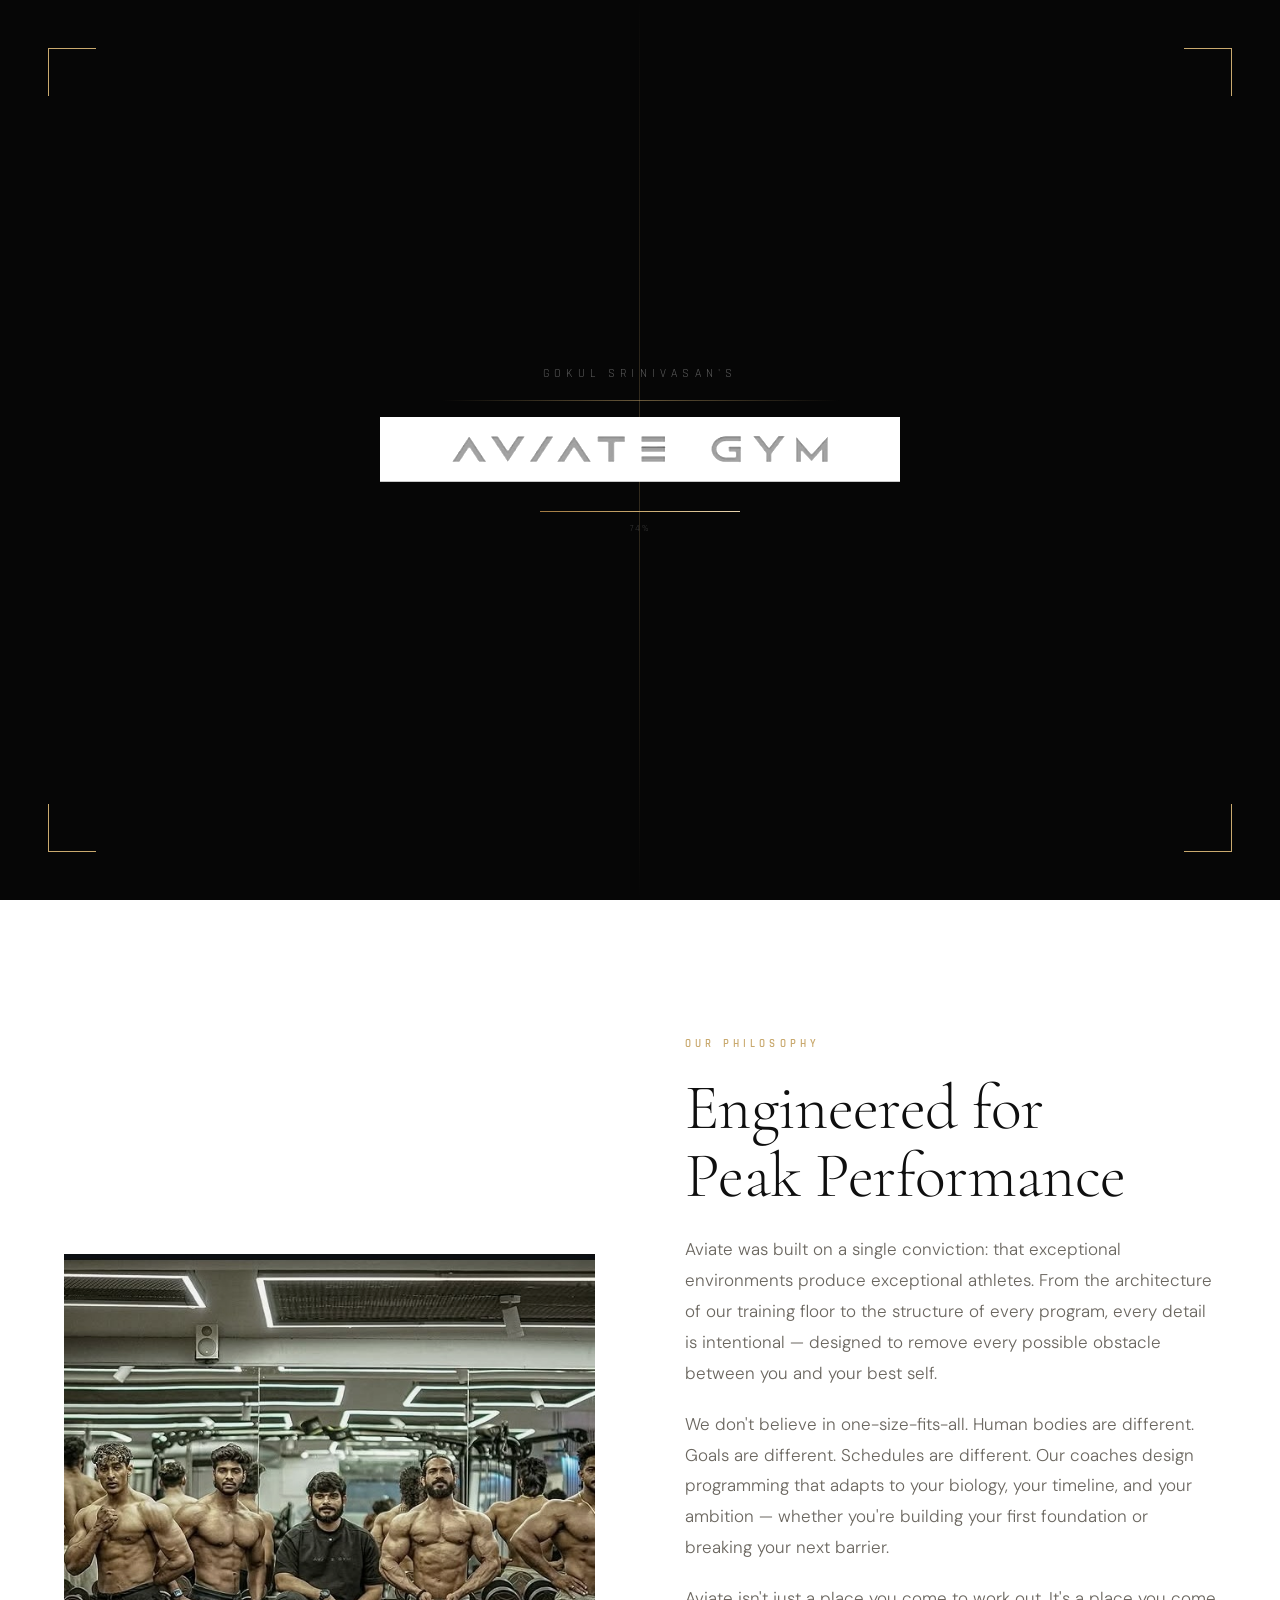
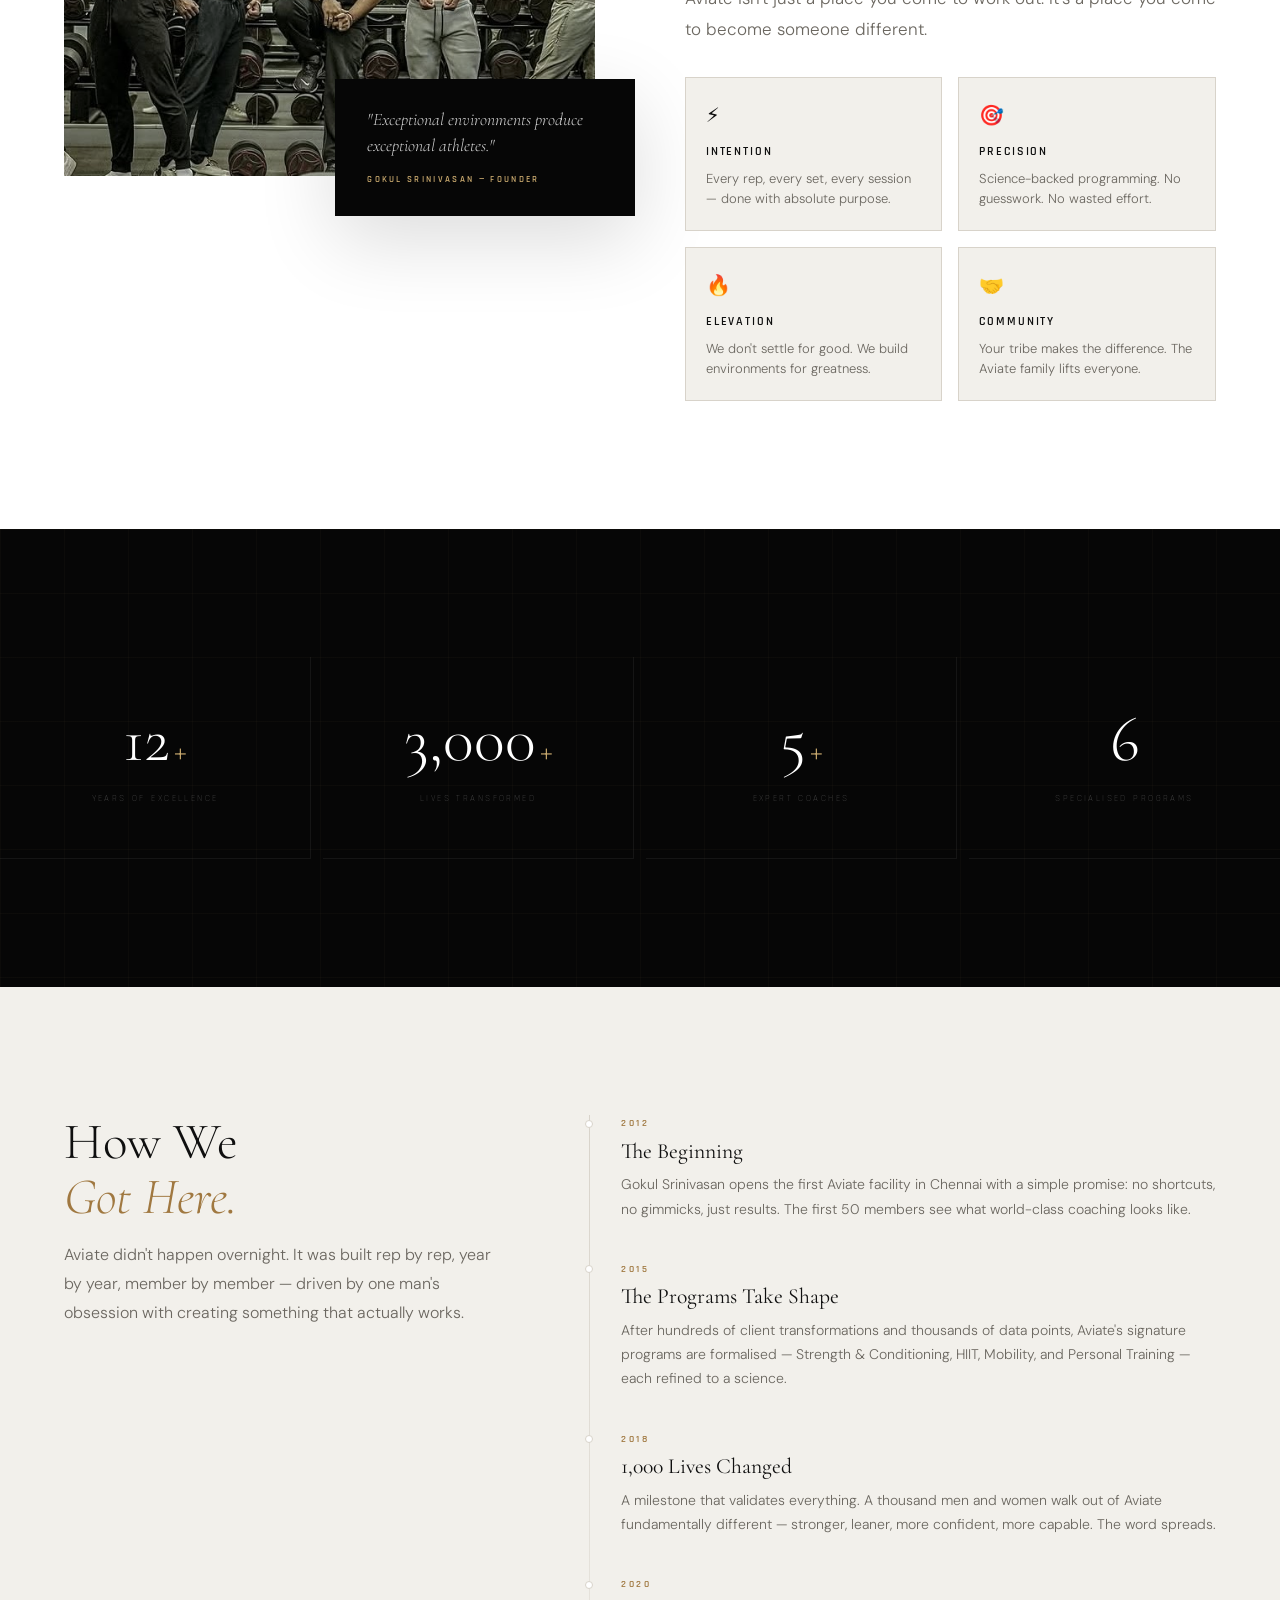
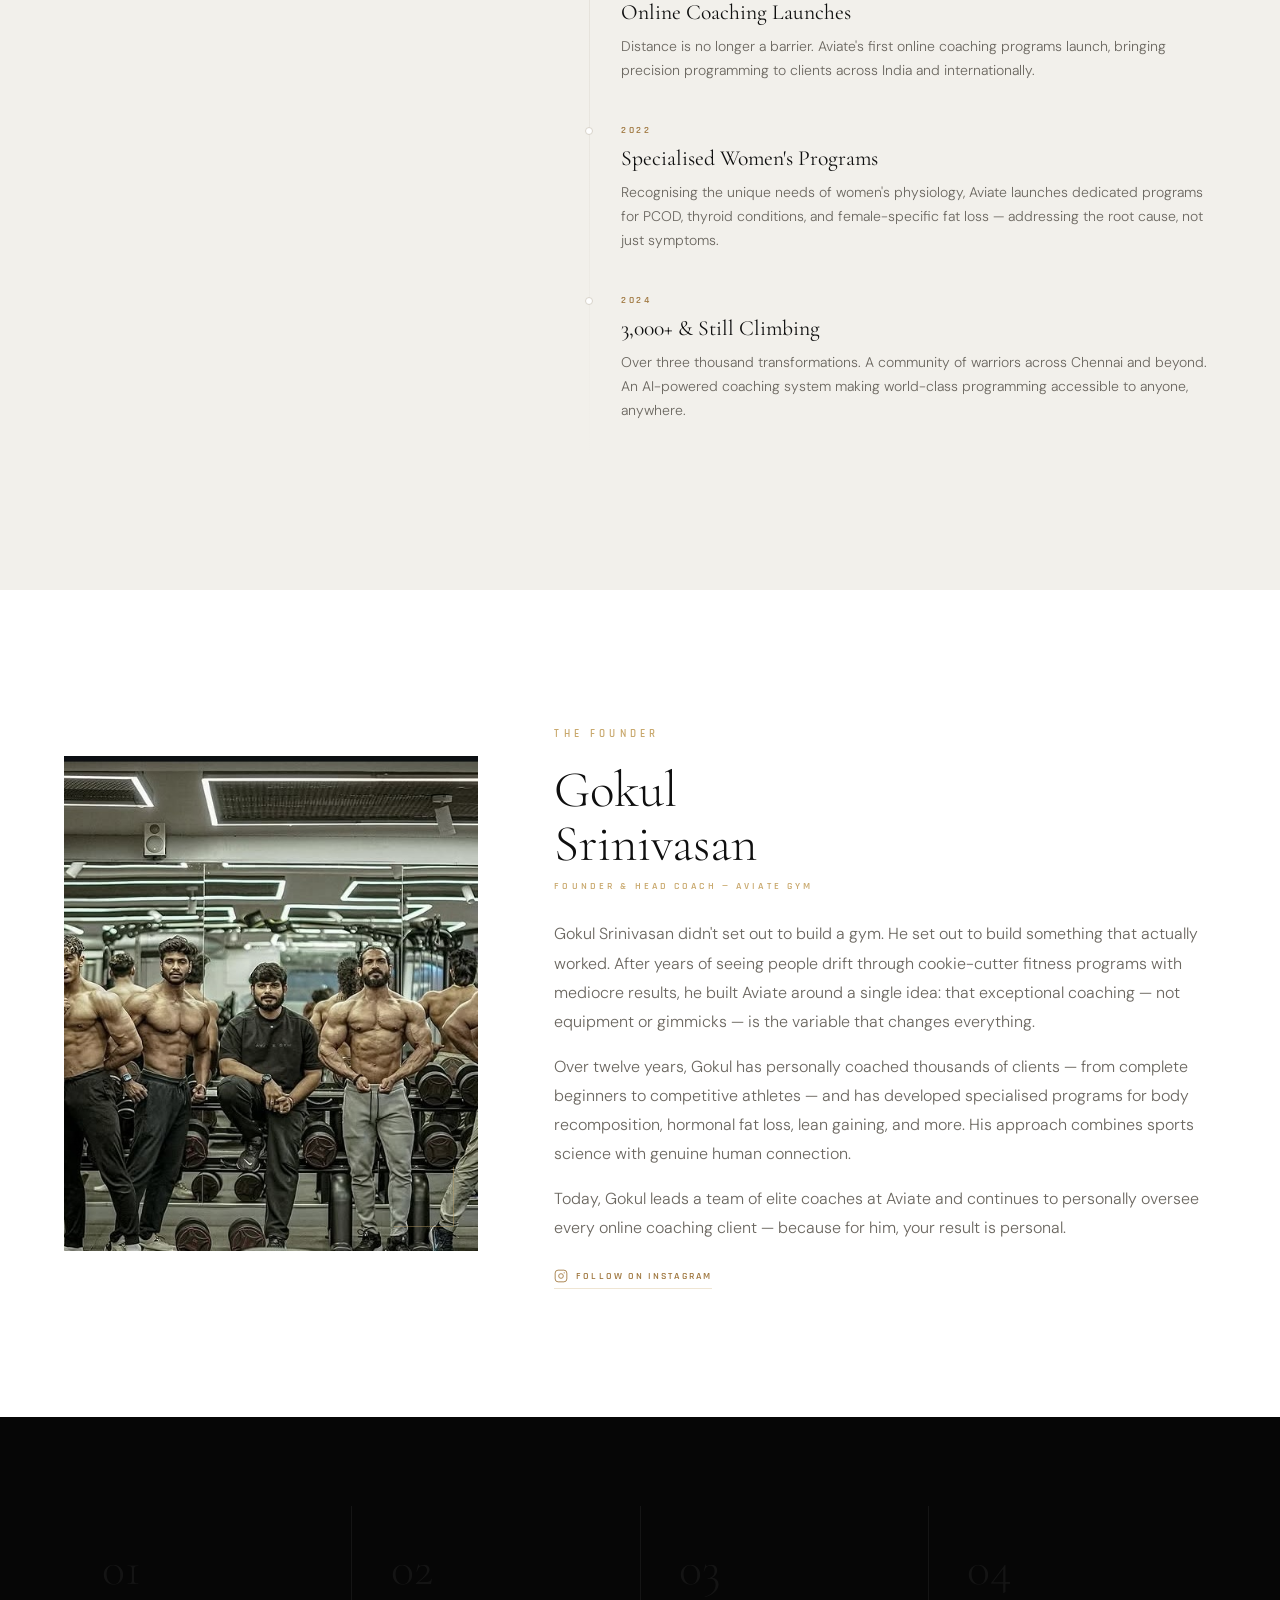
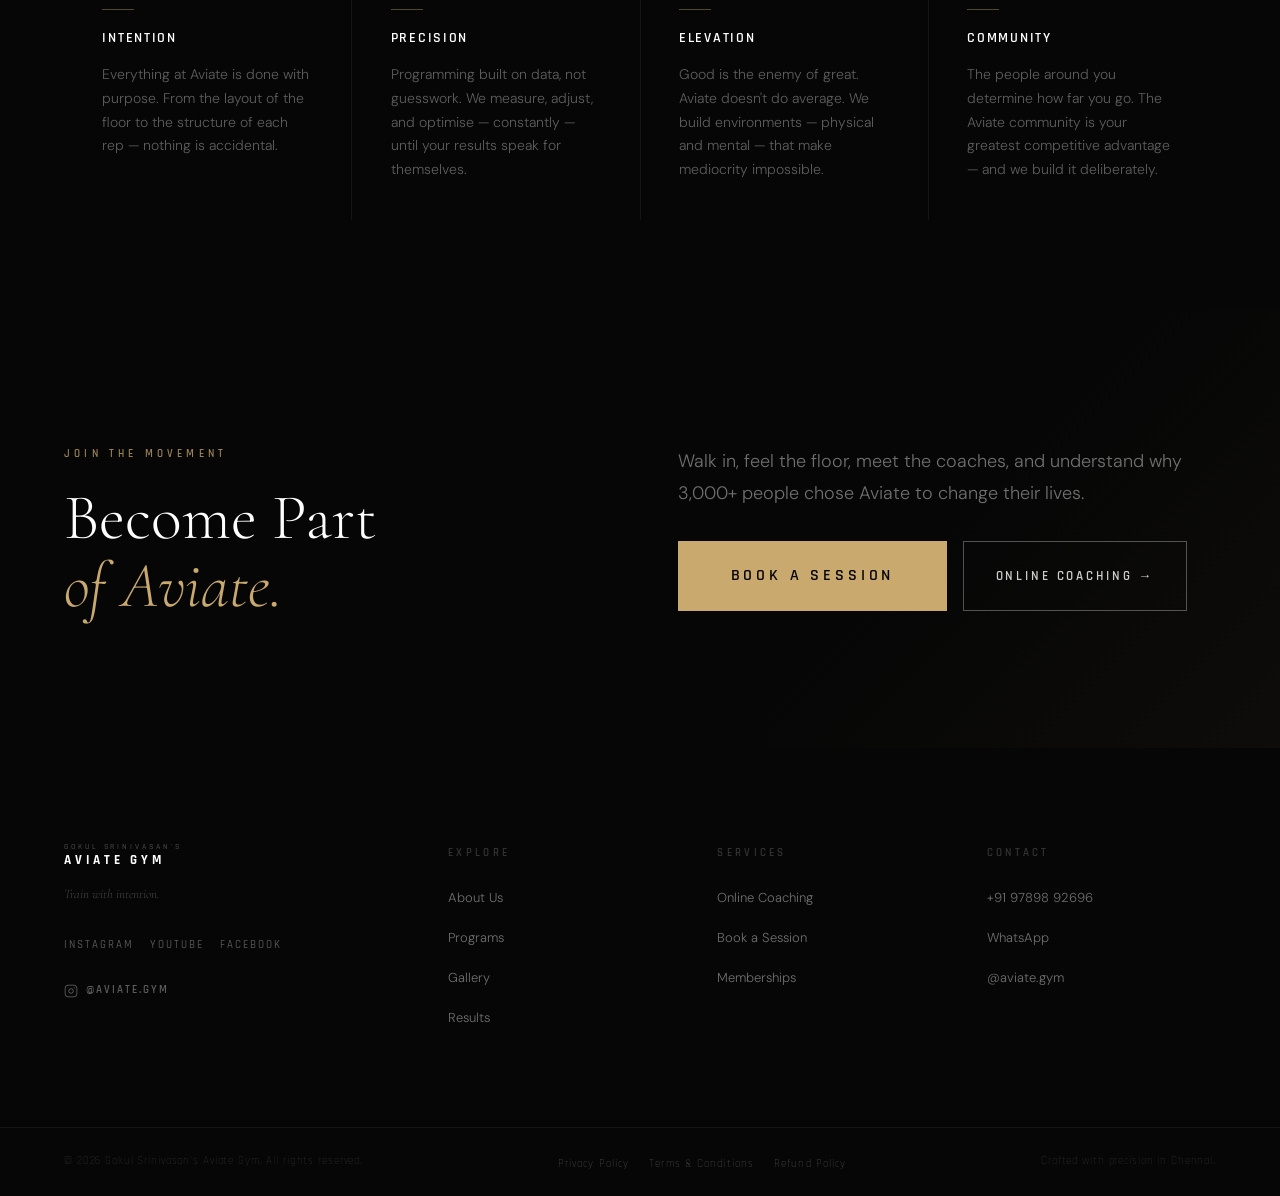
<file: about.html>
<!DOCTYPE html>
<html lang="en">
<head>
  <meta charset="UTF-8" />
  <meta name="viewport" content="width=device-width, initial-scale=1.0" />
  <meta name="description" content="About — Gokul Srinivasan's Aviate Gym. Our philosophy, our story, our coaches, and 12+ years transforming 3000+ lives in Chennai." />
  <title>About — Aviate Gym</title>

  <link rel="canonical" href="https://www.aviategym.in/about.html" />
  <meta name="theme-color" content="#060606" />
  <meta name="author" content="Gokul Srinivasan's Aviate Gym" />
  <meta name="robots" content="index, follow" />

  <!-- Open Graph -->
  <meta property="og:type" content="website" />
  <meta property="og:site_name" content="Aviate Gym" />
  <meta property="og:title" content="About — Aviate Gym" />
  <meta property="og:description" content="Our philosophy, our story, our coaches — 12+ years transforming 3000+ lives in Chennai." />
  <meta property="og:url" content="https://www.aviategym.in/about.html" />
  <meta property="og:image" content="https://www.aviategym.in/assets/images/gallery-3.jpg" />
  <meta property="og:locale" content="en_IN" />

  <!-- Twitter -->
  <meta name="twitter:card" content="summary_large_image" />
  <meta name="twitter:title" content="About — Aviate Gym" />
  <meta name="twitter:description" content="Our philosophy, our story, our coaches — 12+ years transforming 3000+ lives in Chennai." />
  <meta name="twitter:image" content="https://www.aviategym.in/assets/images/gallery-3.jpg" />

  <link rel="preconnect" href="https://fonts.googleapis.com" />
  <link rel="preconnect" href="https://fonts.gstatic.com" crossorigin />
  <link href="https://fonts.googleapis.com/css2?family=Cormorant+Garamond:ital,wght@0,300;0,400;0,600;1,300;1,400&family=Rajdhani:wght@300;400;500;600;700&family=DM+Sans:wght@200;300;400;500&display=swap" rel="stylesheet" />
  <link rel="stylesheet" href="style.css" />

  <style>

    /* ── Cinematic full-bleed hero ── */
    .about-hero {
      position: relative;
      height: 100svh;
      min-height: 640px;
      display: flex;
      align-items: center;
      overflow: hidden;
      background: var(--color-black);
    }

    .about-hero__bg { position: absolute; inset: 0; z-index: 0; }

    .about-hero__bg-img {
      width: 100%; height: 100%;
      object-fit: cover;
      object-position: center top;
      filter: brightness(0.28) grayscale(15%);
      transform: scale(1.04);
      animation: about-hero-drift 18s ease-in-out infinite alternate;
    }

    @keyframes about-hero-drift {
      from { transform: scale(1.04) translateX(0); }
      to   { transform: scale(1.06) translateX(-1.5%); }
    }

    .about-hero__overlay {
      position: absolute; inset: 0;
      background: linear-gradient(
        135deg,
        rgba(6,6,6,0.82) 0%,
        rgba(6,6,6,0.30) 60%,
        rgba(6,6,6,0.62) 100%
      );
    }

    .about-hero__content {
      position: relative; z-index: 2;
      width: 100%;
      padding-top: 78px;
    }

    .about-hero__inner { max-width: 820px; }

    .about-hero__eyebrow {
      display: inline-flex;
      align-items: center;
      gap: 0.75rem;
      font-family: var(--font-brand);
      font-size: 0.62rem;
      font-weight: 600;
      letter-spacing: 0.42em;
      text-transform: uppercase;
      color: var(--color-gold);
      margin-bottom: 1.5rem;
      animation: hero-up 1s cubic-bezier(0.16,1,0.3,1) 0.2s both;
    }

    .about-hero__rule {
      width: 28px; height: 1px;
      background: var(--color-gold); opacity: 0.7; display: block;
    }

    .about-hero__heading {
      font-family: var(--font-display);
      font-size: clamp(3.2rem, 8vw, 6.5rem);
      font-weight: 300;
      line-height: 0.98;
      letter-spacing: -0.025em;
      color: var(--color-white);
      margin-bottom: 1.75rem;
      animation: hero-up 1s cubic-bezier(0.16,1,0.3,1) 0.4s both;
    }

    .about-hero__heading em {
      font-style: italic;
      color: rgba(255,255,255,0.52);
    }

    .about-hero__sub {
      font-family: var(--font-body);
      font-size: clamp(1rem, 1.8vw, 1.2rem);
      font-weight: 300;
      line-height: 1.75;
      color: rgba(255,255,255,0.48);
      max-width: 48ch;
      animation: hero-up 1s cubic-bezier(0.16,1,0.3,1) 0.6s both;
    }

    .about-hero__scroll {
      position: absolute;
      bottom: 2.5rem; left: var(--container-pad);
      z-index: 2;
      display: flex;
      align-items: center;
      gap: 0.75rem;
      animation: hero-up 1s cubic-bezier(0.16,1,0.3,1) 1s both;
    }

    .about-hero__scroll-line {
      width: 48px; height: 1px;
      background: linear-gradient(to right, var(--color-gold), transparent);
      opacity: 0.5;
    }

    .about-hero__scroll-label {
      font-family: var(--font-brand);
      font-size: 0.52rem;
      letter-spacing: 0.32em;
      text-transform: uppercase;
      color: rgba(255,255,255,0.3);
    }

    .about-hero__year {
      position: absolute;
      bottom: 2.5rem; right: var(--container-pad);
      z-index: 2;
      text-align: right;
      animation: hero-up 1s cubic-bezier(0.16,1,0.3,1) 0.9s both;
    }

    .about-hero__year-num {
      font-family: var(--font-display);
      font-size: clamp(3rem, 6vw, 5rem);
      font-weight: 300;
      color: rgba(255,255,255,0.07);
      line-height: 1;
      letter-spacing: -0.02em;
    }

    .about-hero__year-label {
      font-family: var(--font-brand);
      font-size: 0.52rem;
      letter-spacing: 0.28em;
      text-transform: uppercase;
      color: rgba(255,255,255,0.22);
    }

    /* ── Philosophy ── */
    .philosophy { background: var(--color-white); }

    .philosophy__grid {
      display: grid;
      grid-template-columns: 1fr 1fr;
      gap: clamp(3rem, 7vw, 7rem);
      align-items: center;
    }

    .philosophy__media { position: relative; }

    .philosophy__img-wrap { overflow: hidden; line-height: 0; }

    .philosophy__img {
      width: 100%;
      height: clamp(420px, 58vh, 640px);
      object-fit: cover;
      object-position: center top;
      filter: grayscale(8%) brightness(0.97);
      transition: transform 1.4s cubic-bezier(0.25,0.46,0.45,0.94), filter 0.6s ease;
    }

    .philosophy__img-wrap:hover .philosophy__img {
      transform: scale(1.04);
      filter: grayscale(0%) brightness(1.01);
    }

    .philosophy__quote-card {
      position: absolute;
      bottom: -2.5rem; right: -2.5rem;
      background: var(--color-black);
      padding: 1.75rem 2rem;
      max-width: 300px;
      box-shadow: var(--shadow-xl);
    }

    .philosophy__quote-text {
      font-family: var(--font-display);
      font-size: 1.1rem;
      font-weight: 300;
      font-style: italic;
      line-height: 1.5;
      color: rgba(255,255,255,0.82);
      margin-bottom: 0.75rem;
    }

    .philosophy__quote-attr {
      font-family: var(--font-brand);
      font-size: 0.58rem;
      font-weight: 600;
      letter-spacing: 0.25em;
      text-transform: uppercase;
      color: var(--color-gold);
    }

    .philosophy__copy .section-heading { margin-bottom: 1.5rem; }

    .philosophy__body {
      font-family: var(--font-body);
      font-size: 1.0625rem;
      font-weight: 300;
      line-height: 1.82;
      color: var(--color-text-muted);
      margin-bottom: 1.25rem;
    }

    .philosophy__values {
      display: grid;
      grid-template-columns: 1fr 1fr;
      gap: 1rem;
      margin-top: 2rem;
    }

    .philosophy__value {
      padding: 1.25rem;
      border: 1px solid var(--color-grey-mid);
      background: var(--color-cream);
      transition: border-color 0.22s, box-shadow 0.22s, transform 0.22s;
    }

    .philosophy__value:hover {
      border-color: var(--color-gold);
      box-shadow: 0 4px 20px rgba(201,169,110,0.08);
      transform: translateY(-2px);
    }

    .philosophy__value-icon { font-size: 1.25rem; margin-bottom: 0.5rem; }

    .philosophy__value-title {
      font-family: var(--font-brand);
      font-size: 0.78rem;
      font-weight: 600;
      letter-spacing: 0.15em;
      text-transform: uppercase;
      color: var(--color-text);
      margin-bottom: 0.35rem;
    }

    .philosophy__value-desc {
      font-family: var(--font-body);
      font-size: 0.8125rem;
      font-weight: 300;
      color: var(--color-text-muted);
      line-height: 1.6;
    }

    /* ── Stats ── */
    .about-stats {
      background: var(--color-black);
      position: relative;
      overflow: hidden;
    }

    .about-stats::before {
      content: '';
      position: absolute; inset: 0;
      background-image:
        linear-gradient(rgba(201,169,110,0.03) 1px, transparent 1px),
        linear-gradient(90deg, rgba(201,169,110,0.03) 1px, transparent 1px);
      background-size: 64px 64px;
      pointer-events: none;
    }

    .about-stats__grid {
      display: grid;
      grid-template-columns: repeat(4, 1fr);
      position: relative;
      z-index: 1;
    }

    .about-stat-item {
      padding: clamp(2rem, 4vw, 3.5rem) clamp(1.5rem, 3vw, 2.5rem);
      border-right: 1px solid rgba(255,255,255,0.06);
      border-bottom: 1px solid rgba(255,255,255,0.06);
      display: flex;
      flex-direction: column;
      align-items: center;
      text-align: center;
      gap: 0.5rem;
      transition: background-color 0.25s;
    }

    .about-stat-item:hover { background-color: rgba(201,169,110,0.04); }
    .about-stat-item:nth-child(4n) { border-right: none; }

    .about-stat-item__num {
      font-family: var(--font-display);
      font-size: clamp(2.5rem, 5vw, 4rem);
      font-weight: 300;
      color: var(--color-white);
      line-height: 1;
    }

    .about-stat-item__suffix {
      font-family: var(--font-display);
      font-size: 2rem;
      font-weight: 300;
      color: var(--color-gold);
    }

    .about-stat-item__label {
      font-family: var(--font-brand);
      font-size: 0.58rem;
      letter-spacing: 0.26em;
      text-transform: uppercase;
      color: rgba(255,255,255,0.3);
      margin-top: 0.25rem;
    }

    /* ── Story / Timeline ── */
    .story { background: var(--color-cream); }

    .story__layout {
      display: grid;
      grid-template-columns: 1fr 1.4fr;
      gap: clamp(3rem, 6vw, 6rem);
      align-items: start;
    }

    .story__heading {
      font-family: var(--font-display);
      font-size: clamp(2rem, 4vw, 3.5rem);
      font-weight: 300;
      line-height: 1.08;
      color: var(--color-text);
      margin-bottom: 1rem;
      position: sticky;
      top: calc(78px + 2rem);
    }

    .story__heading em { font-style: italic; color: var(--color-gold-dark); }

    .story__intro {
      font-family: var(--font-body);
      font-size: 1rem;
      font-weight: 300;
      line-height: 1.8;
      color: var(--color-text-muted);
      margin-bottom: 1.5rem;
      position: sticky;
      top: calc(78px + 8rem);
    }

    .timeline {
      display: flex;
      flex-direction: column;
      gap: 0;
      position: relative;
    }

    .timeline::before {
      content: '';
      position: absolute;
      top: 0; bottom: 0; left: 0;
      width: 1px;
      background: linear-gradient(to bottom, var(--color-grey-mid), transparent);
    }

    .timeline-item {
      padding: 0 0 2.5rem 2rem;
      position: relative;
    }

    .timeline-item::before {
      content: '';
      position: absolute;
      left: -4px; top: 0.3rem;
      width: 8px; height: 8px;
      border-radius: 50%;
      background: var(--color-white);
      border: 1.5px solid var(--color-grey-mid);
      transition: background 0.22s, border-color 0.22s;
    }

    .timeline-item:hover::before {
      background: var(--color-gold);
      border-color: var(--color-gold);
    }

    .timeline-item__year {
      font-family: var(--font-brand);
      font-size: 0.62rem;
      font-weight: 600;
      letter-spacing: 0.28em;
      text-transform: uppercase;
      color: var(--color-gold-dark);
      margin-bottom: 0.4rem;
    }

    .timeline-item__title {
      font-family: var(--font-display);
      font-size: 1.35rem;
      font-weight: 400;
      color: var(--color-text);
      margin-bottom: 0.5rem;
      line-height: 1.2;
    }

    .timeline-item__body {
      font-family: var(--font-body);
      font-size: 0.875rem;
      font-weight: 300;
      line-height: 1.72;
      color: var(--color-text-muted);
    }

    /* ── Founder ── */
    .founder { background: var(--color-white); }

    .founder__grid {
      display: grid;
      grid-template-columns: 1fr 1.6fr;
      gap: clamp(3rem, 6vw, 6rem);
      align-items: center;
    }

    .founder__img-wrap {
      overflow: hidden;
      line-height: 0;
      position: relative;
    }

    .founder__img {
      width: 100%;
      height: clamp(400px, 55vh, 600px);
      object-fit: cover;
      object-position: center top;
      filter: grayscale(10%);
      transition: transform 1.4s cubic-bezier(0.25,0.46,0.45,0.94), filter 0.6s;
    }

    .founder__img-wrap:hover .founder__img {
      transform: scale(1.03);
      filter: grayscale(0%);
    }

    .founder__img-wrap::before {
      content: '';
      position: absolute;
      bottom: 1.5rem; right: 1.5rem;
      width: 60px; height: 60px;
      border-bottom: 1px solid var(--color-gold);
      border-right: 1px solid var(--color-gold);
      opacity: 0.4;
      z-index: 1;
      pointer-events: none;
    }

    .founder__name {
      font-family: var(--font-display);
      font-size: clamp(2rem, 4vw, 3.2rem);
      font-weight: 300;
      line-height: 1.05;
      color: var(--color-text);
      margin-bottom: 0.35rem;
    }

    .founder__title {
      font-family: var(--font-brand);
      font-size: 0.65rem;
      font-weight: 600;
      letter-spacing: 0.3em;
      text-transform: uppercase;
      color: var(--color-gold);
      margin-bottom: 1.5rem;
    }

    .founder__bio {
      font-family: var(--font-body);
      font-size: 1rem;
      font-weight: 300;
      line-height: 1.82;
      color: var(--color-text-muted);
      margin-bottom: 1rem;
    }

    .founder__social {
      display: flex;
      align-items: center;
      gap: 0.5rem;
      font-family: var(--font-brand);
      font-size: 0.65rem;
      font-weight: 600;
      letter-spacing: 0.2em;
      text-transform: uppercase;
      color: var(--color-gold-dark);
      margin-top: 1.5rem;
      padding-bottom: 3px;
      border-bottom: 1px solid rgba(201,169,110,0.3);
      width: fit-content;
      transition: color 0.18s, border-color 0.18s;
    }

    .founder__social:hover {
      color: var(--color-gold);
      border-color: var(--color-gold);
    }

    /* ── Values Strip ── */
    .values-strip {
      background: var(--color-black);
      padding-block: clamp(3rem, 7vw, 6rem);
      overflow: hidden;
    }

    .values-strip__inner {
      display: grid;
      grid-template-columns: repeat(4, 1fr);
      gap: 1px;
      background: rgba(255,255,255,0.06);
    }

    .value-block {
      background: var(--color-black);
      padding: clamp(1.5rem, 3vw, 2.5rem);
      transition: background-color 0.25s;
    }

    .value-block:hover { background-color: rgba(201,169,110,0.04); }

    .value-block__num {
      font-family: var(--font-display);
      font-size: 3rem;
      font-weight: 300;
      color: rgba(255,255,255,0.06);
      line-height: 1;
      margin-bottom: 1rem;
    }

    .value-block__line {
      width: 32px; height: 1px;
      background: var(--color-gold);
      opacity: 0.4;
      margin-bottom: 1rem;
    }

    .value-block__title {
      font-family: var(--font-brand);
      font-size: 0.9rem;
      font-weight: 600;
      letter-spacing: 0.12em;
      text-transform: uppercase;
      color: var(--color-white);
      margin-bottom: 0.75rem;
    }

    .value-block__desc {
      font-family: var(--font-body);
      font-size: 0.875rem;
      font-weight: 300;
      color: rgba(255,255,255,0.35);
      line-height: 1.7;
    }

    /* Responsive */
    @media (max-width: 1024px) {
      .philosophy__grid,
      .story__layout,
      .founder__grid { grid-template-columns: 1fr; gap: 3rem; }
      .philosophy__quote-card {
        position: relative; bottom: auto; right: auto;
        margin-top: 1.5rem; max-width: 100%;
      }
      .about-stats__grid { grid-template-columns: repeat(2, 1fr); }
      .about-stat-item:nth-child(2n) { border-right: none; }
      .story__heading, .story__intro { position: static; }
      .values-strip__inner { grid-template-columns: 1fr 1fr; }
    }

    @media (max-width: 768px) {
      .philosophy__values { grid-template-columns: 1fr; }
      .values-strip__inner { grid-template-columns: 1fr; }
      .about-stats__grid { grid-template-columns: 1fr 1fr; }
    }
  </style>
</head>

<body class="is-loading">

  <!-- PRELOADER -->
  <div class="preloader" id="preloader">
    <div class="preloader__panel preloader__panel--left"></div>
    <div class="preloader__panel preloader__panel--right"></div>
    <div class="preloader__corner preloader__corner--tl"></div>
    <div class="preloader__corner preloader__corner--tr"></div>
    <div class="preloader__corner preloader__corner--bl"></div>
    <div class="preloader__corner preloader__corner--br"></div>
    <div class="preloader__inner">
      <div class="preloader__owner-wrap"><span class="preloader__owner">GOKUL SRINIVASAN'S</span></div>
      <div class="preloader__line"></div>
      <div class="preloader__brand-wrap">
        <div class="preloader__logo-wrap">
          <img src="assets/images/aviate-logo.jpg" alt="Aviate Gym" class="preloader__logo-img" />
        </div>
      </div>
      <div class="preloader__bar-wrap">
        <div class="preloader__bar"><div class="preloader__fill"></div></div>
        <span class="preloader__percent" id="pl-percent">Loading...</span>
      </div>
    </div>
  </div>

  <!-- NAVIGATION -->
  <header class="site-header" id="site-header">
    <nav class="nav">
      <a href="index.html" class="nav__logo" aria-label="Aviate Gym home">
        <img src="assets/images/aviate-logo.jpg" alt="Gokul Srinivasan's Aviate Gym" class="nav__logo-img" />
      </a>
      <ul class="nav__links">
        <li><a href="about.html"           class="nav__link is-active">About</a></li>
        <li><a href="programs.html"        class="nav__link">Programs</a></li>
        <li><a href="online-coaching.html" class="nav__link">Online Coaching</a></li>
        <li><a href="gallery.html"         class="nav__link">Gallery</a></li>
        <li><a href="results.html"         class="nav__link">Results</a></li>
        <li><a href="booking.html"         class="nav__link nav__link--cta">Book a Session</a></li>
      </ul>
      <button class="nav__hamburger" aria-label="Toggle menu" aria-expanded="false">
        <span class="nav__hamburger-line"></span>
        <span class="nav__hamburger-line"></span>
      </button>
    </nav>
    <div class="mobile-menu" id="mobile-menu">
      <ul class="mobile-menu__links">
        <li><a href="about.html"           class="mobile-menu__link">About</a></li>
        <li><a href="programs.html"        class="mobile-menu__link">Programs</a></li>
        <li><a href="online-coaching.html" class="mobile-menu__link">Online Coaching</a></li>
        <li><a href="gallery.html"         class="mobile-menu__link">Gallery</a></li>
        <li><a href="results.html"         class="mobile-menu__link">Results</a></li>
        <li><a href="booking.html"         class="mobile-menu__link mobile-menu__link--cta">Book a Session</a></li>
      </ul>
    </div>
  </header>

  <main>

    <!-- ═══════════════════════════════
         HERO
    ═══════════════════════════════ -->
    <section class="about-hero">
      <div class="about-hero__bg">
        <img src="assets/images/gallery-3.jpg" alt="" aria-hidden="true" class="about-hero__bg-img" />
        <div class="about-hero__overlay"></div>
      </div>

      <div class="about-hero__content">
        <div class="container about-hero__inner">
          <p class="about-hero__eyebrow">
            <span class="about-hero__rule"></span>
            Our Story
          </p>
          <h1 class="about-hero__heading">
            More Than<br />A Gym.<br /><em>A Movement.</em>
          </h1>
          <p class="about-hero__sub">
            Aviate was born from a conviction that the right environment, the right coaching, and the right community can transform anyone. Twelve years later, 3,000+ lives prove it.
          </p>
        </div>
      </div>

      <div class="about-hero__scroll">
        <span class="about-hero__scroll-line"></span>
        <span class="about-hero__scroll-label">Scroll to explore</span>
      </div>

      <div class="about-hero__year">
        <p class="about-hero__year-num">2012</p>
        <p class="about-hero__year-label">Est. Chennai</p>
      </div>
    </section>


    <!-- ═══════════════════════════════
         PHILOSOPHY
    ═══════════════════════════════ -->
    <section class="philosophy">
      <div class="container philosophy__grid">

        <div class="philosophy__media reveal">
          <div class="philosophy__img-wrap">
            <img src="assets/images/gallery-3.jpg" alt="Aviate Gym philosophy" class="philosophy__img" loading="lazy" />
          </div>
          <div class="philosophy__quote-card">
            <p class="philosophy__quote-text">"Exceptional environments produce exceptional athletes."</p>
            <p class="philosophy__quote-attr">Gokul Srinivasan — Founder</p>
          </div>
        </div>

        <div class="philosophy__copy reveal">
          <p class="section-eyebrow">Our Philosophy</p>
          <h2 class="section-heading">Engineered for<br />Peak Performance</h2>
          <p class="philosophy__body">
            Aviate was built on a single conviction: that exceptional environments produce exceptional athletes. From the architecture of our training floor to the structure of every program, every detail is intentional — designed to remove every possible obstacle between you and your best self.
          </p>
          <p class="philosophy__body">
            We don't believe in one-size-fits-all. Human bodies are different. Goals are different. Schedules are different. Our coaches design programming that adapts to your biology, your timeline, and your ambition — whether you're building your first foundation or breaking your next barrier.
          </p>
          <p class="philosophy__body">
            Aviate isn't just a place you come to work out. It's a place you come to become someone different.
          </p>

          <div class="philosophy__values">
            <div class="philosophy__value">
              <div class="philosophy__value-icon">⚡</div>
              <p class="philosophy__value-title">Intention</p>
              <p class="philosophy__value-desc">Every rep, every set, every session — done with absolute purpose.</p>
            </div>
            <div class="philosophy__value">
              <div class="philosophy__value-icon">🎯</div>
              <p class="philosophy__value-title">Precision</p>
              <p class="philosophy__value-desc">Science-backed programming. No guesswork. No wasted effort.</p>
            </div>
            <div class="philosophy__value">
              <div class="philosophy__value-icon">🔥</div>
              <p class="philosophy__value-title">Elevation</p>
              <p class="philosophy__value-desc">We don't settle for good. We build environments for greatness.</p>
            </div>
            <div class="philosophy__value">
              <div class="philosophy__value-icon">🤝</div>
              <p class="philosophy__value-title">Community</p>
              <p class="philosophy__value-desc">Your tribe makes the difference. The Aviate family lifts everyone.</p>
            </div>
          </div>
        </div>

      </div>
    </section>


    <!-- ═══════════════════════════════
         STATS
    ═══════════════════════════════ -->
    <section class="about-stats">
      <div class="about-stats__grid">
        <div class="about-stat-item reveal">
          <div>
            <span class="about-stat-item__num">12</span>
            <span class="about-stat-item__suffix">+</span>
          </div>
          <span class="about-stat-item__label">Years of Excellence</span>
        </div>
        <div class="about-stat-item reveal">
          <div>
            <span class="about-stat-item__num">3,000</span>
            <span class="about-stat-item__suffix">+</span>
          </div>
          <span class="about-stat-item__label">Lives Transformed</span>
        </div>
        <div class="about-stat-item reveal">
          <div>
            <span class="about-stat-item__num">5</span>
            <span class="about-stat-item__suffix">+</span>
          </div>
          <span class="about-stat-item__label">Expert Coaches</span>
        </div>
        <div class="about-stat-item reveal">
          <div>
            <span class="about-stat-item__num">6</span>
            <span class="about-stat-item__suffix"></span>
          </div>
          <span class="about-stat-item__label">Specialised Programs</span>
        </div>
      </div>
    </section>


    <!-- ═══════════════════════════════
         STORY / TIMELINE
    ═══════════════════════════════ -->
    <section class="story">
      <div class="container story__layout">

        <div>
          <h2 class="story__heading reveal">How We<br /><em>Got Here.</em></h2>
          <p class="story__intro reveal">
            Aviate didn't happen overnight. It was built rep by rep, year by year, member by member — driven by one man's obsession with creating something that actually works.
          </p>
        </div>

        <div class="timeline reveal">
          <div class="timeline-item">
            <p class="timeline-item__year">2012</p>
            <h3 class="timeline-item__title">The Beginning</h3>
            <p class="timeline-item__body">Gokul Srinivasan opens the first Aviate facility in Chennai with a simple promise: no shortcuts, no gimmicks, just results. The first 50 members see what world-class coaching looks like.</p>
          </div>
          <div class="timeline-item">
            <p class="timeline-item__year">2015</p>
            <h3 class="timeline-item__title">The Programs Take Shape</h3>
            <p class="timeline-item__body">After hundreds of client transformations and thousands of data points, Aviate's signature programs are formalised — Strength & Conditioning, HIIT, Mobility, and Personal Training — each refined to a science.</p>
          </div>
          <div class="timeline-item">
            <p class="timeline-item__year">2018</p>
            <h3 class="timeline-item__title">1,000 Lives Changed</h3>
            <p class="timeline-item__body">A milestone that validates everything. A thousand men and women walk out of Aviate fundamentally different — stronger, leaner, more confident, more capable. The word spreads.</p>
          </div>
          <div class="timeline-item">
            <p class="timeline-item__year">2020</p>
            <h3 class="timeline-item__title">Online Coaching Launches</h3>
            <p class="timeline-item__body">Distance is no longer a barrier. Aviate's first online coaching programs launch, bringing precision programming to clients across India and internationally.</p>
          </div>
          <div class="timeline-item">
            <p class="timeline-item__year">2022</p>
            <h3 class="timeline-item__title">Specialised Women's Programs</h3>
            <p class="timeline-item__body">Recognising the unique needs of women's physiology, Aviate launches dedicated programs for PCOD, thyroid conditions, and female-specific fat loss — addressing the root cause, not just symptoms.</p>
          </div>
          <div class="timeline-item">
            <p class="timeline-item__year">2024</p>
            <h3 class="timeline-item__title">3,000+ &amp; Still Climbing</h3>
            <p class="timeline-item__body">Over three thousand transformations. A community of warriors across Chennai and beyond. An AI-powered coaching system making world-class programming accessible to anyone, anywhere.</p>
          </div>
        </div>

      </div>
    </section>


    <!-- ═══════════════════════════════
         FOUNDER
    ═══════════════════════════════ -->
    <section class="founder">
      <div class="container founder__grid">

        <div class="founder__img-wrap reveal">
          <img src="assets/images/gallery-3.jpg" alt="Gokul Srinivasan — Founder of Aviate Gym" class="founder__img" loading="lazy" />
        </div>

        <div class="reveal">
          <p class="section-eyebrow">The Founder</p>
          <h2 class="founder__name">Gokul<br />Srinivasan</h2>
          <p class="founder__title">Founder &amp; Head Coach — Aviate Gym</p>

          <p class="founder__bio">
            Gokul Srinivasan didn't set out to build a gym. He set out to build something that actually worked. After years of seeing people drift through cookie-cutter fitness programs with mediocre results, he built Aviate around a single idea: that exceptional coaching — not equipment or gimmicks — is the variable that changes everything.
          </p>
          <p class="founder__bio">
            Over twelve years, Gokul has personally coached thousands of clients — from complete beginners to competitive athletes — and has developed specialised programs for body recomposition, hormonal fat loss, lean gaining, and more. His approach combines sports science with genuine human connection.
          </p>
          <p class="founder__bio">
            Today, Gokul leads a team of elite coaches at Aviate and continues to personally oversee every online coaching client — because for him, your result is personal.
          </p>

          <a href="https://www.instagram.com/aviate.gym" target="_blank" rel="noopener" class="founder__social">
            <svg width="14" height="14" viewBox="0 0 24 24" fill="none" stroke="currentColor" stroke-width="1.5"><rect x="2" y="2" width="20" height="20" rx="5"/><circle cx="12" cy="12" r="4"/><circle cx="17.5" cy="6.5" r="1" fill="currentColor" stroke="none"/></svg>
            Follow on Instagram
          </a>
        </div>

      </div>
    </section>


    <!-- ═══════════════════════════════
         VALUES STRIP
    ═══════════════════════════════ -->
    <section class="values-strip">
      <div class="container">
        <div class="values-strip__inner reveal-stagger">

          <div class="value-block">
            <p class="value-block__num">01</p>
            <div class="value-block__line"></div>
            <h3 class="value-block__title">Intention</h3>
            <p class="value-block__desc">Everything at Aviate is done with purpose. From the layout of the floor to the structure of each rep — nothing is accidental.</p>
          </div>

          <div class="value-block">
            <p class="value-block__num">02</p>
            <div class="value-block__line"></div>
            <h3 class="value-block__title">Precision</h3>
            <p class="value-block__desc">Programming built on data, not guesswork. We measure, adjust, and optimise — constantly — until your results speak for themselves.</p>
          </div>

          <div class="value-block">
            <p class="value-block__num">03</p>
            <div class="value-block__line"></div>
            <h3 class="value-block__title">Elevation</h3>
            <p class="value-block__desc">Good is the enemy of great. Aviate doesn't do average. We build environments — physical and mental — that make mediocrity impossible.</p>
          </div>

          <div class="value-block">
            <p class="value-block__num">04</p>
            <div class="value-block__line"></div>
            <h3 class="value-block__title">Community</h3>
            <p class="value-block__desc">The people around you determine how far you go. The Aviate community is your greatest competitive advantage — and we build it deliberately.</p>
          </div>

        </div>
      </div>
    </section>


    <!-- ═══════════════════════════════
         CTA BAND
    ═══════════════════════════════ -->
    <section class="cta-band">
      <div class="container cta-band__inner reveal">
        <div class="cta-band__text">
          <p class="section-eyebrow">Join the Movement</p>
          <h2 class="cta-band__heading">Become Part<br /><em>of Aviate.</em></h2>
        </div>
        <div class="cta-band__action">
          <p class="cta-band__sub">Walk in, feel the floor, meet the coaches, and understand why 3,000+ people chose Aviate to change their lives.</p>
          <div style="display:flex;gap:1rem;flex-wrap:wrap;">
            <a href="booking.html"          class="btn btn--gold btn--large">Book a Session</a>
            <a href="online-coaching.html"  class="btn btn--outline-light">Online Coaching →</a>
          </div>
        </div>
      </div>
    </section>

  </main>


  <!-- FOOTER -->
  <footer class="site-footer">
    <div class="container site-footer__inner">
      <div class="site-footer__brand">
        <a href="index.html" class="site-footer__logo">
          <span class="site-footer__logo-owner">GOKUL SRINIVASAN'S</span>
          <span class="site-footer__logo-brand">AVIATE GYM</span>
        </a>
        <p class="site-footer__tagline">Train with intention.</p>
        <ul class="site-footer__socials">
          <li><a href="https://www.instagram.com/aviate.gym" target="_blank" rel="noopener" class="site-footer__social-link">Instagram</a></li>
          <li><a href="https://youtube.com/"                 target="_blank" rel="noopener" class="site-footer__social-link">YouTube</a></li>
          <li><a href="https://facebook.com/"                target="_blank" rel="noopener" class="site-footer__social-link">Facebook</a></li>
        </ul>
        <a href="https://www.instagram.com/aviate.gym" target="_blank" rel="noopener" class="site-footer__insta-badge">
          <svg width="14" height="14" viewBox="0 0 24 24" fill="none" stroke="currentColor" stroke-width="1.5"><rect x="2" y="2" width="20" height="20" rx="5"/><circle cx="12" cy="12" r="4"/><circle cx="17.5" cy="6.5" r="1" fill="currentColor" stroke="none"/></svg>
          @aviate.gym
        </a>
      </div>
      <nav class="site-footer__nav">
        <div class="site-footer__nav-col">
          <h3 class="site-footer__nav-heading">Explore</h3>
          <ul>
            <li><a href="about.html"    class="site-footer__nav-link">About Us</a></li>
            <li><a href="programs.html" class="site-footer__nav-link">Programs</a></li>
            <li><a href="gallery.html"  class="site-footer__nav-link">Gallery</a></li>
            <li><a href="results.html"  class="site-footer__nav-link">Results</a></li>
          </ul>
        </div>
        <div class="site-footer__nav-col">
          <h3 class="site-footer__nav-heading">Services</h3>
          <ul>
            <li><a href="online-coaching.html" class="site-footer__nav-link">Online Coaching</a></li>
            <li><a href="booking.html"         class="site-footer__nav-link">Book a Session</a></li>
            <li><a href="programs.html"        class="site-footer__nav-link">Memberships</a></li>
          </ul>
        </div>
        <div class="site-footer__nav-col">
          <h3 class="site-footer__nav-heading">Contact</h3>
          <ul>
            <li><a href="tel:+919789892696"          class="site-footer__nav-link">+91 97898 92696</a></li>
            <li><a href="https://wa.me/919789892696" target="_blank" rel="noopener" class="site-footer__nav-link">WhatsApp</a></li>
            <li><a href="https://www.instagram.com/aviate.gym" target="_blank" rel="noopener" class="site-footer__nav-link">@aviate.gym</a></li>
          </ul>
        </div>
      </nav>
    </div>
    <div class="site-footer__bottom">
      <div class="container site-footer__bottom-inner">
        <p class="site-footer__copy">© <span id="footer-year"></span> Gokul Srinivasan's Aviate Gym. All rights reserved.</p>
        <ul class="site-footer__legal">
          <li><a href="privacy-policy.html"        class="site-footer__legal-link">Privacy Policy</a></li>
          <li><a href="terms-and-conditions.html"  class="site-footer__legal-link">Terms &amp; Conditions</a></li>
          <li><a href="refund-policy.html"         class="site-footer__legal-link">Refund Policy</a></li>
        </ul>
        <p class="site-footer__credit">Crafted with precision in Chennai.</p>
      </div>
    </div>
  </footer>

  <script src="script.js" defer></script>
</body>
</html>
</file>
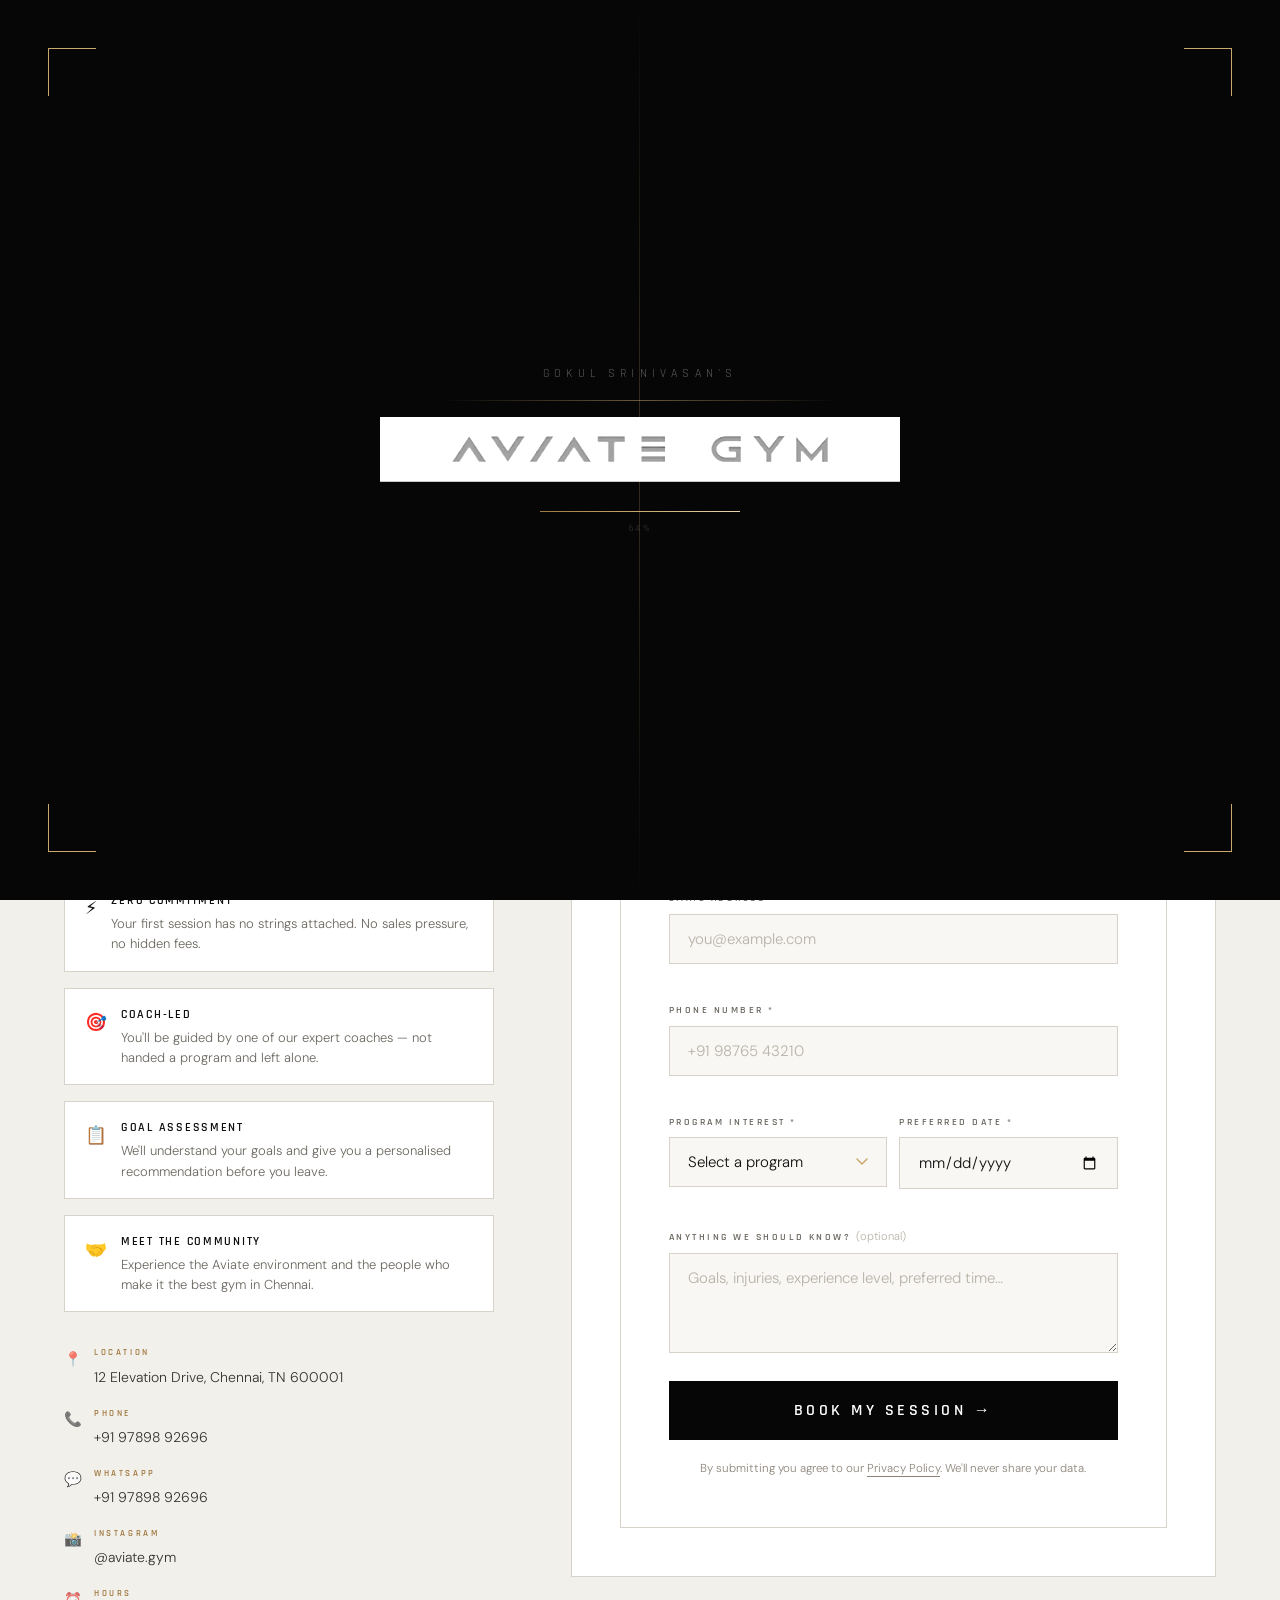
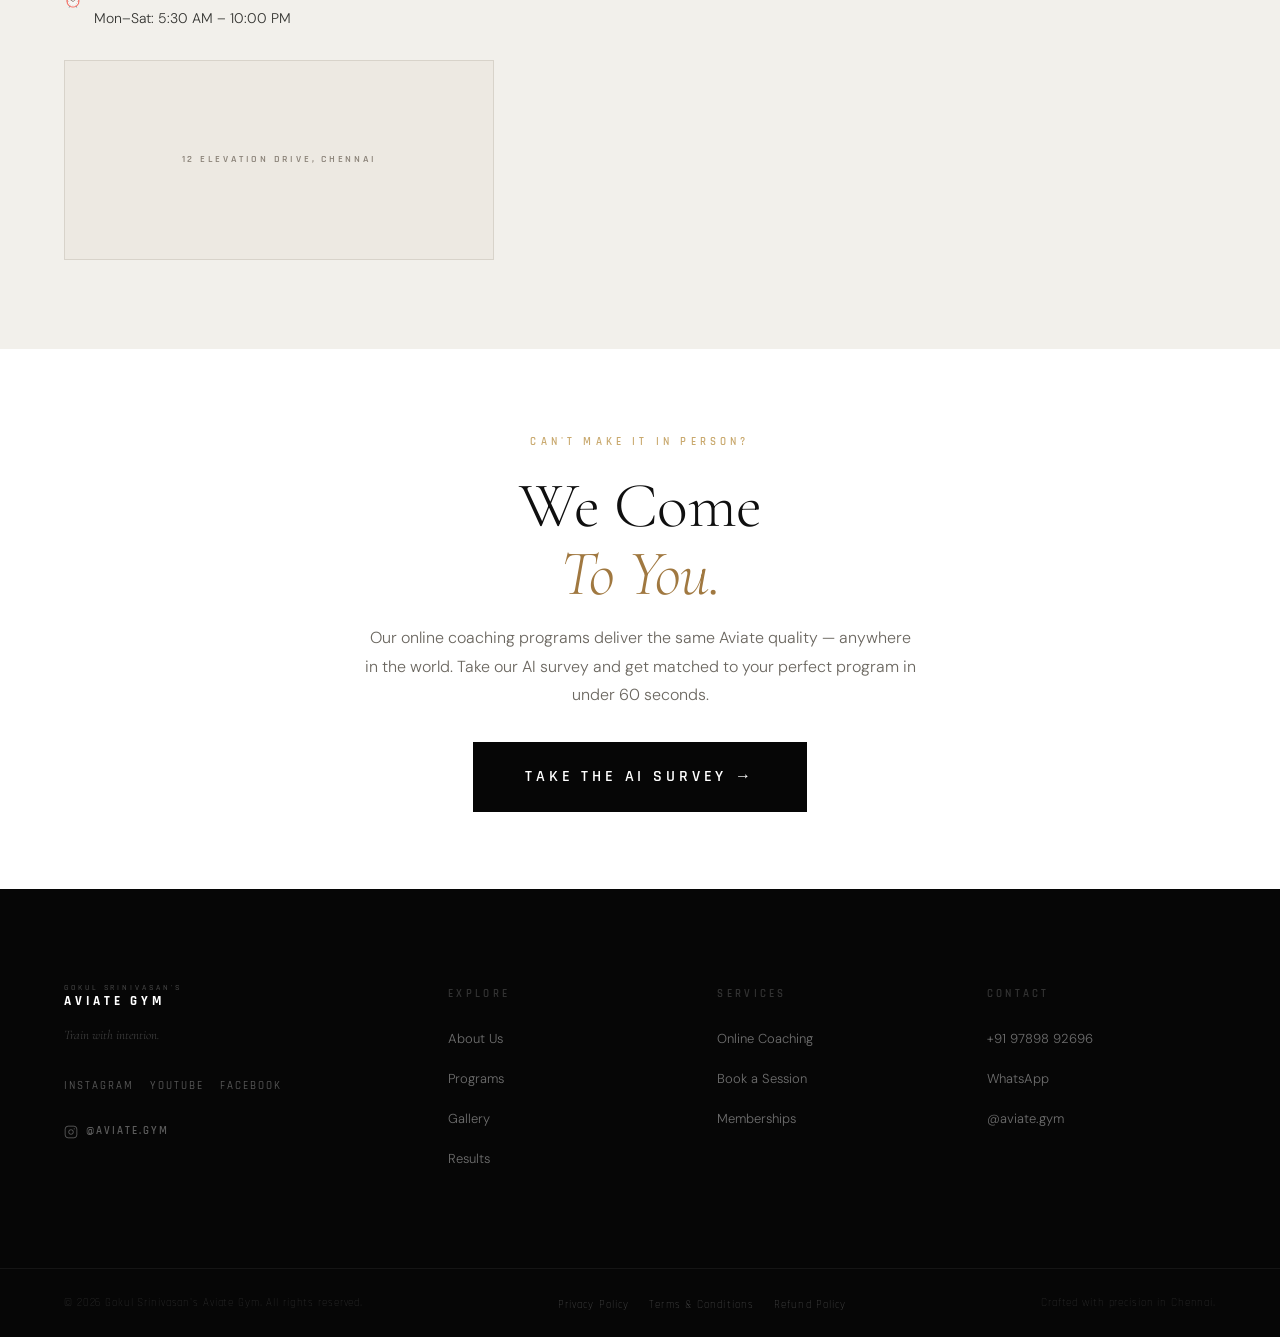
<file: booking.html>
<!DOCTYPE html>
<html lang="en">
<head>
  <meta charset="UTF-8" />
  <meta name="viewport" content="width=device-width, initial-scale=1.0" />
  <meta name="description" content="Book a Session — Gokul Srinivasan's Aviate Gym, Chennai. Reserve your free first session. Zero commitment, coach-led, goal assessment included." />
  <title>Book a Session — Aviate Gym</title>

  <link rel="canonical" href="https://www.aviategym.in/booking.html" />
  <meta name="theme-color" content="#060606" />
  <meta name="author" content="Gokul Srinivasan's Aviate Gym" />
  <meta name="robots" content="index, follow" />

  <!-- Open Graph -->
  <meta property="og:type" content="website" />
  <meta property="og:site_name" content="Aviate Gym" />
  <meta property="og:title" content="Book a Session — Aviate Gym" />
  <meta property="og:description" content="Reserve your free first session in Chennai. Zero commitment, coach-led, goal assessment included." />
  <meta property="og:url" content="https://www.aviategym.in/booking.html" />
  <meta property="og:image" content="https://www.aviategym.in/assets/images/gallery-1.jpg" />
  <meta property="og:locale" content="en_IN" />

  <!-- Twitter -->
  <meta name="twitter:card" content="summary_large_image" />
  <meta name="twitter:title" content="Book a Session — Aviate Gym" />
  <meta name="twitter:description" content="Reserve your free first session in Chennai. Zero commitment, coach-led, goal assessment included." />
  <meta name="twitter:image" content="https://www.aviategym.in/assets/images/gallery-1.jpg" />

  <link rel="preconnect" href="https://fonts.googleapis.com" />
  <link rel="preconnect" href="https://fonts.gstatic.com" crossorigin />
  <link href="https://fonts.googleapis.com/css2?family=Cormorant+Garamond:ital,wght@0,300;0,400;0,600;1,300;1,400&family=Rajdhani:wght@300;400;500;600;700&family=DM+Sans:wght@200;300;400;500&display=swap" rel="stylesheet" />
  <link rel="stylesheet" href="style.css" />

  <style>
    .booking-hero {
      position: relative;
      min-height: 52svh;
      display: flex;
      align-items: flex-end;
      padding-top: 78px;
      padding-bottom: clamp(3rem,5vw,4.5rem);
      background: var(--color-black);
      overflow: hidden;
    }

    .booking-hero__bg {
      position: absolute; inset: 0;
    }

    .booking-hero__bg-img {
      width: 100%; height: 100%;
      object-fit: cover;
      filter: brightness(0.20) grayscale(20%);
    }

    .booking-hero__overlay {
      position: absolute; inset: 0;
      background: linear-gradient(to top, rgba(6,6,6,0.96) 0%, rgba(6,6,6,0.25) 100%);
    }

    .booking-hero__grid {
      position: absolute; inset: 0;
      background-image:
        linear-gradient(rgba(201,169,110,0.03) 1px, transparent 1px),
        linear-gradient(90deg, rgba(201,169,110,0.03) 1px, transparent 1px);
      background-size: 64px 64px;
    }

    .booking-hero__content { position: relative; z-index: 2; width: 100%; }

    .booking-hero__eyebrow {
      display: inline-flex;
      align-items: center;
      gap: 0.75rem;
      font-family: var(--font-brand);
      font-size: 0.62rem;
      font-weight: 600;
      letter-spacing: 0.42em;
      text-transform: uppercase;
      color: var(--color-gold);
      margin-bottom: 1.25rem;
      animation: hero-up 1s cubic-bezier(0.16,1,0.3,1) 0.2s both;
    }

    .booking-hero__rule { width: 28px; height: 1px; background: var(--color-gold); opacity: 0.7; display: block; }

    .booking-hero__heading {
      font-family: var(--font-display);
      font-size: clamp(3rem, 7vw, 6rem);
      font-weight: 300;
      line-height: 0.98;
      letter-spacing: -0.025em;
      color: var(--color-white);
      margin-bottom: 1rem;
      animation: hero-up 1s cubic-bezier(0.16,1,0.3,1) 0.4s both;
    }

    .booking-hero__heading em { font-style: italic; color: var(--color-gold); }

    .booking-hero__sub {
      font-family: var(--font-body);
      font-size: 1.0625rem;
      font-weight: 300;
      line-height: 1.72;
      color: rgba(255,255,255,0.45);
      max-width: 50ch;
      animation: hero-up 1s cubic-bezier(0.16,1,0.3,1) 0.6s both;
    }

    /* Main booking layout */
    .booking-main {
      background: var(--color-cream);
      padding-block: clamp(3rem, 7vw, 6rem);
    }

    .booking-layout {
      display: grid;
      grid-template-columns: 1fr 1.5fr;
      gap: clamp(3rem, 6vw, 6rem);
      align-items: start;
    }

    /* Info panel */
    .booking-info {
      position: sticky;
      top: calc(78px + 2rem);
    }

    .booking-info .section-heading { margin-bottom: 1rem; }

    .booking-info__body {
      font-family: var(--font-body);
      font-size: 1rem;
      font-weight: 300;
      line-height: 1.8;
      color: var(--color-text-muted);
      margin-bottom: 2rem;
    }

    /* Perks list */
    .booking-perks {
      display: flex;
      flex-direction: column;
      gap: 1rem;
      margin-bottom: 2rem;
    }

    .booking-perk {
      display: flex;
      align-items: flex-start;
      gap: 0.875rem;
      padding: 1rem 1.25rem;
      background: var(--color-white);
      border: 1px solid var(--color-grey-mid);
      transition: border-color 0.22s;
    }

    .booking-perk:hover { border-color: var(--color-gold); }

    .booking-perk__icon {
      font-size: 1.1rem;
      flex-shrink: 0;
      margin-top: 2px;
    }

    .booking-perk__text {
      flex: 1;
    }

    .booking-perk__title {
      font-family: var(--font-brand);
      font-size: 0.72rem;
      font-weight: 600;
      letter-spacing: 0.15em;
      text-transform: uppercase;
      color: var(--color-text);
      margin-bottom: 0.2rem;
    }

    .booking-perk__desc {
      font-family: var(--font-body);
      font-size: 0.8125rem;
      font-weight: 300;
      color: var(--color-text-muted);
      line-height: 1.55;
    }

    /* Contact details */
    .booking-contact-list {
      display: flex;
      flex-direction: column;
      gap: 0.875rem;
    }

    .booking-contact-item {
      display: flex;
      align-items: flex-start;
      gap: 0.75rem;
    }

    .booking-contact-icon {
      font-size: 0.9rem;
      flex-shrink: 0;
      margin-top: 0.15rem;
      opacity: 0.7;
    }

    .booking-contact-text {
      flex: 1;
    }

    .booking-contact-label {
      font-family: var(--font-brand);
      font-size: 0.58rem;
      font-weight: 600;
      letter-spacing: 0.28em;
      text-transform: uppercase;
      color: var(--color-gold-dark);
      display: block;
      margin-bottom: 2px;
    }

    .booking-contact-val {
      font-family: var(--font-body);
      font-size: 0.875rem;
      font-weight: 300;
      color: var(--color-text-soft);
    }

    .booking-contact-val a { transition: color 0.18s; }
    .booking-contact-val a:hover { color: var(--color-gold-dark); }

    /* Map placeholder */
    .booking-map {
      width: 100%;
      height: 200px;
      background: var(--color-grey-light);
      border: 1px solid var(--color-grey-mid);
      display: flex;
      align-items: center;
      justify-content: center;
      margin-top: 1.75rem;
      overflow: hidden;
      position: relative;
    }

    .booking-map__label {
      font-family: var(--font-brand);
      font-size: 0.62rem;
      font-weight: 600;
      letter-spacing: 0.28em;
      text-transform: uppercase;
      color: var(--color-grey-muted);
    }

    .booking-map iframe {
      width: 100%; height: 100%;
      border: none;
      filter: grayscale(30%) contrast(1.05);
    }

    /* Form card */
    .booking-form-card {
      background: var(--color-white);
      border: 1px solid var(--color-grey-mid);
      padding: clamp(1.75rem, 4vw, 3rem);
    }

    .booking-form-card__title {
      font-family: var(--font-display);
      font-size: 1.75rem;
      font-weight: 300;
      color: var(--color-text);
      margin-bottom: 0.25rem;
      line-height: 1.15;
    }

    .booking-form-card__sub {
      font-family: var(--font-body);
      font-size: 0.8125rem;
      font-weight: 300;
      color: var(--color-text-muted);
      margin-bottom: 2rem;
    }

    /* Form uses booking-form classes from style.css */
    .booking-form { display: flex; flex-direction: column; gap: 1.25rem; }
    .booking-form__row { display: grid; grid-template-columns: 1fr 1fr; gap: 0.75rem; }
    .booking-form__field { display: flex; flex-direction: column; gap: 0.4rem; }

    .booking-form__label {
      font-family: var(--font-brand);
      font-size: 0.62rem;
      font-weight: 600;
      letter-spacing: 0.25em;
      text-transform: uppercase;
      color: var(--color-text-muted);
    }

    .booking-form__optional {
      font-family: var(--font-body);
      font-weight: 300;
      text-transform: none;
      letter-spacing: 0;
      color: var(--color-grey-subtle);
      font-size: 0.7rem;
    }

    .booking-form__input,
    .booking-form__select,
    .booking-form__textarea {
      width: 100%;
      background: var(--color-off-white);
      border: 1px solid var(--color-grey-mid);
      border-radius: 0;
      padding: 0.875rem 1.125rem;
      font-family: var(--font-body);
      font-size: 0.9375rem;
      font-weight: 300;
      color: var(--color-text);
      appearance: none;
      -webkit-appearance: none;
      outline: none;
      transition: border-color 0.18s, box-shadow 0.18s, background-color 0.18s;
    }

    .booking-form__input::placeholder,
    .booking-form__textarea::placeholder { color: var(--color-grey-subtle); }

    .booking-form__input:focus,
    .booking-form__select:focus,
    .booking-form__textarea:focus {
      border-color: var(--color-gold);
      background: var(--color-white);
      box-shadow: 0 0 0 3px rgba(201,169,110,0.10);
    }

    .booking-form__input.is-invalid,
    .booking-form__select.is-invalid { border-color: #9a0020; }

    .booking-form__error {
      font-family: var(--font-body);
      font-size: 0.72rem;
      color: #9a0020;
      min-height: 1em;
    }

    .booking-form__select {
      cursor: pointer;
      background-image: url("data:image/svg+xml,%3Csvg xmlns='http://www.w3.org/2000/svg' width='12' height='8' viewBox='0 0 12 8'%3E%3Cpath d='M1 1l5 5 5-5' stroke='%23c9a96e' stroke-width='1.5' fill='none' stroke-linecap='round'/%3E%3C/svg%3E");
      background-repeat: no-repeat;
      background-position: right 1.125rem center;
      padding-right: 2.5rem;
    }

    .booking-form__textarea { resize: vertical; min-height: 100px; }

    .booking-form__disclaimer {
      font-family: var(--font-body);
      font-size: 0.72rem;
      font-weight: 300;
      color: var(--color-grey-muted);
      text-align: center;
      line-height: 1.6;
    }

    .booking-form__policy-link {
      border-bottom: 1px solid currentColor;
      transition: opacity 0.18s;
    }

    .booking-form__policy-link:hover { opacity: 0.6; }

    /* Responsive */
    @media (max-width: 1024px) {
      .booking-layout { grid-template-columns: 1fr; }
      .booking-info { position: static; }
    }

    @media (max-width: 768px) {
      .booking-form__row { grid-template-columns: 1fr; }
    }
  </style>
</head>

<body class="is-loading">

  <!-- PRELOADER -->
  <div class="preloader" id="preloader">
    <div class="preloader__panel preloader__panel--left"></div>
    <div class="preloader__panel preloader__panel--right"></div>
    <div class="preloader__corner preloader__corner--tl"></div>
    <div class="preloader__corner preloader__corner--tr"></div>
    <div class="preloader__corner preloader__corner--bl"></div>
    <div class="preloader__corner preloader__corner--br"></div>
    <div class="preloader__inner">
      <div class="preloader__owner-wrap"><span class="preloader__owner">GOKUL SRINIVASAN'S</span></div>
      <div class="preloader__line"></div>
      <div class="preloader__brand-wrap">
        <div class="preloader__logo-wrap">
          <img src="assets/images/aviate-logo.jpg" alt="Aviate Gym" class="preloader__logo-img" />
        </div>
      </div>
      <div class="preloader__bar-wrap">
        <div class="preloader__bar"><div class="preloader__fill"></div></div>
        <span class="preloader__percent" id="pl-percent">Loading...</span>
      </div>
    </div>
  </div>

  <!-- NAVIGATION -->
  <header class="site-header" id="site-header">
    <nav class="nav">
      <a href="index.html" class="nav__logo" aria-label="Aviate Gym home">
        <img src="assets/images/aviate-logo.jpg" alt="Gokul Srinivasan's Aviate Gym" class="nav__logo-img" />
      </a>
      <ul class="nav__links">
        <li><a href="about.html"           class="nav__link">About</a></li>
        <li><a href="programs.html"        class="nav__link">Programs</a></li>
        <li><a href="online-coaching.html" class="nav__link">Online Coaching</a></li>
        <li><a href="gallery.html"         class="nav__link">Gallery</a></li>
        <li><a href="results.html"         class="nav__link">Results</a></li>
        <li><a href="booking.html"         class="nav__link nav__link--cta is-active">Book a Session</a></li>
      </ul>
      <button class="nav__hamburger" aria-label="Toggle menu" aria-expanded="false">
        <span class="nav__hamburger-line"></span>
        <span class="nav__hamburger-line"></span>
      </button>
    </nav>
    <div class="mobile-menu" id="mobile-menu">
      <ul class="mobile-menu__links">
        <li><a href="about.html"           class="mobile-menu__link">About</a></li>
        <li><a href="programs.html"        class="mobile-menu__link">Programs</a></li>
        <li><a href="online-coaching.html" class="mobile-menu__link">Online Coaching</a></li>
        <li><a href="gallery.html"         class="mobile-menu__link">Gallery</a></li>
        <li><a href="results.html"         class="mobile-menu__link">Results</a></li>
        <li><a href="booking.html"         class="mobile-menu__link mobile-menu__link--cta">Book a Session</a></li>
      </ul>
    </div>
  </header>

  <main>

    <!-- HERO -->
    <section class="booking-hero">
      <div class="booking-hero__bg">
        <img src="assets/images/gallery-1.jpg" alt="" aria-hidden="true" class="booking-hero__bg-img" />
        <div class="booking-hero__overlay"></div>
      </div>
      <div class="booking-hero__grid" aria-hidden="true"></div>
      <div class="booking-hero__content">
        <div class="container">
          <p class="booking-hero__eyebrow">
            <span class="booking-hero__rule"></span>
            First Session
          </p>
          <h1 class="booking-hero__heading">
            Begin Your<br /><em>Transformation.</em>
          </h1>
          <p class="booking-hero__sub">
            One session. Zero pressure. Experience what intentional training truly feels like.
          </p>
        </div>
      </div>
    </section>


    <!-- BOOKING MAIN -->
    <section class="booking-main" id="booking">
      <div class="container booking-layout">

        <!-- Info -->
        <div class="booking-info reveal">
          <p class="section-eyebrow">Take the First Step</p>
          <h2 class="section-heading">Book Your<br />Session</h2>
          <p class="booking-info__body">
            Spend your first session with one of our coaches — on the floor, with the equipment, inside the community — and decide from experience, not assumption.
          </p>

          <div class="booking-perks">
            <div class="booking-perk">
              <span class="booking-perk__icon">⚡</span>
              <div class="booking-perk__text">
                <p class="booking-perk__title">Zero Commitment</p>
                <p class="booking-perk__desc">Your first session has no strings attached. No sales pressure, no hidden fees.</p>
              </div>
            </div>
            <div class="booking-perk">
              <span class="booking-perk__icon">🎯</span>
              <div class="booking-perk__text">
                <p class="booking-perk__title">Coach-Led</p>
                <p class="booking-perk__desc">You'll be guided by one of our expert coaches — not handed a program and left alone.</p>
              </div>
            </div>
            <div class="booking-perk">
              <span class="booking-perk__icon">📋</span>
              <div class="booking-perk__text">
                <p class="booking-perk__title">Goal Assessment</p>
                <p class="booking-perk__desc">We'll understand your goals and give you a personalised recommendation before you leave.</p>
              </div>
            </div>
            <div class="booking-perk">
              <span class="booking-perk__icon">🤝</span>
              <div class="booking-perk__text">
                <p class="booking-perk__title">Meet the Community</p>
                <p class="booking-perk__desc">Experience the Aviate environment and the people who make it the best gym in Chennai.</p>
              </div>
            </div>
          </div>

          <div class="booking-contact-list">
            <div class="booking-contact-item">
              <span class="booking-contact-icon">📍</span>
              <div class="booking-contact-text">
                <span class="booking-contact-label">Location</span>
                <span class="booking-contact-val">12 Elevation Drive, Chennai, TN 600001</span>
              </div>
            </div>
            <div class="booking-contact-item">
              <span class="booking-contact-icon">📞</span>
              <div class="booking-contact-text">
                <span class="booking-contact-label">Phone</span>
                <span class="booking-contact-val">
                  <a href="tel:+919789892696">+91 97898 92696</a>
                </span>
              </div>
            </div>
            <div class="booking-contact-item">
              <span class="booking-contact-icon">💬</span>
              <div class="booking-contact-text">
                <span class="booking-contact-label">WhatsApp</span>
                <span class="booking-contact-val">
                  <a href="https://wa.me/919789892696" target="_blank" rel="noopener">+91 97898 92696</a>
                </span>
              </div>
            </div>
            <div class="booking-contact-item">
              <span class="booking-contact-icon">📸</span>
              <div class="booking-contact-text">
                <span class="booking-contact-label">Instagram</span>
                <span class="booking-contact-val">
                  <a href="https://www.instagram.com/aviate.gym" target="_blank" rel="noopener">@aviate.gym</a>
                </span>
              </div>
            </div>
            <div class="booking-contact-item">
              <span class="booking-contact-icon">⏰</span>
              <div class="booking-contact-text">
                <span class="booking-contact-label">Hours</span>
                <span class="booking-contact-val">Mon–Sat: 5:30 AM – 10:00 PM</span>
              </div>
            </div>
          </div>

          <div class="booking-map">
            <span class="booking-map__label">12 Elevation Drive, Chennai</span>
          </div>
        </div>

        <!-- Form -->
        <div class="reveal">
          <div class="booking-form-card">
            <h3 class="booking-form-card__title">Begin My<br />Transformation</h3>
            <p class="booking-form-card__sub">Fill in your details and we'll confirm your session within 24 hours.</p>

            <form class="booking-form" id="booking-form" novalidate>

              <div class="booking-form__row">
                <div class="booking-form__field">
                  <label class="booking-form__label" for="field-first-name">First Name *</label>
                  <input class="booking-form__input" type="text" id="field-first-name" name="first_name" placeholder="Alex" required autocomplete="given-name" />
                  <span class="booking-form__error" role="alert"></span>
                </div>
                <div class="booking-form__field">
                  <label class="booking-form__label" for="field-last-name">Last Name *</label>
                  <input class="booking-form__input" type="text" id="field-last-name" name="last_name" placeholder="Morgan" required autocomplete="family-name" />
                  <span class="booking-form__error" role="alert"></span>
                </div>
              </div>

              <div class="booking-form__field">
                <label class="booking-form__label" for="field-email">Email Address *</label>
                <input class="booking-form__input" type="email" id="field-email" name="email" placeholder="you@example.com" required autocomplete="email" />
                <span class="booking-form__error" role="alert"></span>
              </div>

              <div class="booking-form__field">
                <label class="booking-form__label" for="field-phone">Phone Number *</label>
                <input class="booking-form__input" type="tel" id="field-phone" name="phone" placeholder="+91 98765 43210" required autocomplete="tel" />
                <span class="booking-form__error" role="alert"></span>
              </div>

              <div class="booking-form__row">
                <div class="booking-form__field">
                  <label class="booking-form__label" for="field-program">Program Interest *</label>
                  <select class="booking-form__select" id="field-program" name="program" required>
                    <option value="" disabled selected>Select a program</option>
                    <option value="strength">Strength &amp; Conditioning</option>
                    <option value="hiit">HIIT Training</option>
                    <option value="mobility">Mobility &amp; Functional Movement</option>
                    <option value="personal">Personal Training</option>
                    <option value="online">Online Coaching</option>
                    <option value="unsure">Not sure yet</option>
                  </select>
                  <span class="booking-form__error" role="alert"></span>
                </div>
                <div class="booking-form__field">
                  <label class="booking-form__label" for="field-date">Preferred Date *</label>
                  <input class="booking-form__input" type="date" id="field-date" name="preferred_date" required />
                  <span class="booking-form__error" role="alert"></span>
                </div>
              </div>

              <div class="booking-form__field">
                <label class="booking-form__label" for="field-message">Anything we should know? <span class="booking-form__optional">(optional)</span></label>
                <textarea class="booking-form__textarea" id="field-message" name="message" rows="3" placeholder="Goals, injuries, experience level, preferred time…"></textarea>
              </div>

              <button class="btn btn--primary btn--full btn--large" type="submit" style="letter-spacing:0.22em;padding-block:1.125rem;">
                Book My Session →
              </button>

              <p class="booking-form__disclaimer">
                By submitting you agree to our
                <a href="privacy-policy.html" class="booking-form__policy-link">Privacy Policy</a>.
                We'll never share your data.
              </p>

            </form>

            <div id="booking-wrap" style="display:none;"></div>
          </div>
        </div>

      </div>
    </section>


    <!-- ONLINE COACHING PUSH -->
    <section style="background:var(--color-white);padding-block:clamp(3rem,6vw,5rem);">
      <div class="container" style="text-align:center;max-width:680px;">
        <p class="section-eyebrow">Can't Make It In Person?</p>
        <h2 class="section-heading" style="margin-bottom:1rem;">We Come<br /><em>To You.</em></h2>
        <p style="font-family:var(--font-body);font-size:1rem;font-weight:300;color:var(--color-text-muted);line-height:1.8;margin-bottom:2rem;">
          Our online coaching programs deliver the same Aviate quality — anywhere in the world. Take our AI survey and get matched to your perfect program in under 60 seconds.
        </p>
        <a href="online-coaching.html" class="btn btn--primary btn--large">Take the AI Survey →</a>
      </div>
    </section>

  </main>


  <!-- FOOTER -->
  <footer class="site-footer">
    <div class="container site-footer__inner">
      <div class="site-footer__brand">
        <a href="index.html" class="site-footer__logo">
          <span class="site-footer__logo-owner">GOKUL SRINIVASAN'S</span>
          <span class="site-footer__logo-brand">AVIATE GYM</span>
        </a>
        <p class="site-footer__tagline">Train with intention.</p>
        <ul class="site-footer__socials">
          <li><a href="https://www.instagram.com/aviate.gym" target="_blank" rel="noopener" class="site-footer__social-link">Instagram</a></li>
          <li><a href="https://youtube.com/"                 target="_blank" rel="noopener" class="site-footer__social-link">YouTube</a></li>
          <li><a href="https://facebook.com/"                target="_blank" rel="noopener" class="site-footer__social-link">Facebook</a></li>
        </ul>
        <a href="https://www.instagram.com/aviate.gym" target="_blank" rel="noopener" class="site-footer__insta-badge">
          <svg width="14" height="14" viewBox="0 0 24 24" fill="none" stroke="currentColor" stroke-width="1.5"><rect x="2" y="2" width="20" height="20" rx="5"/><circle cx="12" cy="12" r="4"/><circle cx="17.5" cy="6.5" r="1" fill="currentColor" stroke="none"/></svg>
          @aviate.gym
        </a>
      </div>
      <nav class="site-footer__nav">
        <div class="site-footer__nav-col">
          <h3 class="site-footer__nav-heading">Explore</h3>
          <ul>
            <li><a href="about.html"    class="site-footer__nav-link">About Us</a></li>
            <li><a href="programs.html" class="site-footer__nav-link">Programs</a></li>
            <li><a href="gallery.html"  class="site-footer__nav-link">Gallery</a></li>
            <li><a href="results.html"  class="site-footer__nav-link">Results</a></li>
          </ul>
        </div>
        <div class="site-footer__nav-col">
          <h3 class="site-footer__nav-heading">Services</h3>
          <ul>
            <li><a href="online-coaching.html" class="site-footer__nav-link">Online Coaching</a></li>
            <li><a href="booking.html"         class="site-footer__nav-link">Book a Session</a></li>
            <li><a href="programs.html"        class="site-footer__nav-link">Memberships</a></li>
          </ul>
        </div>
        <div class="site-footer__nav-col">
          <h3 class="site-footer__nav-heading">Contact</h3>
          <ul>
            <li><a href="tel:+919789892696"          class="site-footer__nav-link">+91 97898 92696</a></li>
            <li><a href="https://wa.me/919789892696" target="_blank" rel="noopener" class="site-footer__nav-link">WhatsApp</a></li>
            <li><a href="https://www.instagram.com/aviate.gym" target="_blank" rel="noopener" class="site-footer__nav-link">@aviate.gym</a></li>
          </ul>
        </div>
      </nav>
    </div>
    <div class="site-footer__bottom">
      <div class="container site-footer__bottom-inner">
        <p class="site-footer__copy">© <span id="footer-year"></span> Gokul Srinivasan's Aviate Gym. All rights reserved.</p>
        <ul class="site-footer__legal">
          <li><a href="privacy-policy.html"        class="site-footer__legal-link">Privacy Policy</a></li>
          <li><a href="terms-and-conditions.html"  class="site-footer__legal-link">Terms &amp; Conditions</a></li>
          <li><a href="refund-policy.html"         class="site-footer__legal-link">Refund Policy</a></li>
        </ul>
        <p class="site-footer__credit">Crafted with precision in Chennai.</p>
      </div>
    </div>
  </footer>

  <script src="script.js" defer></script>
</body>
</html>
</file>
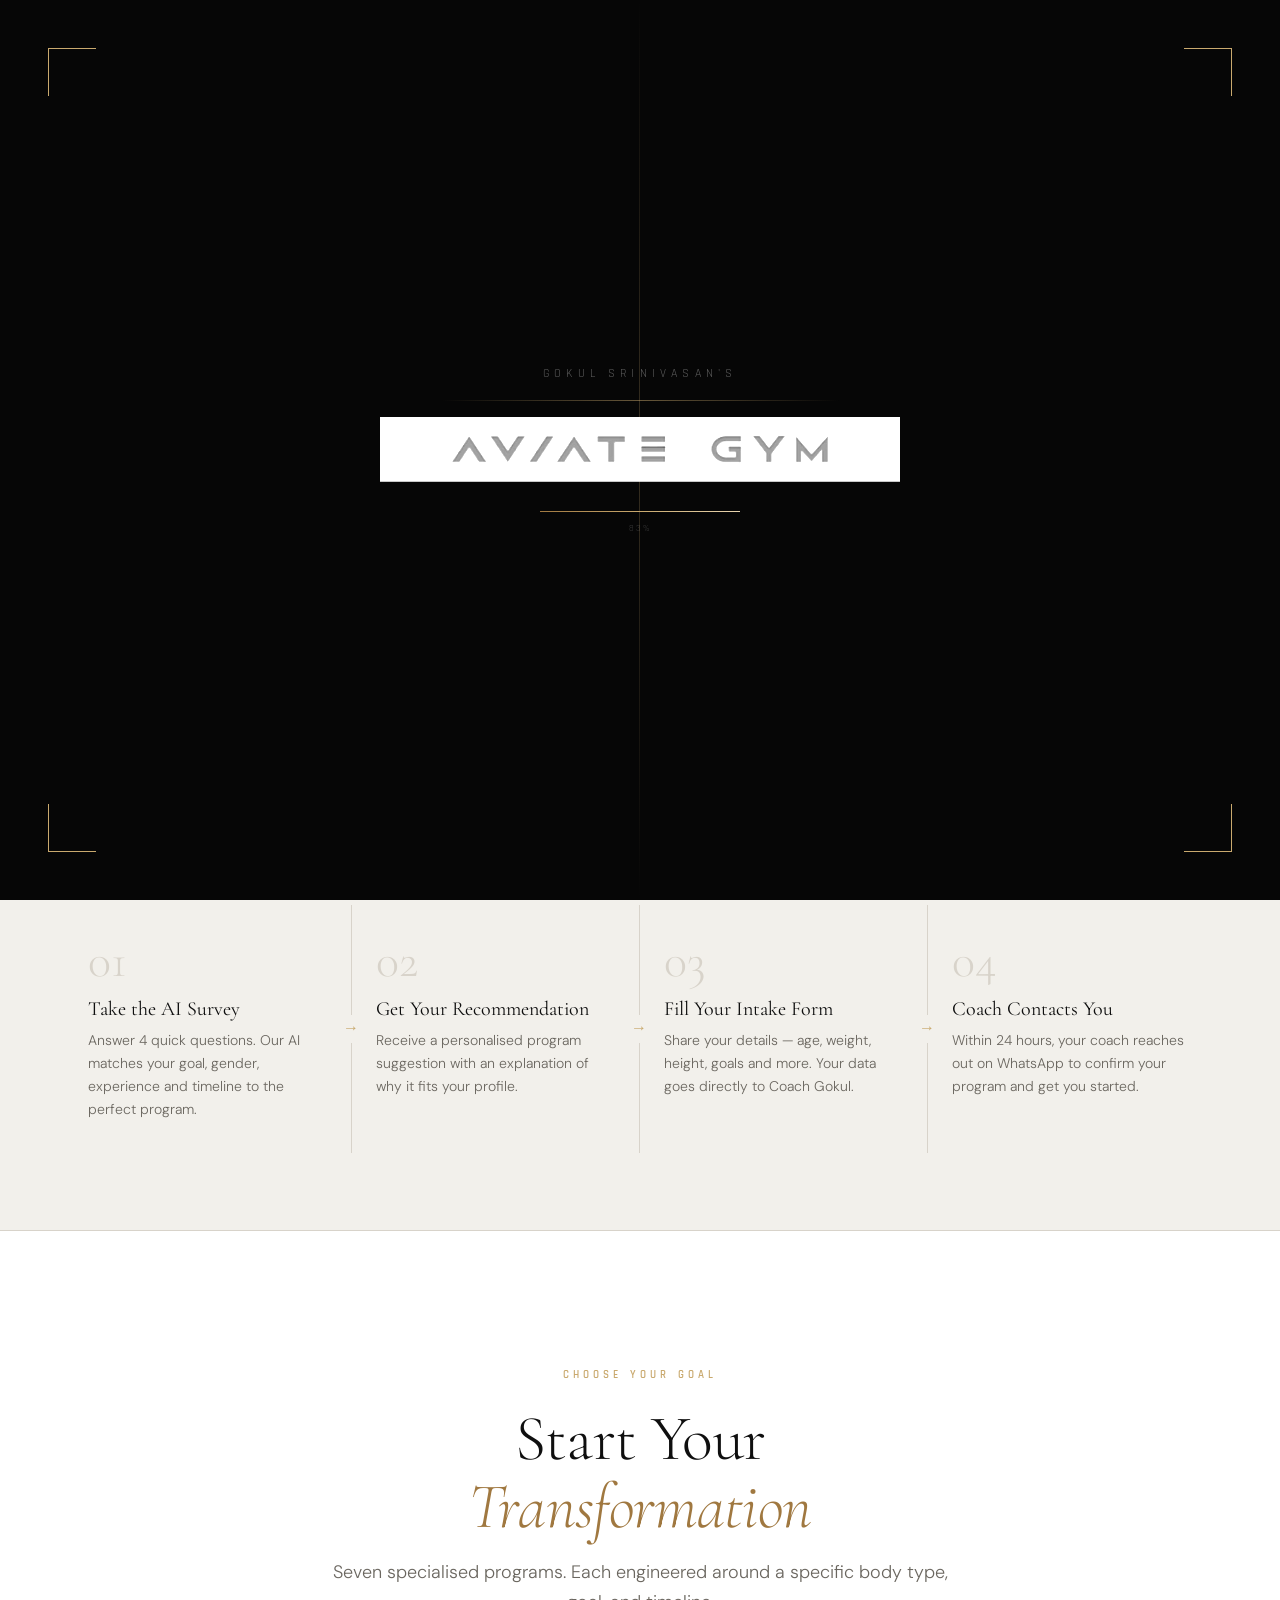
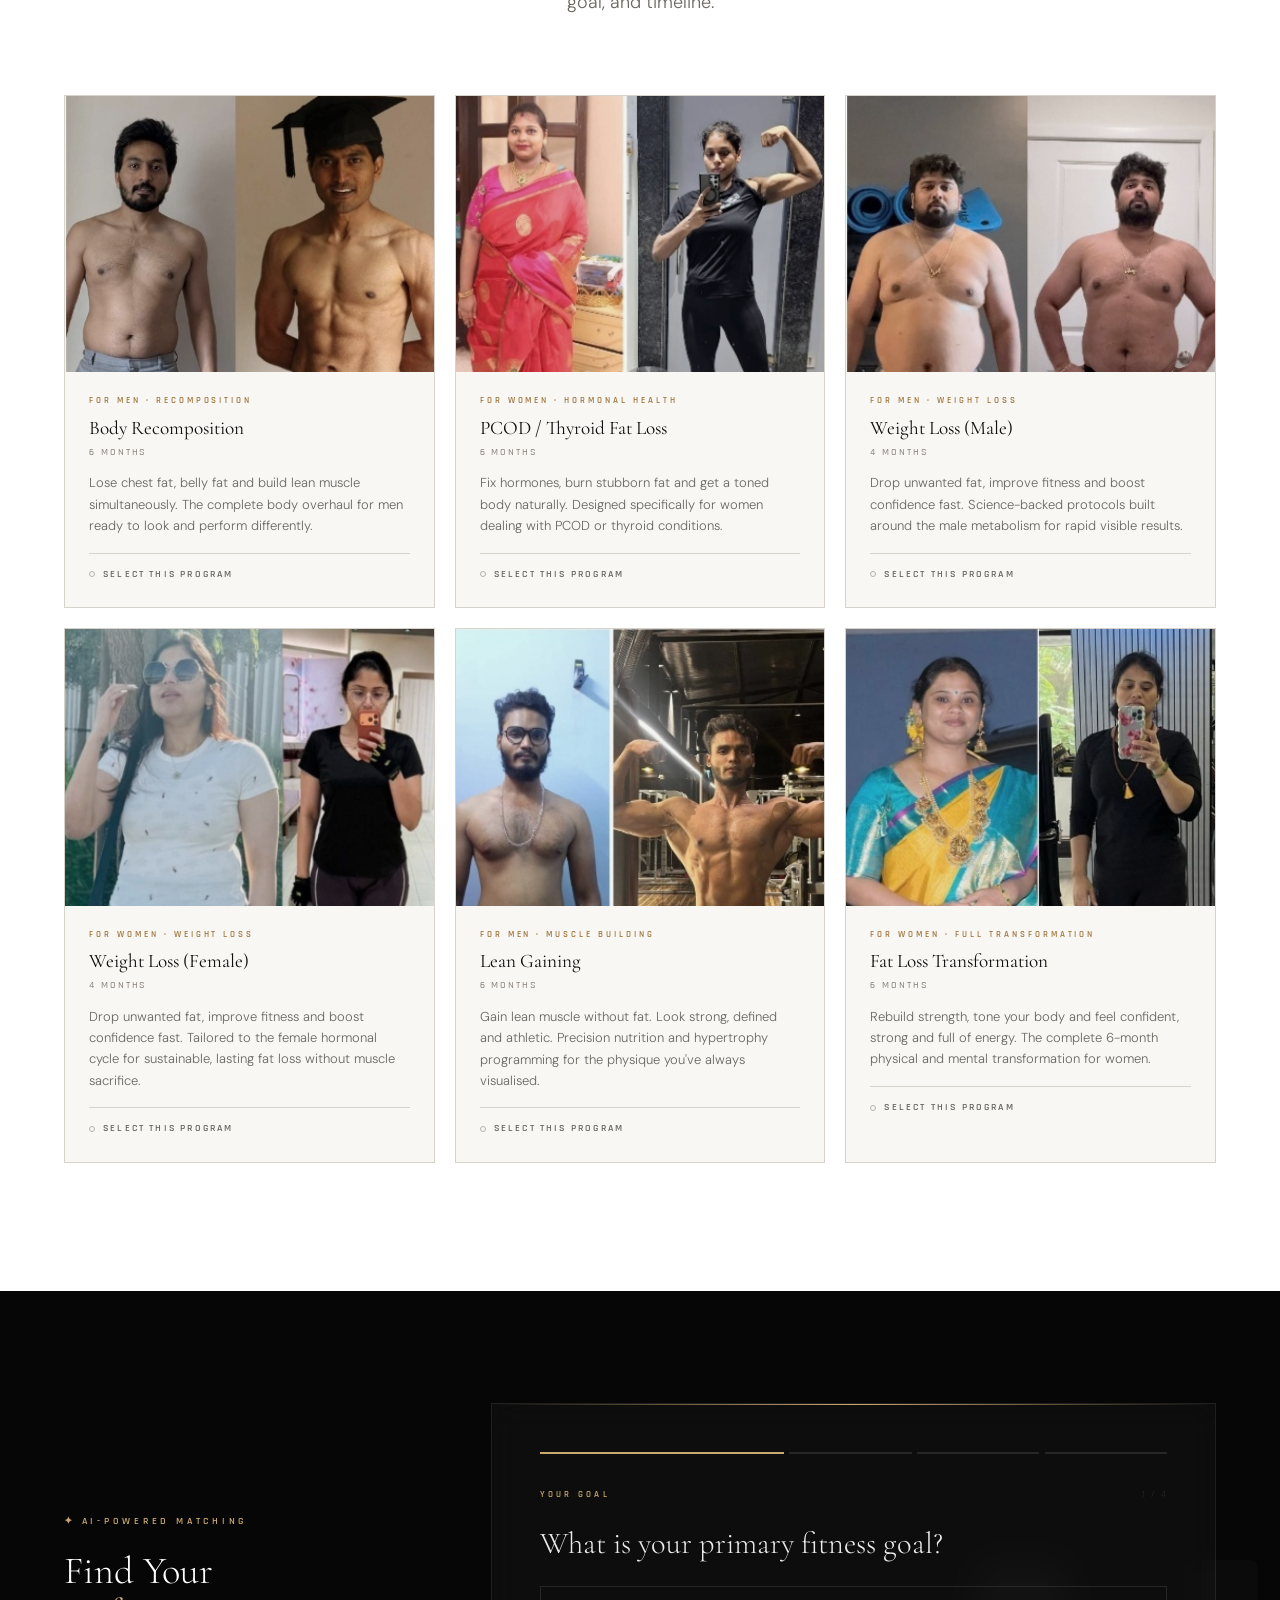
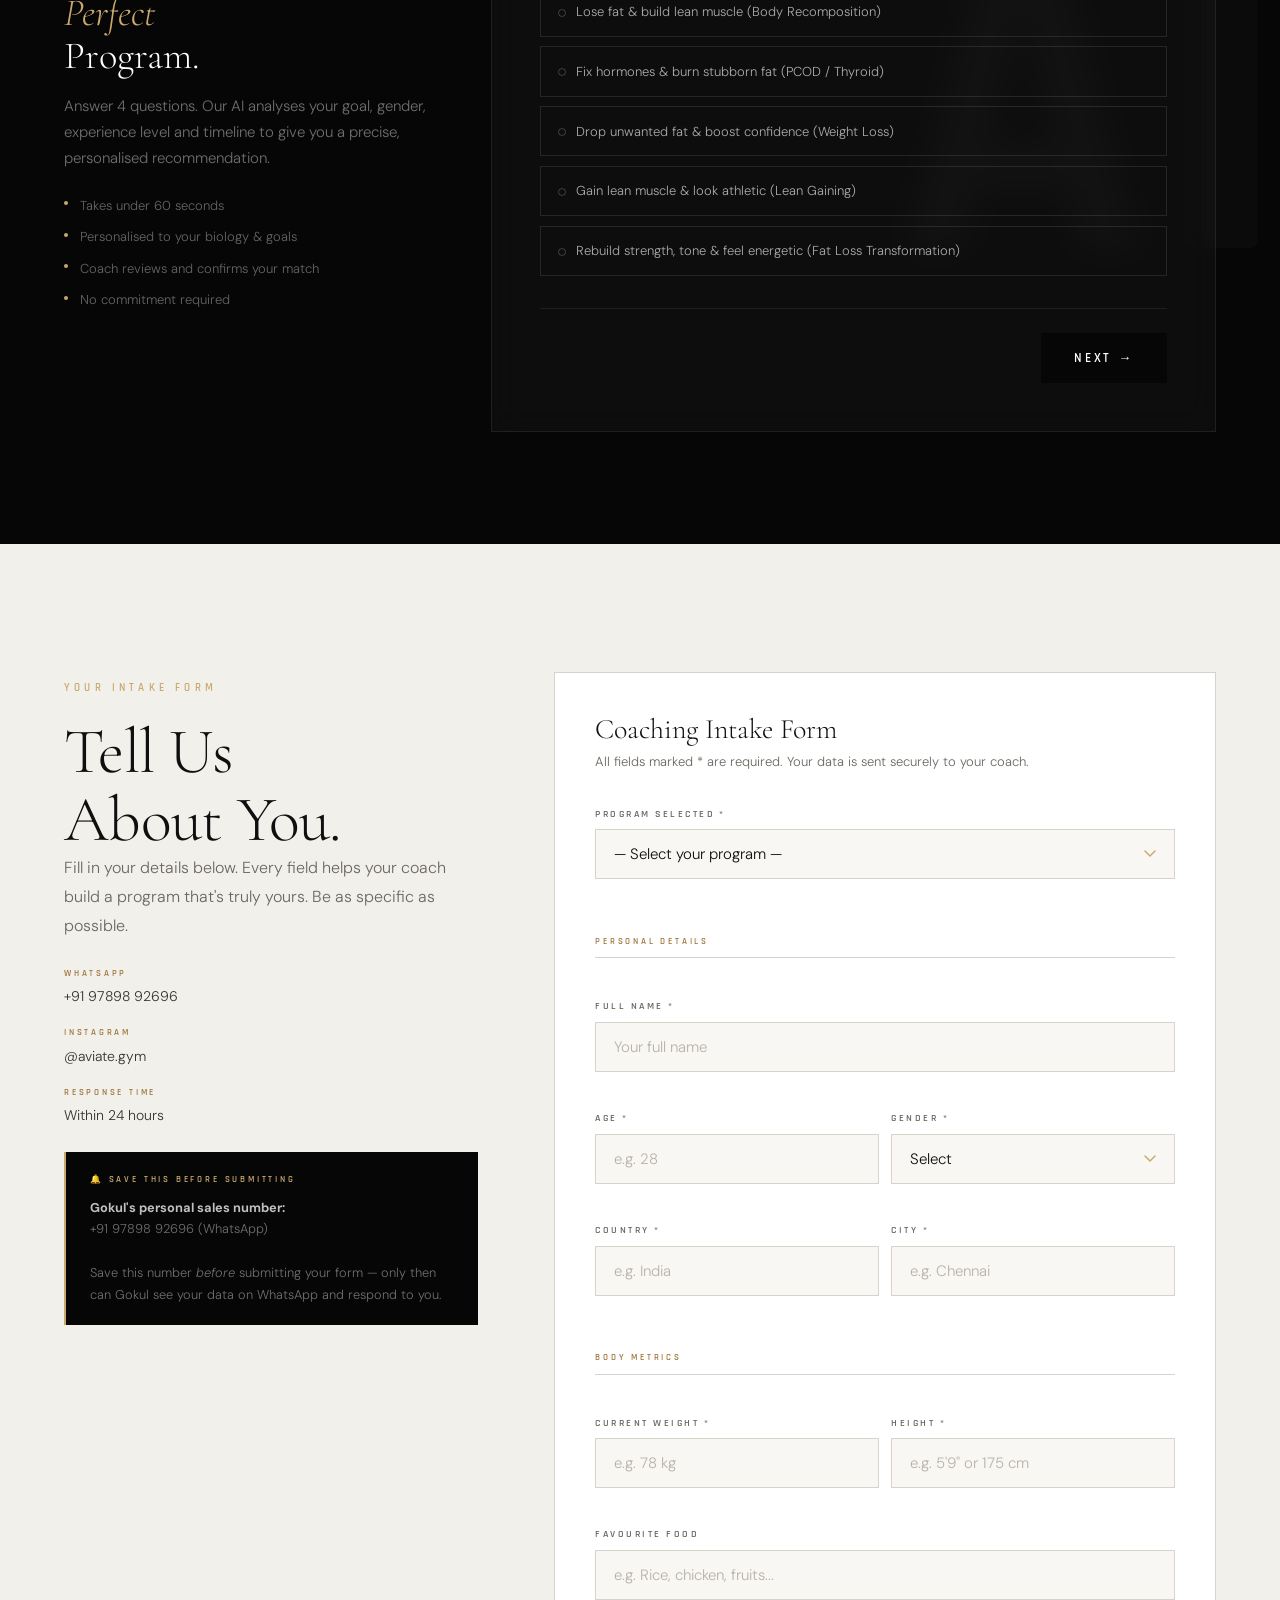
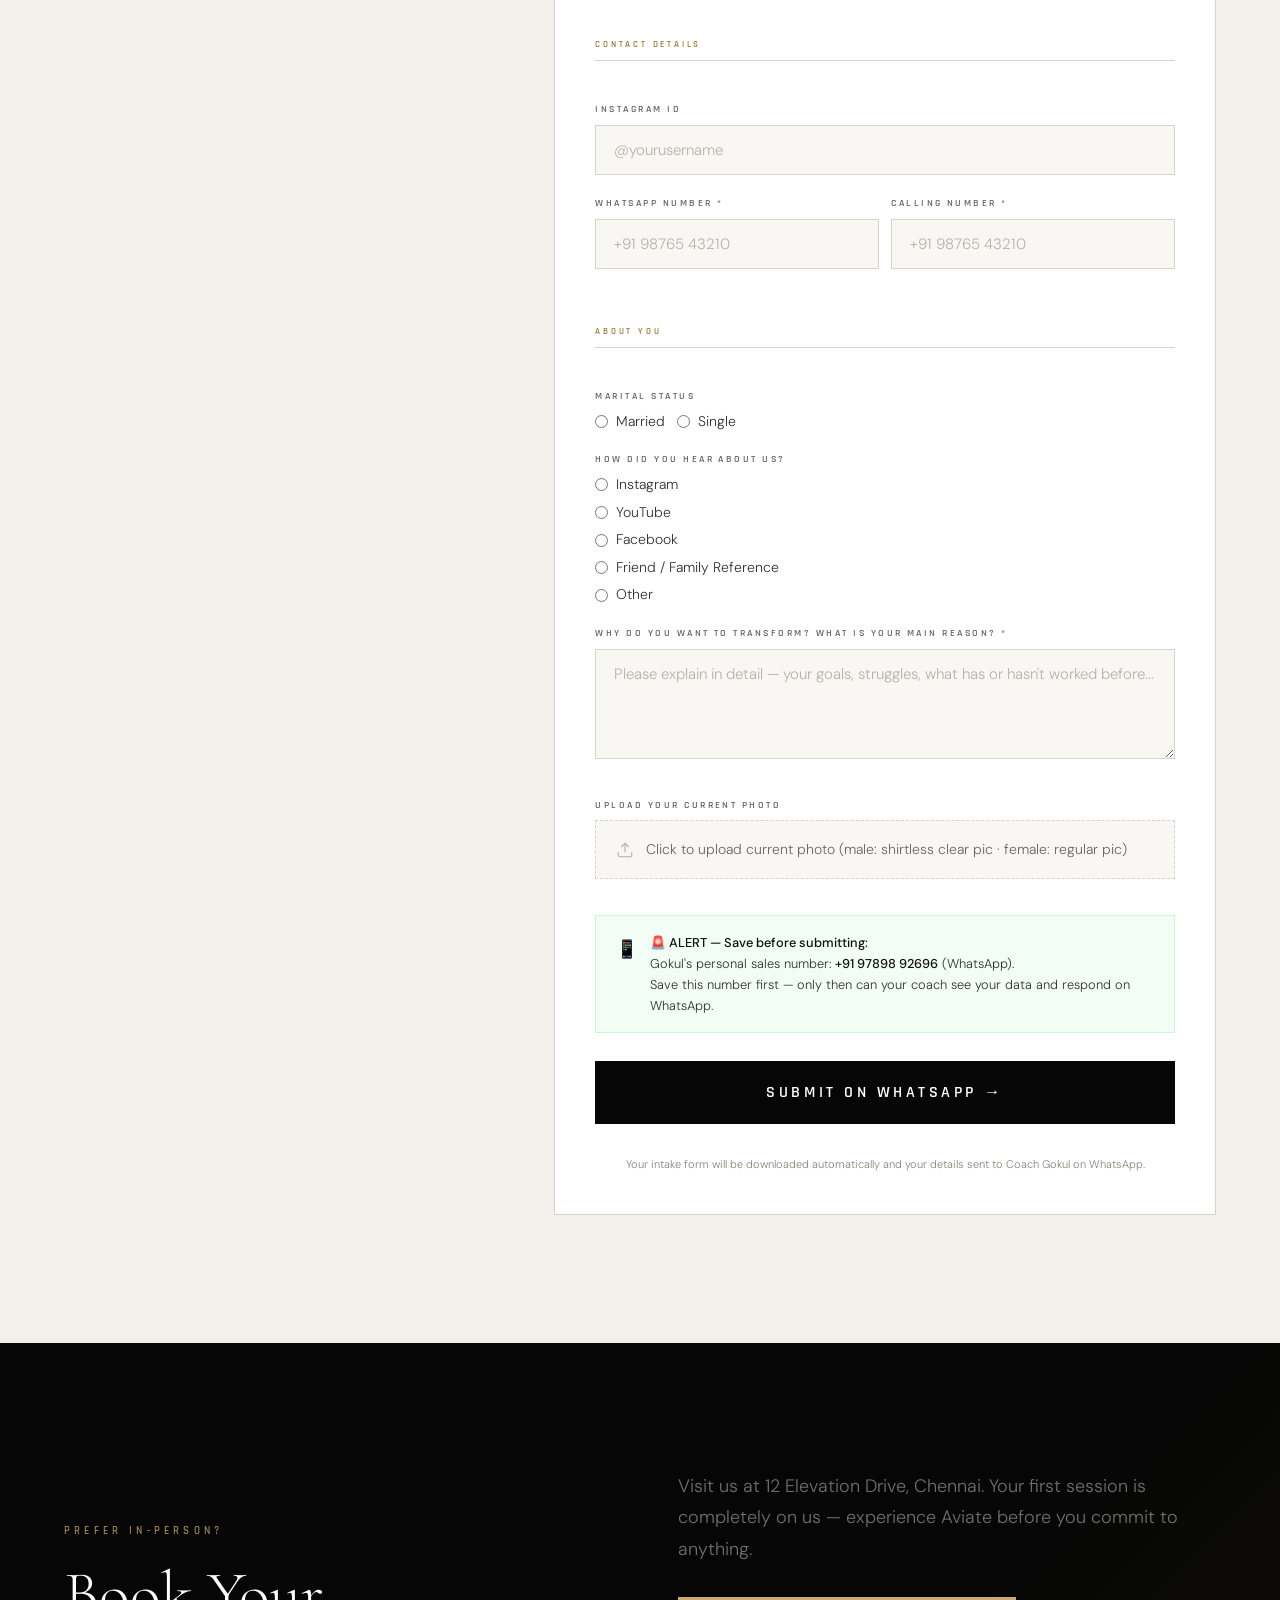
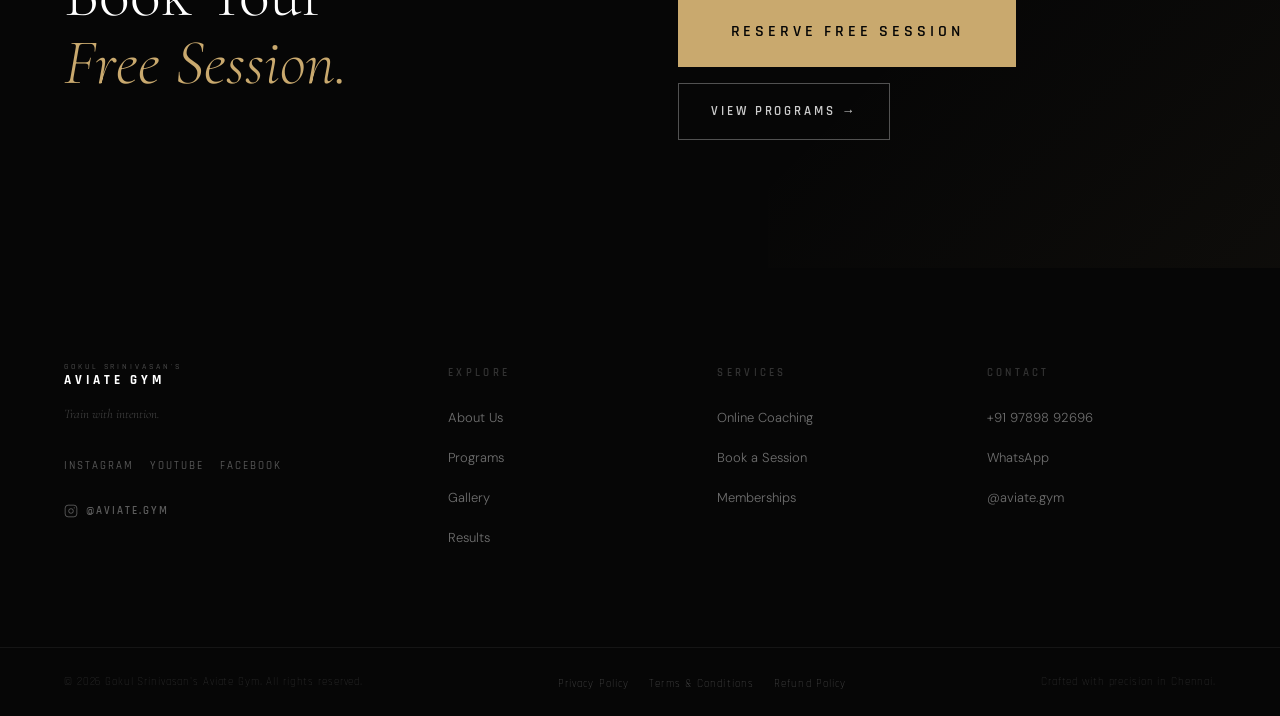
<file: online-coaching.html>
<!DOCTYPE html>
<html lang="en">
<head>
  <meta charset="UTF-8" />
  <meta name="viewport" content="width=device-width, initial-scale=1.0" />
  <meta name="description" content="Online Coaching — Gokul Srinivasan's Aviate Gym. AI-powered program matching and expert remote coaching for fat loss, muscle gain, recomposition and PCOD/thyroid management." />
  <title>Online Coaching — Aviate Gym</title>

  <link rel="canonical" href="https://www.aviategym.in/online-coaching.html" />
  <meta name="theme-color" content="#060606" />
  <meta name="author" content="Gokul Srinivasan's Aviate Gym" />
  <meta name="robots" content="index, follow" />

  <!-- Open Graph -->
  <meta property="og:type" content="website" />
  <meta property="og:site_name" content="Aviate Gym" />
  <meta property="og:title" content="Online Coaching — Aviate Gym" />
  <meta property="og:description" content="AI-powered program matching and expert remote coaching. Transform from anywhere." />
  <meta property="og:url" content="https://www.aviategym.in/online-coaching.html" />
  <meta property="og:image" content="https://www.aviategym.in/assets/images/gokul.jpg" />
  <meta property="og:locale" content="en_IN" />

  <!-- Twitter -->
  <meta name="twitter:card" content="summary_large_image" />
  <meta name="twitter:title" content="Online Coaching — Aviate Gym" />
  <meta name="twitter:description" content="AI-powered program matching and expert remote coaching. Transform from anywhere." />
  <meta name="twitter:image" content="https://www.aviategym.in/assets/images/gokul.jpg" />

  <link rel="preconnect" href="https://fonts.googleapis.com" />
  <link rel="preconnect" href="https://fonts.gstatic.com" crossorigin />
  <link href="https://fonts.googleapis.com/css2?family=Cormorant+Garamond:ital,wght@0,300;0,400;0,600;1,300;1,400&family=Rajdhani:wght@300;400;500;600;700&family=DM+Sans:wght@200;300;400;500&display=swap" rel="stylesheet" />
  <link rel="stylesheet" href="style.css" />

  <style>
    /* ── Page-specific styles ─────────────────────── */

    /* Hero — dark cinematic */
    .coaching-hero {
      position: relative;
      min-height: 92svh;
      display: flex;
      align-items: center;
      padding-top: 78px;
      background-color: var(--color-black);
      overflow: hidden;
    }

    .coaching-hero__bg {
      position: absolute;
      inset: 0;
      z-index: 0;
    }

    .coaching-hero__bg-img {
      width: 100%; height: 100%;
      object-fit: cover;
      object-position: center;
      filter: brightness(0.22) grayscale(20%);
    }

    .coaching-hero__overlay {
      position: absolute;
      inset: 0;
      background: linear-gradient(
        135deg,
        rgba(6,6,6,0.85) 0%,
        rgba(6,6,6,0.50) 100%
      );
    }

    /* Animated grid lines decoration */
    .coaching-hero__grid {
      position: absolute;
      inset: 0;
      z-index: 1;
      background-image:
        linear-gradient(rgba(201,169,110,0.04) 1px, transparent 1px),
        linear-gradient(90deg, rgba(201,169,110,0.04) 1px, transparent 1px);
      background-size: 80px 80px;
      mask-image: radial-gradient(ellipse 80% 80% at 50% 50%, black 40%, transparent 100%);
    }

    .coaching-hero__content {
      position: relative;
      z-index: 2;
      width: 100%;
    }

    .coaching-hero__inner {
      display: grid;
      grid-template-columns: 1fr 1fr;
      gap: clamp(3rem, 6vw, 6rem);
      align-items: center;
    }

    .coaching-hero__eyebrow {
      display: inline-flex;
      align-items: center;
      gap: 0.75rem;
      font-family: var(--font-brand);
      font-size: 0.65rem;
      font-weight: 600;
      letter-spacing: 0.42em;
      text-transform: uppercase;
      color: var(--color-gold);
      margin-bottom: 1.5rem;
      animation: hero-up 1s cubic-bezier(0.16,1,0.3,1) 0.2s both;
    }

    .coaching-hero__eyebrow-line {
      display: block;
      width: 28px; height: 1px;
      background: var(--color-gold);
      opacity: 0.7;
    }

    .coaching-hero__heading {
      font-family: var(--font-display);
      font-size: clamp(2.8rem, 6vw, 5rem);
      font-weight: 300;
      line-height: 1.04;
      letter-spacing: -0.02em;
      color: var(--color-white);
      margin-bottom: 1.5rem;
      animation: hero-up 1s cubic-bezier(0.16,1,0.3,1) 0.4s both;
    }

    .coaching-hero__heading em {
      font-style: italic;
      color: var(--color-gold);
    }

    .coaching-hero__sub {
      font-family: var(--font-body);
      font-size: 1.125rem;
      font-weight: 300;
      line-height: 1.75;
      color: rgba(255,255,255,0.5);
      max-width: 44ch;
      margin-bottom: 2.5rem;
      animation: hero-up 1s cubic-bezier(0.16,1,0.3,1) 0.6s both;
    }

    .coaching-hero__actions {
      display: flex;
      gap: 1rem;
      flex-wrap: wrap;
      animation: hero-up 1s cubic-bezier(0.16,1,0.3,1) 0.8s both;
    }

    /* Right side — floating stats card */
    .coaching-hero__stats {
      display: grid;
      grid-template-columns: 1fr 1fr;
      gap: 1px;
      background-color: rgba(255,255,255,0.06);
      border: 1px solid rgba(255,255,255,0.08);
      animation: hero-up 1s cubic-bezier(0.16,1,0.3,1) 0.6s both;
    }

    .coaching-hero__stat {
      padding: 2rem 1.5rem;
      background-color: rgba(6,6,6,0.6);
      display: flex;
      flex-direction: column;
      gap: 0.25rem;
      backdrop-filter: blur(8px);
    }

    .coaching-hero__stat-num {
      font-family: var(--font-display);
      font-size: clamp(2rem, 4vw, 3rem);
      font-weight: 300;
      color: var(--color-white);
      line-height: 1;
    }

    .coaching-hero__stat-num em {
      font-style: normal;
      color: var(--color-gold);
    }

    .coaching-hero__stat-label {
      font-family: var(--font-brand);
      font-size: 0.58rem;
      font-weight: 500;
      letter-spacing: 0.25em;
      text-transform: uppercase;
      color: rgba(255,255,255,0.3);
    }

    /* How it works strip */
    .how-it-works {
      background-color: var(--color-cream);
      padding-block: clamp(3rem, 6vw, 5rem);
      border-bottom: 1px solid var(--color-grey-mid);
    }

    .how-it-works__steps {
      display: grid;
      grid-template-columns: repeat(4, 1fr);
      gap: 0;
    }

    .how-step {
      padding: 2rem 1.5rem;
      border-right: 1px solid var(--color-grey-mid);
      position: relative;
    }

    .how-step:last-child { border-right: none; }

    .how-step__num {
      font-family: var(--font-display);
      font-size: 3rem;
      font-weight: 300;
      color: var(--color-grey-mid);
      line-height: 1;
      margin-bottom: 0.75rem;
    }

    .how-step__title {
      font-family: var(--font-display);
      font-size: 1.25rem;
      font-weight: 400;
      color: var(--color-text);
      margin-bottom: 0.5rem;
      line-height: 1.2;
    }

    .how-step__desc {
      font-family: var(--font-body);
      font-size: 0.875rem;
      font-weight: 300;
      color: var(--color-text-muted);
      line-height: 1.65;
    }

    /* Connector arrow */
    .how-step::after {
      content: '→';
      position: absolute;
      right: -0.75rem;
      top: 50%;
      transform: translateY(-50%);
      font-family: var(--font-brand);
      font-size: 1rem;
      color: var(--color-gold);
      background: var(--color-cream);
      padding: 0 0.25rem;
      z-index: 1;
    }

    .how-step:last-child::after { display: none; }

    /* Programs section */
    .coaching-programs-section {
      background-color: var(--color-white);
    }

    .coaching-programs-grid {
      display: grid;
      grid-template-columns: repeat(3, 1fr);
      gap: 1.25rem;
    }

    /* Program card */
    .cprogram-card {
      border: 1px solid var(--color-grey-mid);
      background: var(--color-off-white);
      overflow: hidden;
      cursor: pointer;
      transition:
        transform 0.32s cubic-bezier(0.16,1,0.3,1),
        box-shadow 0.32s cubic-bezier(0.16,1,0.3,1),
        border-color 0.22s ease;
      position: relative;
    }

    .cprogram-card::before {
      content: '';
      position: absolute;
      bottom: 0; left: 0;
      height: 2px; width: 0;
      background: linear-gradient(90deg, var(--color-gold-dark), var(--color-gold));
      transition: width 0.5s cubic-bezier(0.16,1,0.3,1);
      z-index: 2;
    }

    .cprogram-card:hover { transform: translateY(-5px); box-shadow: var(--shadow-xl); }
    .cprogram-card:hover::before { width: 100%; }

    .cprogram-card--selected {
      border-color: var(--color-gold);
      box-shadow: 0 0 0 2px rgba(201,169,110,0.2), var(--shadow-lg);
    }

    .cprogram-card--selected::before { width: 100%; }

    .cprogram-card__img {
      width: 100%;
      aspect-ratio: 4/3;
      object-fit: cover;
      object-position: top;
      filter: grayscale(18%) brightness(0.96);
      transition: filter 0.4s ease, transform 0.9s cubic-bezier(0.16,1,0.3,1);
    }

    .cprogram-card:hover .cprogram-card__img {
      filter: grayscale(0%) brightness(1.02);
      transform: scale(1.04);
    }

    .cprogram-card__img-wrap { overflow: hidden; line-height: 0; }

    .cprogram-card__body {
      padding: 1.25rem 1.5rem 1.5rem;
    }

    .cprogram-card__tag {
      font-family: var(--font-brand);
      font-size: 0.58rem;
      font-weight: 600;
      letter-spacing: 0.32em;
      text-transform: uppercase;
      color: var(--color-gold-dark);
      margin-bottom: 0.5rem;
    }

    .cprogram-card__title {
      font-family: var(--font-display);
      font-size: 1.2rem;
      font-weight: 400;
      line-height: 1.2;
      color: var(--color-text);
      margin-bottom: 0.25rem;
    }

    .cprogram-card__duration {
      font-family: var(--font-brand);
      font-size: 0.6rem;
      font-weight: 500;
      letter-spacing: 0.2em;
      text-transform: uppercase;
      color: var(--color-grey-muted);
      margin-bottom: 0.75rem;
    }

    .cprogram-card__desc {
      font-family: var(--font-body);
      font-size: 0.8125rem;
      font-weight: 300;
      line-height: 1.65;
      color: var(--color-text-muted);
      margin-bottom: 1rem;
    }

    .cprogram-card__select {
      display: flex;
      align-items: center;
      gap: 0.5rem;
      font-family: var(--font-brand);
      font-size: 0.62rem;
      font-weight: 600;
      letter-spacing: 0.22em;
      text-transform: uppercase;
      color: var(--color-text-muted);
      padding-top: 0.75rem;
      border-top: 1px solid var(--color-grey-mid);
      transition: color 0.18s;
    }

    .cprogram-card:hover .cprogram-card__select,
    .cprogram-card--selected .cprogram-card__select {
      color: var(--color-gold-dark);
    }

    .cprogram-card__select-dot {
      width: 6px; height: 6px;
      border-radius: 50%;
      border: 1px solid var(--color-grey-subtle);
      flex-shrink: 0;
      transition: background-color 0.18s, border-color 0.18s;
    }

    .cprogram-card--selected .cprogram-card__select-dot {
      background-color: var(--color-gold);
      border-color: var(--color-gold);
    }

    /* ── AI SURVEY ───────────────────────────────── */
    .ai-survey-section {
      background-color: var(--color-black);
      padding-block: clamp(4rem, 10vw, 7rem);
      position: relative;
      overflow: hidden;
    }

    /* Futuristic bg decoration */
    .ai-survey-section::before {
      content: 'AI';
      position: absolute;
      font-family: var(--font-brand);
      font-size: clamp(16rem, 35vw, 32rem);
      font-weight: 700;
      color: rgba(255,255,255,0.018);
      right: -2rem;
      top: 50%;
      transform: translateY(-50%);
      letter-spacing: 0.05em;
      pointer-events: none;
      user-select: none;
    }

    .survey-layout {
      display: grid;
      grid-template-columns: 1fr 2fr;
      gap: clamp(2.5rem, 5vw, 5rem);
      align-items: start;
    }

    .survey-sidebar {
      position: sticky;
      top: calc(78px + 2rem);
    }

    .survey-sidebar__eyebrow {
      font-family: var(--font-brand);
      font-size: 0.62rem;
      font-weight: 600;
      letter-spacing: 0.38em;
      text-transform: uppercase;
      color: var(--color-gold);
      margin-bottom: 1.25rem;
    }

    .survey-sidebar__heading {
      font-family: var(--font-display);
      font-size: clamp(1.75rem, 3vw, 2.5rem);
      font-weight: 300;
      line-height: 1.1;
      color: var(--color-white);
      margin-bottom: 1rem;
    }

    .survey-sidebar__heading em {
      font-style: italic;
      color: var(--color-gold);
    }

    .survey-sidebar__body {
      font-family: var(--font-body);
      font-size: 0.9375rem;
      font-weight: 300;
      line-height: 1.75;
      color: rgba(255,255,255,0.42);
      margin-bottom: 1.5rem;
    }

    .survey-sidebar__features {
      display: flex;
      flex-direction: column;
      gap: 0.75rem;
    }

    .survey-feature {
      display: flex;
      align-items: flex-start;
      gap: 0.75rem;
      font-family: var(--font-body);
      font-size: 0.8125rem;
      font-weight: 300;
      color: rgba(255,255,255,0.38);
      line-height: 1.5;
    }

    .survey-feature__dot {
      width: 4px; height: 4px;
      border-radius: 50%;
      background: var(--color-gold);
      flex-shrink: 0;
      margin-top: 0.45em;
    }

    /* Survey card — glassmorphism */
    .survey-card {
      background: rgba(255,255,255,0.03);
      border: 1px solid rgba(255,255,255,0.08);
      backdrop-filter: blur(16px);
      -webkit-backdrop-filter: blur(16px);
      padding: clamp(1.75rem, 4vw, 3rem);
      position: relative;
    }

    /* Top accent line */
    .survey-card::before {
      content: '';
      position: absolute;
      top: 0; left: 0; right: 0;
      height: 1px;
      background: linear-gradient(90deg, transparent, var(--color-gold), transparent);
    }

    /* Step progress bar */
    .survey-progress {
      display: flex;
      gap: 0.35rem;
      margin-bottom: 2rem;
    }

    .survey-progress__step {
      flex: 1;
      height: 2px;
      background: rgba(255,255,255,0.10);
      transition: background 0.35s ease, flex 0.35s ease;
    }

    .survey-progress__step.is-done   { background: var(--color-gold-dark); }
    .survey-progress__step.is-active { background: var(--color-gold); flex: 2; }

    /* Question pane */
    .survey-question {
      display: none;
      flex-direction: column;
      gap: 1.5rem;
      animation: q-slide-in 0.4s cubic-bezier(0.16,1,0.3,1) both;
    }

    .survey-question.is-active { display: flex; }

    @keyframes q-slide-in {
      from { opacity: 0; transform: translateX(20px); }
      to   { opacity: 1; transform: translateX(0); }
    }

    .survey-q-meta {
      display: flex;
      align-items: center;
      justify-content: space-between;
    }

    .survey-q-label {
      font-family: var(--font-brand);
      font-size: 0.58rem;
      font-weight: 600;
      letter-spacing: 0.35em;
      text-transform: uppercase;
      color: var(--color-gold);
    }

    .survey-q-count {
      font-family: var(--font-brand);
      font-size: 0.58rem;
      letter-spacing: 0.15em;
      color: rgba(255,255,255,0.2);
    }

    .survey-q-text {
      font-family: var(--font-display);
      font-size: clamp(1.3rem, 2.5vw, 1.9rem);
      font-weight: 300;
      line-height: 1.2;
      color: rgba(255,255,255,0.92);
    }

    /* Option buttons */
    .survey-options {
      display: grid;
      grid-template-columns: 1fr 1fr;
      gap: 0.6rem;
    }

    .survey-options--single { grid-template-columns: 1fr 1fr 1fr; }
    .survey-options--wide   { grid-template-columns: 1fr; }

    .survey-opt {
      padding: 0.9rem 1.1rem;
      border: 1px solid rgba(255,255,255,0.10);
      background: transparent;
      font-family: var(--font-body);
      font-size: 0.8125rem;
      font-weight: 300;
      color: rgba(255,255,255,0.65);
      text-align: left;
      line-height: 1.5;
      cursor: pointer;
      transition:
        border-color 0.18s,
        background-color 0.18s,
        color 0.18s,
        transform 0.18s;
      position: relative;
      overflow: hidden;
    }

    .survey-opt::before {
      content: '';
      position: absolute;
      top: 0; left: -100%;
      width: 100%; height: 100%;
      background: linear-gradient(90deg, transparent, rgba(201,169,110,0.06), transparent);
      transition: left 0.4s ease;
    }

    .survey-opt:hover::before { left: 100%; }
    .survey-opt:hover {
      border-color: rgba(201,169,110,0.4);
      color: rgba(255,255,255,0.92);
      transform: translateX(2px);
    }

    .survey-opt.is-selected {
      border-color: var(--color-gold);
      background: rgba(201,169,110,0.08);
      color: var(--color-gold-light);
    }

    .survey-opt__check {
      display: inline-block;
      width: 8px; height: 8px;
      border-radius: 50%;
      border: 1px solid rgba(255,255,255,0.2);
      margin-right: 0.6rem;
      vertical-align: middle;
      flex-shrink: 0;
      transition: background 0.18s, border-color 0.18s;
    }

    .survey-opt.is-selected .survey-opt__check {
      background: var(--color-gold);
      border-color: var(--color-gold);
    }

    /* Nav row */
    .survey-nav {
      display: flex;
      align-items: center;
      justify-content: space-between;
      padding-top: 1.5rem;
      border-top: 1px solid rgba(255,255,255,0.07);
      margin-top: 0.5rem;
    }

    .survey-nav__back {
      font-family: var(--font-brand);
      font-size: 0.62rem;
      font-weight: 500;
      letter-spacing: 0.2em;
      text-transform: uppercase;
      color: rgba(255,255,255,0.28);
      background: none;
      border: none;
      cursor: pointer;
      transition: color 0.18s;
      padding: 0;
    }

    .survey-nav__back:hover { color: rgba(255,255,255,0.65); }
    .survey-nav__back[disabled] { opacity: 0; pointer-events: none; }

    /* Result state */
    .survey-result {
      display: none;
      flex-direction: column;
      gap: 1.5rem;
      animation: q-slide-in 0.5s cubic-bezier(0.16,1,0.3,1) both;
    }

    .survey-result.is-active { display: flex; }

    .survey-result__ai-badge {
      display: inline-flex;
      align-items: center;
      gap: 0.5rem;
      font-family: var(--font-brand);
      font-size: 0.58rem;
      font-weight: 600;
      letter-spacing: 0.3em;
      text-transform: uppercase;
      color: var(--color-gold);
      padding: 0.35rem 0.75rem;
      border: 1px solid rgba(201,169,110,0.25);
      background: rgba(201,169,110,0.06);
      width: fit-content;
    }

    .survey-result__ai-badge::before {
      content: '✦';
      font-size: 0.6rem;
      color: var(--color-gold);
    }

    .survey-result__heading {
      font-family: var(--font-display);
      font-size: clamp(1.5rem, 3vw, 2.2rem);
      font-weight: 300;
      line-height: 1.12;
      color: rgba(255,255,255,0.92);
    }

    .survey-result__program-name {
      font-family: var(--font-brand);
      font-size: 0.9rem;
      font-weight: 700;
      letter-spacing: 0.14em;
      text-transform: uppercase;
      color: var(--color-gold);
      padding: 0.6rem 1.25rem;
      border: 1px solid rgba(201,169,110,0.35);
      background: rgba(201,169,110,0.06);
      display: inline-block;
      margin-bottom: 0.25rem;
    }

    .survey-result__duration {
      font-family: var(--font-brand);
      font-size: 0.58rem;
      letter-spacing: 0.22em;
      text-transform: uppercase;
      color: rgba(255,255,255,0.25);
      display: block;
      margin-bottom: 0.5rem;
    }

    .survey-result__reason {
      font-family: var(--font-body);
      font-size: 0.9375rem;
      font-weight: 300;
      line-height: 1.75;
      color: rgba(255,255,255,0.48);
      padding-left: 1rem;
      border-left: 1px solid rgba(201,169,110,0.3);
    }

    .survey-result__actions {
      display: flex;
      gap: 0.75rem;
      flex-wrap: wrap;
      padding-top: 0.5rem;
    }

    /* ── INTAKE FORM SECTION ───────────────────────── */
    .intake-section {
      background-color: var(--color-cream);
    }

    .intake-layout {
      display: grid;
      grid-template-columns: 1fr 1.6fr;
      gap: clamp(3rem, 6vw, 6rem);
      align-items: start;
    }

    .intake-sidebar {
      position: sticky;
      top: calc(78px + 2rem);
    }

    .intake-sidebar__body {
      font-family: var(--font-body);
      font-size: 1rem;
      font-weight: 300;
      line-height: 1.8;
      color: var(--color-text-muted);
      margin-bottom: 1.5rem;
    }

    .intake-contact {
      display: flex;
      flex-direction: column;
      gap: 1rem;
      margin-bottom: 1.5rem;
    }

    .intake-contact__item {
      display: flex;
      flex-direction: column;
      gap: 3px;
    }

    .intake-contact__label {
      font-family: var(--font-brand);
      font-size: 0.58rem;
      font-weight: 600;
      letter-spacing: 0.3em;
      text-transform: uppercase;
      color: var(--color-gold-dark);
    }

    .intake-contact__val {
      font-family: var(--font-body);
      font-size: 0.875rem;
      font-weight: 300;
      color: var(--color-text-soft);
    }

    .intake-contact__val a:hover { color: var(--color-gold-dark); }

    /* Automation tip */
    .auto-tip-box {
      background: var(--color-black);
      padding: 1.25rem 1.5rem;
      border-left: 2px solid var(--color-gold);
    }

    .auto-tip-box__label {
      font-family: var(--font-brand);
      font-size: 0.55rem;
      font-weight: 600;
      letter-spacing: 0.32em;
      text-transform: uppercase;
      color: var(--color-gold);
      margin-bottom: 0.6rem;
    }

    .auto-tip-box__text {
      font-family: var(--font-body);
      font-size: 0.8rem;
      font-weight: 300;
      color: rgba(255,255,255,0.42);
      line-height: 1.7;
    }

    /* Intake form card */
    .intake-form-card {
      background: var(--color-white);
      border: 1px solid var(--color-grey-mid);
      padding: clamp(1.5rem, 4vw, 2.5rem);
    }

    .intake-form-card__title {
      font-family: var(--font-display);
      font-size: 1.75rem;
      font-weight: 300;
      color: var(--color-text);
      margin-bottom: 0.25rem;
      line-height: 1.2;
    }

    .intake-form-card__sub {
      font-family: var(--font-body);
      font-size: 0.8125rem;
      font-weight: 300;
      color: var(--color-text-muted);
      margin-bottom: 2rem;
    }

    /* Form divider */
    .intake-divider {
      font-family: var(--font-brand);
      font-size: 0.58rem;
      font-weight: 600;
      letter-spacing: 0.3em;
      text-transform: uppercase;
      color: var(--color-gold-dark);
      padding: 0.5rem 0;
      border-bottom: 1px solid var(--color-grey-mid);
      margin-bottom: 1.25rem;
      margin-top: 0.5rem;
    }

    /* Radio/checkbox group */
    .intake-radio-group {
      display: flex;
      flex-direction: column;
      gap: 0.5rem;
    }

    .intake-radio-group--inline {
      flex-direction: row;
      flex-wrap: wrap;
      gap: 0.75rem;
    }

    .intake-radio {
      display: flex;
      align-items: center;
      gap: 0.5rem;
      font-family: var(--font-body);
      font-size: 0.875rem;
      font-weight: 300;
      color: var(--color-text-soft);
      cursor: pointer;
      line-height: 1.4;
    }

    .intake-radio input { accent-color: var(--color-gold); flex-shrink: 0; }

    /* File upload */
    .intake-file-label {
      display: flex;
      align-items: center;
      gap: 0.75rem;
      padding: 1rem 1.25rem;
      background: var(--color-off-white);
      border: 1px dashed var(--color-grey-mid);
      cursor: pointer;
      font-family: var(--font-body);
      font-size: 0.875rem;
      font-weight: 300;
      color: var(--color-text-muted);
      transition: border-color 0.18s, background-color 0.18s;
    }

    .intake-file-label:hover {
      border-color: var(--color-gold);
      background-color: rgba(201,169,110,0.04);
    }

    .intake-file-label svg { flex-shrink: 0; opacity: 0.5; }
    .intake-file-input { display: none; }

    /* WA notice */
    .wa-notice {
      background: rgba(37,211,102,0.06);
      border: 1px solid rgba(37,211,102,0.2);
      padding: 1rem 1.25rem;
      display: flex;
      align-items: flex-start;
      gap: 0.75rem;
      margin-top: 1rem;
    }

    .wa-notice__icon { font-size: 1.1rem; flex-shrink: 0; margin-top: 2px; }

    .wa-notice__text {
      font-family: var(--font-body);
      font-size: 0.8rem;
      font-weight: 300;
      color: var(--color-text-soft);
      line-height: 1.65;
    }

    .wa-notice__text strong {
      font-weight: 500;
      color: var(--color-text);
    }

    /* Form field helpers */
    .intake-form {
      display: flex;
      flex-direction: column;
      gap: 1.25rem;
    }

    .intake-field {
      display: flex;
      flex-direction: column;
      gap: 0.4rem;
    }

    .intake-label {
      font-family: var(--font-brand);
      font-size: 0.62rem;
      font-weight: 600;
      letter-spacing: 0.25em;
      text-transform: uppercase;
      color: var(--color-text-muted);
    }

    .intake-input,
    .intake-select,
    .intake-textarea {
      width: 100%;
      background: var(--color-off-white);
      border: 1px solid var(--color-grey-mid);
      border-radius: 0;
      padding: 0.875rem 1.125rem;
      font-family: var(--font-body);
      font-size: 0.9375rem;
      font-weight: 300;
      color: var(--color-text);
      appearance: none;
      -webkit-appearance: none;
      outline: none;
      transition: border-color 0.18s, box-shadow 0.18s, background-color 0.18s;
    }

    .intake-input::placeholder,
    .intake-textarea::placeholder { color: var(--color-grey-subtle); }

    .intake-input:focus,
    .intake-select:focus,
    .intake-textarea:focus {
      border-color: var(--color-gold);
      background-color: var(--color-white);
      box-shadow: 0 0 0 3px rgba(201,169,110,0.10);
    }

    .intake-select {
      cursor: pointer;
      background-image: url("data:image/svg+xml,%3Csvg xmlns='http://www.w3.org/2000/svg' width='12' height='8' viewBox='0 0 12 8'%3E%3Cpath d='M1 1l5 5 5-5' stroke='%23c9a96e' stroke-width='1.5' fill='none' stroke-linecap='round'/%3E%3C/svg%3E");
      background-repeat: no-repeat;
      background-position: right 1.125rem center;
      padding-right: 2.5rem;
    }

    .intake-textarea { resize: vertical; min-height: 110px; }

    .intake-row {
      display: grid;
      grid-template-columns: 1fr 1fr;
      gap: 0.75rem;
    }

    .intake-error {
      font-family: var(--font-body);
      font-size: 0.72rem;
      color: #9a0020;
      min-height: 1em;
    }

    /* Responsive */
    @media (max-width: 1024px) {
      .coaching-hero__inner { grid-template-columns: 1fr; }
      .coaching-hero__stats { max-width: 480px; }
      .coaching-programs-grid { grid-template-columns: 1fr 1fr; }
      .how-it-works__steps { grid-template-columns: 1fr 1fr; }
      .how-step:nth-child(2) { border-right: none; }
      .how-step:nth-child(2)::after { display: none; }
      .how-step:nth-child(3) { border-top: 1px solid var(--color-grey-mid); border-right: 1px solid var(--color-grey-mid); }
      .survey-layout { grid-template-columns: 1fr; }
      .survey-sidebar { position: static; }
      .intake-layout { grid-template-columns: 1fr; }
      .intake-sidebar { position: static; }
    }

    @media (max-width: 768px) {
      .coaching-programs-grid { grid-template-columns: 1fr; }
      .how-it-works__steps { grid-template-columns: 1fr; }
      .how-step { border-right: none; border-bottom: 1px solid var(--color-grey-mid); }
      .how-step::after { content: '↓'; right: auto; left: 1.5rem; top: auto; bottom: -0.9rem; transform: none; }
      .how-step:last-child { border-bottom: none; }
      .survey-options { grid-template-columns: 1fr; }
      .survey-options--single { grid-template-columns: 1fr 1fr; }
      .intake-row { grid-template-columns: 1fr; }
    }
  </style>
</head>

<body class="is-loading">

  <!-- PRELOADER -->
  <div class="preloader" id="preloader">
    <div class="preloader__panel preloader__panel--left"></div>
    <div class="preloader__panel preloader__panel--right"></div>
    <div class="preloader__corner preloader__corner--tl"></div>
    <div class="preloader__corner preloader__corner--tr"></div>
    <div class="preloader__corner preloader__corner--bl"></div>
    <div class="preloader__corner preloader__corner--br"></div>
    <div class="preloader__inner">
      <div class="preloader__owner-wrap"><span class="preloader__owner">GOKUL SRINIVASAN'S</span></div>
      <div class="preloader__line"></div>
      <div class="preloader__brand-wrap">
        <div class="preloader__logo-wrap">
          <img src="assets/images/aviate-logo.jpg" alt="Aviate Gym" class="preloader__logo-img" />
        </div>
      </div>
      <div class="preloader__bar-wrap">
        <div class="preloader__bar"><div class="preloader__fill"></div></div>
        <span class="preloader__percent" id="pl-percent">Loading...</span>
      </div>
    </div>
  </div>

  <!-- NAVIGATION -->
  <header class="site-header" id="site-header">
    <nav class="nav">
      <a href="index.html" class="nav__logo" aria-label="Aviate Gym home">
        <img src="assets/images/aviate-logo.jpg" alt="Gokul Srinivasan's Aviate Gym" class="nav__logo-img" />
      </a>
      <ul class="nav__links">
        <li><a href="about.html"           class="nav__link">About</a></li>
        <li><a href="programs.html"        class="nav__link">Programs</a></li>
        <li><a href="online-coaching.html" class="nav__link is-active">Online Coaching</a></li>
        <li><a href="gallery.html"         class="nav__link">Gallery</a></li>
        <li><a href="results.html"         class="nav__link">Results</a></li>
        <li><a href="booking.html"         class="nav__link nav__link--cta">Book a Session</a></li>
      </ul>
      <button class="nav__hamburger" aria-label="Toggle menu" aria-expanded="false">
        <span class="nav__hamburger-line"></span>
        <span class="nav__hamburger-line"></span>
      </button>
    </nav>
    <div class="mobile-menu" id="mobile-menu">
      <ul class="mobile-menu__links">
        <li><a href="about.html"           class="mobile-menu__link">About</a></li>
        <li><a href="programs.html"        class="mobile-menu__link">Programs</a></li>
        <li><a href="online-coaching.html" class="mobile-menu__link">Online Coaching</a></li>
        <li><a href="gallery.html"         class="mobile-menu__link">Gallery</a></li>
        <li><a href="results.html"         class="mobile-menu__link">Results</a></li>
        <li><a href="booking.html"         class="mobile-menu__link mobile-menu__link--cta">Book a Session</a></li>
      </ul>
    </div>
  </header>

  <main>

    <!-- ═══════════════════════════════════════
         HERO
    ═══════════════════════════════════════ -->
    <section class="coaching-hero">
      <div class="coaching-hero__bg">
        <img src="assets/images/gokul.jpg" alt="" aria-hidden="true" class="coaching-hero__bg-img" />
        <div class="coaching-hero__overlay"></div>
      </div>
      <div class="coaching-hero__grid" aria-hidden="true"></div>

      <div class="coaching-hero__content">
        <div class="container coaching-hero__inner">
          <div>
            <p class="coaching-hero__eyebrow">
              <span class="coaching-hero__eyebrow-line"></span>
              Online Coaching
            </p>
            <h1 class="coaching-hero__heading">
              Transform.<br />From <em>Anywhere.</em>
            </h1>
            <p class="coaching-hero__sub">
              Aviate's precision coaching — now delivered to your city, your home, your schedule. Real programs. Real coaches. Real results.
            </p>
            <div class="coaching-hero__actions">
              <a href="#ai-survey" class="btn btn--gold btn--large" data-scroll-to="ai-survey">
                ✦ Take the AI Survey
              </a>
              <a href="#coaching-programs" class="btn btn--outline-light" data-scroll-to="coaching-programs">
                View Programs →
              </a>
            </div>
          </div>

          <div class="coaching-hero__stats">
            <div class="coaching-hero__stat">
              <span class="coaching-hero__stat-num">3K<em>+</em></span>
              <span class="coaching-hero__stat-label">Lives Transformed</span>
            </div>
            <div class="coaching-hero__stat">
              <span class="coaching-hero__stat-num">6<em>+</em></span>
              <span class="coaching-hero__stat-label">Coaching Programs</span>
            </div>
            <div class="coaching-hero__stat">
              <span class="coaching-hero__stat-num">12<em>+</em></span>
              <span class="coaching-hero__stat-label">Years Experience</span>
            </div>
            <div class="coaching-hero__stat">
              <span class="coaching-hero__stat-num">24<em>h</em></span>
              <span class="coaching-hero__stat-label">Coach Response Time</span>
            </div>
          </div>
        </div>
      </div>
    </section>


    <!-- ═══════════════════════════════════════
         HOW IT WORKS
    ═══════════════════════════════════════ -->
    <div class="how-it-works">
      <div class="container">
        <div class="how-it-works__steps reveal-stagger">
          <div class="how-step">
            <div class="how-step__num">01</div>
            <h3 class="how-step__title">Take the AI Survey</h3>
            <p class="how-step__desc">Answer 4 quick questions. Our AI matches your goal, gender, experience and timeline to the perfect program.</p>
          </div>
          <div class="how-step">
            <div class="how-step__num">02</div>
            <h3 class="how-step__title">Get Your Recommendation</h3>
            <p class="how-step__desc">Receive a personalised program suggestion with an explanation of why it fits your profile.</p>
          </div>
          <div class="how-step">
            <div class="how-step__num">03</div>
            <h3 class="how-step__title">Fill Your Intake Form</h3>
            <p class="how-step__desc">Share your details — age, weight, height, goals and more. Your data goes directly to Coach Gokul.</p>
          </div>
          <div class="how-step">
            <div class="how-step__num">04</div>
            <h3 class="how-step__title">Coach Contacts You</h3>
            <p class="how-step__desc">Within 24 hours, your coach reaches out on WhatsApp to confirm your program and get you started.</p>
          </div>
        </div>
      </div>
    </div>


    <!-- ═══════════════════════════════════════
         PROGRAMS
    ═══════════════════════════════════════ -->
    <section class="coaching-programs-section" id="coaching-programs">
      <div class="container">
        <header class="section-header reveal">
          <p class="section-eyebrow">Choose Your Goal</p>
          <h2 class="section-heading">Start Your<br /><em>Transformation</em></h2>
          <p class="section-subheading">Seven specialised programs. Each engineered around a specific body type, goal, and timeline.</p>
        </header>

        <div class="coaching-programs-grid reveal-stagger" id="coaching-programs-grid">

          <!-- Card 1: Body Recomposition (Male) -->
          <div class="cprogram-card" data-program="Body Recomposition Program (6 Months)" data-gender="male">
            <div class="cprogram-card__img-wrap">
              <img src="assets/images/recomposition.jpg" alt="Body Recomposition" class="cprogram-card__img" loading="lazy" />
            </div>
            <div class="cprogram-card__body">
              <p class="cprogram-card__tag">For Men · Recomposition</p>
              <h3 class="cprogram-card__title">Body Recomposition</h3>
              <p class="cprogram-card__duration">6 Months</p>
              <p class="cprogram-card__desc">Lose chest fat, belly fat and build lean muscle simultaneously. The complete body overhaul for men ready to look and perform differently.</p>
              <div class="cprogram-card__select">
                <span class="cprogram-card__select-dot"></span>
                Select This Program
              </div>
            </div>
          </div>

          <!-- Card 2: PCOD/Thyroid (Female) -->
          <div class="cprogram-card" data-program="PCOD / Thyroid Fat Loss Program (6 Months)" data-gender="female">
            <div class="cprogram-card__img-wrap">
              <img src="assets/images/pcod.jpg" alt="PCOD Thyroid Fat Loss" class="cprogram-card__img" loading="lazy" />
            </div>
            <div class="cprogram-card__body">
              <p class="cprogram-card__tag">For Women · Hormonal Health</p>
              <h3 class="cprogram-card__title">PCOD / Thyroid Fat Loss</h3>
              <p class="cprogram-card__duration">6 Months</p>
              <p class="cprogram-card__desc">Fix hormones, burn stubborn fat and get a toned body naturally. Designed specifically for women dealing with PCOD or thyroid conditions.</p>
              <div class="cprogram-card__select">
                <span class="cprogram-card__select-dot"></span>
                Select This Program
              </div>
            </div>
          </div>

          <!-- Card 3: Weight Loss (Male) -->
          <div class="cprogram-card" data-program="Weight Loss Program — Male (4 Months)" data-gender="male">
            <div class="cprogram-card__img-wrap">
              <img src="assets/images/male.jpg" alt="Weight Loss Male" class="cprogram-card__img" loading="lazy" />
            </div>
            <div class="cprogram-card__body">
              <p class="cprogram-card__tag">For Men · Weight Loss</p>
              <h3 class="cprogram-card__title">Weight Loss (Male)</h3>
              <p class="cprogram-card__duration">4 Months</p>
              <p class="cprogram-card__desc">Drop unwanted fat, improve fitness and boost confidence fast. Science-backed protocols built around the male metabolism for rapid visible results.</p>
              <div class="cprogram-card__select">
                <span class="cprogram-card__select-dot"></span>
                Select This Program
              </div>
            </div>
          </div>

          <!-- Card 4: Weight Loss (Female) -->
          <div class="cprogram-card" data-program="Weight Loss Program — Female (4 Months)" data-gender="female">
            <div class="cprogram-card__img-wrap">
              <img src="assets/images/female.jpg" alt="Weight Loss Female" class="cprogram-card__img" loading="lazy" />
            </div>
            <div class="cprogram-card__body">
              <p class="cprogram-card__tag">For Women · Weight Loss</p>
              <h3 class="cprogram-card__title">Weight Loss (Female)</h3>
              <p class="cprogram-card__duration">4 Months</p>
              <p class="cprogram-card__desc">Drop unwanted fat, improve fitness and boost confidence fast. Tailored to the female hormonal cycle for sustainable, lasting fat loss without muscle sacrifice.</p>
              <div class="cprogram-card__select">
                <span class="cprogram-card__select-dot"></span>
                Select This Program
              </div>
            </div>
          </div>

          <!-- Card 5: Lean Gaining (Male) -->
          <div class="cprogram-card" data-program="Lean Gaining Program (6 Months)" data-gender="male">
            <div class="cprogram-card__img-wrap">
              <img src="assets/images/lean-gaining.jpg" alt="Lean Gaining" class="cprogram-card__img" loading="lazy" />
            </div>
            <div class="cprogram-card__body">
              <p class="cprogram-card__tag">For Men · Muscle Building</p>
              <h3 class="cprogram-card__title">Lean Gaining</h3>
              <p class="cprogram-card__duration">6 Months</p>
              <p class="cprogram-card__desc">Gain lean muscle without fat. Look strong, defined and athletic. Precision nutrition and hypertrophy programming for the physique you've always visualised.</p>
              <div class="cprogram-card__select">
                <span class="cprogram-card__select-dot"></span>
                Select This Program
              </div>
            </div>
          </div>

          <!-- Card 6: Fat Loss Transformation (Female) -->
          <div class="cprogram-card" data-program="Fat Loss Transformation Program (6 Months)" data-gender="female">
            <div class="cprogram-card__img-wrap">
              <img src="assets/images/fatloss.jpg" alt="Fat Loss Transformation" class="cprogram-card__img" loading="lazy" />
            </div>
            <div class="cprogram-card__body">
              <p class="cprogram-card__tag">For Women · Full Transformation</p>
              <h3 class="cprogram-card__title">Fat Loss Transformation</h3>
              <p class="cprogram-card__duration">6 Months</p>
              <p class="cprogram-card__desc">Rebuild strength, tone your body and feel confident, strong and full of energy. The complete 6-month physical and mental transformation for women.</p>
              <div class="cprogram-card__select">
                <span class="cprogram-card__select-dot"></span>
                Select This Program
              </div>
            </div>
          </div>
        
        </div>
      </div>
    </section>


    <!-- ═══════════════════════════════════════
         AI SURVEY
    ═══════════════════════════════════════ -->
    <section class="ai-survey-section" id="ai-survey">
      <div class="container">
        <div class="survey-layout">

          <!-- Sidebar -->
          <div class="survey-sidebar reveal">
            <p class="survey-sidebar__eyebrow">✦ AI-Powered Matching</p>
            <h2 class="survey-sidebar__heading">Find Your<br /><em>Perfect</em><br />Program.</h2>
            <p class="survey-sidebar__body">Answer 4 questions. Our AI analyses your goal, gender, experience level and timeline to give you a precise, personalised recommendation.</p>
            <div class="survey-sidebar__features">
              <div class="survey-feature"><span class="survey-feature__dot"></span>Takes under 60 seconds</div>
              <div class="survey-feature"><span class="survey-feature__dot"></span>Personalised to your biology &amp; goals</div>
              <div class="survey-feature"><span class="survey-feature__dot"></span>Coach reviews and confirms your match</div>
              <div class="survey-feature"><span class="survey-feature__dot"></span>No commitment required</div>
            </div>
          </div>

          <!-- Survey card -->
          <div class="survey-card reveal" id="survey-card">

            <!-- Progress -->
            <div class="survey-progress" id="survey-progress">
              <div class="survey-progress__step is-active"></div>
              <div class="survey-progress__step"></div>
              <div class="survey-progress__step"></div>
              <div class="survey-progress__step"></div>
            </div>

            <!-- Questions container -->
            <div id="survey-questions">

              <!-- Q1: Goal -->
              <div class="survey-question is-active" id="sq-0">
                <div class="survey-q-meta">
                  <span class="survey-q-label">Your Goal</span>
                  <span class="survey-q-count">1 / 4</span>
                </div>
                <h3 class="survey-q-text">What is your primary fitness goal?</h3>
                <div class="survey-options survey-options--wide" role="group">
                  <button class="survey-opt" data-value="recomp" type="button"><span class="survey-opt__check"></span>Lose fat &amp; build lean muscle (Body Recomposition)</button>
                  <button class="survey-opt" data-value="pcod"   type="button"><span class="survey-opt__check"></span>Fix hormones &amp; burn stubborn fat (PCOD / Thyroid)</button>
                  <button class="survey-opt" data-value="wloss"  type="button"><span class="survey-opt__check"></span>Drop unwanted fat &amp; boost confidence (Weight Loss)</button>
                  <button class="survey-opt" data-value="lean"   type="button"><span class="survey-opt__check"></span>Gain lean muscle &amp; look athletic (Lean Gaining)</button>
                  <button class="survey-opt" data-value="ftrans" type="button"><span class="survey-opt__check"></span>Rebuild strength, tone &amp; feel energetic (Fat Loss Transformation)</button>
                </div>
                <div class="survey-nav">
                  <button class="survey-nav__back" type="button" disabled>← Back</button>
                  <button class="btn btn--primary survey-nav__next" type="button" disabled>Next →</button>
                </div>
              </div>

              <!-- Q2: Gender -->
              <div class="survey-question" id="sq-1">
                <div class="survey-q-meta">
                  <span class="survey-q-label">Your Gender</span>
                  <span class="survey-q-count">2 / 4</span>
                </div>
                <h3 class="survey-q-text">What is your gender?</h3>
                <div class="survey-options survey-options--single" role="group">
                  <button class="survey-opt" data-value="male"   type="button"><span class="survey-opt__check"></span>Male</button>
                  <button class="survey-opt" data-value="female" type="button"><span class="survey-opt__check"></span>Female</button>
                  <button class="survey-opt" data-value="other"  type="button"><span class="survey-opt__check"></span>Other</button>
                </div>
                <div class="survey-nav">
                  <button class="survey-nav__back" type="button">← Back</button>
                  <button class="btn btn--primary survey-nav__next" type="button" disabled>Next →</button>
                </div>
              </div>

              <!-- Q3: Experience -->
              <div class="survey-question" id="sq-2">
                <div class="survey-q-meta">
                  <span class="survey-q-label">Experience Level</span>
                  <span class="survey-q-count">3 / 4</span>
                </div>
                <h3 class="survey-q-text">What is your current fitness experience?</h3>
                <div class="survey-options survey-options--single" role="group">
                  <button class="survey-opt" data-value="beginner"     type="button"><span class="survey-opt__check"></span>Beginner — just starting out</button>
                  <button class="survey-opt" data-value="intermediate" type="button"><span class="survey-opt__check"></span>Intermediate — I train occasionally</button>
                  <button class="survey-opt" data-value="advanced"     type="button"><span class="survey-opt__check"></span>Advanced — I train regularly</button>
                </div>
                <div class="survey-nav">
                  <button class="survey-nav__back" type="button">← Back</button>
                  <button class="btn btn--primary survey-nav__next" type="button" disabled>Next →</button>
                </div>
              </div>

              <!-- Q4: Timeline -->
              <div class="survey-question" id="sq-3">
                <div class="survey-q-meta">
                  <span class="survey-q-label">Commitment</span>
                  <span class="survey-q-count">4 / 4</span>
                </div>
                <h3 class="survey-q-text">How committed are you to your transformation?</h3>
                <div class="survey-options survey-options--single" role="group">
                  <button class="survey-opt" data-value="4months"  type="button"><span class="survey-opt__check"></span>4 months — I want fast, visible results</button>
                  <button class="survey-opt" data-value="6months"  type="button"><span class="survey-opt__check"></span>6 months — I'm ready for a real transformation</button>
                  <button class="survey-opt" data-value="ongoing"  type="button"><span class="survey-opt__check"></span>Long-term — I want sustainable, lasting change</button>
                </div>
                <div class="survey-nav">
                  <button class="survey-nav__back" type="button">← Back</button>
                  <button class="btn btn--gold survey-nav__next" type="button" disabled>Get My Recommendation ✦</button>
                </div>
              </div>

            </div><!-- /survey-questions -->

            <!-- Result (hidden until complete) -->
            <div class="survey-result" id="survey-result">
              <!-- Populated by JS -->
            </div>

          </div><!-- /survey-card -->
        </div>
      </div>
    </section>


    <!-- ═══════════════════════════════════════
         INTAKE FORM
    ═══════════════════════════════════════ -->
    <section class="intake-section" id="coaching-form-section">
      <div class="container intake-layout">

        <!-- Sidebar -->
        <div class="intake-sidebar reveal">
          <p class="section-eyebrow">Your Intake Form</p>
          <h2 class="section-heading">Tell Us<br />About You.</h2>
          <p class="intake-sidebar__body">
            Fill in your details below. Every field helps your coach build a program that's truly yours. Be as specific as possible.
          </p>

          <div class="intake-contact">
            <div class="intake-contact__item">
              <span class="intake-contact__label">WhatsApp</span>
              <span class="intake-contact__val">
                <a href="https://wa.me/919789892696" target="_blank" rel="noopener">+91 97898 92696</a>
              </span>
            </div>
            <div class="intake-contact__item">
              <span class="intake-contact__label">Instagram</span>
              <span class="intake-contact__val">
                <a href="https://www.instagram.com/aviate.gym" target="_blank" rel="noopener">@aviate.gym</a>
              </span>
            </div>
            <div class="intake-contact__item">
              <span class="intake-contact__label">Response Time</span>
              <span class="intake-contact__val">Within 24 hours</span>
            </div>
          </div>

          <div class="auto-tip-box">
            <p class="auto-tip-box__label">🔔 Save This Before Submitting</p>
            <p class="auto-tip-box__text">
              <strong style="color:rgba(255,255,255,0.75);">Gokul's personal sales number:</strong><br />
              +91 97898 92696 (WhatsApp)<br /><br />
              Save this number <em>before</em> submitting your form — only then can Gokul see your data on WhatsApp and respond to you.
            </p>
          </div>
        </div>

        <!-- Form -->
        <div class="intake-form-card reveal">
          <h3 class="intake-form-card__title">Coaching Intake Form</h3>
          <p class="intake-form-card__sub">All fields marked * are required. Your data is sent securely to your coach.</p>

          <form class="intake-form" id="coaching-intake-form" novalidate>

            <!-- Selected Program (pre-filled by survey) -->
            <div class="intake-field">
              <label class="intake-label" for="cf-program">Program Selected *</label>
              <select class="intake-select" id="cf-program" name="program" required>
                <option value="" disabled selected>— Select your program —</option>
                <option value="Body Recomposition Program (6 Months)">Body Recomposition (6 Months) — Male</option>
                <option value="PCOD / Thyroid Fat Loss Program (6 Months)">PCOD / Thyroid Fat Loss (6 Months) — Female</option>
                <option value="Weight Loss Program — Male (4 Months)">Weight Loss (4 Months) — Male</option>
                <option value="Weight Loss Program — Female (4 Months)">Weight Loss (4 Months) — Female</option>
                <option value="Lean Gaining Program (6 Months)">Lean Gaining (6 Months) — Male</option>
                <option value="Fat Loss Transformation Program (6 Months)">Fat Loss Transformation (6 Months) — Female</option>
              </select>
              <span class="intake-error" id="err-cf-program"></span>
            </div>

            <div class="intake-divider">Personal Details</div>

            <!-- Name -->
            <div class="intake-field">
              <label class="intake-label" for="cf-name">Full Name *</label>
              <input class="intake-input" type="text" id="cf-name" name="name" placeholder="Your full name" required autocomplete="name" />
              <span class="intake-error" id="err-cf-name"></span>
            </div>

            <!-- Age + Gender -->
            <div class="intake-row">
              <div class="intake-field">
                <label class="intake-label" for="cf-age">Age *</label>
                <input class="intake-input" type="number" id="cf-age" name="age" placeholder="e.g. 28" min="14" max="80" required />
                <span class="intake-error" id="err-cf-age"></span>
              </div>
              <div class="intake-field">
                <label class="intake-label" for="cf-gender">Gender *</label>
                <select class="intake-select" id="cf-gender" name="gender" required>
                  <option value="" disabled selected>Select</option>
                  <option value="Male">Male</option>
                  <option value="Female">Female</option>
                  <option value="Other">Other / Prefer not to say</option>
                </select>
                <span class="intake-error" id="err-cf-gender"></span>
              </div>
            </div>

            <!-- Country + City -->
            <div class="intake-row">
              <div class="intake-field">
                <label class="intake-label" for="cf-country">Country *</label>
                <input class="intake-input" type="text" id="cf-country" name="country" placeholder="e.g. India" required autocomplete="country-name" />
                <span class="intake-error" id="err-cf-country"></span>
              </div>
              <div class="intake-field">
                <label class="intake-label" for="cf-city">City *</label>
                <input class="intake-input" type="text" id="cf-city" name="city" placeholder="e.g. Chennai" required autocomplete="address-level2" />
                <span class="intake-error" id="err-cf-city"></span>
              </div>
            </div>

            <div class="intake-divider">Body Metrics</div>

            <!-- Weight + Height -->
            <div class="intake-row">
              <div class="intake-field">
                <label class="intake-label" for="cf-weight">Current Weight *</label>
                <input class="intake-input" type="text" id="cf-weight" name="weight" placeholder="e.g. 78 kg" required />
                <span class="intake-error" id="err-cf-weight"></span>
              </div>
              <div class="intake-field">
                <label class="intake-label" for="cf-height">Height *</label>
                <input class="intake-input" type="text" id="cf-height" name="height" placeholder="e.g. 5'9&quot; or 175 cm" required />
                <span class="intake-error" id="err-cf-height"></span>
              </div>
            </div>

            <!-- Favourite Food -->
            <div class="intake-field">
              <label class="intake-label" for="cf-food">Favourite Food</label>
              <input class="intake-input" type="text" id="cf-food" name="food" placeholder="e.g. Rice, chicken, fruits..." />
            </div>

            <div class="intake-divider">Contact Details</div>

            <!-- Instagram -->
            <div class="intake-field">
              <label class="intake-label" for="cf-instagram">Instagram ID</label>
              <input class="intake-input" type="text" id="cf-instagram" name="instagram" placeholder="@yourusername" />
            </div>

            <!-- Phone WA + Call -->
            <div class="intake-row">
              <div class="intake-field">
                <label class="intake-label" for="cf-phone-wa">WhatsApp Number *</label>
                <input class="intake-input" type="tel" id="cf-phone-wa" name="phone_wa" placeholder="+91 98765 43210" required autocomplete="tel" />
                <span class="intake-error" id="err-cf-phone-wa"></span>
              </div>
              <div class="intake-field">
                <label class="intake-label" for="cf-phone-call">Calling Number *</label>
                <input class="intake-input" type="tel" id="cf-phone-call" name="phone_call" placeholder="+91 98765 43210" required autocomplete="tel" />
                <span class="intake-error" id="err-cf-phone-call"></span>
              </div>
            </div>

            <div class="intake-divider">About You</div>

            <!-- Marital Status -->
            <div class="intake-field">
              <label class="intake-label">Marital Status</label>
              <div class="intake-radio-group intake-radio-group--inline">
                <label class="intake-radio"><input type="radio" name="cf-marital" value="Married" /> Married</label>
                <label class="intake-radio"><input type="radio" name="cf-marital" value="Single"  /> Single</label>
              </div>
            </div>

            <!-- How did you hear -->
            <div class="intake-field">
              <label class="intake-label">How did you hear about us?</label>
              <div class="intake-radio-group">
                <label class="intake-radio"><input type="radio" name="cf-source" value="Instagram" /> Instagram</label>
                <label class="intake-radio"><input type="radio" name="cf-source" value="YouTube"   /> YouTube</label>
                <label class="intake-radio"><input type="radio" name="cf-source" value="Facebook"  /> Facebook</label>
                <label class="intake-radio"><input type="radio" name="cf-source" value="Friend / Family Reference" /> Friend / Family Reference</label>
                <label class="intake-radio"><input type="radio" name="cf-source" value="Other"     /> Other</label>
              </div>
            </div>

            <!-- Reason / Goal -->
            <div class="intake-field">
              <label class="intake-label" for="cf-reason">Why do you want to transform? What is your main reason? *</label>
              <textarea class="intake-textarea" id="cf-reason" name="reason" rows="4" placeholder="Please explain in detail — your goals, struggles, what has or hasn't worked before..." required></textarea>
              <span class="intake-error" id="err-cf-reason"></span>
            </div>

            <!-- Photo upload -->
            <div class="intake-field">
              <label class="intake-label">Upload Your Current Photo</label>
              <label class="intake-file-label" for="cf-photo">
                <svg width="18" height="18" viewBox="0 0 24 24" fill="none" stroke="currentColor" stroke-width="1.5"><path d="M21 15v4a2 2 0 0 1-2 2H5a2 2 0 0 1-2-2v-4"/><polyline points="17 8 12 3 7 8"/><line x1="12" y1="3" x2="12" y2="15"/></svg>
                <span id="cf-photo-label">Click to upload current photo (male: shirtless clear pic · female: regular pic)</span>
              </label>
              <input class="intake-file-input" type="file" id="cf-photo" name="photo" accept="image/*" />
            </div>

            <!-- WhatsApp notice -->
            <div class="wa-notice">
              <span class="wa-notice__icon">📱</span>
              <p class="wa-notice__text">
                <strong>🚨 ALERT — Save before submitting:</strong><br />
                Gokul's personal sales number: <strong>+91 97898 92696</strong> (WhatsApp).<br />
                Save this number first — only then can your coach see your data and respond on WhatsApp.
              </p>
            </div>

            <!-- Submit -->
            <button class="btn btn--primary btn--full btn--large" type="submit" style="margin-top:0.5rem;letter-spacing:0.22em;">
              Submit on WhatsApp →
            </button>

            <p class="booking-form__disclaimer" style="margin-top:0.75rem;">
              Your intake form will be downloaded automatically and your details sent to Coach Gokul on WhatsApp.
            </p>

          </form>
        </div>
      </div>
    </section>


    <!-- ═══════════════════════════════════════
         CTA BAND
    ═══════════════════════════════════════ -->
    <section class="cta-band">
      <div class="container cta-band__inner reveal">
        <div class="cta-band__text">
          <p class="section-eyebrow">Prefer In-Person?</p>
          <h2 class="cta-band__heading">Book Your<br /><em>Free Session.</em></h2>
        </div>
        <div class="cta-band__action">
          <p class="cta-band__sub">Visit us at 12 Elevation Drive, Chennai. Your first session is completely on us — experience Aviate before you commit to anything.</p>
          <div style="display:flex;gap:1rem;flex-wrap:wrap;">
            <a href="booking.html"  class="btn btn--gold btn--large">Reserve Free Session</a>
            <a href="programs.html" class="btn btn--outline-light">View Programs →</a>
          </div>
        </div>
      </div>
    </section>

  </main>


  <!-- FOOTER -->
  <footer class="site-footer">
    <div class="container site-footer__inner">
      <div class="site-footer__brand">
        <a href="index.html" class="site-footer__logo">
          <span class="site-footer__logo-owner">GOKUL SRINIVASAN'S</span>
          <span class="site-footer__logo-brand">AVIATE GYM</span>
        </a>
        <p class="site-footer__tagline">Train with intention.</p>
        <ul class="site-footer__socials">
          <li><a href="https://www.instagram.com/aviate.gym" target="_blank" rel="noopener" class="site-footer__social-link">Instagram</a></li>
          <li><a href="https://youtube.com/" target="_blank" rel="noopener" class="site-footer__social-link">YouTube</a></li>
          <li><a href="https://facebook.com/" target="_blank" rel="noopener" class="site-footer__social-link">Facebook</a></li>
        </ul>
        <a href="https://www.instagram.com/aviate.gym" target="_blank" rel="noopener" class="site-footer__insta-badge">
          <svg width="14" height="14" viewBox="0 0 24 24" fill="none" stroke="currentColor" stroke-width="1.5"><rect x="2" y="2" width="20" height="20" rx="5"/><circle cx="12" cy="12" r="4"/><circle cx="17.5" cy="6.5" r="1" fill="currentColor" stroke="none"/></svg>
          @aviate.gym
        </a>
      </div>
      <nav class="site-footer__nav">
        <div class="site-footer__nav-col">
          <h3 class="site-footer__nav-heading">Explore</h3>
          <ul>
            <li><a href="about.html"    class="site-footer__nav-link">About Us</a></li>
            <li><a href="programs.html" class="site-footer__nav-link">Programs</a></li>
            <li><a href="gallery.html"  class="site-footer__nav-link">Gallery</a></li>
            <li><a href="results.html"  class="site-footer__nav-link">Results</a></li>
          </ul>
        </div>
        <div class="site-footer__nav-col">
          <h3 class="site-footer__nav-heading">Services</h3>
          <ul>
            <li><a href="online-coaching.html" class="site-footer__nav-link">Online Coaching</a></li>
            <li><a href="booking.html"         class="site-footer__nav-link">Book a Session</a></li>
            <li><a href="programs.html"        class="site-footer__nav-link">Memberships</a></li>
          </ul>
        </div>
        <div class="site-footer__nav-col">
          <h3 class="site-footer__nav-heading">Contact</h3>
          <ul>
            <li><a href="tel:+919789892696"          class="site-footer__nav-link">+91 97898 92696</a></li>
            <li><a href="https://wa.me/919789892696" target="_blank" rel="noopener" class="site-footer__nav-link">WhatsApp</a></li>
            <li><a href="https://www.instagram.com/aviate.gym" target="_blank" rel="noopener" class="site-footer__nav-link">@aviate.gym</a></li>
          </ul>
        </div>
      </nav>
    </div>
    <div class="site-footer__bottom">
      <div class="container site-footer__bottom-inner">
        <p class="site-footer__copy">© <span id="footer-year"></span> Gokul Srinivasan's Aviate Gym. All rights reserved.</p>
        <ul class="site-footer__legal">
          <li><a href="privacy-policy.html"        class="site-footer__legal-link">Privacy Policy</a></li>
          <li><a href="terms-and-conditions.html"  class="site-footer__legal-link">Terms &amp; Conditions</a></li>
          <li><a href="refund-policy.html"         class="site-footer__legal-link">Refund Policy</a></li>
        </ul>
        <p class="site-footer__credit">Crafted with precision in Chennai.</p>
      </div>
    </div>
  </footer>

  <script src="script.js" defer></script>

  <script>
  /* ── Page-specific JS ─────────────────────── */
  document.addEventListener('DOMContentLoaded', () => {

    /* Program card selection → pre-fill survey + form */
    document.querySelectorAll('.cprogram-card').forEach(card => {
      card.addEventListener('click', () => {
        document.querySelectorAll('.cprogram-card').forEach(c => c.classList.remove('cprogram-card--selected'));
        card.classList.add('cprogram-card--selected');

        const program = card.dataset.program;
        const cfProgram = document.getElementById('cf-program');
        if (cfProgram && program) cfProgram.value = program;

        const survey = document.getElementById('ai-survey');
        if (survey) {
          const offset = document.getElementById('site-header')?.offsetHeight ?? 78;
          window.scrollTo({ top: survey.getBoundingClientRect().top + window.scrollY - offset, behavior: 'smooth' });
        }
      });
    });

    /* File upload label update */
    const photoInput = document.getElementById('cf-photo');
    const photoLabel = document.getElementById('cf-photo-label');
    if (photoInput && photoLabel) {
      photoInput.addEventListener('change', () => {
        if (photoInput.files.length > 0) {
          photoLabel.textContent = '✓ ' + photoInput.files[0].name;
        }
      });
    }

    /* ── Inline AI Survey Logic ─────────────── */
    const surveyCard     = document.getElementById('survey-card');
    const questionsWrap  = document.getElementById('survey-questions');
    const resultWrap     = document.getElementById('survey-result');
    const progressSteps  = document.querySelectorAll('.survey-progress__step');
    if (!surveyCard || !questionsWrap || !resultWrap) return;

    const questions  = ['sq-0','sq-1','sq-2','sq-3'];
    const answers    = {};
    const qKeys      = ['goal','gender','experience','timeline'];
    let   currentQ   = 0;

    function updateProgress() {
      progressSteps.forEach((s, i) => {
        s.className = 'survey-progress__step' +
          (i < currentQ ? ' is-done' : i === currentQ ? ' is-active' : '');
      });
    }

    function goTo(idx) {
      questions.forEach((id, i) => {
        const el = document.getElementById(id);
        if (el) el.classList.toggle('is-active', i === idx);
      });
      currentQ = idx;
      updateProgress();
    }

    function getRecommendation() {
      const { goal, gender, timeline } = answers;
      const map = {
        recomp: { name: 'Body Recomposition Program', duration: '6 Months', reason: 'Your goal to lose fat and build lean muscle simultaneously is best served by the Body Recomposition program. It uses strategic nutrition timing and progressive overload to reshape your physique from the inside out.' },
        pcod:   { name: 'PCOD / Thyroid Fat Loss Program', duration: '6 Months', reason: 'Hormonal fat loss requires a completely different approach. This program addresses the root cause — hormonal imbalance — through targeted training and nutrition protocols, helping you burn stubborn fat and achieve a toned, energetic body naturally.' },
        wloss:  { name: gender === 'female' ? 'Weight Loss Program — Female' : 'Weight Loss Program — Male', duration: '4 Months', reason: `Our ${gender === 'female' ? 'female-specific' : 'male-optimised'} Weight Loss program uses science-backed fat-loss protocols tuned to your metabolism to deliver fast, visible results in just 4 months.` },
        lean:   { name: 'Lean Gaining Program', duration: '6 Months', reason: 'To gain lean muscle without excess fat and achieve that athletic, defined physique, the Lean Gaining program is your perfect match. Precision hypertrophy training meets strategic nutrition to build exactly the physique you\'ve envisioned.' },
        ftrans: { name: 'Fat Loss Transformation Program', duration: '6 Months', reason: 'The complete 6-month transformation — rebuilding strength, toning your body and reigniting your energy. This program is built for people who want lasting, total-body change, not just a quick fix.' },
      };
      const rec = map[goal] || map.recomp;
      if (gender === 'female' && goal === 'recomp') {
        rec.name = 'Body Recomposition Program';
        rec.reason += ' For women, training phases are synced with your hormonal cycle for optimised results.';
      }
      return rec;
    }

    function showResult() {
      questionsWrap.style.display = 'none';
      document.getElementById('survey-progress').style.display = 'none';
      resultWrap.classList.add('is-active');

      const rec = getRecommendation();

      resultWrap.innerHTML = `
        <div class="survey-result__ai-badge">AI Recommendation</div>
        <h3 class="survey-result__heading">We've found your<br />perfect program.</h3>
        <div>
          <span class="survey-result__program-name">${rec.name}</span>
          <span class="survey-result__duration">Duration: ${rec.duration}</span>
        </div>
        <p class="survey-result__reason">${rec.reason}</p>
        <div class="survey-result__actions">
          <button class="btn btn--gold btn--large" type="button" id="survey-go-form">
            Start My ${rec.duration} Journey →
          </button>
          <button class="btn btn--outline-light" type="button" onclick="location.reload()">
            Retake Survey
          </button>
        </div>
        <p style="margin-top:1rem;font-family:var(--font-body);font-size:0.72rem;
           font-weight:300;color:rgba(255,255,255,0.22);line-height:1.6;">
          ✦ Recommendation generated from your answers. Your coach will confirm and personalise further after your intake form.
        </p>`;

      document.getElementById('survey-go-form').addEventListener('click', () => {
        const cfProgram = document.getElementById('cf-program');
        if (cfProgram) cfProgram.value = rec.name + ' (' + rec.duration + ')';

        const formSection = document.getElementById('coaching-form-section');
        if (formSection) {
          const offset = document.getElementById('site-header')?.offsetHeight ?? 78;
          window.scrollTo({ top: formSection.getBoundingClientRect().top + window.scrollY - offset, behavior: 'smooth' });
        }
      });
    }

    /* Option selection */
    questionsWrap.addEventListener('click', e => {
      const opt = e.target.closest('.survey-opt');
      if (!opt) return;
      const qEl  = opt.closest('.survey-question');
      const qIdx = questions.indexOf(qEl.id);
      document.querySelectorAll('.survey-opt', qEl).forEach(o => { o.classList.remove('is-selected'); o.setAttribute('aria-pressed','false'); });
      opt.classList.add('is-selected');
      opt.setAttribute('aria-pressed','true');
      answers[qKeys[qIdx]] = opt.dataset.value;
      const nextBtn = qEl.querySelector('.survey-nav__next');
      if (nextBtn) nextBtn.disabled = false;
    });

    /* Next / Back */
    questionsWrap.addEventListener('click', e => {
      const next = e.target.closest('.survey-nav__next');
      const back = e.target.closest('.survey-nav__back');
      if (next && !next.disabled) {
        if (currentQ < questions.length - 1) goTo(currentQ + 1);
        else showResult();
      }
      if (back && currentQ > 0) goTo(currentQ - 1);
    });

    /* ── Inline Intake Form Submit ─────────── */
    const intakeForm = document.getElementById('coaching-intake-form');
    if (!intakeForm) return;

    const required = ['cf-program','cf-name','cf-age','cf-country','cf-city','cf-gender','cf-weight','cf-height','cf-phone-wa','cf-phone-call','cf-reason'];

    function validateField(id) {
      const el  = document.getElementById(id);
      const err = document.getElementById('err-' + id);
      if (!el) return true;
      const val = el.value.trim();
      const msg = !val ? 'This field is required.' : '';
      if (err) err.textContent = msg;
      el.classList.toggle('is-invalid', !!msg);
      return !msg;
    }

    required.forEach(id => {
      const el = document.getElementById(id);
      if (!el) return;
      el.addEventListener('blur',  () => validateField(id));
      el.addEventListener('input', () => el.classList.contains('is-invalid') && validateField(id));
    });

    intakeForm.addEventListener('submit', e => {
      e.preventDefault();
      let valid = true;
      required.forEach(id => { if (!validateField(id)) valid = false; });
      if (!valid) {
        intakeForm.querySelector('.is-invalid')?.scrollIntoView({ behavior:'smooth', block:'center' });
        return;
      }

      const g = id => document.getElementById(id)?.value.trim() || '—';
      const r = name => {
        const checked = [...intakeForm.querySelectorAll(`input[name="${name}"]:checked`)];
        return checked.map(c => c.value).join(', ') || '—';
      };

      const d = {
        program: g('cf-program'), name: g('cf-name'), age: g('cf-age'),
        country: g('cf-country'), city: g('cf-city'), gender: g('cf-gender'),
        weight: g('cf-weight'), height: g('cf-height'), food: g('cf-food'),
        instagram: g('cf-instagram'), phoneWa: g('cf-phone-wa'), phoneCall: g('cf-phone-call'),
        marital: r('cf-marital'), source: r('cf-source'), reason: g('cf-reason'),
      };

      /* Download TXT */
      const txt = [
        '═══════════════════════════════════════════',
        "  AVIATE GYM — ONLINE COACHING INTAKE",
        "  Gokul Srinivasan's Aviate Gym, Chennai",
        '═══════════════════════════════════════════',
        '', `Program     : ${d.program}`, `Submitted   : ${new Date().toLocaleString('en-IN')}`, '',
        '── PERSONAL ──────────────────────────────',
        `Name        : ${d.name}`, `Age         : ${d.age}`, `Gender      : ${d.gender}`,
        `Country     : ${d.country}`, `City        : ${d.city}`, `Marital     : ${d.marital}`, '',
        '── BODY ──────────────────────────────────',
        `Weight      : ${d.weight}`, `Height      : ${d.height}`, `Fav Food    : ${d.food}`, '',
        '── CONTACT ───────────────────────────────',
        `Instagram   : @${d.instagram}`, `WhatsApp    : ${d.phoneWa}`, `Calling     : ${d.phoneCall}`, '',
        '── REFERRAL ──────────────────────────────',
        `Source      : ${d.source}`, '',
        '── GOAL ──────────────────────────────────',
        d.reason, '',
        '═══════════════════════════════════════════',
      ].join('\n');

      const fname = `aviate-${d.name.replace(/\s+/g,'-').toLowerCase()}-${Date.now()}.txt`;
      const blob  = new Blob([txt], { type: 'text/plain;charset=utf-8' });
      const url   = URL.createObjectURL(blob);
      const a     = document.createElement('a');
      a.href = url; a.download = fname;
      document.body.appendChild(a); a.click();
      document.body.removeChild(a); URL.revokeObjectURL(url);

      /* WhatsApp */
      const msg = encodeURIComponent(
        `🏋️ *AVIATE GYM — ONLINE COACHING*\n\n` +
        `*Program:* ${d.program}\n*Name:* ${d.name}\n*Age:* ${d.age} | *Gender:* ${d.gender}\n` +
        `*Location:* ${d.city}, ${d.country}\n*Weight:* ${d.weight} | *Height:* ${d.height}\n` +
        `*Instagram:* @${d.instagram}\n*WhatsApp:* ${d.phoneWa}\n*Calling:* ${d.phoneCall}\n` +
        `*Heard from:* ${d.source}\n\n*Goal / Reason:*\n${d.reason}\n\n` +
        `_Submitted: ${new Date().toLocaleString('en-IN')}_`
      );
      setTimeout(() => window.open(`https://wa.me/919789892696?text=${msg}`, '_blank'), 700);

      /* Success state */
      intakeForm.parentElement.innerHTML = `
        <div style="display:flex;flex-direction:column;align-items:center;gap:1.25rem;
                    padding:3rem 2rem;border:1px solid #e2dfd9;background:#fff;text-align:center;">
          <div style="width:56px;height:56px;border:1px solid #c9a96e;border-radius:50%;
               display:flex;align-items:center;justify-content:center;font-size:1.5rem;color:#c9a96e;">✓</div>
          <p style="font-family:'Rajdhani',sans-serif;font-size:0.62rem;letter-spacing:0.38em;
                    text-transform:uppercase;color:#c9a96e;">Submitted Successfully</p>
          <p style="font-family:'Cormorant Garamond',Georgia,serif;font-size:2.4rem;
                    font-weight:300;line-height:1.1;color:#0f0f0f;">Your journey<br />begins now.</p>
          <p style="font-family:'DM Sans',sans-serif;font-size:0.9rem;font-weight:300;
                    color:#6b6760;line-height:1.75;max-width:40ch;margin:0 auto;">
            Your intake form has been downloaded and your details sent to Coach Gokul on WhatsApp. Expect a reply within 24 hours.
          </p>
          <div style="display:flex;gap:1rem;flex-wrap:wrap;justify-content:center;margin-top:0.5rem;">
            <a href="https://wa.me/919789892696" target="_blank" rel="noopener"
               style="font-family:'Rajdhani',sans-serif;font-size:0.68rem;font-weight:600;
               letter-spacing:0.22em;text-transform:uppercase;padding:0.75rem 1.75rem;
               background:#c9a96e;color:#060606;border:1.5px solid #c9a96e;display:inline-block;">
              Open WhatsApp →
            </a>
            <a href="index.html"
               style="font-family:'Rajdhani',sans-serif;font-size:0.68rem;font-weight:600;
               letter-spacing:0.22em;text-transform:uppercase;padding:0.75rem 1.75rem;
               background:transparent;color:#0f0f0f;border:1.5px solid #0f0f0f;display:inline-block;">
              ← Back to Home
            </a>
          </div>
          <p style="margin-top:0.75rem;font-family:'DM Sans',sans-serif;font-size:0.72rem;
                    color:#b8b2a8;line-height:1.6;">
            📎 File "<strong>${fname}</strong>" downloaded automatically for coach records.
          </p>
        </div>`;
    });

  });
  </script>

</body>
</html>
</file>
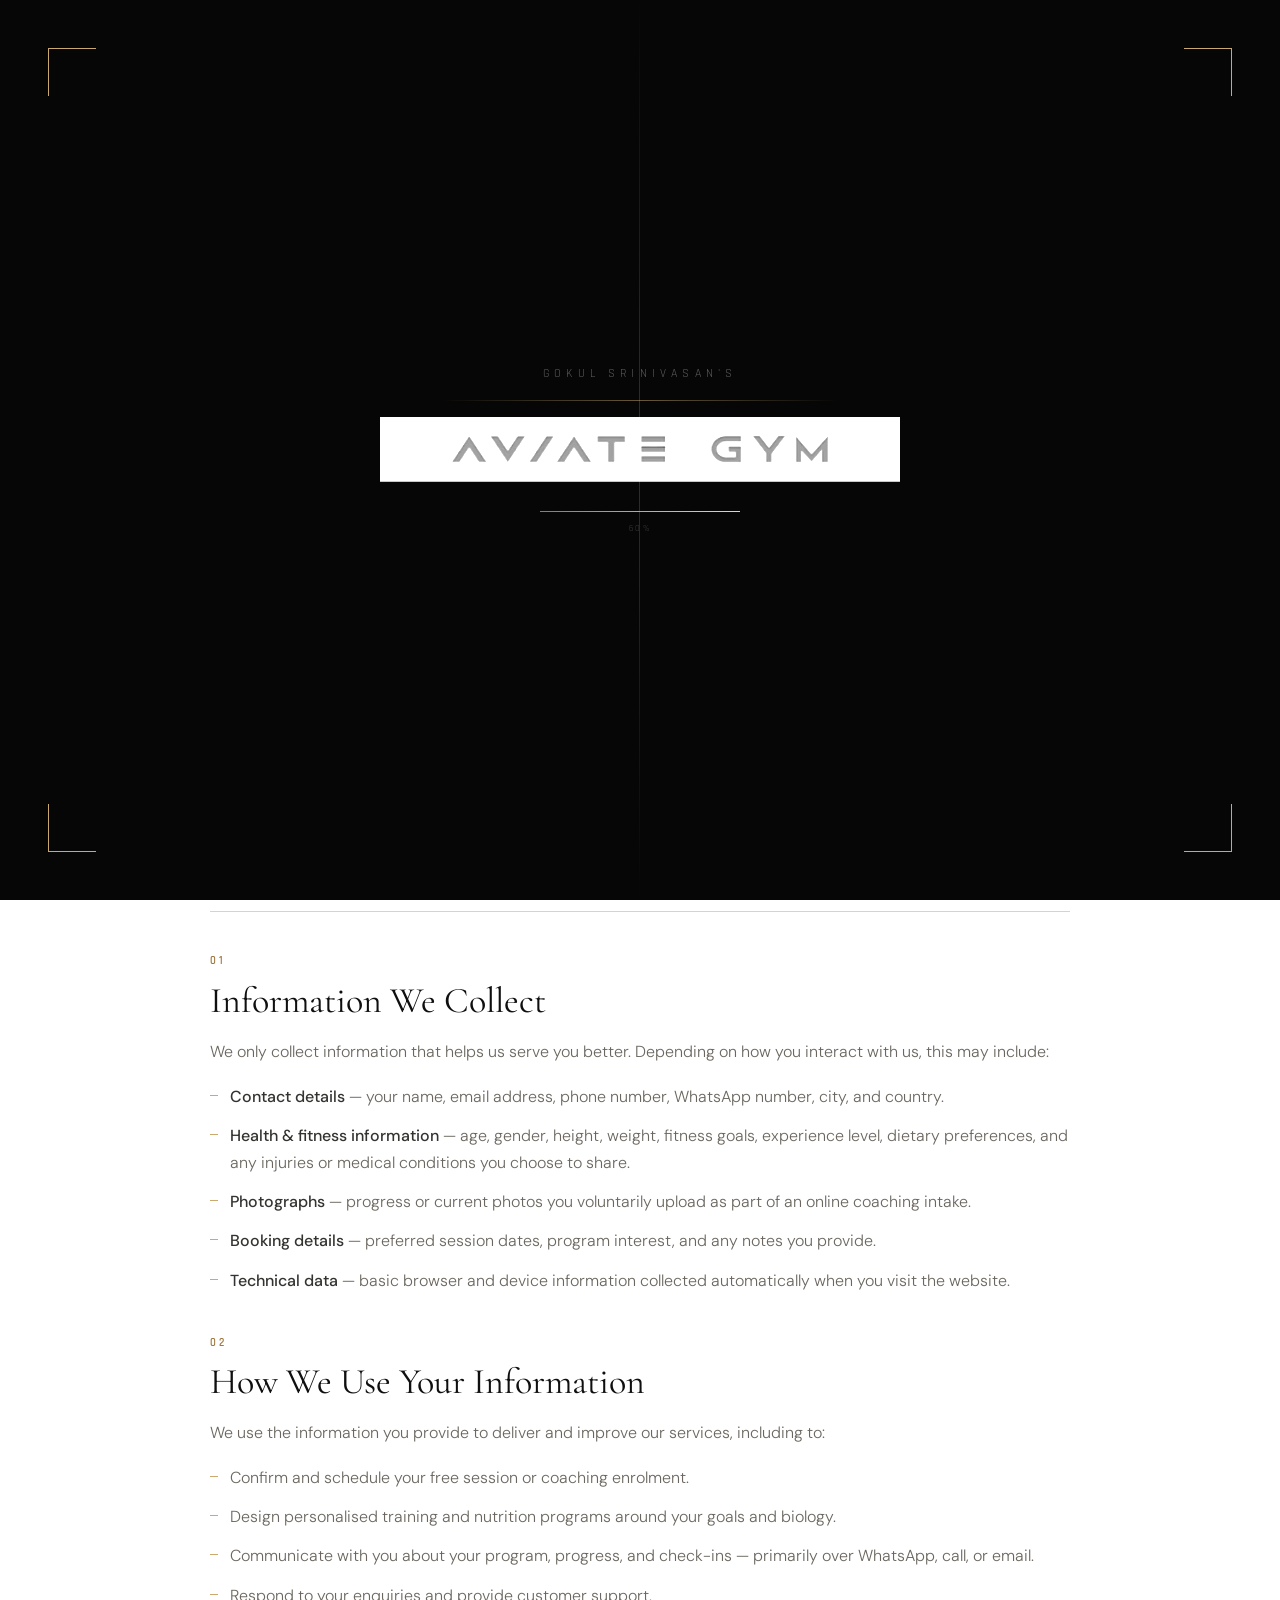
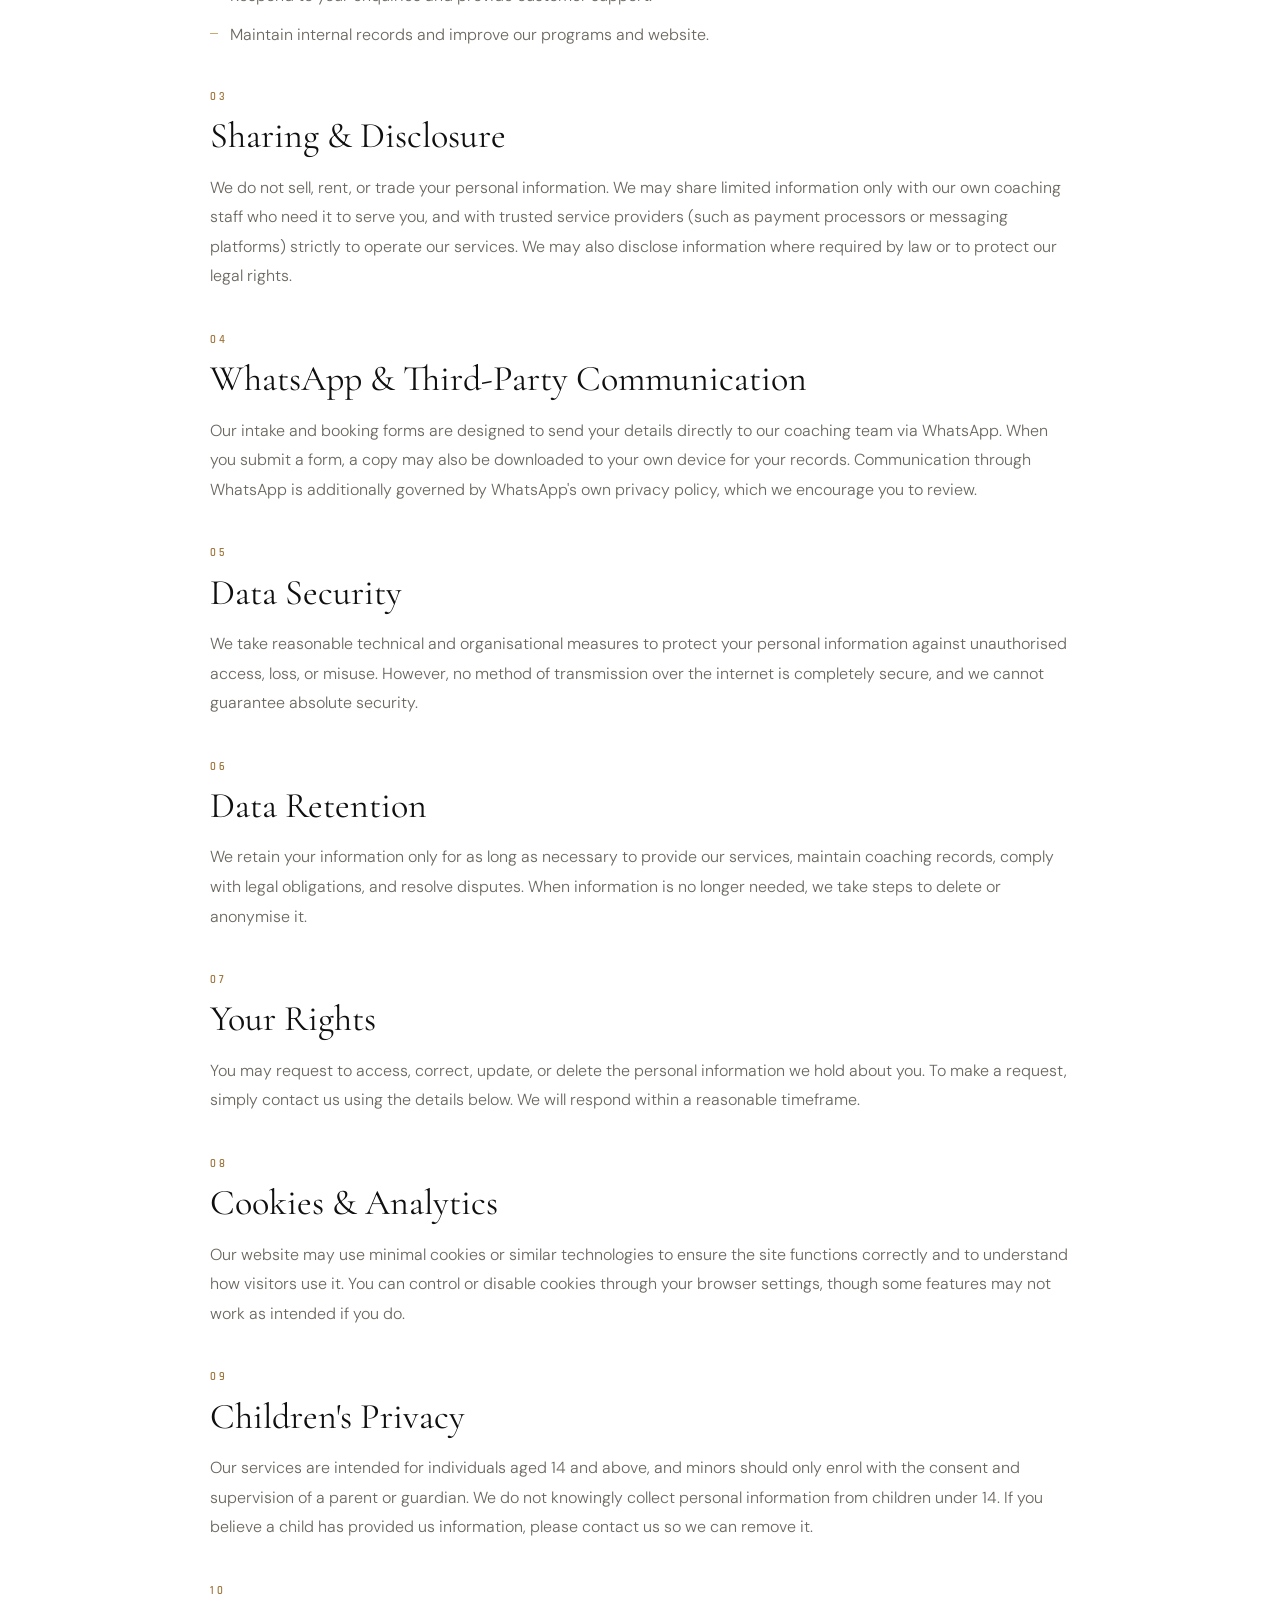
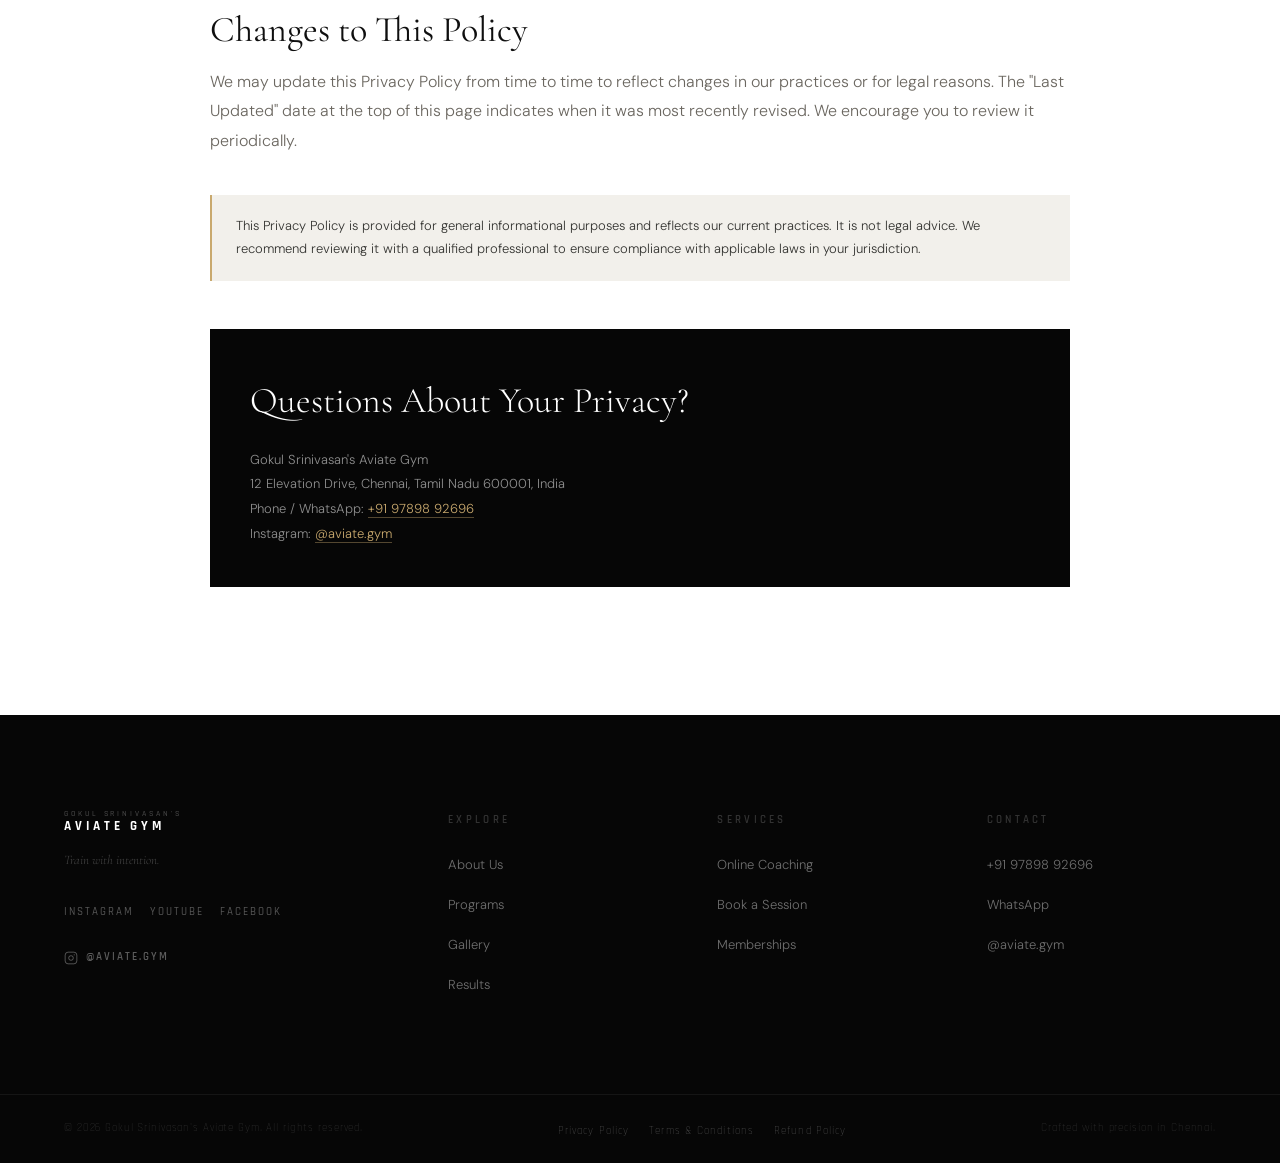
<file: privacy-policy.html>
<!DOCTYPE html>
<html lang="en">
<head>
  <meta charset="UTF-8" />
  <meta name="viewport" content="width=device-width, initial-scale=1.0" />
  <meta name="description" content="Privacy Policy — Gokul Srinivasan's Aviate Gym, Chennai. How we collect, use, and protect your personal information." />
  <title>Privacy Policy — Aviate Gym</title>

  <link rel="canonical" href="https://www.aviategym.in/privacy-policy.html" />
  <meta name="theme-color" content="#060606" />
  <meta name="author" content="Gokul Srinivasan's Aviate Gym" />
  <meta name="robots" content="index, follow" />

  <!-- Open Graph -->
  <meta property="og:type" content="website" />
  <meta property="og:site_name" content="Aviate Gym" />
  <meta property="og:title" content="Privacy Policy — Aviate Gym" />
  <meta property="og:description" content="How Gokul Srinivasan's Aviate Gym collects, uses, and protects your personal information." />
  <meta property="og:url" content="https://www.aviategym.in/privacy-policy.html" />
  <meta property="og:image" content="https://www.aviategym.in/assets/images/gallery-3.jpg" />
  <meta property="og:locale" content="en_IN" />

  <!-- Twitter -->
  <meta name="twitter:card" content="summary_large_image" />
  <meta name="twitter:title" content="Privacy Policy — Aviate Gym" />
  <meta name="twitter:description" content="How Gokul Srinivasan's Aviate Gym collects, uses, and protects your personal information." />
  <meta name="twitter:image" content="https://www.aviategym.in/assets/images/gallery-3.jpg" />

  <link rel="preconnect" href="https://fonts.googleapis.com" />
  <link rel="preconnect" href="https://fonts.gstatic.com" crossorigin />
  <link href="https://fonts.googleapis.com/css2?family=Cormorant+Garamond:ital,wght@0,300;0,400;0,600;1,300;1,400&family=Rajdhani:wght@300;400;500;600;700&family=DM+Sans:wght@200;300;400;500&display=swap" rel="stylesheet" />
  <link rel="stylesheet" href="style.css" />
</head>

<body class="is-loading">

  <!-- PRELOADER -->
  <div class="preloader" id="preloader">
    <div class="preloader__panel preloader__panel--left"></div>
    <div class="preloader__panel preloader__panel--right"></div>
    <div class="preloader__corner preloader__corner--tl"></div>
    <div class="preloader__corner preloader__corner--tr"></div>
    <div class="preloader__corner preloader__corner--bl"></div>
    <div class="preloader__corner preloader__corner--br"></div>
    <div class="preloader__inner">
      <div class="preloader__owner-wrap"><span class="preloader__owner">GOKUL SRINIVASAN'S</span></div>
      <div class="preloader__line"></div>
      <div class="preloader__brand-wrap">
        <div class="preloader__logo-wrap">
          <img src="assets/images/aviate-logo.jpg" alt="Aviate Gym" class="preloader__logo-img" />
        </div>
      </div>
      <div class="preloader__bar-wrap">
        <div class="preloader__bar"><div class="preloader__fill"></div></div>
        <span class="preloader__percent" id="pl-percent">Loading...</span>
      </div>
    </div>
  </div>

  <!-- NAVIGATION -->
  <header class="site-header" id="site-header">
    <nav class="nav">
      <a href="index.html" class="nav__logo" aria-label="Aviate Gym home">
        <img src="assets/images/aviate-logo.jpg" alt="Gokul Srinivasan's Aviate Gym" class="nav__logo-img" />
      </a>
      <ul class="nav__links">
        <li><a href="about.html"           class="nav__link">About</a></li>
        <li><a href="programs.html"        class="nav__link">Programs</a></li>
        <li><a href="online-coaching.html" class="nav__link">Online Coaching</a></li>
        <li><a href="gallery.html"         class="nav__link">Gallery</a></li>
        <li><a href="results.html"         class="nav__link">Results</a></li>
        <li><a href="booking.html"         class="nav__link nav__link--cta">Book a Session</a></li>
      </ul>
      <button class="nav__hamburger" aria-label="Toggle menu" aria-expanded="false">
        <span class="nav__hamburger-line"></span>
        <span class="nav__hamburger-line"></span>
      </button>
    </nav>
    <div class="mobile-menu" id="mobile-menu">
      <ul class="mobile-menu__links">
        <li><a href="about.html"           class="mobile-menu__link">About</a></li>
        <li><a href="programs.html"        class="mobile-menu__link">Programs</a></li>
        <li><a href="online-coaching.html" class="mobile-menu__link">Online Coaching</a></li>
        <li><a href="gallery.html"         class="mobile-menu__link">Gallery</a></li>
        <li><a href="results.html"         class="mobile-menu__link">Results</a></li>
        <li><a href="booking.html"         class="mobile-menu__link mobile-menu__link--cta">Book a Session</a></li>
      </ul>
    </div>
  </header>

  <main>

    <!-- HERO -->
    <section class="page-hero">
      <div class="container page-hero__inner">
        <div class="page-hero__rule"></div>
        <p class="section-eyebrow">Legal</p>
        <h1 class="page-hero__heading">Privacy<br /><em style="font-style:italic;color:var(--color-gold-dark);">Policy</em></h1>
        <p class="page-hero__sub">Your trust matters to us. This policy explains what information we collect, why we collect it, and how we keep it safe.</p>
      </div>
    </section>

    <!-- BODY -->
    <section class="legal">
      <div class="container">
        <div class="legal__wrap">

          <span class="legal__updated">Last Updated: 9 June 2026</span>

          <p class="legal__intro">
            This Privacy Policy describes how Gokul Srinivasan's Aviate Gym ("Aviate Gym", "we", "us", or "our") collects, uses, shares, and protects your personal information when you visit our website, book a session, enrol in our in-person or online coaching programs, or otherwise interact with us. By using our website or services, you agree to the practices described below.
          </p>

          <div class="legal__block">
            <span class="legal__num">01</span>
            <h2 class="legal__h2">Information We Collect</h2>
            <p class="legal__p">We only collect information that helps us serve you better. Depending on how you interact with us, this may include:</p>
            <ul class="legal__list">
              <li><strong>Contact details</strong> — your name, email address, phone number, WhatsApp number, city, and country.</li>
              <li><strong>Health &amp; fitness information</strong> — age, gender, height, weight, fitness goals, experience level, dietary preferences, and any injuries or medical conditions you choose to share.</li>
              <li><strong>Photographs</strong> — progress or current photos you voluntarily upload as part of an online coaching intake.</li>
              <li><strong>Booking details</strong> — preferred session dates, program interest, and any notes you provide.</li>
              <li><strong>Technical data</strong> — basic browser and device information collected automatically when you visit the website.</li>
            </ul>
          </div>

          <div class="legal__block">
            <span class="legal__num">02</span>
            <h2 class="legal__h2">How We Use Your Information</h2>
            <p class="legal__p">We use the information you provide to deliver and improve our services, including to:</p>
            <ul class="legal__list">
              <li>Confirm and schedule your free session or coaching enrolment.</li>
              <li>Design personalised training and nutrition programs around your goals and biology.</li>
              <li>Communicate with you about your program, progress, and check-ins — primarily over WhatsApp, call, or email.</li>
              <li>Respond to your enquiries and provide customer support.</li>
              <li>Maintain internal records and improve our programs and website.</li>
            </ul>
          </div>

          <div class="legal__block">
            <span class="legal__num">03</span>
            <h2 class="legal__h2">Sharing &amp; Disclosure</h2>
            <p class="legal__p">We do not sell, rent, or trade your personal information. We may share limited information only with our own coaching staff who need it to serve you, and with trusted service providers (such as payment processors or messaging platforms) strictly to operate our services. We may also disclose information where required by law or to protect our legal rights.</p>
          </div>

          <div class="legal__block">
            <span class="legal__num">04</span>
            <h2 class="legal__h2">WhatsApp &amp; Third-Party Communication</h2>
            <p class="legal__p">Our intake and booking forms are designed to send your details directly to our coaching team via WhatsApp. When you submit a form, a copy may also be downloaded to your own device for your records. Communication through WhatsApp is additionally governed by WhatsApp's own privacy policy, which we encourage you to review.</p>
          </div>

          <div class="legal__block">
            <span class="legal__num">05</span>
            <h2 class="legal__h2">Data Security</h2>
            <p class="legal__p">We take reasonable technical and organisational measures to protect your personal information against unauthorised access, loss, or misuse. However, no method of transmission over the internet is completely secure, and we cannot guarantee absolute security.</p>
          </div>

          <div class="legal__block">
            <span class="legal__num">06</span>
            <h2 class="legal__h2">Data Retention</h2>
            <p class="legal__p">We retain your information only for as long as necessary to provide our services, maintain coaching records, comply with legal obligations, and resolve disputes. When information is no longer needed, we take steps to delete or anonymise it.</p>
          </div>

          <div class="legal__block">
            <span class="legal__num">07</span>
            <h2 class="legal__h2">Your Rights</h2>
            <p class="legal__p">You may request to access, correct, update, or delete the personal information we hold about you. To make a request, simply contact us using the details below. We will respond within a reasonable timeframe.</p>
          </div>

          <div class="legal__block">
            <span class="legal__num">08</span>
            <h2 class="legal__h2">Cookies &amp; Analytics</h2>
            <p class="legal__p">Our website may use minimal cookies or similar technologies to ensure the site functions correctly and to understand how visitors use it. You can control or disable cookies through your browser settings, though some features may not work as intended if you do.</p>
          </div>

          <div class="legal__block">
            <span class="legal__num">09</span>
            <h2 class="legal__h2">Children's Privacy</h2>
            <p class="legal__p">Our services are intended for individuals aged 14 and above, and minors should only enrol with the consent and supervision of a parent or guardian. We do not knowingly collect personal information from children under 14. If you believe a child has provided us information, please contact us so we can remove it.</p>
          </div>

          <div class="legal__block">
            <span class="legal__num">10</span>
            <h2 class="legal__h2">Changes to This Policy</h2>
            <p class="legal__p">We may update this Privacy Policy from time to time to reflect changes in our practices or for legal reasons. The "Last Updated" date at the top of this page indicates when it was most recently revised. We encourage you to review it periodically.</p>
          </div>

          <p class="legal__note">
            This Privacy Policy is provided for general informational purposes and reflects our current practices. It is not legal advice. We recommend reviewing it with a qualified professional to ensure compliance with applicable laws in your jurisdiction.
          </p>

          <div class="legal__contact-box">
            <h2>Questions About Your Privacy?</h2>
            <p>
              Gokul Srinivasan's Aviate Gym<br />
              12 Elevation Drive, Chennai, Tamil Nadu 600001, India<br />
              Phone / WhatsApp: <a href="https://wa.me/919789892696" target="_blank" rel="noopener">+91 97898 92696</a><br />
              Instagram: <a href="https://www.instagram.com/aviate.gym" target="_blank" rel="noopener">@aviate.gym</a>
            </p>
          </div>

        </div>
      </div>
    </section>

  </main>

  <!-- FOOTER -->
  <footer class="site-footer">
    <div class="container site-footer__inner">
      <div class="site-footer__brand">
        <a href="index.html" class="site-footer__logo">
          <span class="site-footer__logo-owner">GOKUL SRINIVASAN'S</span>
          <span class="site-footer__logo-brand">AVIATE GYM</span>
        </a>
        <p class="site-footer__tagline">Train with intention.</p>
        <ul class="site-footer__socials">
          <li><a href="https://www.instagram.com/aviate.gym" target="_blank" rel="noopener" class="site-footer__social-link">Instagram</a></li>
          <li><a href="https://youtube.com/"                 target="_blank" rel="noopener" class="site-footer__social-link">YouTube</a></li>
          <li><a href="https://facebook.com/"                target="_blank" rel="noopener" class="site-footer__social-link">Facebook</a></li>
        </ul>
        <a href="https://www.instagram.com/aviate.gym" target="_blank" rel="noopener" class="site-footer__insta-badge">
          <svg width="14" height="14" viewBox="0 0 24 24" fill="none" stroke="currentColor" stroke-width="1.5"><rect x="2" y="2" width="20" height="20" rx="5"/><circle cx="12" cy="12" r="4"/><circle cx="17.5" cy="6.5" r="1" fill="currentColor" stroke="none"/></svg>
          @aviate.gym
        </a>
      </div>
      <nav class="site-footer__nav">
        <div class="site-footer__nav-col">
          <h3 class="site-footer__nav-heading">Explore</h3>
          <ul>
            <li><a href="about.html"    class="site-footer__nav-link">About Us</a></li>
            <li><a href="programs.html" class="site-footer__nav-link">Programs</a></li>
            <li><a href="gallery.html"  class="site-footer__nav-link">Gallery</a></li>
            <li><a href="results.html"  class="site-footer__nav-link">Results</a></li>
          </ul>
        </div>
        <div class="site-footer__nav-col">
          <h3 class="site-footer__nav-heading">Services</h3>
          <ul>
            <li><a href="online-coaching.html" class="site-footer__nav-link">Online Coaching</a></li>
            <li><a href="booking.html"         class="site-footer__nav-link">Book a Session</a></li>
            <li><a href="programs.html"        class="site-footer__nav-link">Memberships</a></li>
          </ul>
        </div>
        <div class="site-footer__nav-col">
          <h3 class="site-footer__nav-heading">Contact</h3>
          <ul>
            <li><a href="tel:+919789892696"          class="site-footer__nav-link">+91 97898 92696</a></li>
            <li><a href="https://wa.me/919789892696" target="_blank" rel="noopener" class="site-footer__nav-link">WhatsApp</a></li>
            <li><a href="https://www.instagram.com/aviate.gym" target="_blank" rel="noopener" class="site-footer__nav-link">@aviate.gym</a></li>
          </ul>
        </div>
      </nav>
    </div>
    <div class="site-footer__bottom">
      <div class="container site-footer__bottom-inner">
        <p class="site-footer__copy">© <span id="footer-year"></span> Gokul Srinivasan's Aviate Gym. All rights reserved.</p>
        <ul class="site-footer__legal">
          <li><a href="privacy-policy.html"        class="site-footer__legal-link">Privacy Policy</a></li>
          <li><a href="terms-and-conditions.html"  class="site-footer__legal-link">Terms &amp; Conditions</a></li>
          <li><a href="refund-policy.html"         class="site-footer__legal-link">Refund Policy</a></li>
        </ul>
        <p class="site-footer__credit">Crafted with precision in Chennai.</p>
      </div>
    </div>
  </footer>

  <script src="script.js" defer></script>
</body>
</html>
</file>
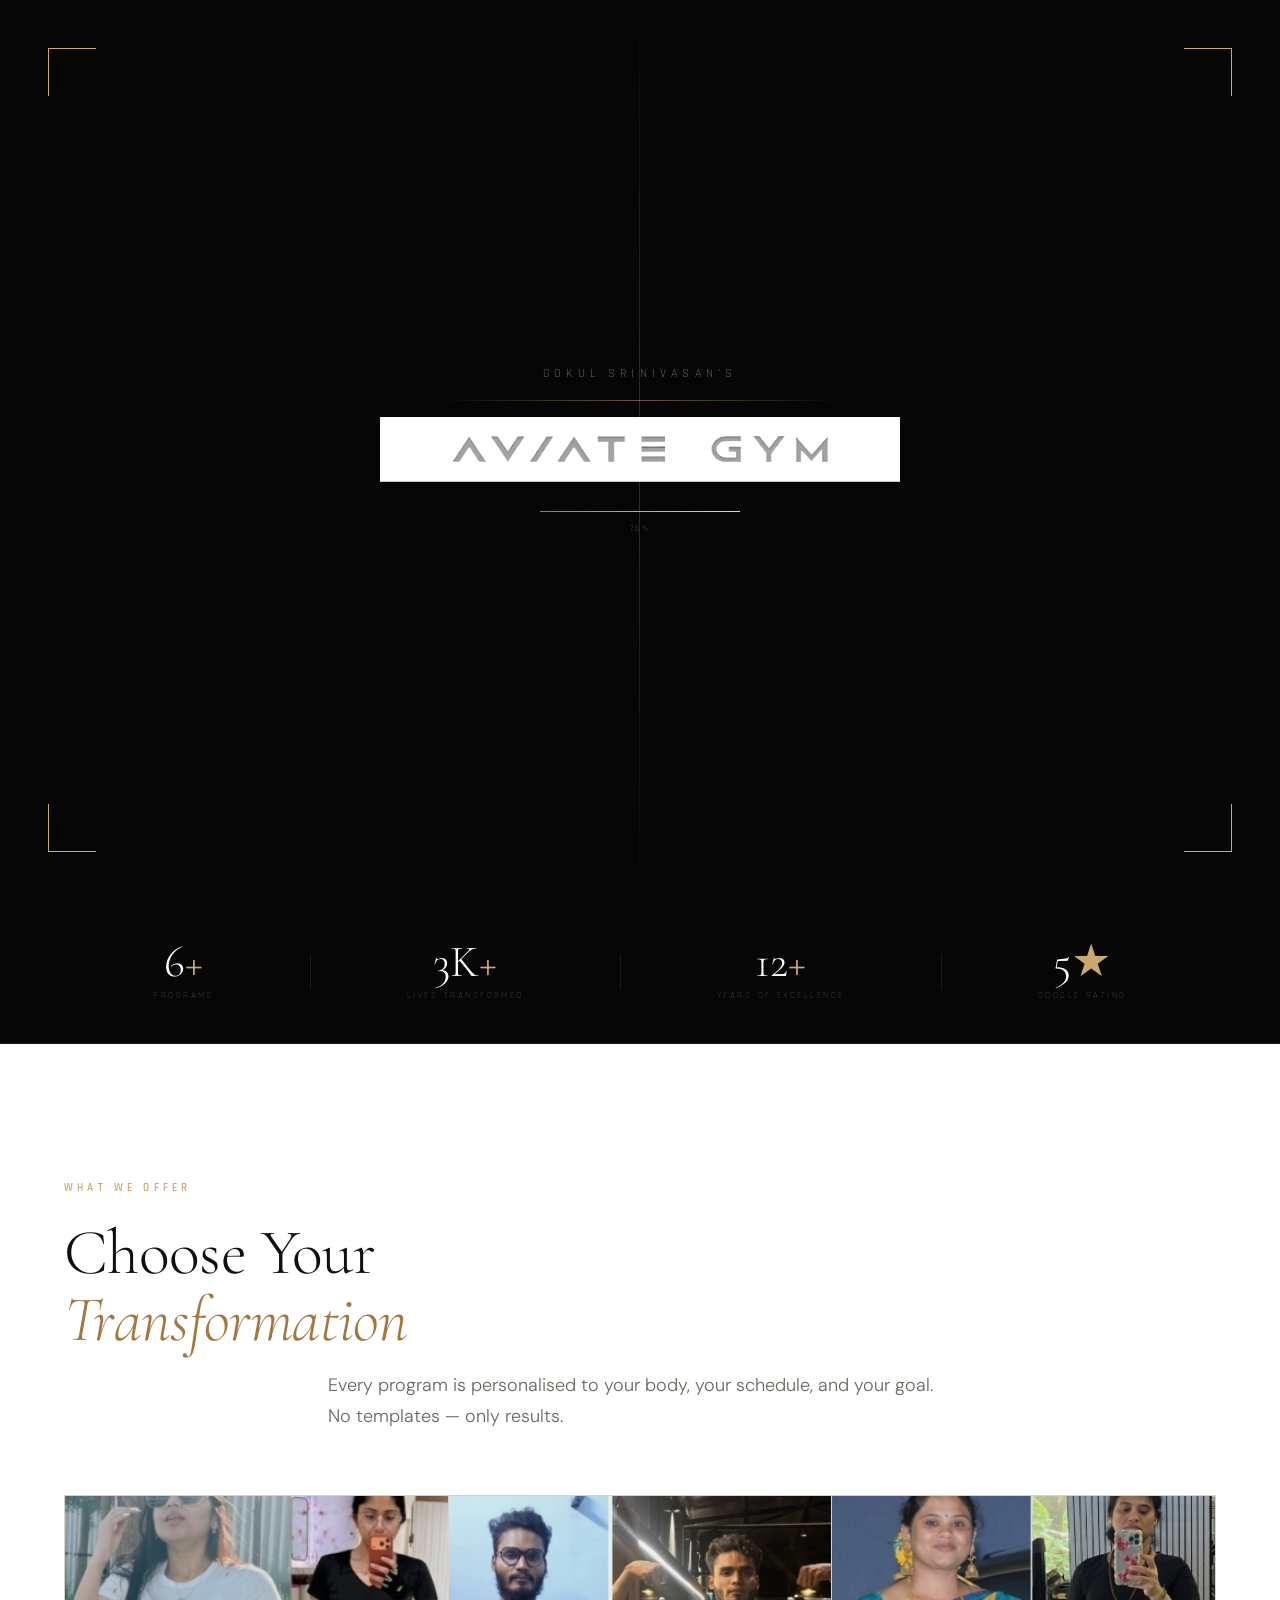
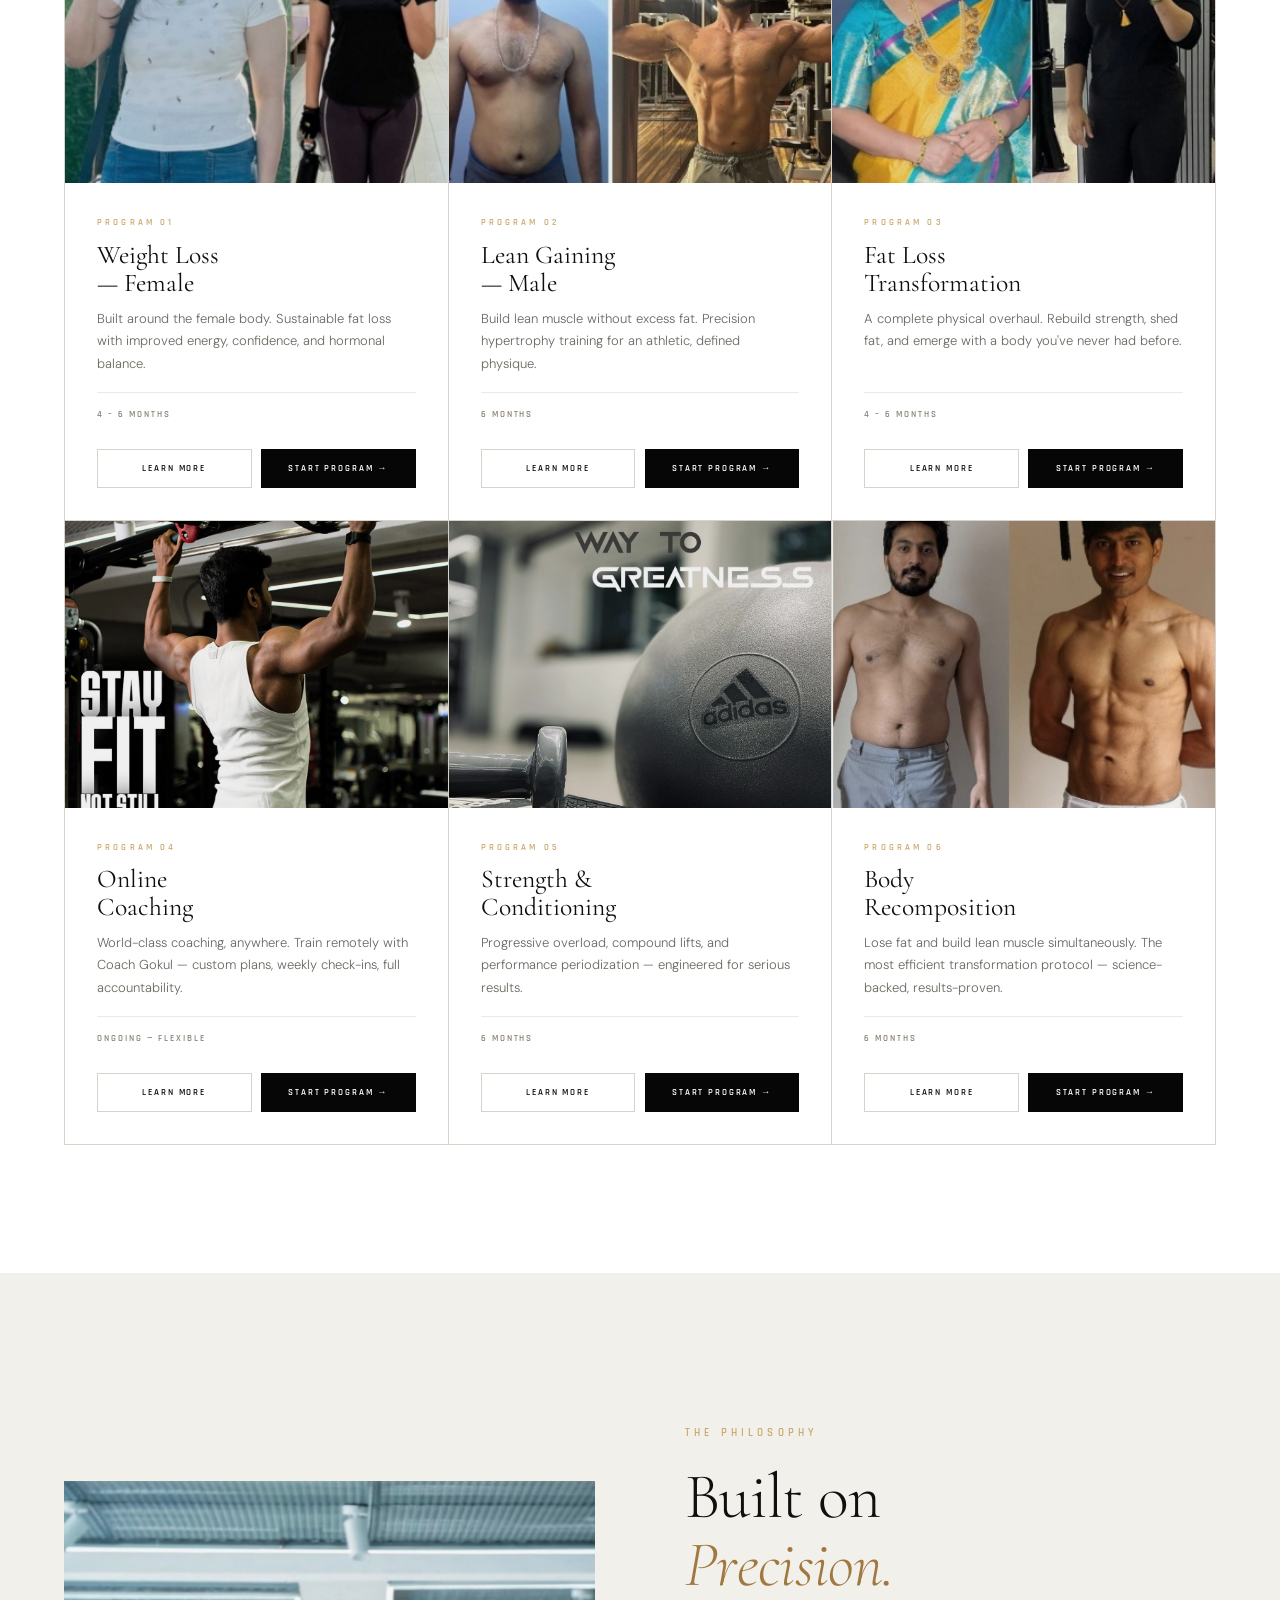
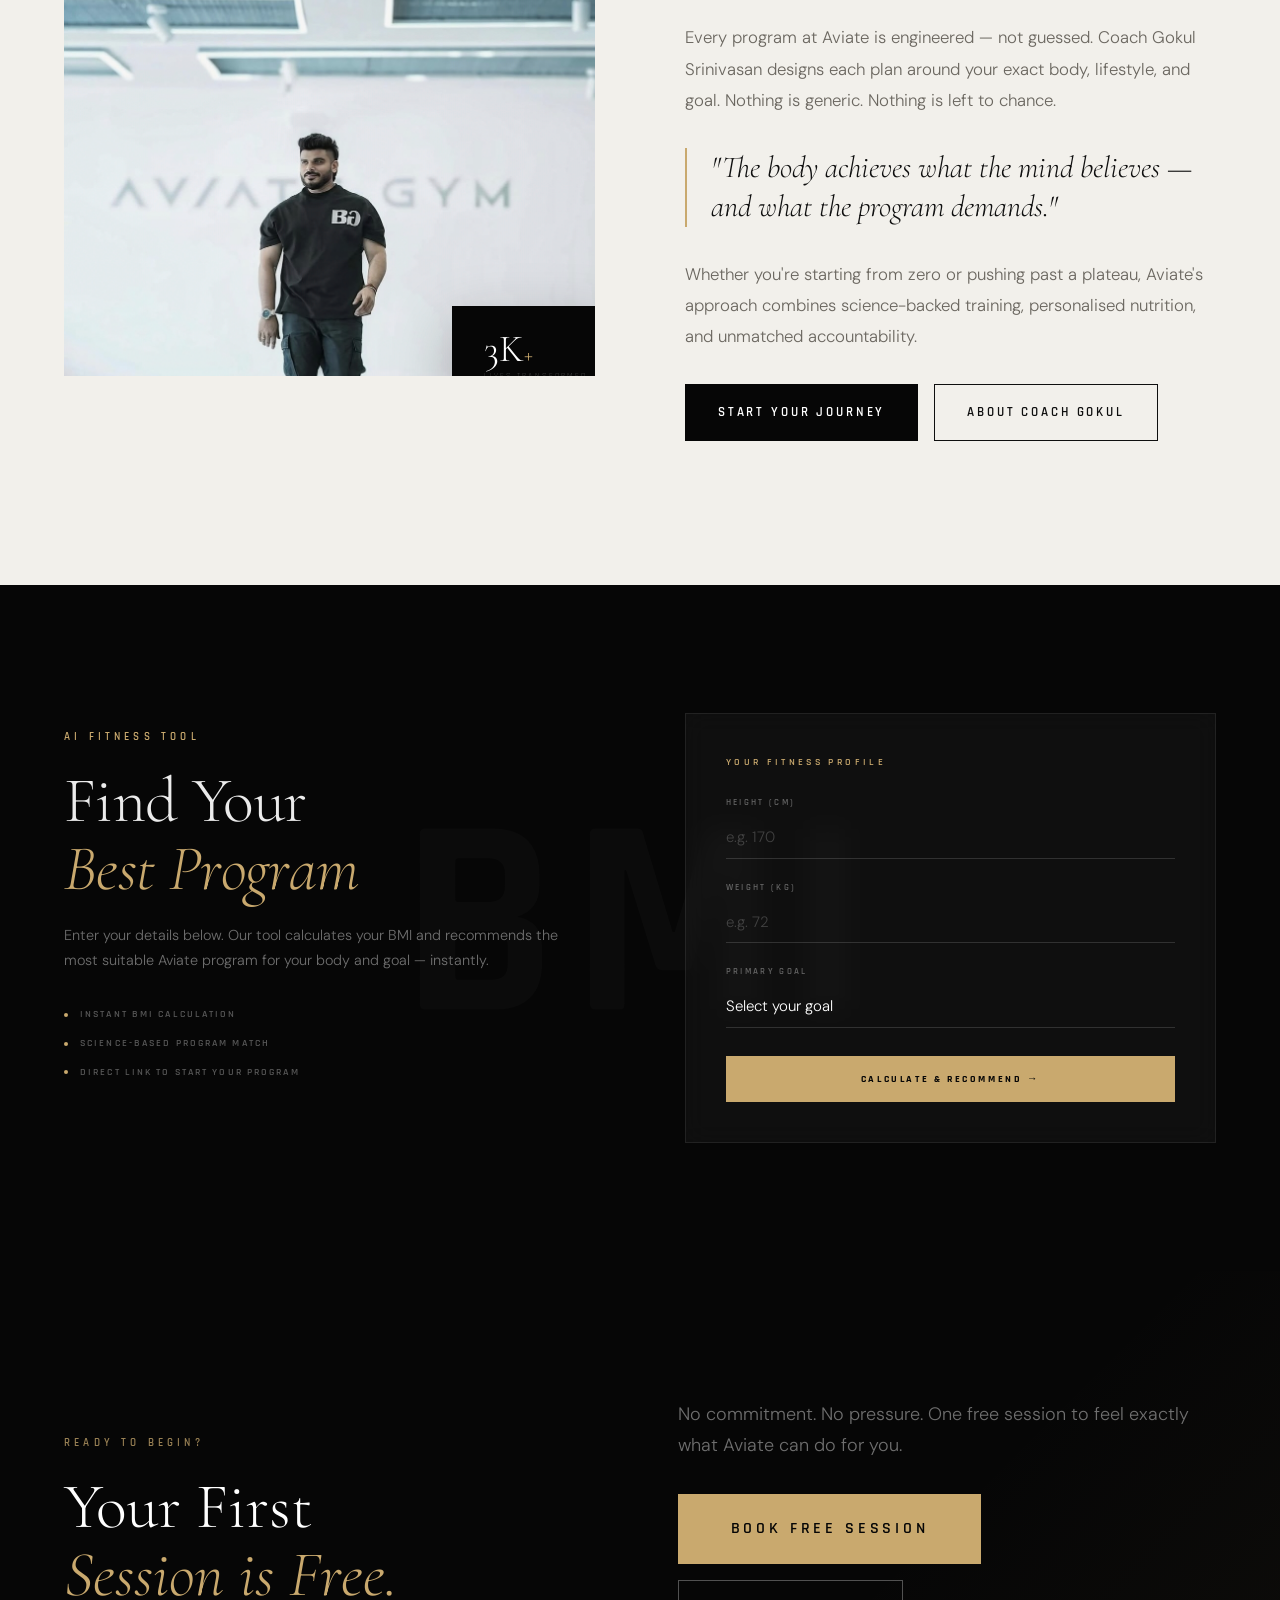
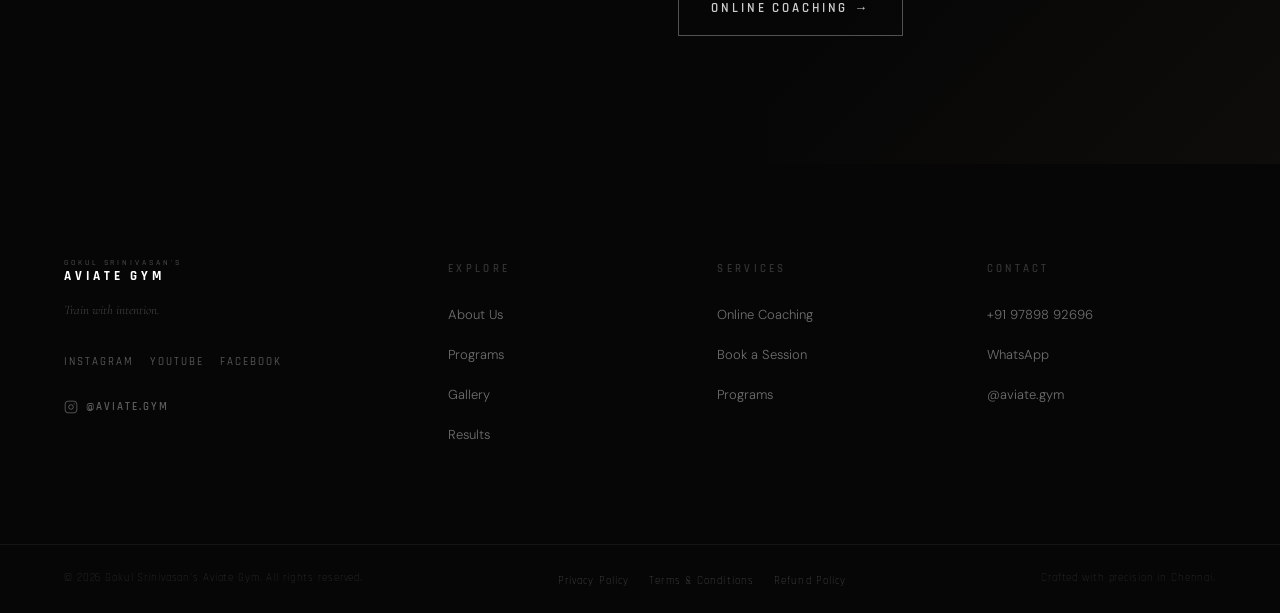
<file: programs.html>
<!DOCTYPE html>
<html lang="en">
<head>
  <meta charset="UTF-8" />
  <meta name="viewport" content="width=device-width, initial-scale=1.0" />
  <meta name="description" content="Programs — Aviate Gym. Six premium transformation programs designed by Coach Gokul Srinivasan: fat loss, lean gaining, body recomposition, strength & conditioning and more." />
  <title>Programs — Aviate Gym</title>

  <link rel="canonical" href="https://www.aviategym.in/programs.html" />
  <meta name="theme-color" content="#060606" />
  <meta name="author" content="Gokul Srinivasan's Aviate Gym" />
  <meta name="robots" content="index, follow" />

  <!-- Open Graph -->
  <meta property="og:type" content="website" />
  <meta property="og:site_name" content="Aviate Gym" />
  <meta property="og:title" content="Programs — Aviate Gym" />
  <meta property="og:description" content="Six premium transformation programs designed by Coach Gokul Srinivasan." />
  <meta property="og:url" content="https://www.aviategym.in/programs.html" />
  <meta property="og:image" content="https://www.aviategym.in/assets/images/gallery-3.jpg" />
  <meta property="og:locale" content="en_IN" />

  <!-- Twitter -->
  <meta name="twitter:card" content="summary_large_image" />
  <meta name="twitter:title" content="Programs — Aviate Gym" />
  <meta name="twitter:description" content="Six premium transformation programs designed by Coach Gokul Srinivasan." />
  <meta name="twitter:image" content="https://www.aviategym.in/assets/images/gallery-3.jpg" />

  <link rel="preconnect" href="https://fonts.googleapis.com" />
  <link rel="preconnect" href="https://fonts.gstatic.com" crossorigin />
  <link href="https://fonts.googleapis.com/css2?family=Cormorant+Garamond:ital,wght@0,300;0,400;0,600;1,300;1,400&family=Rajdhani:wght@300;400;500;600;700&family=DM+Sans:wght@200;300;400;500&display=swap" rel="stylesheet" />
  <link rel="stylesheet" href="style.css" />

  <style>
  /* ============================================================
     PROGRAMS PAGE — LOCAL STYLES ONLY
  ============================================================ */

  /* ── Hero ── */
  .prog-hero {
    position: relative;
    height: 100svh;
    min-height: 600px;
    display: flex;
    align-items: flex-end;
    padding-bottom: clamp(3rem, 8vh, 6rem);
    overflow: hidden;
    background: var(--color-black);
  }

  .prog-hero__bg {
    position: absolute;
    inset: 0;
    z-index: 0;
  }

  .prog-hero__img {
    width: 100%; height: 100%;
    object-fit: cover;
    object-position: center;
    filter: brightness(0.38) saturate(0.8);
    transform: scale(1.04);
    transition: transform 8s ease;
  }

  .prog-hero:hover .prog-hero__img { transform: scale(1.0); }

  .prog-hero__overlay {
    position: absolute; inset: 0;
    background: linear-gradient(
      160deg,
      rgba(6,6,6,0.10) 0%,
      rgba(6,6,6,0.72) 100%
    );
    z-index: 1;
  }

  .prog-hero__content {
    position: relative;
    z-index: 2;
    width: 100%;
    padding-inline: var(--container-pad);
    max-width: var(--container-max);
    margin-inline: auto;
  }

  .prog-hero__eyebrow {
    display: inline-flex;
    align-items: center;
    gap: 0.75rem;
    font-family: var(--font-brand);
    font-size: 0.62rem;
    font-weight: 600;
    letter-spacing: 0.42em;
    text-transform: uppercase;
    color: var(--color-gold);
    margin-bottom: 1.5rem;
    opacity: 0;
    transform: translateY(20px);
    animation: ph-up 0.9s var(--ease-out) 0.2s forwards;
  }

  .prog-hero__eyebrow-line {
    display: block;
    width: 30px; height: 1px;
    background: var(--color-gold);
    opacity: 0.7;
  }

  .prog-hero__heading {
    font-family: var(--font-display);
    font-size: clamp(3.2rem, 9vw, 8rem);
    font-weight: 300;
    line-height: 0.96;
    letter-spacing: -0.025em;
    color: var(--color-white);
    margin-bottom: 2rem;
    opacity: 0;
    transform: translateY(32px);
    animation: ph-up 1s var(--ease-out) 0.38s forwards;
  }

  .prog-hero__heading em {
    font-style: italic;
    color: rgba(255,255,255,0.62);
  }

  .prog-hero__sub {
    font-family: var(--font-body);
    font-size: clamp(0.875rem, 1.5vw, 1.05rem);
    font-weight: 300;
    color: rgba(255,255,255,0.52);
    max-width: 44ch;
    line-height: 1.8;
    margin-bottom: 2.5rem;
    opacity: 0;
    transform: translateY(20px);
    animation: ph-up 0.9s var(--ease-out) 0.56s forwards;
  }

  .prog-hero__actions {
    display: flex;
    gap: 1rem;
    flex-wrap: wrap;
    opacity: 0;
    animation: ph-up 0.9s var(--ease-out) 0.72s forwards;
  }

  /* Scroll cue */
  .prog-hero__scroll {
    position: absolute;
    bottom: 2.5rem;
    right: var(--container-pad);
    z-index: 2;
    display: flex;
    flex-direction: column;
    align-items: center;
    gap: 0.75rem;
    opacity: 0;
    animation: ph-up 0.8s var(--ease-out) 1.1s forwards;
  }

  .prog-hero__scroll-line {
    width: 1px; height: 48px;
    background: linear-gradient(to bottom, transparent, rgba(255,255,255,0.38));
    animation: scroll-pulse 2.4s ease-in-out infinite;
  }

  .prog-hero__scroll-label {
    font-family: var(--font-brand);
    font-size: 0.5rem;
    letter-spacing: 0.32em;
    text-transform: uppercase;
    color: rgba(255,255,255,0.3);
    writing-mode: vertical-rl;
  }

  @keyframes ph-up {
    to { opacity: 1; transform: translateY(0); }
  }

  @keyframes scroll-pulse {
    0%,100% { opacity: 1; }
    50%      { opacity: 0.25; }
  }

  /* ── Stats Strip ── */
  .prog-stats {
    background: var(--color-black);
    border-bottom: 1px solid rgba(255,255,255,0.06);
    padding-block: clamp(1.5rem, 4vw, 2.5rem);
  }

  .prog-stats__inner {
    display: flex;
    align-items: center;
    justify-content: center;
    gap: clamp(2rem, 8vw, 6rem);
    flex-wrap: wrap;
  }

  .prog-stat {
    display: flex;
    flex-direction: column;
    align-items: center;
    gap: 0.2rem;
  }

  .prog-stat__num {
    font-family: var(--font-display);
    font-size: clamp(1.8rem, 3.5vw, 2.8rem);
    font-weight: 300;
    color: var(--color-white);
    line-height: 1;
  }

  .prog-stat__suffix { color: var(--color-gold); }

  .prog-stat__label {
    font-family: var(--font-brand);
    font-size: 0.55rem;
    letter-spacing: 0.28em;
    text-transform: uppercase;
    color: rgba(255,255,255,0.3);
  }

  .prog-stat__div {
    width: 1px; height: 36px;
    background: rgba(255,255,255,0.08);
  }

  /* ── Programs Grid Section ── */
  .programs-grid-section {
    background: var(--color-white);
  }

  .programs-grid-section .section-header {
    text-align: left;
    margin-bottom: clamp(2.5rem, 5vw, 4rem);
  }

  .prog-grid {
    display: grid;
    grid-template-columns: repeat(3, 1fr);
    gap: 1px;
    background: var(--color-grey-mid);
    border: 1px solid var(--color-grey-mid);
  }

  /* ── Program Card ── */
  .prog-card {
    background: var(--color-white);
    display: flex;
    flex-direction: column;
    overflow: hidden;
    position: relative;
    transition: transform 0.4s var(--ease-out), box-shadow 0.4s var(--ease-out);
  }

  .prog-card:hover {
    transform: translateY(-6px);
    box-shadow: 0 24px 64px rgba(0,0,0,0.10);
    z-index: 2;
  }

  /* Gold accent line slides up on hover */
  .prog-card::after {
    content: '';
    position: absolute;
    bottom: 0; left: 0;
    width: 100%; height: 2px;
    background: var(--color-gold);
    transform: scaleX(0);
    transform-origin: left;
    transition: transform 0.45s var(--ease-out);
  }

  .prog-card:hover::after { transform: scaleX(1); }

  .prog-card__media {
    overflow: hidden;
    aspect-ratio: 4 / 3;
    line-height: 0;
  }

  .prog-card__img {
    width: 100%; height: 100%;
    object-fit: cover;
    filter: grayscale(12%) brightness(0.94);
    transition: transform 0.9s var(--ease-out), filter 0.6s ease;
  }

  .prog-card:hover .prog-card__img {
    transform: scale(1.07);
    filter: grayscale(0%) brightness(1.01);
  }

  .prog-card__body {
    padding: clamp(1.25rem, 3vw, 2rem);
    display: flex;
    flex-direction: column;
    flex: 1;
    gap: 0.6rem;
  }

  .prog-card__tag {
    font-family: var(--font-brand);
    font-size: 0.56rem;
    font-weight: 600;
    letter-spacing: 0.35em;
    text-transform: uppercase;
    color: var(--color-gold);
  }

  .prog-card__title {
    font-family: var(--font-display);
    font-size: clamp(1.3rem, 2vw, 1.7rem);
    font-weight: 400;
    line-height: 1.12;
    color: var(--color-text);
  }

  .prog-card__desc {
    font-family: var(--font-body);
    font-size: 0.8125rem;
    font-weight: 300;
    line-height: 1.75;
    color: var(--color-text-muted);
    flex: 1;
  }

  .prog-card__meta {
    display: flex;
    align-items: center;
    gap: 0.75rem;
    padding-top: 0.9rem;
    border-top: 1px solid var(--color-grey-light);
    margin-top: 0.4rem;
  }

  .prog-card__duration {
    font-family: var(--font-brand);
    font-size: 0.56rem;
    font-weight: 600;
    letter-spacing: 0.22em;
    text-transform: uppercase;
    color: var(--color-grey-muted);
  }

  .prog-card__actions {
    display: flex;
    gap: 0.6rem;
    margin-top: 1rem;
    flex-wrap: wrap;
  }

  .prog-card__btn-primary {
    flex: 1;
    text-align: center;
    padding: 0.65rem 1rem;
    background: var(--color-black);
    color: var(--color-white);
    font-family: var(--font-brand);
    font-size: 0.58rem;
    font-weight: 600;
    letter-spacing: 0.2em;
    text-transform: uppercase;
    border: 1.5px solid var(--color-black);
    transition: background 0.25s ease, color 0.25s ease;
    white-space: nowrap;
  }

  .prog-card__btn-primary:hover {
    background: var(--color-gold);
    border-color: var(--color-gold);
    color: var(--color-black);
  }

  .prog-card__btn-ghost {
    flex: 1;
    text-align: center;
    padding: 0.65rem 1rem;
    background: transparent;
    color: var(--color-text);
    font-family: var(--font-brand);
    font-size: 0.58rem;
    font-weight: 600;
    letter-spacing: 0.2em;
    text-transform: uppercase;
    border: 1.5px solid var(--color-grey-mid);
    transition: border-color 0.25s ease, color 0.25s ease;
    white-space: nowrap;
  }

  .prog-card__btn-ghost:hover {
    border-color: var(--color-text);
    color: var(--color-text);
  }

  /* ── Philosophy Split Section ── */
  .prog-philosophy {
    background: var(--color-cream);
  }

  .prog-philosophy__grid {
    display: grid;
    grid-template-columns: 1fr 1fr;
    gap: clamp(3rem, 7vw, 7rem);
    align-items: center;
  }

  .prog-philosophy__img-wrap {
    position: relative;
    overflow: hidden;
    line-height: 0;
  }

  .prog-philosophy__img {
    width: 100%;
    height: clamp(380px, 55vh, 620px);
    object-fit: cover;
    object-position: center top;
    filter: grayscale(8%) brightness(0.97);
    transition: transform 1.2s var(--ease-out), filter 0.8s ease;
  }

  .prog-philosophy__img-wrap:hover .prog-philosophy__img {
    transform: scale(1.04);
    filter: grayscale(0%) brightness(1);
  }

  /* Black stat badge */
  .prog-philosophy__badge {
    position: absolute;
    bottom: -1.5rem;
    right: -1.5rem;
    background: var(--color-black);
    padding: 1.5rem 2rem;
    display: flex;
    flex-direction: column;
    align-items: flex-start;
    gap: 0.25rem;
    box-shadow: 0 20px 60px rgba(0,0,0,0.25);
  }

  .prog-philosophy__badge-num {
    font-family: var(--font-display);
    font-size: 2.4rem;
    font-weight: 300;
    color: var(--color-white);
    line-height: 1;
  }

  .prog-philosophy__badge-suffix {
    color: var(--color-gold);
    font-size: 1.4rem;
  }

  .prog-philosophy__badge-label {
    font-family: var(--font-brand);
    font-size: 0.52rem;
    letter-spacing: 0.25em;
    text-transform: uppercase;
    color: rgba(255,255,255,0.35);
    margin-top: 0.25rem;
  }

  .prog-philosophy__copy { padding-block: 1rem; }

  .prog-philosophy__copy .section-heading {
    margin-bottom: 1.5rem;
  }

  .prog-philosophy__body {
    font-family: var(--font-body);
    font-size: clamp(0.9rem, 1.5vw, 1.05rem);
    font-weight: 300;
    line-height: 1.85;
    color: var(--color-text-muted);
    margin-bottom: 1rem;
  }

  .prog-philosophy__quote {
    font-family: var(--font-display);
    font-size: clamp(1.4rem, 2.5vw, 1.9rem);
    font-weight: 300;
    font-style: italic;
    line-height: 1.3;
    color: var(--color-text);
    border-left: 2px solid var(--color-gold);
    padding-left: 1.5rem;
    margin: 2rem 0;
  }

  /* ── AI Recommender ── */
  .prog-ai {
    background: var(--color-black);
    position: relative;
    overflow: hidden;
  }

  .prog-ai::before {
    content: 'BMI';
    position: absolute;
    font-family: var(--font-brand);
    font-size: clamp(8rem, 22vw, 20rem);
    font-weight: 700;
    letter-spacing: 0.05em;
    color: rgba(255,255,255,0.018);
    top: 50%; left: 50%;
    transform: translate(-50%, -50%);
    white-space: nowrap;
    pointer-events: none;
    user-select: none;
  }

  .prog-ai__inner {
    position: relative;
    z-index: 1;
    display: grid;
    grid-template-columns: 1fr 1fr;
    gap: clamp(3rem, 7vw, 7rem);
    align-items: start;
  }

  .prog-ai__copy { padding-top: 0.5rem; }

  .prog-ai__copy .section-eyebrow { color: var(--color-gold); }

  .prog-ai__copy .section-heading {
    color: rgba(255,255,255,0.92);
    margin-bottom: 1.25rem;
  }

  .prog-ai__body {
    font-family: var(--font-body);
    font-size: 0.9rem;
    font-weight: 300;
    line-height: 1.8;
    color: rgba(255,255,255,0.42);
    margin-bottom: 2rem;
  }

  .prog-ai__feature {
    display: flex;
    align-items: center;
    gap: 0.75rem;
    font-family: var(--font-brand);
    font-size: 0.6rem;
    font-weight: 600;
    letter-spacing: 0.22em;
    text-transform: uppercase;
    color: rgba(255,255,255,0.32);
    margin-bottom: 0.75rem;
  }

  .prog-ai__feature-dot {
    width: 4px; height: 4px;
    border-radius: 50%;
    background: var(--color-gold);
    flex-shrink: 0;
  }

  /* Form card */
  .prog-ai__form-card {
    background: rgba(255,255,255,0.04);
    border: 1px solid rgba(255,255,255,0.08);
    backdrop-filter: blur(12px);
    padding: clamp(1.5rem, 4vw, 2.5rem);
  }

  .prog-ai__form-title {
    font-family: var(--font-brand);
    font-size: 0.6rem;
    font-weight: 600;
    letter-spacing: 0.35em;
    text-transform: uppercase;
    color: var(--color-gold);
    margin-bottom: 1.5rem;
  }

  .prog-ai__field {
    display: flex;
    flex-direction: column;
    gap: 0.4rem;
    margin-bottom: 1.25rem;
  }

  .prog-ai__label {
    font-family: var(--font-brand);
    font-size: 0.58rem;
    font-weight: 600;
    letter-spacing: 0.25em;
    text-transform: uppercase;
    color: rgba(255,255,255,0.35);
  }

  .prog-ai__input,
  .prog-ai__select {
    width: 100%;
    background: transparent;
    border: none;
    border-bottom: 1px solid rgba(255,255,255,0.14);
    padding: 0.65rem 0;
    font-family: var(--font-body);
    font-size: 0.9375rem;
    font-weight: 300;
    color: var(--color-white);
    outline: none;
    appearance: none;
    -webkit-appearance: none;
    transition: border-color 0.25s ease;
  }

  .prog-ai__input::placeholder { color: rgba(255,255,255,0.2); }

  .prog-ai__input:focus,
  .prog-ai__select:focus { border-color: var(--color-gold); }

  .prog-ai__select option { background: var(--color-black); color: var(--color-white); }

  .prog-ai__btn {
    width: 100%;
    padding: 1rem;
    background: var(--color-gold);
    color: var(--color-black);
    font-family: var(--font-brand);
    font-size: 0.65rem;
    font-weight: 700;
    letter-spacing: 0.25em;
    text-transform: uppercase;
    border: none;
    cursor: pointer;
    margin-top: 0.5rem;
    transition: background 0.25s ease, transform 0.2s ease;
  }

  .prog-ai__btn:hover {
    background: var(--color-gold-light);
    transform: translateY(-2px);
  }

  /* Result card */
  .prog-ai__result {
    display: none;
    flex-direction: column;
    gap: 1rem;
    margin-top: 1.5rem;
    padding: 1.5rem;
    background: rgba(201,169,110,0.06);
    border: 1px solid rgba(201,169,110,0.25);
    animation: ph-up 0.6s var(--ease-out) forwards;
  }

  .prog-ai__result.is-visible { display: flex; }

  .prog-ai__result-label {
    font-family: var(--font-brand);
    font-size: 0.55rem;
    font-weight: 600;
    letter-spacing: 0.35em;
    text-transform: uppercase;
    color: var(--color-gold);
  }

  .prog-ai__result-bmi {
    display: flex;
    align-items: baseline;
    gap: 0.5rem;
  }

  .prog-ai__result-bmi-num {
    font-family: var(--font-display);
    font-size: 3rem;
    font-weight: 300;
    color: var(--color-white);
    line-height: 1;
  }

  .prog-ai__result-bmi-label {
    font-family: var(--font-brand);
    font-size: 0.58rem;
    letter-spacing: 0.2em;
    text-transform: uppercase;
    color: rgba(255,255,255,0.35);
  }

  .prog-ai__result-program {
    font-family: var(--font-display);
    font-size: clamp(1.3rem, 2.5vw, 1.75rem);
    font-weight: 300;
    color: var(--color-white);
    line-height: 1.15;
  }

  .prog-ai__result-reason {
    font-family: var(--font-body);
    font-size: 0.8125rem;
    font-weight: 300;
    line-height: 1.75;
    color: rgba(255,255,255,0.48);
  }

  .prog-ai__result-cta {
    display: inline-flex;
    align-items: center;
    gap: 0.5rem;
    padding: 0.85rem 1.75rem;
    background: var(--color-gold);
    color: var(--color-black);
    font-family: var(--font-brand);
    font-size: 0.6rem;
    font-weight: 700;
    letter-spacing: 0.22em;
    text-transform: uppercase;
    transition: background 0.25s ease, gap 0.2s ease;
    width: fit-content;
  }

  .prog-ai__result-cta:hover {
    background: var(--color-gold-light);
    gap: 0.9rem;
  }

  .prog-ai__error {
    font-family: var(--font-body);
    font-size: 0.78rem;
    color: #e07070;
    margin-top: 0.5rem;
    display: none;
  }

  .prog-ai__error.is-visible { display: block; }

  /* ── CTA Band override (white on black — use existing .cta-band) ── */

  /* ── RESPONSIVE ── */
  @media (max-width: 1024px) {
    .prog-grid { grid-template-columns: repeat(2, 1fr); }
    .prog-ai__inner { grid-template-columns: 1fr; gap: 3rem; }
    .prog-philosophy__grid { grid-template-columns: 1fr; gap: 3rem; }
    .prog-philosophy__badge { bottom: 1rem; right: 1rem; }
  }

  @media (max-width: 768px) {
    .prog-grid { grid-template-columns: 1fr; }
    .prog-hero__heading { font-size: clamp(2.8rem, 12vw, 4.5rem); }
    .prog-hero__actions { flex-direction: column; }
    .prog-hero__actions .btn { text-align: center; justify-content: center; }
    .prog-hero__scroll { display: none; }
    .prog-stats__inner { gap: 1.5rem; }
    .prog-stat__div { display: none; }
    .prog-philosophy__badge { position: relative; bottom: auto; right: auto; margin-top: 1.5rem; width: 100%; }
    .programs-grid-section .section-header { text-align: center; }
  }

  @media (max-width: 480px) {
    .prog-hero__heading { font-size: clamp(2.4rem, 13vw, 3.5rem); }
    .prog-card__actions { flex-direction: column; }
    .prog-card__btn-primary,
    .prog-card__btn-ghost { flex: unset; width: 100%; }
    .prog-ai__form-card { padding: 1.25rem; }
  }
  </style>
</head>

<body class="is-loading">

  <!-- ══ PRELOADER ══ -->
  <div class="preloader" id="preloader">
    <div class="preloader__panel preloader__panel--left"></div>
    <div class="preloader__panel preloader__panel--right"></div>
    <div class="preloader__corner preloader__corner--tl"></div>
    <div class="preloader__corner preloader__corner--tr"></div>
    <div class="preloader__corner preloader__corner--bl"></div>
    <div class="preloader__corner preloader__corner--br"></div>
    <div class="preloader__inner">
      <div class="preloader__owner-wrap">
        <span class="preloader__owner">GOKUL SRINIVASAN'S</span>
      </div>
      <div class="preloader__line"></div>
      <div class="preloader__brand-wrap">
        <div class="preloader__logo-wrap">
          <img src="assets/images/aviate-logo.jpg" alt="Aviate Gym" class="preloader__logo-img" />
        </div>
      </div>
      <div class="preloader__bar-wrap">
        <div class="preloader__bar"><div class="preloader__fill"></div></div>
        <span class="preloader__percent" id="pl-percent">Loading...</span>
      </div>
    </div>
  </div>

  <!-- ══ NAVIGATION ══ -->
  <header class="site-header" id="site-header">
    <nav class="nav">
      <a href="index.html" class="nav__logo" aria-label="Aviate Gym home">
        <img src="assets/images/aviate-logo.jpg" alt="Gokul Srinivasan's Aviate Gym" class="nav__logo-img" />
      </a>
      <ul class="nav__links">
        <li><a href="about.html"           class="nav__link">About</a></li>
        <li><a href="programs.html"        class="nav__link is-active">Programs</a></li>
        <li><a href="online-coaching.html" class="nav__link">Online Coaching</a></li>
        <li><a href="gallery.html"         class="nav__link">Gallery</a></li>
        <li><a href="results.html"         class="nav__link">Results</a></li>
        <li><a href="booking.html"         class="nav__link nav__link--cta">Book a Session</a></li>
      </ul>
      <button class="nav__hamburger" aria-label="Toggle menu" aria-expanded="false">
        <span class="nav__hamburger-line"></span>
        <span class="nav__hamburger-line"></span>
      </button>
    </nav>
    <div class="mobile-menu" id="mobile-menu">
      <ul class="mobile-menu__links">
        <li><a href="about.html"           class="mobile-menu__link">About</a></li>
        <li><a href="programs.html"        class="mobile-menu__link">Programs</a></li>
        <li><a href="online-coaching.html" class="mobile-menu__link">Online Coaching</a></li>
        <li><a href="gallery.html"         class="mobile-menu__link">Gallery</a></li>
        <li><a href="results.html"         class="mobile-menu__link">Results</a></li>
        <li><a href="booking.html"         class="mobile-menu__link mobile-menu__link--cta">Book a Session</a></li>
      </ul>
    </div>
  </header>

  <main>

    <!-- ══════════════════════════════
         1. HERO
    ══════════════════════════════ -->
    <section class="prog-hero">
      <div class="prog-hero__bg">
        <img src="assets/images/gallery-3.jpg" alt="Aviate Programs" class="prog-hero__img" />
      </div>
      <div class="prog-hero__overlay"></div>

      <div class="prog-hero__content">
        <p class="prog-hero__eyebrow">
          <span class="prog-hero__eyebrow-line"></span>
          Gokul Srinivasan's Aviate Gym
        </p>
        <h1 class="prog-hero__heading">
          Programs That<br /><em>Transform.</em>
        </h1>
        <p class="prog-hero__sub">
          Six precision-built programs. One clear outcome — a body and mindset you've never had before.
        </p>
        <div class="prog-hero__actions">
          <a href="#programs-grid" class="btn btn--gold btn--large">Explore Programs</a>
          <a href="online-coaching.html" class="btn btn--ghost">Start Online Coaching</a>
        </div>
      </div>

      <div class="prog-hero__scroll">
        <div class="prog-hero__scroll-line"></div>
        <span class="prog-hero__scroll-label">Scroll</span>
      </div>
    </section>


    <!-- ══════════════════════════════
         STATS STRIP
    ══════════════════════════════ -->
    <div class="prog-stats">
      <div class="container prog-stats__inner">
        <div class="prog-stat">
          <span class="prog-stat__num">6<span class="prog-stat__suffix">+</span></span>
          <span class="prog-stat__label">Programs</span>
        </div>
        <div class="prog-stat__div"></div>
        <div class="prog-stat">
          <span class="prog-stat__num">3K<span class="prog-stat__suffix">+</span></span>
          <span class="prog-stat__label">Lives Transformed</span>
        </div>
        <div class="prog-stat__div"></div>
        <div class="prog-stat">
          <span class="prog-stat__num">12<span class="prog-stat__suffix">+</span></span>
          <span class="prog-stat__label">Years of Excellence</span>
        </div>
        <div class="prog-stat__div"></div>
        <div class="prog-stat">
          <span class="prog-stat__num">5<span class="prog-stat__suffix">★</span></span>
          <span class="prog-stat__label">Google Rating</span>
        </div>
      </div>
    </div>


    <!-- ══════════════════════════════
         2. PROGRAMS GRID
    ══════════════════════════════ -->
    <section class="programs-grid-section" id="programs-grid">
      <div class="container">

        <div class="section-header reveal">
          <p class="section-eyebrow">What We Offer</p>
          <h2 class="section-heading">Choose Your<br /><em>Transformation</em></h2>
          <p class="section-subheading">Every program is personalised to your body, your schedule, and your goal. No templates — only results.</p>
        </div>

        <div class="prog-grid reveal-stagger">

          <!-- Card 1: Fat Loss (Female) -->
          <div class="prog-card">
            <div class="prog-card__media">
              <img src="assets/images/female.jpg" alt="Female Weight Loss" class="prog-card__img" loading="lazy" />
            </div>
            <div class="prog-card__body">
              <span class="prog-card__tag">Program 01</span>
              <h3 class="prog-card__title">Weight Loss<br />— Female</h3>
              <p class="prog-card__desc">Built around the female body. Sustainable fat loss with improved energy, confidence, and hormonal balance.</p>
              <div class="prog-card__meta">
                <span class="prog-card__duration">4 – 6 Months</span>
              </div>
              <div class="prog-card__actions">
                <a href="online-coaching.html" class="prog-card__btn-ghost">Learn More</a>
                <a href="online-coaching.html" class="prog-card__btn-primary">Start Program →</a>
              </div>
            </div>
          </div>

          <!-- Card 2: Lean Gaining (Male) -->
          <div class="prog-card">
            <div class="prog-card__media">
              <img src="assets/images/lean-gaining.jpg" alt="Lean Gaining Male" class="prog-card__img" loading="lazy" />
            </div>
            <div class="prog-card__body">
              <span class="prog-card__tag">Program 02</span>
              <h3 class="prog-card__title">Lean Gaining<br />— Male</h3>
              <p class="prog-card__desc">Build lean muscle without excess fat. Precision hypertrophy training for an athletic, defined physique.</p>
              <div class="prog-card__meta">
                <span class="prog-card__duration">6 Months</span>
              </div>
              <div class="prog-card__actions">
                <a href="online-coaching.html" class="prog-card__btn-ghost">Learn More</a>
                <a href="online-coaching.html" class="prog-card__btn-primary">Start Program →</a>
              </div>
            </div>
          </div>

          <!-- Card 3: Fat Loss Transformation -->
          <div class="prog-card">
            <div class="prog-card__media">
              <img src="assets/images/fatloss.jpg" alt="Fat Loss Transformation" class="prog-card__img" loading="lazy" />
            </div>
            <div class="prog-card__body">
              <span class="prog-card__tag">Program 03</span>
              <h3 class="prog-card__title">Fat Loss<br />Transformation</h3>
              <p class="prog-card__desc">A complete physical overhaul. Rebuild strength, shed fat, and emerge with a body you've never had before.</p>
              <div class="prog-card__meta">
                <span class="prog-card__duration">4 – 6 Months</span>
              </div>
              <div class="prog-card__actions">
                <a href="online-coaching.html" class="prog-card__btn-ghost">Learn More</a>
                <a href="online-coaching.html" class="prog-card__btn-primary">Start Program →</a>
              </div>
            </div>
          </div>

          <!-- Card 4: Online Coaching -->
          <div class="prog-card">
            <div class="prog-card__media">
              <img src="assets/images/gallery-7.jpg" alt="Online Coaching" class="prog-card__img" loading="lazy" />
            </div>
            <div class="prog-card__body">
              <span class="prog-card__tag">Program 04</span>
              <h3 class="prog-card__title">Online<br />Coaching</h3>
              <p class="prog-card__desc">World-class coaching, anywhere. Train remotely with Coach Gokul — custom plans, weekly check-ins, full accountability.</p>
              <div class="prog-card__meta">
                <span class="prog-card__duration">Ongoing — Flexible</span>
              </div>
              <div class="prog-card__actions">
                <a href="online-coaching.html" class="prog-card__btn-ghost">Learn More</a>
                <a href="online-coaching.html" class="prog-card__btn-primary">Start Program →</a>
              </div>
            </div>
          </div>

          <!-- Card 5: Strength & Conditioning -->
          <div class="prog-card">
            <div class="prog-card__media">
              <img src="assets/images/gallery-4.jpg" alt="Strength and Conditioning" class="prog-card__img" loading="lazy" />
            </div>
            <div class="prog-card__body">
              <span class="prog-card__tag">Program 05</span>
              <h3 class="prog-card__title">Strength &amp;<br />Conditioning</h3>
              <p class="prog-card__desc">Progressive overload, compound lifts, and performance periodization — engineered for serious results.</p>
              <div class="prog-card__meta">
                <span class="prog-card__duration">6 Months</span>
              </div>
              <div class="prog-card__actions">
                <a href="online-coaching.html" class="prog-card__btn-ghost">Learn More</a>
                <a href="online-coaching.html" class="prog-card__btn-primary">Start Program →</a>
              </div>
            </div>
          </div>

          <!-- Card 6: Body Recomposition -->
          <div class="prog-card">
            <div class="prog-card__media">
              <img src="assets/images/recomposition.jpg" alt="Body Recomposition" class="prog-card__img" loading="lazy" />
            </div>
            <div class="prog-card__body">
              <span class="prog-card__tag">Program 06</span>
              <h3 class="prog-card__title">Body<br />Recomposition</h3>
              <p class="prog-card__desc">Lose fat and build lean muscle simultaneously. The most efficient transformation protocol — science-backed, results-proven.</p>
              <div class="prog-card__meta">
                <span class="prog-card__duration">6 Months</span>
              </div>
              <div class="prog-card__actions">
                <a href="online-coaching.html" class="prog-card__btn-ghost">Learn More</a>
                <a href="online-coaching.html" class="prog-card__btn-primary">Start Program →</a>
              </div>
            </div>
          </div>

        </div><!-- /prog-grid -->
      </div>
    </section>


    <!-- ══════════════════════════════
         3. PHILOSOPHY SPLIT
    ══════════════════════════════ -->
    <section class="prog-philosophy">
      <div class="container">
        <div class="prog-philosophy__grid">

          <div class="prog-philosophy__img-wrap reveal">
            <img src="assets/images/gokul.jpg" alt="Coach Gokul Srinivasan" class="prog-philosophy__img" />
            <div class="prog-philosophy__badge">
              <span class="prog-philosophy__badge-num">3K<span class="prog-philosophy__badge-suffix">+</span></span>
              <span class="prog-philosophy__badge-label">Lives Transformed</span>
            </div>
          </div>

          <div class="prog-philosophy__copy reveal">
            <p class="section-eyebrow">The Philosophy</p>
            <h2 class="section-heading">Built on<br /><em>Precision.</em></h2>
            <p class="prog-philosophy__body">
              Every program at Aviate is engineered — not guessed. Coach Gokul Srinivasan designs each plan around your exact body, lifestyle, and goal. Nothing is generic. Nothing is left to chance.
            </p>
            <blockquote class="prog-philosophy__quote">
              "The body achieves what the mind believes — and what the program demands."
            </blockquote>
            <p class="prog-philosophy__body">
              Whether you're starting from zero or pushing past a plateau, Aviate's approach combines science-backed training, personalised nutrition, and unmatched accountability.
            </p>
            <div style="display:flex;gap:1rem;flex-wrap:wrap;margin-top:2rem;">
              <a href="online-coaching.html" class="btn btn--primary">Start Your Journey</a>
              <a href="about.html"           class="btn btn--outline">About Coach Gokul</a>
            </div>
          </div>

        </div>
      </div>
    </section>


    <!-- ══════════════════════════════
         4. AI BMI RECOMMENDER
    ══════════════════════════════ -->
    <section class="prog-ai">
      <div class="container">
        <div class="prog-ai__inner reveal">

          <!-- Left: copy -->
          <div class="prog-ai__copy">
            <p class="section-eyebrow">AI Fitness Tool</p>
            <h2 class="section-heading" style="color:rgba(255,255,255,0.92);">Find Your<br /><em style="color:var(--color-gold);">Best Program</em></h2>
            <p class="prog-ai__body">
              Enter your details below. Our tool calculates your BMI and recommends the most suitable Aviate program for your body and goal — instantly.
            </p>
            <div class="prog-ai__feature">
              <span class="prog-ai__feature-dot"></span>
              Instant BMI calculation
            </div>
            <div class="prog-ai__feature">
              <span class="prog-ai__feature-dot"></span>
              Science-based program match
            </div>
            <div class="prog-ai__feature">
              <span class="prog-ai__feature-dot"></span>
              Direct link to start your program
            </div>
          </div>

          <!-- Right: form -->
          <div class="prog-ai__form-card">
            <p class="prog-ai__form-title">Your Fitness Profile</p>

            <div class="prog-ai__field">
              <label class="prog-ai__label" for="ai-height">Height (cm)</label>
              <input class="prog-ai__input" type="number" id="ai-height" placeholder="e.g. 170" min="100" max="250" />
            </div>

            <div class="prog-ai__field">
              <label class="prog-ai__label" for="ai-weight">Weight (kg)</label>
              <input class="prog-ai__input" type="number" id="ai-weight" placeholder="e.g. 72" min="30" max="300" />
            </div>

            <div class="prog-ai__field">
              <label class="prog-ai__label" for="ai-goal">Primary Goal</label>
              <select class="prog-ai__select" id="ai-goal">
                <option value="" disabled selected>Select your goal</option>
                <option value="fatloss">Lose Fat</option>
                <option value="muscle">Build Muscle</option>
                <option value="recomp">Body Recomposition</option>
                <option value="strength">Strength &amp; Performance</option>
                <option value="hormonal">Hormonal / PCOD Management</option>
              </select>
            </div>

            <p class="prog-ai__error" id="ai-error">Please fill in all fields to get your recommendation.</p>

            <button class="prog-ai__btn" id="ai-calc-btn" type="button">
              Calculate &amp; Recommend →
            </button>

            <!-- Result -->
            <div class="prog-ai__result" id="ai-result">
              <span class="prog-ai__result-label">Your BMI &amp; Program Match</span>
              <div class="prog-ai__result-bmi">
                <span class="prog-ai__result-bmi-num" id="ai-bmi-num">—</span>
                <span class="prog-ai__result-bmi-label" id="ai-bmi-cat">BMI</span>
              </div>
              <h3 class="prog-ai__result-program" id="ai-prog-name">—</h3>
              <p class="prog-ai__result-reason" id="ai-prog-reason">—</p>
              <a href="online-coaching.html" class="prog-ai__result-cta">
                Start This Program →
              </a>
            </div>
          </div>

        </div>
      </div>
    </section>


    <!-- ══════════════════════════════
         5. CTA BAND
    ══════════════════════════════ -->
    <section class="cta-band">
      <div class="container cta-band__inner reveal">
        <div class="cta-band__text">
          <p class="section-eyebrow">Ready to Begin?</p>
          <h2 class="cta-band__heading">Your First<br /><em>Session is Free.</em></h2>
        </div>
        <div class="cta-band__action">
          <p class="cta-band__sub">No commitment. No pressure. One free session to feel exactly what Aviate can do for you.</p>
          <div style="display:flex;gap:1rem;flex-wrap:wrap;">
            <a href="booking.html"         class="btn btn--gold btn--large">Book Free Session</a>
            <a href="online-coaching.html" class="btn btn--outline-light">Online Coaching →</a>
          </div>
        </div>
      </div>
    </section>

  </main>


  <!-- ══ FOOTER ══ -->
  <footer class="site-footer">
    <div class="container site-footer__inner">
      <div class="site-footer__brand">
        <a href="index.html" class="site-footer__logo">
          <span class="site-footer__logo-owner">GOKUL SRINIVASAN'S</span>
          <span class="site-footer__logo-brand">AVIATE GYM</span>
        </a>
        <p class="site-footer__tagline">Train with intention.</p>
        <ul class="site-footer__socials">
          <li><a href="https://www.instagram.com/aviate.gym" target="_blank" rel="noopener" class="site-footer__social-link">Instagram</a></li>
          <li><a href="https://youtube.com/"                 target="_blank" rel="noopener" class="site-footer__social-link">YouTube</a></li>
          <li><a href="https://facebook.com/"               target="_blank" rel="noopener" class="site-footer__social-link">Facebook</a></li>
        </ul>
        <a href="https://www.instagram.com/aviate.gym" target="_blank" rel="noopener" class="site-footer__insta-badge">
          <svg width="14" height="14" viewBox="0 0 24 24" fill="none" stroke="currentColor" stroke-width="1.5"><rect x="2" y="2" width="20" height="20" rx="5"/><circle cx="12" cy="12" r="4"/><circle cx="17.5" cy="6.5" r="1" fill="currentColor" stroke="none"/></svg>
          @aviate.gym
        </a>
      </div>
      <nav class="site-footer__nav">
        <div class="site-footer__nav-col">
          <h3 class="site-footer__nav-heading">Explore</h3>
          <ul>
            <li><a href="about.html"    class="site-footer__nav-link">About Us</a></li>
            <li><a href="programs.html" class="site-footer__nav-link">Programs</a></li>
            <li><a href="gallery.html"  class="site-footer__nav-link">Gallery</a></li>
            <li><a href="results.html"  class="site-footer__nav-link">Results</a></li>
          </ul>
        </div>
        <div class="site-footer__nav-col">
          <h3 class="site-footer__nav-heading">Services</h3>
          <ul>
            <li><a href="online-coaching.html" class="site-footer__nav-link">Online Coaching</a></li>
            <li><a href="booking.html"         class="site-footer__nav-link">Book a Session</a></li>
            <li><a href="programs.html"        class="site-footer__nav-link">Programs</a></li>
          </ul>
        </div>
        <div class="site-footer__nav-col">
          <h3 class="site-footer__nav-heading">Contact</h3>
          <ul>
            <li><a href="tel:+919789892696"          class="site-footer__nav-link">+91 97898 92696</a></li>
            <li><a href="https://wa.me/919789892696" target="_blank" rel="noopener" class="site-footer__nav-link">WhatsApp</a></li>
            <li><a href="https://www.instagram.com/aviate.gym" target="_blank" rel="noopener" class="site-footer__nav-link">@aviate.gym</a></li>
          </ul>
        </div>
      </nav>
    </div>
    <div class="site-footer__bottom">
      <div class="container site-footer__bottom-inner">
        <p class="site-footer__copy">© <span id="footer-year"></span> Gokul Srinivasan's Aviate Gym. All rights reserved.</p>
        <ul class="site-footer__legal">
          <li><a href="privacy-policy.html"        class="site-footer__legal-link">Privacy Policy</a></li>
          <li><a href="terms-and-conditions.html"  class="site-footer__legal-link">Terms &amp; Conditions</a></li>
          <li><a href="refund-policy.html"         class="site-footer__legal-link">Refund Policy</a></li>
        </ul>
        <p class="site-footer__credit">Crafted with precision in Chennai.</p>
      </div>
    </div>
  </footer>

  <script src="script.js" defer></script>
  <script>
  /* ── AI BMI Recommender ── */
  (function () {
    const btn     = document.getElementById('ai-calc-btn');
    const result  = document.getElementById('ai-result');
    const errEl   = document.getElementById('ai-error');
    const bmiNum  = document.getElementById('ai-bmi-num');
    const bmiCat  = document.getElementById('ai-bmi-cat');
    const progName = document.getElementById('ai-prog-name');
    const progReason = document.getElementById('ai-prog-reason');

    const programs = {
      fatloss: {
        underweight: { name: 'Strength & Conditioning',   reason: 'Your BMI suggests you are underweight. Building foundational strength before aggressive fat loss is the smart approach for long-term results.' },
        normal:      { name: 'Fat Loss Transformation',   reason: 'You are in a healthy BMI range. A targeted fat loss and toning program will help you achieve a lean, defined physique efficiently.' },
        overweight:  { name: 'Fat Loss Transformation',   reason: 'Your BMI indicates excess weight. Our Fat Loss Transformation is the most effective protocol to shed fat while preserving muscle.' },
        obese:       { name: 'Fat Loss Transformation',   reason: 'A structured, progressive fat loss program with full nutritional guidance is exactly what your body needs right now. You are in the right place.' },
      },
      muscle: {
        underweight: { name: 'Lean Gaining — Male',       reason: 'Your BMI shows room to build. The Lean Gaining program will add quality muscle mass and bring you to an athletic, strong physique.' },
        normal:      { name: 'Lean Gaining — Male',       reason: 'Perfect starting point. The Lean Gaining program will help you build maximum quality muscle without unwanted fat gain.' },
        overweight:  { name: 'Body Recomposition',        reason: 'With your BMI, recomposition — losing fat while building muscle simultaneously — will give you the best visual and functional results.' },
        obese:       { name: 'Fat Loss Transformation',   reason: 'We recommend starting with structured fat loss to reach a safer BMI, then transitioning to a muscle-building phase with full coach support.' },
      },
      recomp: {
        underweight: { name: 'Lean Gaining — Male',       reason: 'At your BMI, lean gaining is the priority. Once you reach a healthy weight, recomposition will refine and define your physique further.' },
        normal:      { name: 'Body Recomposition',        reason: 'Your BMI is ideal for a recomposition program — you can simultaneously build lean muscle and shed fat for a transformed physique.' },
        overweight:  { name: 'Body Recomposition',        reason: 'Recomposition is the perfect fit. You will shed fat and build muscle at the same time, creating dramatic visible change within 6 months.' },
        obese:       { name: 'Fat Loss Transformation',   reason: 'We recommend prioritising fat loss first. Once your BMI reduces, recomposition will accelerate your results significantly.' },
      },
      strength: {
        underweight: { name: 'Strength & Conditioning',   reason: 'Strength training will build your foundation, improve your BMI, and create a powerful, functional physique from the ground up.' },
        normal:      { name: 'Strength & Conditioning',   reason: 'Your BMI is ideal for a performance-focused program. Expect serious strength, power, and conditioning gains within 6 months.' },
        overweight:  { name: 'Fat Loss Transformation',   reason: 'Losing fat first will significantly improve your strength performance. We recommend Fat Loss Transformation before a pure strength phase.' },
        obese:       { name: 'Fat Loss Transformation',   reason: 'Structural fat loss is the priority. Reducing your BMI will massively improve your capacity and safety for strength training.' },
      },
      hormonal: {
        underweight: { name: 'Strength & Conditioning',   reason: 'Light progressive strength training combined with nutrition will help restore hormonal balance while building a healthy body weight.' },
        normal:      { name: 'Weight Loss — Female',      reason: 'Our Female Weight Loss program is designed with hormonal cycles in mind, making it the most effective and body-safe choice for you.' },
        overweight:  { name: 'Weight Loss — Female',      reason: 'Excess weight significantly impacts hormonal balance. Our Female Weight Loss program addresses both simultaneously with care and precision.' },
        obese:       { name: 'Weight Loss — Female',      reason: 'Structured, guided fat loss will dramatically improve your hormonal health. Our Female program is built for exactly this journey.' },
      },
    };

    function getBMICategory(bmi) {
      if (bmi < 18.5) return 'underweight';
      if (bmi < 25)   return 'normal';
      if (bmi < 30)   return 'overweight';
      return 'obese';
    }

    function getBMILabel(bmi) {
      if (bmi < 18.5) return 'Underweight';
      if (bmi < 25)   return 'Healthy Weight';
      if (bmi < 30)   return 'Overweight';
      return 'Obese Range';
    }

    btn.addEventListener('click', () => {
      const h = parseFloat(document.getElementById('ai-height').value);
      const w = parseFloat(document.getElementById('ai-weight').value);
      const g = document.getElementById('ai-goal').value;

      errEl.classList.remove('is-visible');
      result.classList.remove('is-visible');

      if (!h || !w || !g || h < 100 || h > 250 || w < 30 || w > 300) {
        errEl.classList.add('is-visible');
        return;
      }

      const bmi = w / ((h / 100) ** 2);
      const cat = getBMICategory(bmi);
      const rec = programs[g][cat];

      bmiNum.textContent    = bmi.toFixed(1);
      bmiCat.textContent    = getBMILabel(bmi);
      progName.textContent  = rec.name;
      progReason.textContent = rec.reason;

      result.classList.add('is-visible');
      result.scrollIntoView({ behavior: 'smooth', block: 'nearest' });
    });
  })();
  </script>

</body>
</html>
</file>
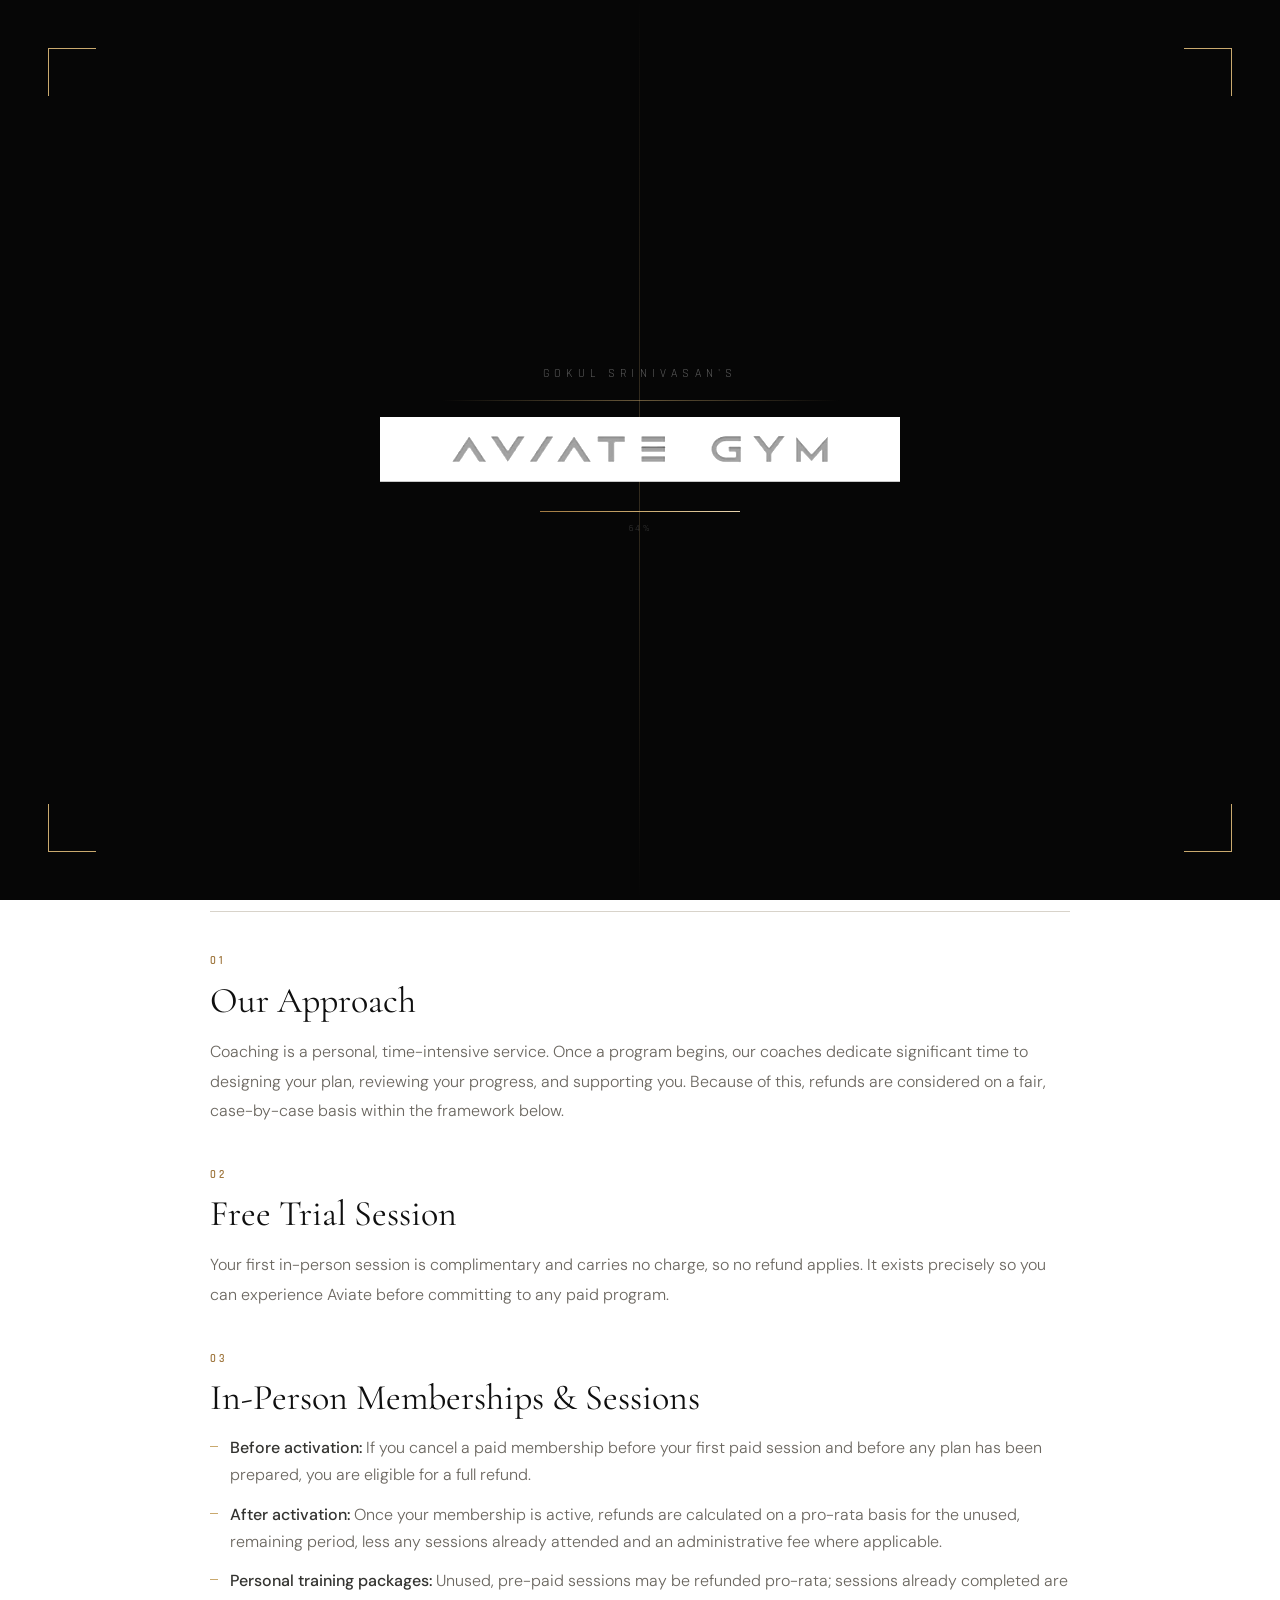
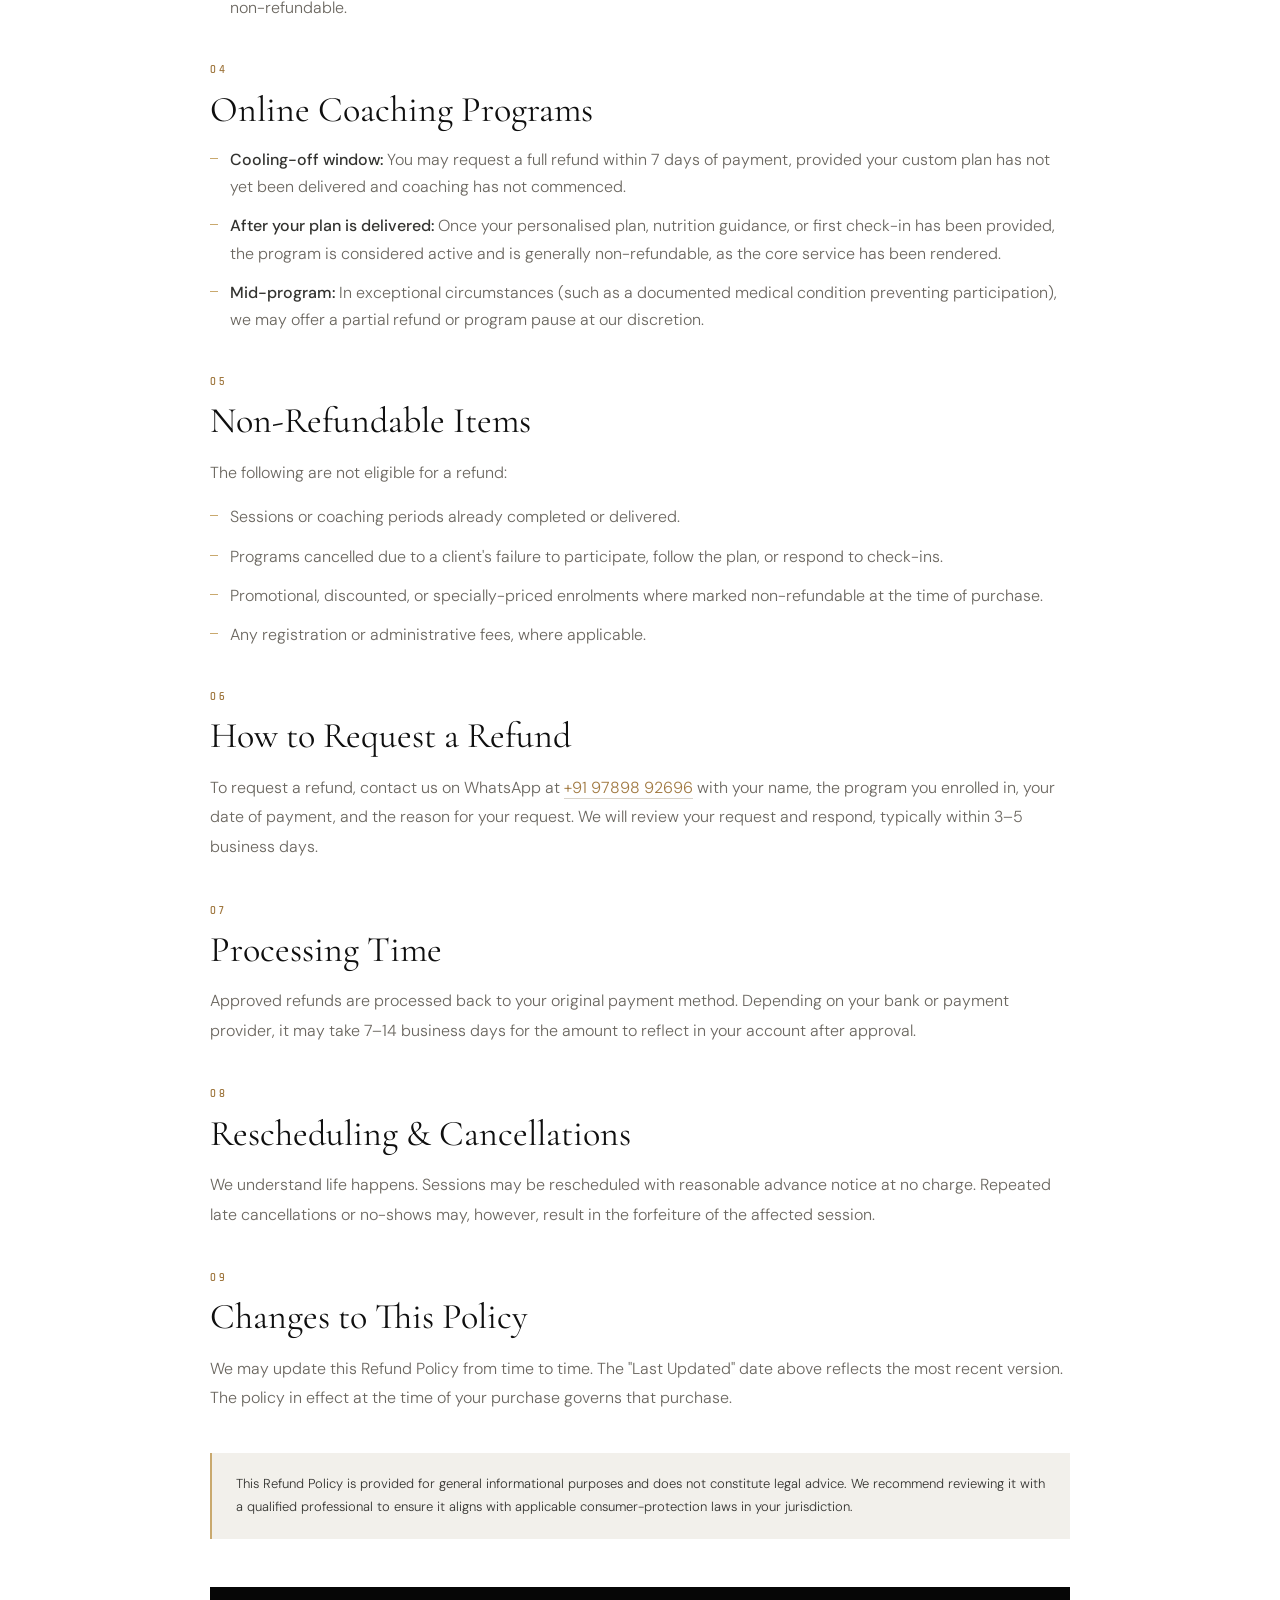
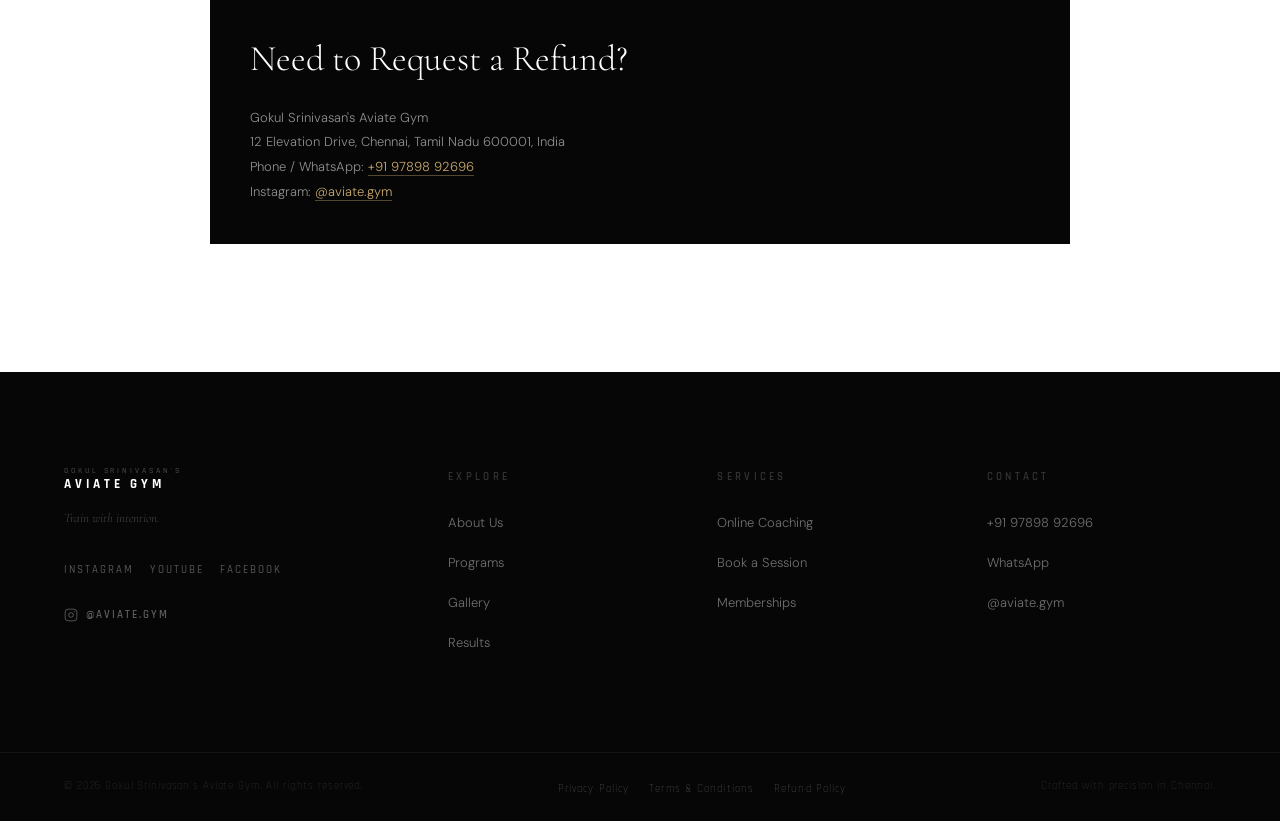
<file: refund-policy.html>
<!DOCTYPE html>
<html lang="en">
<head>
  <meta charset="UTF-8" />
  <meta name="viewport" content="width=device-width, initial-scale=1.0" />
  <meta name="description" content="Refund Policy — Gokul Srinivasan's Aviate Gym, Chennai. How refunds and cancellations work for sessions and coaching programs." />
  <title>Refund Policy — Aviate Gym</title>

  <link rel="canonical" href="https://www.aviategym.in/refund-policy.html" />
  <meta name="theme-color" content="#060606" />
  <meta name="author" content="Gokul Srinivasan's Aviate Gym" />
  <meta name="robots" content="index, follow" />

  <!-- Open Graph -->
  <meta property="og:type" content="website" />
  <meta property="og:site_name" content="Aviate Gym" />
  <meta property="og:title" content="Refund Policy — Aviate Gym" />
  <meta property="og:description" content="How refunds and cancellations work for sessions and coaching programs at Gokul Srinivasan's Aviate Gym." />
  <meta property="og:url" content="https://www.aviategym.in/refund-policy.html" />
  <meta property="og:image" content="https://www.aviategym.in/assets/images/gallery-3.jpg" />
  <meta property="og:locale" content="en_IN" />

  <!-- Twitter -->
  <meta name="twitter:card" content="summary_large_image" />
  <meta name="twitter:title" content="Refund Policy — Aviate Gym" />
  <meta name="twitter:description" content="How refunds and cancellations work for sessions and coaching programs at Gokul Srinivasan's Aviate Gym." />
  <meta name="twitter:image" content="https://www.aviategym.in/assets/images/gallery-3.jpg" />

  <link rel="preconnect" href="https://fonts.googleapis.com" />
  <link rel="preconnect" href="https://fonts.gstatic.com" crossorigin />
  <link href="https://fonts.googleapis.com/css2?family=Cormorant+Garamond:ital,wght@0,300;0,400;0,600;1,300;1,400&family=Rajdhani:wght@300;400;500;600;700&family=DM+Sans:wght@200;300;400;500&display=swap" rel="stylesheet" />
  <link rel="stylesheet" href="style.css" />
</head>

<body class="is-loading">

  <!-- PRELOADER -->
  <div class="preloader" id="preloader">
    <div class="preloader__panel preloader__panel--left"></div>
    <div class="preloader__panel preloader__panel--right"></div>
    <div class="preloader__corner preloader__corner--tl"></div>
    <div class="preloader__corner preloader__corner--tr"></div>
    <div class="preloader__corner preloader__corner--bl"></div>
    <div class="preloader__corner preloader__corner--br"></div>
    <div class="preloader__inner">
      <div class="preloader__owner-wrap"><span class="preloader__owner">GOKUL SRINIVASAN'S</span></div>
      <div class="preloader__line"></div>
      <div class="preloader__brand-wrap">
        <div class="preloader__logo-wrap">
          <img src="assets/images/aviate-logo.jpg" alt="Aviate Gym" class="preloader__logo-img" />
        </div>
      </div>
      <div class="preloader__bar-wrap">
        <div class="preloader__bar"><div class="preloader__fill"></div></div>
        <span class="preloader__percent" id="pl-percent">Loading...</span>
      </div>
    </div>
  </div>

  <!-- NAVIGATION -->
  <header class="site-header" id="site-header">
    <nav class="nav">
      <a href="index.html" class="nav__logo" aria-label="Aviate Gym home">
        <img src="assets/images/aviate-logo.jpg" alt="Gokul Srinivasan's Aviate Gym" class="nav__logo-img" />
      </a>
      <ul class="nav__links">
        <li><a href="about.html"           class="nav__link">About</a></li>
        <li><a href="programs.html"        class="nav__link">Programs</a></li>
        <li><a href="online-coaching.html" class="nav__link">Online Coaching</a></li>
        <li><a href="gallery.html"         class="nav__link">Gallery</a></li>
        <li><a href="results.html"         class="nav__link">Results</a></li>
        <li><a href="booking.html"         class="nav__link nav__link--cta">Book a Session</a></li>
      </ul>
      <button class="nav__hamburger" aria-label="Toggle menu" aria-expanded="false">
        <span class="nav__hamburger-line"></span>
        <span class="nav__hamburger-line"></span>
      </button>
    </nav>
    <div class="mobile-menu" id="mobile-menu">
      <ul class="mobile-menu__links">
        <li><a href="about.html"           class="mobile-menu__link">About</a></li>
        <li><a href="programs.html"        class="mobile-menu__link">Programs</a></li>
        <li><a href="online-coaching.html" class="mobile-menu__link">Online Coaching</a></li>
        <li><a href="gallery.html"         class="mobile-menu__link">Gallery</a></li>
        <li><a href="results.html"         class="mobile-menu__link">Results</a></li>
        <li><a href="booking.html"         class="mobile-menu__link mobile-menu__link--cta">Book a Session</a></li>
      </ul>
    </div>
  </header>

  <main>

    <!-- HERO -->
    <section class="page-hero">
      <div class="container page-hero__inner">
        <div class="page-hero__rule"></div>
        <p class="section-eyebrow">Legal</p>
        <h1 class="page-hero__heading">Refund<br /><em style="font-style:italic;color:var(--color-gold-dark);">Policy</em></h1>
        <p class="page-hero__sub">We want you fully confident in your decision to train with us. Here's exactly how refunds, cancellations, and your free trial work.</p>
      </div>
    </section>

    <!-- BODY -->
    <section class="legal">
      <div class="container">
        <div class="legal__wrap">

          <span class="legal__updated">Last Updated: 9 June 2026</span>

          <p class="legal__intro">
            This Refund Policy explains the circumstances under which Gokul Srinivasan's Aviate Gym ("Aviate Gym", "we", "us", or "our") offers refunds for memberships, in-person sessions, and online coaching programs. By enrolling in any paid program, you agree to the terms set out below. This policy should be read together with our <a href="terms-and-conditions.html">Terms &amp; Conditions</a>.
          </p>

          <div class="legal__block">
            <span class="legal__num">01</span>
            <h2 class="legal__h2">Our Approach</h2>
            <p class="legal__p">Coaching is a personal, time-intensive service. Once a program begins, our coaches dedicate significant time to designing your plan, reviewing your progress, and supporting you. Because of this, refunds are considered on a fair, case-by-case basis within the framework below.</p>
          </div>

          <div class="legal__block">
            <span class="legal__num">02</span>
            <h2 class="legal__h2">Free Trial Session</h2>
            <p class="legal__p">Your first in-person session is complimentary and carries no charge, so no refund applies. It exists precisely so you can experience Aviate before committing to any paid program.</p>
          </div>

          <div class="legal__block">
            <span class="legal__num">03</span>
            <h2 class="legal__h2">In-Person Memberships &amp; Sessions</h2>
            <ul class="legal__list">
              <li><strong>Before activation:</strong> If you cancel a paid membership before your first paid session and before any plan has been prepared, you are eligible for a full refund.</li>
              <li><strong>After activation:</strong> Once your membership is active, refunds are calculated on a pro-rata basis for the unused, remaining period, less any sessions already attended and an administrative fee where applicable.</li>
              <li><strong>Personal training packages:</strong> Unused, pre-paid sessions may be refunded pro-rata; sessions already completed are non-refundable.</li>
            </ul>
          </div>

          <div class="legal__block">
            <span class="legal__num">04</span>
            <h2 class="legal__h2">Online Coaching Programs</h2>
            <ul class="legal__list">
              <li><strong>Cooling-off window:</strong> You may request a full refund within 7 days of payment, provided your custom plan has not yet been delivered and coaching has not commenced.</li>
              <li><strong>After your plan is delivered:</strong> Once your personalised plan, nutrition guidance, or first check-in has been provided, the program is considered active and is generally non-refundable, as the core service has been rendered.</li>
              <li><strong>Mid-program:</strong> In exceptional circumstances (such as a documented medical condition preventing participation), we may offer a partial refund or program pause at our discretion.</li>
            </ul>
          </div>

          <div class="legal__block">
            <span class="legal__num">05</span>
            <h2 class="legal__h2">Non-Refundable Items</h2>
            <p class="legal__p">The following are not eligible for a refund:</p>
            <ul class="legal__list">
              <li>Sessions or coaching periods already completed or delivered.</li>
              <li>Programs cancelled due to a client's failure to participate, follow the plan, or respond to check-ins.</li>
              <li>Promotional, discounted, or specially-priced enrolments where marked non-refundable at the time of purchase.</li>
              <li>Any registration or administrative fees, where applicable.</li>
            </ul>
          </div>

          <div class="legal__block">
            <span class="legal__num">06</span>
            <h2 class="legal__h2">How to Request a Refund</h2>
            <p class="legal__p">To request a refund, contact us on WhatsApp at <a href="https://wa.me/919789892696" target="_blank" rel="noopener">+91 97898 92696</a> with your name, the program you enrolled in, your date of payment, and the reason for your request. We will review your request and respond, typically within 3–5 business days.</p>
          </div>

          <div class="legal__block">
            <span class="legal__num">07</span>
            <h2 class="legal__h2">Processing Time</h2>
            <p class="legal__p">Approved refunds are processed back to your original payment method. Depending on your bank or payment provider, it may take 7–14 business days for the amount to reflect in your account after approval.</p>
          </div>

          <div class="legal__block">
            <span class="legal__num">08</span>
            <h2 class="legal__h2">Rescheduling &amp; Cancellations</h2>
            <p class="legal__p">We understand life happens. Sessions may be rescheduled with reasonable advance notice at no charge. Repeated late cancellations or no-shows may, however, result in the forfeiture of the affected session.</p>
          </div>

          <div class="legal__block">
            <span class="legal__num">09</span>
            <h2 class="legal__h2">Changes to This Policy</h2>
            <p class="legal__p">We may update this Refund Policy from time to time. The "Last Updated" date above reflects the most recent version. The policy in effect at the time of your purchase governs that purchase.</p>
          </div>

          <p class="legal__note">
            This Refund Policy is provided for general informational purposes and does not constitute legal advice. We recommend reviewing it with a qualified professional to ensure it aligns with applicable consumer-protection laws in your jurisdiction.
          </p>

          <div class="legal__contact-box">
            <h2>Need to Request a Refund?</h2>
            <p>
              Gokul Srinivasan's Aviate Gym<br />
              12 Elevation Drive, Chennai, Tamil Nadu 600001, India<br />
              Phone / WhatsApp: <a href="https://wa.me/919789892696" target="_blank" rel="noopener">+91 97898 92696</a><br />
              Instagram: <a href="https://www.instagram.com/aviate.gym" target="_blank" rel="noopener">@aviate.gym</a>
            </p>
          </div>

        </div>
      </div>
    </section>

  </main>

  <!-- FOOTER -->
  <footer class="site-footer">
    <div class="container site-footer__inner">
      <div class="site-footer__brand">
        <a href="index.html" class="site-footer__logo">
          <span class="site-footer__logo-owner">GOKUL SRINIVASAN'S</span>
          <span class="site-footer__logo-brand">AVIATE GYM</span>
        </a>
        <p class="site-footer__tagline">Train with intention.</p>
        <ul class="site-footer__socials">
          <li><a href="https://www.instagram.com/aviate.gym" target="_blank" rel="noopener" class="site-footer__social-link">Instagram</a></li>
          <li><a href="https://youtube.com/"                 target="_blank" rel="noopener" class="site-footer__social-link">YouTube</a></li>
          <li><a href="https://facebook.com/"                target="_blank" rel="noopener" class="site-footer__social-link">Facebook</a></li>
        </ul>
        <a href="https://www.instagram.com/aviate.gym" target="_blank" rel="noopener" class="site-footer__insta-badge">
          <svg width="14" height="14" viewBox="0 0 24 24" fill="none" stroke="currentColor" stroke-width="1.5"><rect x="2" y="2" width="20" height="20" rx="5"/><circle cx="12" cy="12" r="4"/><circle cx="17.5" cy="6.5" r="1" fill="currentColor" stroke="none"/></svg>
          @aviate.gym
        </a>
      </div>
      <nav class="site-footer__nav">
        <div class="site-footer__nav-col">
          <h3 class="site-footer__nav-heading">Explore</h3>
          <ul>
            <li><a href="about.html"    class="site-footer__nav-link">About Us</a></li>
            <li><a href="programs.html" class="site-footer__nav-link">Programs</a></li>
            <li><a href="gallery.html"  class="site-footer__nav-link">Gallery</a></li>
            <li><a href="results.html"  class="site-footer__nav-link">Results</a></li>
          </ul>
        </div>
        <div class="site-footer__nav-col">
          <h3 class="site-footer__nav-heading">Services</h3>
          <ul>
            <li><a href="online-coaching.html" class="site-footer__nav-link">Online Coaching</a></li>
            <li><a href="booking.html"         class="site-footer__nav-link">Book a Session</a></li>
            <li><a href="programs.html"        class="site-footer__nav-link">Memberships</a></li>
          </ul>
        </div>
        <div class="site-footer__nav-col">
          <h3 class="site-footer__nav-heading">Contact</h3>
          <ul>
            <li><a href="tel:+919789892696"          class="site-footer__nav-link">+91 97898 92696</a></li>
            <li><a href="https://wa.me/919789892696" target="_blank" rel="noopener" class="site-footer__nav-link">WhatsApp</a></li>
            <li><a href="https://www.instagram.com/aviate.gym" target="_blank" rel="noopener" class="site-footer__nav-link">@aviate.gym</a></li>
          </ul>
        </div>
      </nav>
    </div>
    <div class="site-footer__bottom">
      <div class="container site-footer__bottom-inner">
        <p class="site-footer__copy">© <span id="footer-year"></span> Gokul Srinivasan's Aviate Gym. All rights reserved.</p>
        <ul class="site-footer__legal">
          <li><a href="privacy-policy.html"        class="site-footer__legal-link">Privacy Policy</a></li>
          <li><a href="terms-and-conditions.html"  class="site-footer__legal-link">Terms &amp; Conditions</a></li>
          <li><a href="refund-policy.html"         class="site-footer__legal-link">Refund Policy</a></li>
        </ul>
        <p class="site-footer__credit">Crafted with precision in Chennai.</p>
      </div>
    </div>
  </footer>

  <script src="script.js" defer></script>
</body>
</html>
</file>
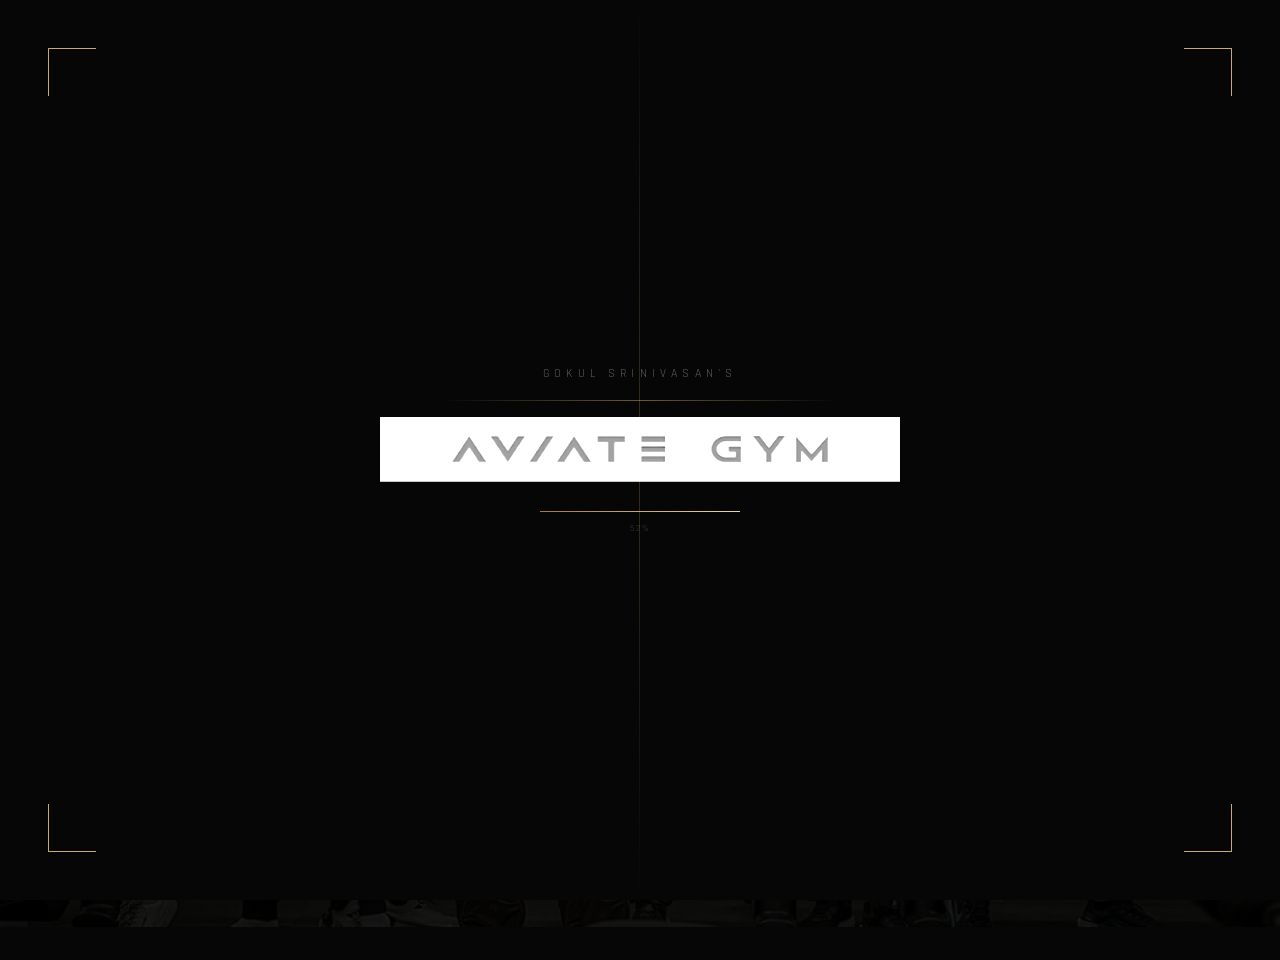
<file: results.html>
<!DOCTYPE html>
<html lang="en">
<head>
  <meta charset="UTF-8" />
  <meta name="viewport" content="width=device-width, initial-scale=1.0" />
  <meta name="description" content="Results — Gokul Srinivasan's Aviate Gym. 3000+ real transformations. Our full results page is coming soon — get notified when it goes live." />
  <title>Results — Aviate Gym</title>

  <link rel="canonical" href="https://www.aviategym.in/results.html" />
  <meta name="theme-color" content="#060606" />
  <meta name="author" content="Gokul Srinivasan's Aviate Gym" />
  <meta name="robots" content="index, follow" />

  <!-- Open Graph -->
  <meta property="og:type" content="website" />
  <meta property="og:site_name" content="Aviate Gym" />
  <meta property="og:title" content="Results — Aviate Gym" />
  <meta property="og:description" content="3000+ real transformations. Our full results page is coming soon." />
  <meta property="og:url" content="https://www.aviategym.in/results.html" />
  <meta property="og:image" content="https://www.aviategym.in/assets/images/gallery-3.jpg" />
  <meta property="og:locale" content="en_IN" />

  <!-- Twitter -->
  <meta name="twitter:card" content="summary_large_image" />
  <meta name="twitter:title" content="Results — Aviate Gym" />
  <meta name="twitter:description" content="3000+ real transformations. Our full results page is coming soon." />
  <meta name="twitter:image" content="https://www.aviategym.in/assets/images/gallery-3.jpg" />

  <link rel="preconnect" href="https://fonts.googleapis.com" />
  <link rel="preconnect" href="https://fonts.gstatic.com" crossorigin />
  <link href="https://fonts.googleapis.com/css2?family=Cormorant+Garamond:ital,wght@0,300;0,400;0,600;1,300;1,400&family=Rajdhani:wght@300;400;500;600;700&family=DM+Sans:wght@200;300;400;500&display=swap" rel="stylesheet" />
  <link rel="stylesheet" href="style.css" />

  <style>
    html, body { height: 100%; }

    body {
      background: var(--color-black);
      overflow: hidden;
    }

    /* Full screen layout */
    .results-page {
      min-height: 100svh;
      display: flex;
      flex-direction: column;
      position: relative;
      overflow: hidden;
    }

    /* Background image */
    .results-bg {
      position: fixed;
      inset: 0;
      z-index: 0;
    }

    .results-bg__img {
      width: 100%; height: 100%;
      object-fit: cover;
      object-position: center top;
      filter: brightness(0.12) grayscale(25%);
      transform: scale(1.06);
      animation: bg-drift 20s ease-in-out infinite alternate;
    }

    @keyframes bg-drift {
      from { transform: scale(1.06) translateX(0); }
      to   { transform: scale(1.08) translateX(-1.5%); }
    }

    .results-bg__overlay {
      position: absolute; inset: 0;
      background: radial-gradient(ellipse at center, rgba(6,6,6,0.4) 0%, rgba(6,6,6,0.88) 100%);
    }

    /* Animated grid */
    .results-bg__grid {
      position: absolute; inset: 0;
      background-image:
        linear-gradient(rgba(201,169,110,0.04) 1px, transparent 1px),
        linear-gradient(90deg, rgba(201,169,110,0.04) 1px, transparent 1px);
      background-size: 72px 72px;
    }

    /* Watermark */
    .results-watermark {
      position: fixed;
      font-family: var(--font-brand);
      font-size: clamp(10rem, 28vw, 26rem);
      font-weight: 700;
      letter-spacing: 0.06em;
      color: rgba(255,255,255,0.018);
      top: 50%;
      left: 50%;
      transform: translate(-50%, -50%);
      white-space: nowrap;
      pointer-events: none;
      user-select: none;
      z-index: 1;
    }

    /* Nav — minimal on this page */
    .results-page .site-header { background: transparent !important; box-shadow: none !important; }
    .results-page .site-header.is-scrolled { background: transparent !important; }

    /* Main content */
    .results-main {
      position: relative;
      z-index: 2;
      flex: 1;
      display: flex;
      align-items: center;
      justify-content: center;
      padding: 78px var(--container-pad) 3rem;
    }

    .results-inner {
      text-align: center;
      max-width: 720px;
    }

    /* Corner decorations */
    .results-corner {
      position: fixed;
      width: 52px; height: 52px;
      opacity: 0;
      animation: corner-in 0.7s cubic-bezier(0.16,1,0.3,1) 0.4s forwards;
      z-index: 3;
    }

    @keyframes corner-in {
      from { opacity: 0; transform: scale(0.5); }
      to   { opacity: 1; transform: scale(1); }
    }

    .results-corner--tl { top: 1.5rem; left: 1.5rem; border-top: 1px solid rgba(201,169,110,0.3); border-left: 1px solid rgba(201,169,110,0.3); }
    .results-corner--tr { top: 1.5rem; right: 1.5rem; border-top: 1px solid rgba(201,169,110,0.3); border-right: 1px solid rgba(201,169,110,0.3); }
    .results-corner--bl { bottom: 1.5rem; left: 1.5rem; border-bottom: 1px solid rgba(201,169,110,0.3); border-left: 1px solid rgba(201,169,110,0.3); }
    .results-corner--br { bottom: 1.5rem; right: 1.5rem; border-bottom: 1px solid rgba(201,169,110,0.3); border-right: 1px solid rgba(201,169,110,0.3); }

    /* Content animations */
    .results-eyebrow {
      display: inline-block;
      font-family: var(--font-brand);
      font-size: 0.62rem;
      font-weight: 600;
      letter-spacing: 0.45em;
      text-transform: uppercase;
      color: var(--color-gold);
      margin-bottom: 1.75rem;
      opacity: 0;
      animation: cs-in 0.9s cubic-bezier(0.16,1,0.3,1) 0.35s forwards;
    }

    .results-heading {
      font-family: var(--font-display);
      font-size: clamp(3rem, 9vw, 6.5rem);
      font-weight: 300;
      line-height: 0.98;
      letter-spacing: -0.025em;
      color: var(--color-white);
      margin-bottom: 1.5rem;
      opacity: 0;
      animation: cs-in 0.9s cubic-bezier(0.16,1,0.3,1) 0.55s forwards;
    }

    .results-heading em {
      font-style: italic;
      color: var(--color-gold);
    }

    /* Gold rule */
    .results-rule {
      width: 44px; height: 1px;
      background: var(--color-gold);
      margin: 0 auto 1.5rem;
      opacity: 0;
      animation: cs-in 0.9s cubic-bezier(0.16,1,0.3,1) 0.75s forwards;
    }

    .results-body {
      font-family: var(--font-body);
      font-size: clamp(0.9375rem, 1.8vw, 1.125rem);
      font-weight: 300;
      line-height: 1.78;
      color: rgba(255,255,255,0.40);
      max-width: 46ch;
      margin: 0 auto 2.5rem;
      opacity: 0;
      animation: cs-in 0.9s cubic-bezier(0.16,1,0.3,1) 0.95s forwards;
    }

    /* Stats row */
    .results-stats {
      display: flex;
      align-items: center;
      justify-content: center;
      gap: clamp(2rem, 5vw, 4rem);
      margin-bottom: 3rem;
      flex-wrap: wrap;
      opacity: 0;
      animation: cs-in 0.9s cubic-bezier(0.16,1,0.3,1) 1.1s forwards;
    }

    .results-stat {
      display: flex;
      flex-direction: column;
      align-items: center;
      gap: 0.2rem;
    }

    .results-stat__num {
      font-family: var(--font-display);
      font-size: clamp(2rem, 4vw, 3rem);
      font-weight: 300;
      color: var(--color-white);
      line-height: 1;
    }

    .results-stat__num em {
      font-style: normal;
      color: var(--color-gold);
    }

    .results-stat__label {
      font-family: var(--font-brand);
      font-size: 0.52rem;
      letter-spacing: 0.28em;
      text-transform: uppercase;
      color: rgba(255,255,255,0.25);
    }

    .results-stat__div {
      width: 1px; height: 36px;
      background: rgba(255,255,255,0.08);
    }

    /* CTA group */
    .results-actions {
      display: flex;
      align-items: center;
      justify-content: center;
      gap: 1rem;
      flex-wrap: wrap;
      opacity: 0;
      animation: cs-in 0.9s cubic-bezier(0.16,1,0.3,1) 1.3s forwards;
    }

    /* Instagram tease */
    .results-insta {
      margin-top: 2.5rem;
      opacity: 0;
      animation: cs-in 0.9s cubic-bezier(0.16,1,0.3,1) 1.5s forwards;
    }

    .results-insta__label {
      font-family: var(--font-brand);
      font-size: 0.58rem;
      letter-spacing: 0.28em;
      text-transform: uppercase;
      color: rgba(255,255,255,0.22);
      margin-bottom: 0.75rem;
    }

    .results-insta__link {
      display: inline-flex;
      align-items: center;
      gap: 0.5rem;
      font-family: var(--font-brand);
      font-size: 0.68rem;
      font-weight: 600;
      letter-spacing: 0.2em;
      text-transform: uppercase;
      color: rgba(255,255,255,0.45);
      border-bottom: 1px solid rgba(255,255,255,0.12);
      padding-bottom: 3px;
      transition: color 0.22s, border-color 0.22s;
    }

    .results-insta__link:hover {
      color: var(--color-gold);
      border-color: var(--color-gold);
    }

    /* Notification form */
    .results-notify {
      margin-top: 2.5rem;
      opacity: 0;
      animation: cs-in 0.9s cubic-bezier(0.16,1,0.3,1) 1.7s forwards;
    }

    .results-notify__label {
      font-family: var(--font-brand);
      font-size: 0.58rem;
      letter-spacing: 0.28em;
      text-transform: uppercase;
      color: rgba(255,255,255,0.22);
      margin-bottom: 0.75rem;
    }

    .results-notify__form {
      display: flex;
      align-items: center;
      gap: 0;
      max-width: 420px;
      margin-inline: auto;
    }

    .results-notify__input {
      flex: 1;
      background: rgba(255,255,255,0.05);
      border: 1px solid rgba(255,255,255,0.12);
      border-right: none;
      padding: 0.75rem 1rem;
      font-family: var(--font-body);
      font-size: 0.875rem;
      font-weight: 300;
      color: var(--color-white);
      outline: none;
      transition: border-color 0.18s, background-color 0.18s;
    }

    .results-notify__input::placeholder { color: rgba(255,255,255,0.22); }

    .results-notify__input:focus {
      border-color: var(--color-gold);
      background-color: rgba(201,169,110,0.05);
    }

    .results-notify__btn {
      font-family: var(--font-brand);
      font-size: 0.62rem;
      font-weight: 600;
      letter-spacing: 0.2em;
      text-transform: uppercase;
      color: var(--color-black);
      background: var(--color-gold);
      border: 1px solid var(--color-gold);
      padding: 0.75rem 1.25rem;
      cursor: pointer;
      white-space: nowrap;
      transition: background-color 0.18s;
    }

    .results-notify__btn:hover { background-color: var(--color-gold-light); }

    .results-notify__success {
      font-family: var(--font-body);
      font-size: 0.8125rem;
      font-weight: 300;
      color: rgba(201,169,110,0.7);
      margin-top: 0.5rem;
      display: none;
    }

    /* Floating back link */
    .results-back {
      position: fixed;
      bottom: 2rem;
      left: 50%;
      transform: translateX(-50%);
      z-index: 3;
      display: inline-flex;
      align-items: center;
      gap: 0.5rem;
      font-family: var(--font-brand);
      font-size: 0.58rem;
      font-weight: 500;
      letter-spacing: 0.2em;
      text-transform: uppercase;
      color: rgba(255,255,255,0.22);
      transition: color 0.22s;
      opacity: 0;
      animation: cs-in 0.9s cubic-bezier(0.16,1,0.3,1) 1.9s forwards;
    }

    .results-back:hover { color: rgba(255,255,255,0.6); }

    @keyframes cs-in {
      from { opacity: 0; transform: translateY(20px); }
      to   { opacity: 1; transform: translateY(0); }
    }

    @media (max-width: 768px) {
      body { overflow: auto; }
      .results-notify__form { flex-direction: column; }
      .results-notify__input { border-right: 1px solid rgba(255,255,255,0.12); width: 100%; }
      .results-notify__btn { width: 100%; }
    }
  </style>
</head>

<body class="is-loading">

  <!-- PRELOADER -->
  <div class="preloader" id="preloader">
    <div class="preloader__panel preloader__panel--left"></div>
    <div class="preloader__panel preloader__panel--right"></div>
    <div class="preloader__corner preloader__corner--tl"></div>
    <div class="preloader__corner preloader__corner--tr"></div>
    <div class="preloader__corner preloader__corner--bl"></div>
    <div class="preloader__corner preloader__corner--br"></div>
    <div class="preloader__inner">
      <div class="preloader__owner-wrap"><span class="preloader__owner">GOKUL SRINIVASAN'S</span></div>
      <div class="preloader__line"></div>
      <div class="preloader__brand-wrap">
        <div class="preloader__logo-wrap">
          <img src="assets/images/aviate-logo.jpg" alt="Aviate Gym" class="preloader__logo-img" />
        </div>
      </div>
      <div class="preloader__bar-wrap">
        <div class="preloader__bar"><div class="preloader__fill"></div></div>
        <span class="preloader__percent" id="pl-percent">Loading...</span>
      </div>
    </div>
  </div>

  <div class="results-page">

    <!-- BG -->
    <div class="results-bg">
      <img src="assets/images/gallery-3.jpg" alt="" aria-hidden="true" class="results-bg__img" />
      <div class="results-bg__overlay"></div>
      <div class="results-bg__grid" aria-hidden="true"></div>
    </div>

    <p class="results-watermark" aria-hidden="true">SOON</p>

    <!-- Corner decorations -->
    <div class="results-corner results-corner--tl"></div>
    <div class="results-corner results-corner--tr"></div>
    <div class="results-corner results-corner--bl"></div>
    <div class="results-corner results-corner--br"></div>

    <!-- NAVIGATION -->
    <header class="site-header" id="site-header">
      <nav class="nav">
        <a href="index.html" class="nav__logo" aria-label="Aviate Gym home">
          <img src="assets/images/aviate-logo.jpg" alt="Gokul Srinivasan's Aviate Gym" class="nav__logo-img" />
        </a>
        <ul class="nav__links">
          <li><a href="about.html"           class="nav__link">About</a></li>
          <li><a href="programs.html"        class="nav__link">Programs</a></li>
          <li><a href="online-coaching.html" class="nav__link">Online Coaching</a></li>
          <li><a href="gallery.html"         class="nav__link">Gallery</a></li>
          <li><a href="results.html"         class="nav__link is-active">Results</a></li>
          <li><a href="booking.html"         class="nav__link nav__link--cta">Book a Session</a></li>
        </ul>
        <button class="nav__hamburger" aria-label="Toggle menu" aria-expanded="false">
          <span class="nav__hamburger-line"></span>
          <span class="nav__hamburger-line"></span>
        </button>
      </nav>
      <div class="mobile-menu" id="mobile-menu">
        <ul class="mobile-menu__links">
          <li><a href="about.html"           class="mobile-menu__link">About</a></li>
          <li><a href="programs.html"        class="mobile-menu__link">Programs</a></li>
          <li><a href="online-coaching.html" class="mobile-menu__link">Online Coaching</a></li>
          <li><a href="gallery.html"         class="mobile-menu__link">Gallery</a></li>
          <li><a href="results.html"         class="mobile-menu__link">Results</a></li>
          <li><a href="booking.html"         class="mobile-menu__link mobile-menu__link--cta">Book a Session</a></li>
        </ul>
      </div>
    </header>

    <!-- MAIN -->
    <main class="results-main">
      <div class="results-inner">

        <p class="results-eyebrow">✦ Real Results · Coming Soon</p>

        <h1 class="results-heading">
          3,000+ Stories.<br /><em>One Page.</em>
        </h1>

        <div class="results-rule"></div>

        <p class="results-body">
          We're curating every before &amp; after, every member story, every transformation — into one landmark page. The results are real. The page is almost ready. Come back soon.
        </p>

        <!-- Stats -->
        <div class="results-stats">
          <div class="results-stat">
            <span class="results-stat__num">3K<em>+</em></span>
            <span class="results-stat__label">Transformations</span>
          </div>
          <div class="results-stat__div"></div>
          <div class="results-stat">
            <span class="results-stat__num">12<em>+</em></span>
            <span class="results-stat__label">Years Proven</span>
          </div>
          <div class="results-stat__div"></div>
          <div class="results-stat">
            <span class="results-stat__num">6<em></em></span>
            <span class="results-stat__label">Programs</span>
          </div>
        </div>

        <!-- Actions -->
        <div class="results-actions">
          <a href="booking.html"          class="btn btn--gold btn--large">Book a Session</a>
          <a href="online-coaching.html"  class="btn btn--outline-light">Online Coaching →</a>
        </div>

        <!-- Instagram tease -->
        <div class="results-insta">
          <p class="results-insta__label">See results in the meantime</p>
          <a href="https://www.instagram.com/aviate.gym" target="_blank" rel="noopener" class="results-insta__link">
            <svg width="14" height="14" viewBox="0 0 24 24" fill="none" stroke="currentColor" stroke-width="1.5"><rect x="2" y="2" width="20" height="20" rx="5"/><circle cx="12" cy="12" r="4"/><circle cx="17.5" cy="6.5" r="1" fill="currentColor" stroke="none"/></svg>
            View transformations @aviate.gym
          </a>
        </div>

        <!-- Notify form -->
        <div class="results-notify">
          <p class="results-notify__label">Get notified when this page goes live</p>
          <form class="results-notify__form" id="notify-form" novalidate>
            <input
              class="results-notify__input"
              type="email"
              id="notify-email"
              placeholder="your@email.com"
              autocomplete="email"
              required
            />
            <button class="results-notify__btn" type="submit">Notify Me</button>
          </form>
          <p class="results-notify__success" id="notify-success">
            ✓ You're on the list. We'll email you when the Results page goes live.
          </p>
        </div>

      </div>
    </main>

    <!-- Back link -->
    <a href="index.html" class="results-back">← Back to Aviate</a>

  </div>

  <script src="script.js" defer></script>
  <script>
    document.addEventListener('DOMContentLoaded', () => {
      const form    = document.getElementById('notify-form');
      const success = document.getElementById('notify-success');

      if (form) {
        form.addEventListener('submit', e => {
          e.preventDefault();
          const email = document.getElementById('notify-email')?.value.trim();
          if (!email || !/^[^\s@]+@[^\s@]+\.[^\s@]+$/.test(email)) {
            document.getElementById('notify-email')?.focus();
            return;
          }
          form.style.display = 'none';
          if (success) success.style.display = 'block';
        });
      }
    });
  </script>
</body>
</html>
</file>
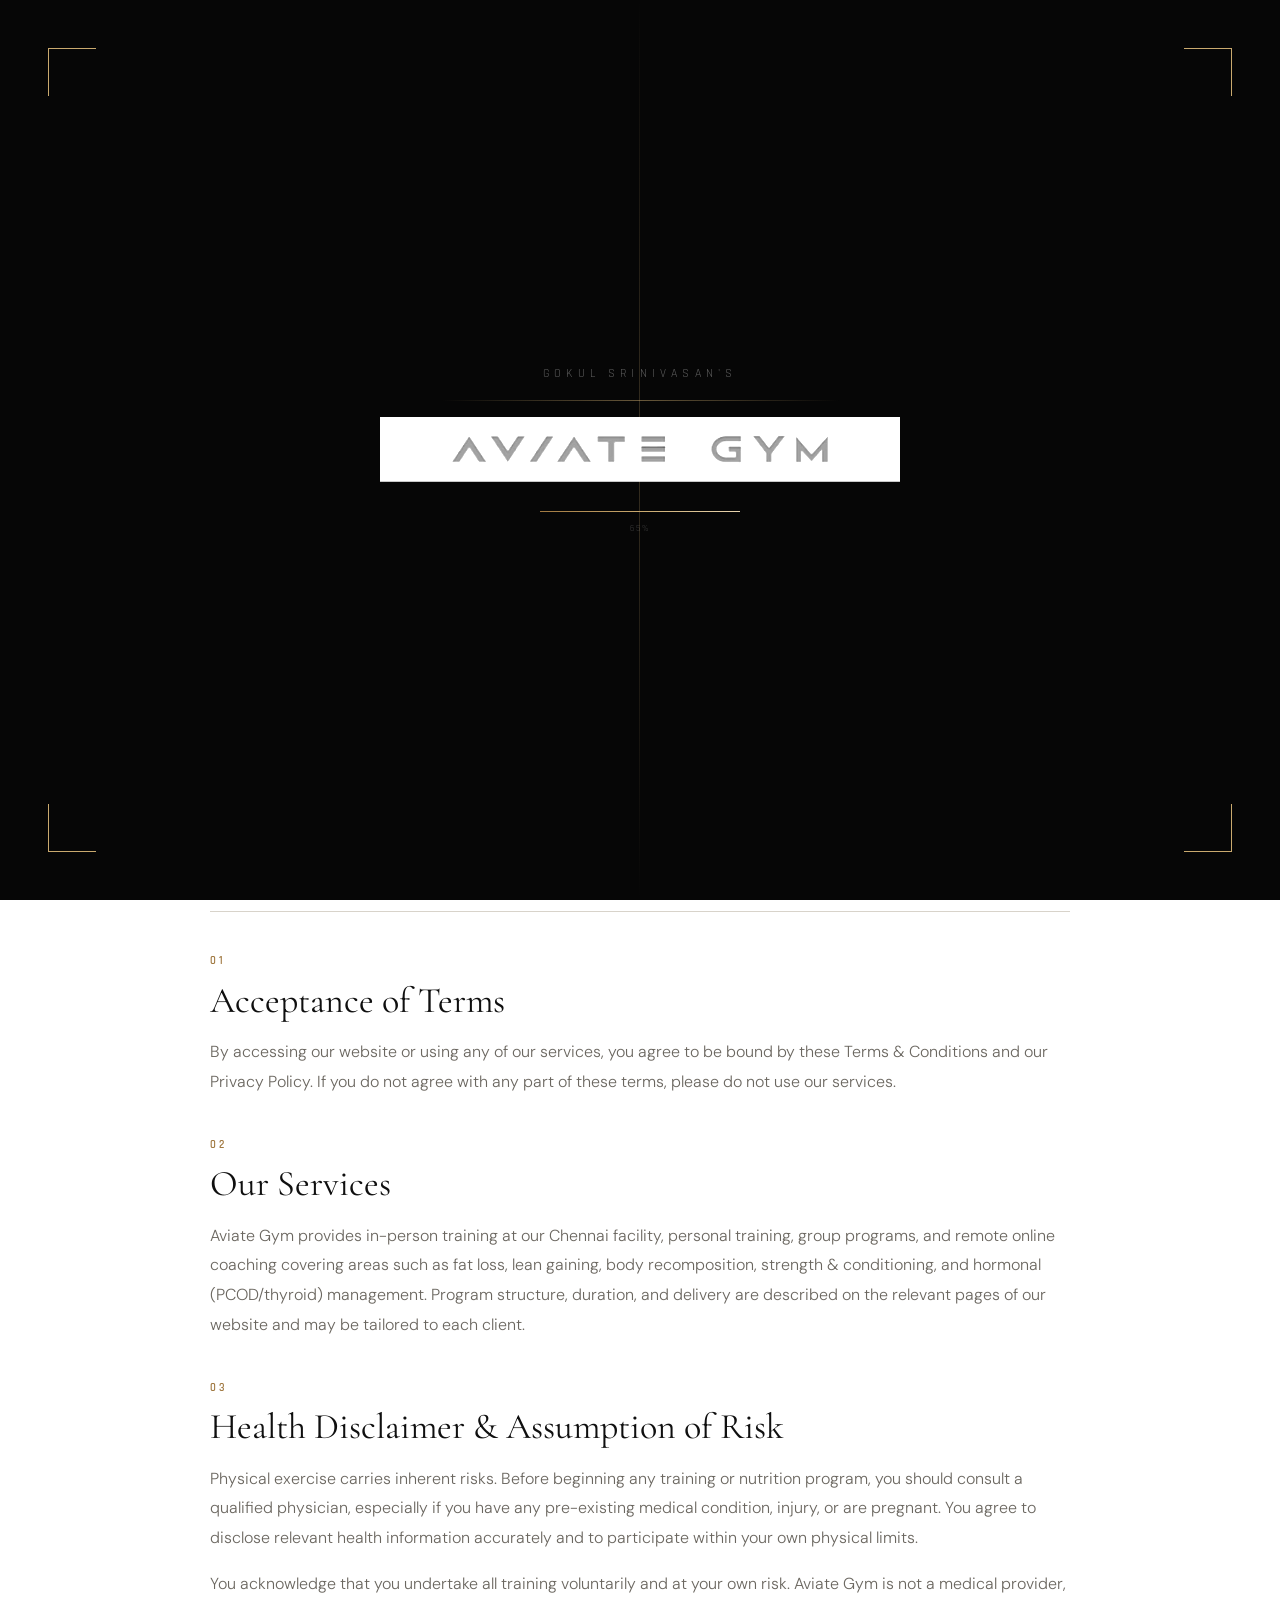
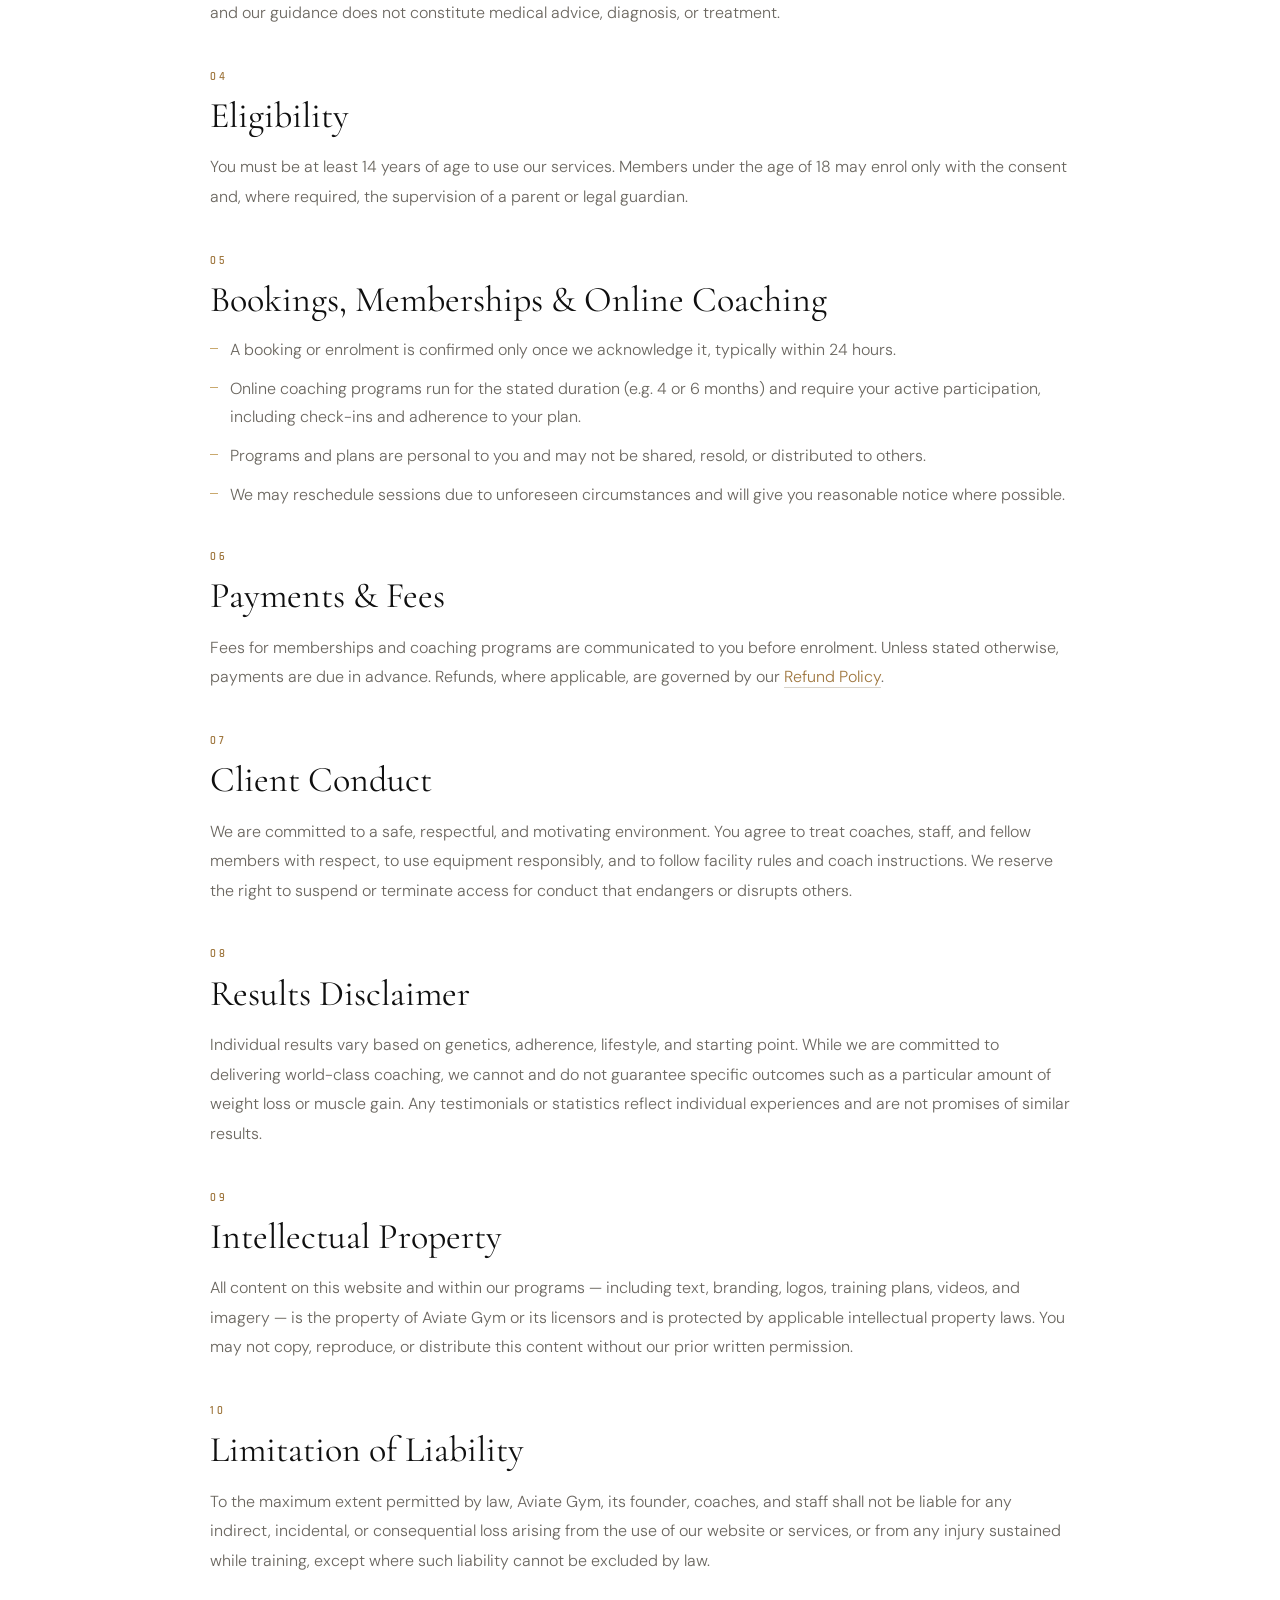
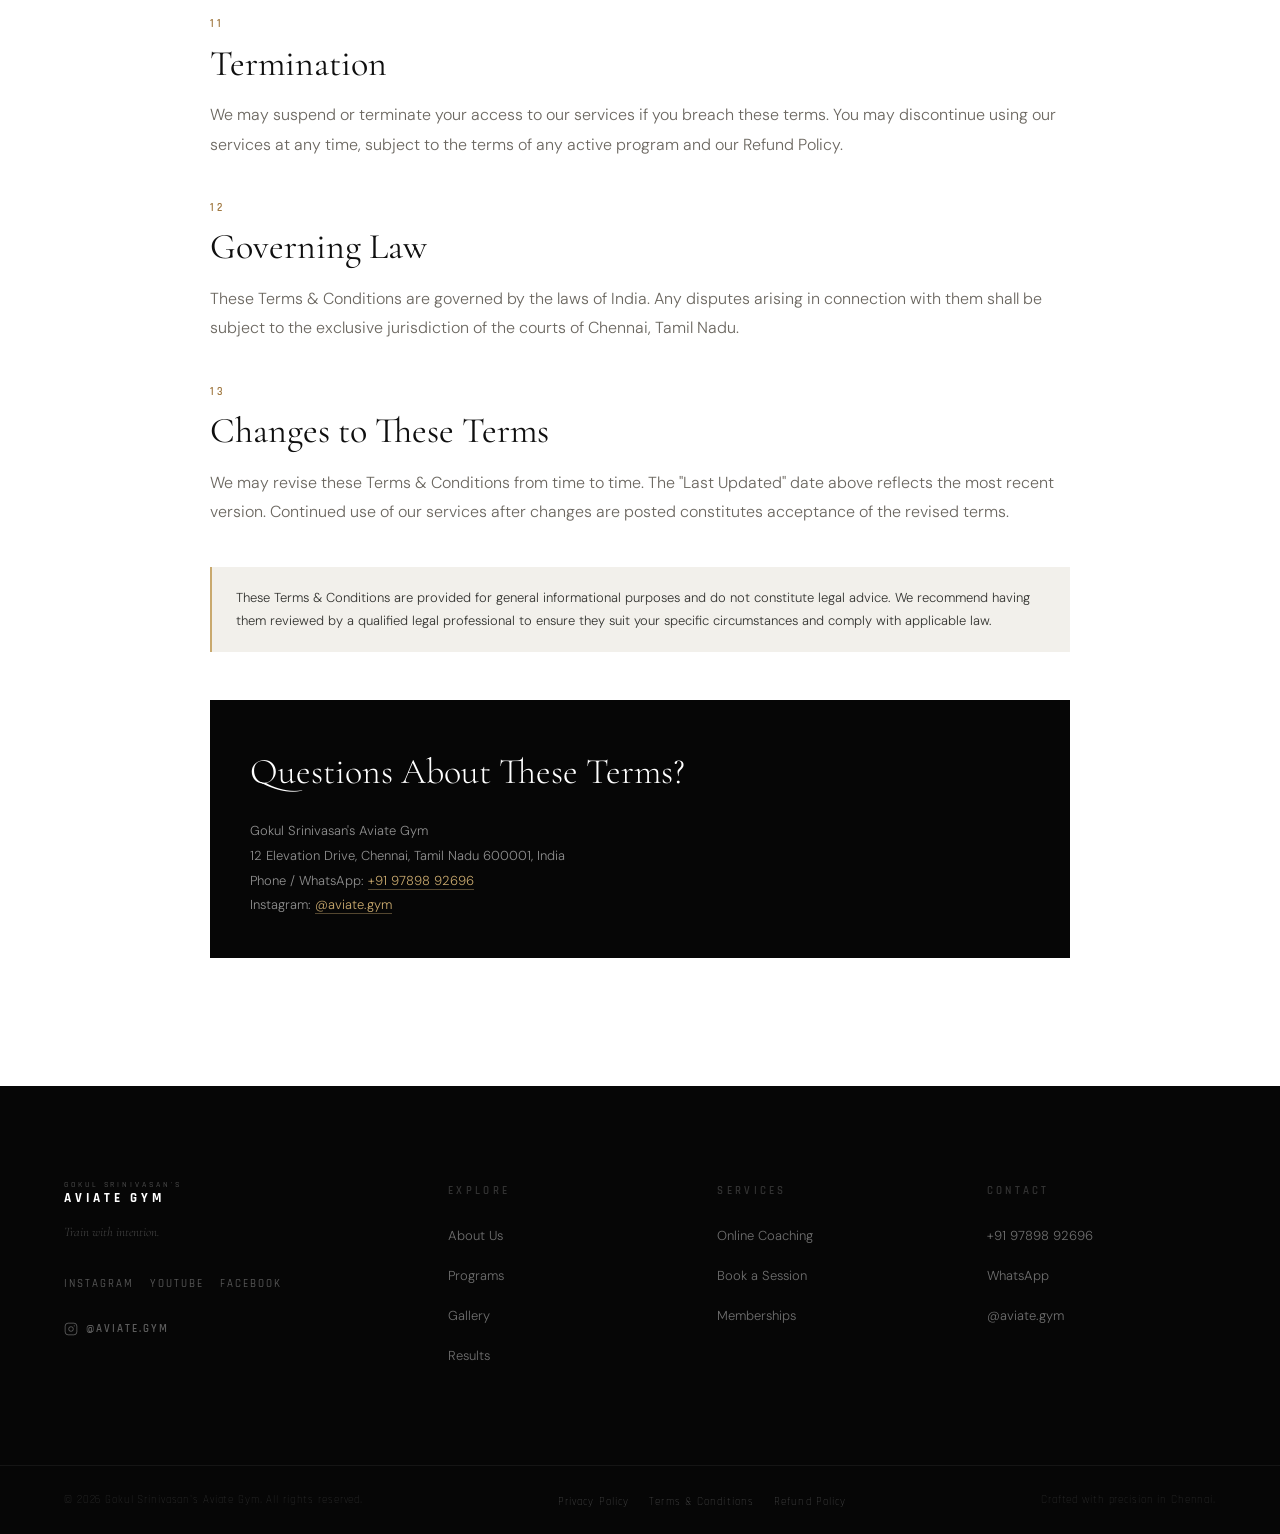
<file: terms-and-conditions.html>
<!DOCTYPE html>
<html lang="en">
<head>
  <meta charset="UTF-8" />
  <meta name="viewport" content="width=device-width, initial-scale=1.0" />
  <meta name="description" content="Terms &amp; Conditions — Gokul Srinivasan's Aviate Gym, Chennai. The terms governing memberships, sessions, and online coaching." />
  <title>Terms &amp; Conditions — Aviate Gym</title>

  <link rel="canonical" href="https://www.aviategym.in/terms-and-conditions.html" />
  <meta name="theme-color" content="#060606" />
  <meta name="author" content="Gokul Srinivasan's Aviate Gym" />
  <meta name="robots" content="index, follow" />

  <!-- Open Graph -->
  <meta property="og:type" content="website" />
  <meta property="og:site_name" content="Aviate Gym" />
  <meta property="og:title" content="Terms &amp; Conditions — Aviate Gym" />
  <meta property="og:description" content="The terms governing memberships, sessions, and online coaching at Gokul Srinivasan's Aviate Gym." />
  <meta property="og:url" content="https://www.aviategym.in/terms-and-conditions.html" />
  <meta property="og:image" content="https://www.aviategym.in/assets/images/gallery-3.jpg" />
  <meta property="og:locale" content="en_IN" />

  <!-- Twitter -->
  <meta name="twitter:card" content="summary_large_image" />
  <meta name="twitter:title" content="Terms &amp; Conditions — Aviate Gym" />
  <meta name="twitter:description" content="The terms governing memberships, sessions, and online coaching at Gokul Srinivasan's Aviate Gym." />
  <meta name="twitter:image" content="https://www.aviategym.in/assets/images/gallery-3.jpg" />

  <link rel="preconnect" href="https://fonts.googleapis.com" />
  <link rel="preconnect" href="https://fonts.gstatic.com" crossorigin />
  <link href="https://fonts.googleapis.com/css2?family=Cormorant+Garamond:ital,wght@0,300;0,400;0,600;1,300;1,400&family=Rajdhani:wght@300;400;500;600;700&family=DM+Sans:wght@200;300;400;500&display=swap" rel="stylesheet" />
  <link rel="stylesheet" href="style.css" />
</head>

<body class="is-loading">

  <!-- PRELOADER -->
  <div class="preloader" id="preloader">
    <div class="preloader__panel preloader__panel--left"></div>
    <div class="preloader__panel preloader__panel--right"></div>
    <div class="preloader__corner preloader__corner--tl"></div>
    <div class="preloader__corner preloader__corner--tr"></div>
    <div class="preloader__corner preloader__corner--bl"></div>
    <div class="preloader__corner preloader__corner--br"></div>
    <div class="preloader__inner">
      <div class="preloader__owner-wrap"><span class="preloader__owner">GOKUL SRINIVASAN'S</span></div>
      <div class="preloader__line"></div>
      <div class="preloader__brand-wrap">
        <div class="preloader__logo-wrap">
          <img src="assets/images/aviate-logo.jpg" alt="Aviate Gym" class="preloader__logo-img" />
        </div>
      </div>
      <div class="preloader__bar-wrap">
        <div class="preloader__bar"><div class="preloader__fill"></div></div>
        <span class="preloader__percent" id="pl-percent">Loading...</span>
      </div>
    </div>
  </div>

  <!-- NAVIGATION -->
  <header class="site-header" id="site-header">
    <nav class="nav">
      <a href="index.html" class="nav__logo" aria-label="Aviate Gym home">
        <img src="assets/images/aviate-logo.jpg" alt="Gokul Srinivasan's Aviate Gym" class="nav__logo-img" />
      </a>
      <ul class="nav__links">
        <li><a href="about.html"           class="nav__link">About</a></li>
        <li><a href="programs.html"        class="nav__link">Programs</a></li>
        <li><a href="online-coaching.html" class="nav__link">Online Coaching</a></li>
        <li><a href="gallery.html"         class="nav__link">Gallery</a></li>
        <li><a href="results.html"         class="nav__link">Results</a></li>
        <li><a href="booking.html"         class="nav__link nav__link--cta">Book a Session</a></li>
      </ul>
      <button class="nav__hamburger" aria-label="Toggle menu" aria-expanded="false">
        <span class="nav__hamburger-line"></span>
        <span class="nav__hamburger-line"></span>
      </button>
    </nav>
    <div class="mobile-menu" id="mobile-menu">
      <ul class="mobile-menu__links">
        <li><a href="about.html"           class="mobile-menu__link">About</a></li>
        <li><a href="programs.html"        class="mobile-menu__link">Programs</a></li>
        <li><a href="online-coaching.html" class="mobile-menu__link">Online Coaching</a></li>
        <li><a href="gallery.html"         class="mobile-menu__link">Gallery</a></li>
        <li><a href="results.html"         class="mobile-menu__link">Results</a></li>
        <li><a href="booking.html"         class="mobile-menu__link mobile-menu__link--cta">Book a Session</a></li>
      </ul>
    </div>
  </header>

  <main>

    <!-- HERO -->
    <section class="page-hero">
      <div class="container page-hero__inner">
        <div class="page-hero__rule"></div>
        <p class="section-eyebrow">Legal</p>
        <h1 class="page-hero__heading">Terms &amp;<br /><em style="font-style:italic;color:var(--color-gold-dark);">Conditions</em></h1>
        <p class="page-hero__sub">These terms set out the agreement between you and Aviate Gym when you use our website, book a session, or enrol in any of our programs.</p>
      </div>
    </section>

    <!-- BODY -->
    <section class="legal">
      <div class="container">
        <div class="legal__wrap">

          <span class="legal__updated">Last Updated: 9 June 2026</span>

          <p class="legal__intro">
            Welcome to Gokul Srinivasan's Aviate Gym ("Aviate Gym", "we", "us", or "our"). These Terms &amp; Conditions govern your access to and use of our website, facilities, and in-person and online coaching services. By booking a session, enrolling in a program, or otherwise using our services, you confirm that you have read, understood, and agree to these terms.
          </p>

          <div class="legal__block">
            <span class="legal__num">01</span>
            <h2 class="legal__h2">Acceptance of Terms</h2>
            <p class="legal__p">By accessing our website or using any of our services, you agree to be bound by these Terms &amp; Conditions and our Privacy Policy. If you do not agree with any part of these terms, please do not use our services.</p>
          </div>

          <div class="legal__block">
            <span class="legal__num">02</span>
            <h2 class="legal__h2">Our Services</h2>
            <p class="legal__p">Aviate Gym provides in-person training at our Chennai facility, personal training, group programs, and remote online coaching covering areas such as fat loss, lean gaining, body recomposition, strength &amp; conditioning, and hormonal (PCOD/thyroid) management. Program structure, duration, and delivery are described on the relevant pages of our website and may be tailored to each client.</p>
          </div>

          <div class="legal__block">
            <span class="legal__num">03</span>
            <h2 class="legal__h2">Health Disclaimer &amp; Assumption of Risk</h2>
            <p class="legal__p">Physical exercise carries inherent risks. Before beginning any training or nutrition program, you should consult a qualified physician, especially if you have any pre-existing medical condition, injury, or are pregnant. You agree to disclose relevant health information accurately and to participate within your own physical limits.</p>
            <p class="legal__p">You acknowledge that you undertake all training voluntarily and at your own risk. Aviate Gym is not a medical provider, and our guidance does not constitute medical advice, diagnosis, or treatment.</p>
          </div>

          <div class="legal__block">
            <span class="legal__num">04</span>
            <h2 class="legal__h2">Eligibility</h2>
            <p class="legal__p">You must be at least 14 years of age to use our services. Members under the age of 18 may enrol only with the consent and, where required, the supervision of a parent or legal guardian.</p>
          </div>

          <div class="legal__block">
            <span class="legal__num">05</span>
            <h2 class="legal__h2">Bookings, Memberships &amp; Online Coaching</h2>
            <ul class="legal__list">
              <li>A booking or enrolment is confirmed only once we acknowledge it, typically within 24 hours.</li>
              <li>Online coaching programs run for the stated duration (e.g. 4 or 6 months) and require your active participation, including check-ins and adherence to your plan.</li>
              <li>Programs and plans are personal to you and may not be shared, resold, or distributed to others.</li>
              <li>We may reschedule sessions due to unforeseen circumstances and will give you reasonable notice where possible.</li>
            </ul>
          </div>

          <div class="legal__block">
            <span class="legal__num">06</span>
            <h2 class="legal__h2">Payments &amp; Fees</h2>
            <p class="legal__p">Fees for memberships and coaching programs are communicated to you before enrolment. Unless stated otherwise, payments are due in advance. Refunds, where applicable, are governed by our <a href="refund-policy.html">Refund Policy</a>.</p>
          </div>

          <div class="legal__block">
            <span class="legal__num">07</span>
            <h2 class="legal__h2">Client Conduct</h2>
            <p class="legal__p">We are committed to a safe, respectful, and motivating environment. You agree to treat coaches, staff, and fellow members with respect, to use equipment responsibly, and to follow facility rules and coach instructions. We reserve the right to suspend or terminate access for conduct that endangers or disrupts others.</p>
          </div>

          <div class="legal__block">
            <span class="legal__num">08</span>
            <h2 class="legal__h2">Results Disclaimer</h2>
            <p class="legal__p">Individual results vary based on genetics, adherence, lifestyle, and starting point. While we are committed to delivering world-class coaching, we cannot and do not guarantee specific outcomes such as a particular amount of weight loss or muscle gain. Any testimonials or statistics reflect individual experiences and are not promises of similar results.</p>
          </div>

          <div class="legal__block">
            <span class="legal__num">09</span>
            <h2 class="legal__h2">Intellectual Property</h2>
            <p class="legal__p">All content on this website and within our programs — including text, branding, logos, training plans, videos, and imagery — is the property of Aviate Gym or its licensors and is protected by applicable intellectual property laws. You may not copy, reproduce, or distribute this content without our prior written permission.</p>
          </div>

          <div class="legal__block">
            <span class="legal__num">10</span>
            <h2 class="legal__h2">Limitation of Liability</h2>
            <p class="legal__p">To the maximum extent permitted by law, Aviate Gym, its founder, coaches, and staff shall not be liable for any indirect, incidental, or consequential loss arising from the use of our website or services, or from any injury sustained while training, except where such liability cannot be excluded by law.</p>
          </div>

          <div class="legal__block">
            <span class="legal__num">11</span>
            <h2 class="legal__h2">Termination</h2>
            <p class="legal__p">We may suspend or terminate your access to our services if you breach these terms. You may discontinue using our services at any time, subject to the terms of any active program and our Refund Policy.</p>
          </div>

          <div class="legal__block">
            <span class="legal__num">12</span>
            <h2 class="legal__h2">Governing Law</h2>
            <p class="legal__p">These Terms &amp; Conditions are governed by the laws of India. Any disputes arising in connection with them shall be subject to the exclusive jurisdiction of the courts of Chennai, Tamil Nadu.</p>
          </div>

          <div class="legal__block">
            <span class="legal__num">13</span>
            <h2 class="legal__h2">Changes to These Terms</h2>
            <p class="legal__p">We may revise these Terms &amp; Conditions from time to time. The "Last Updated" date above reflects the most recent version. Continued use of our services after changes are posted constitutes acceptance of the revised terms.</p>
          </div>

          <p class="legal__note">
            These Terms &amp; Conditions are provided for general informational purposes and do not constitute legal advice. We recommend having them reviewed by a qualified legal professional to ensure they suit your specific circumstances and comply with applicable law.
          </p>

          <div class="legal__contact-box">
            <h2>Questions About These Terms?</h2>
            <p>
              Gokul Srinivasan's Aviate Gym<br />
              12 Elevation Drive, Chennai, Tamil Nadu 600001, India<br />
              Phone / WhatsApp: <a href="https://wa.me/919789892696" target="_blank" rel="noopener">+91 97898 92696</a><br />
              Instagram: <a href="https://www.instagram.com/aviate.gym" target="_blank" rel="noopener">@aviate.gym</a>
            </p>
          </div>

        </div>
      </div>
    </section>

  </main>

  <!-- FOOTER -->
  <footer class="site-footer">
    <div class="container site-footer__inner">
      <div class="site-footer__brand">
        <a href="index.html" class="site-footer__logo">
          <span class="site-footer__logo-owner">GOKUL SRINIVASAN'S</span>
          <span class="site-footer__logo-brand">AVIATE GYM</span>
        </a>
        <p class="site-footer__tagline">Train with intention.</p>
        <ul class="site-footer__socials">
          <li><a href="https://www.instagram.com/aviate.gym" target="_blank" rel="noopener" class="site-footer__social-link">Instagram</a></li>
          <li><a href="https://youtube.com/"                 target="_blank" rel="noopener" class="site-footer__social-link">YouTube</a></li>
          <li><a href="https://facebook.com/"                target="_blank" rel="noopener" class="site-footer__social-link">Facebook</a></li>
        </ul>
        <a href="https://www.instagram.com/aviate.gym" target="_blank" rel="noopener" class="site-footer__insta-badge">
          <svg width="14" height="14" viewBox="0 0 24 24" fill="none" stroke="currentColor" stroke-width="1.5"><rect x="2" y="2" width="20" height="20" rx="5"/><circle cx="12" cy="12" r="4"/><circle cx="17.5" cy="6.5" r="1" fill="currentColor" stroke="none"/></svg>
          @aviate.gym
        </a>
      </div>
      <nav class="site-footer__nav">
        <div class="site-footer__nav-col">
          <h3 class="site-footer__nav-heading">Explore</h3>
          <ul>
            <li><a href="about.html"    class="site-footer__nav-link">About Us</a></li>
            <li><a href="programs.html" class="site-footer__nav-link">Programs</a></li>
            <li><a href="gallery.html"  class="site-footer__nav-link">Gallery</a></li>
            <li><a href="results.html"  class="site-footer__nav-link">Results</a></li>
          </ul>
        </div>
        <div class="site-footer__nav-col">
          <h3 class="site-footer__nav-heading">Services</h3>
          <ul>
            <li><a href="online-coaching.html" class="site-footer__nav-link">Online Coaching</a></li>
            <li><a href="booking.html"         class="site-footer__nav-link">Book a Session</a></li>
            <li><a href="programs.html"        class="site-footer__nav-link">Memberships</a></li>
          </ul>
        </div>
        <div class="site-footer__nav-col">
          <h3 class="site-footer__nav-heading">Contact</h3>
          <ul>
            <li><a href="tel:+919789892696"          class="site-footer__nav-link">+91 97898 92696</a></li>
            <li><a href="https://wa.me/919789892696" target="_blank" rel="noopener" class="site-footer__nav-link">WhatsApp</a></li>
            <li><a href="https://www.instagram.com/aviate.gym" target="_blank" rel="noopener" class="site-footer__nav-link">@aviate.gym</a></li>
          </ul>
        </div>
      </nav>
    </div>
    <div class="site-footer__bottom">
      <div class="container site-footer__bottom-inner">
        <p class="site-footer__copy">© <span id="footer-year"></span> Gokul Srinivasan's Aviate Gym. All rights reserved.</p>
        <ul class="site-footer__legal">
          <li><a href="privacy-policy.html"        class="site-footer__legal-link">Privacy Policy</a></li>
          <li><a href="terms-and-conditions.html"  class="site-footer__legal-link">Terms &amp; Conditions</a></li>
          <li><a href="refund-policy.html"         class="site-footer__legal-link">Refund Policy</a></li>
        </ul>
        <p class="site-footer__credit">Crafted with precision in Chennai.</p>
      </div>
    </div>
  </footer>

  <script src="script.js" defer></script>
</body>
</html>
</file>
<file: style.css>
/* ============================================================
   AVIATE GYM — style.css
   Premium · Futuristic · Editorial
   Fonts: Cormorant Garamond · Rajdhani · DM Sans
============================================================ */

/* ============================================================
   1. CSS CUSTOM PROPERTIES
============================================================ */
:root {
  --color-white:       #ffffff;
  --color-off-white:   #f8f7f4;
  --color-cream:       #f2f0eb;
  --color-grey-light:  #ede9e2;
  --color-grey-mid:    #d8d3ca;
  --color-grey-subtle: #b8b2a8;
  --color-grey-muted:  #8a8278;
  --color-text:        #0f0f0f;
  --color-text-soft:   #333330;
  --color-text-muted:  #6b6760;
  --color-black:       #060606;
  --color-gold:        #c9a96e;
  --color-gold-light:  #e8d5b0;
  --color-gold-dark:   #a07840;

  --font-display: 'Cormorant Garamond', Georgia, serif;
  --font-brand:   'Rajdhani', sans-serif;
  --font-body:    'DM Sans', system-ui, sans-serif;

  --text-xs:   0.6875rem;
  --text-sm:   0.8125rem;
  --text-base: 1rem;
  --text-md:   1.125rem;
  --text-lg:   1.375rem;
  --text-xl:   1.75rem;
  --text-2xl:  2.25rem;
  --text-3xl:  3rem;
  --text-4xl:  4rem;
  --text-5xl:  5.5rem;
  --text-6xl:  7rem;

  --space-1:  0.25rem;
  --space-2:  0.5rem;
  --space-3:  0.75rem;
  --space-4:  1rem;
  --space-5:  1.25rem;
  --space-6:  1.5rem;
  --space-8:  2rem;
  --space-10: 2.5rem;
  --space-12: 3rem;
  --space-16: 4rem;
  --space-20: 5rem;
  --space-24: 6rem;
  --space-32: 8rem;
  --space-40: 10rem;

  --container-max: 1320px;
  --container-pad: clamp(1.25rem, 5vw, 4rem);

  --ease-out:   cubic-bezier(0.16, 1, 0.3, 1);
  --ease-in:    cubic-bezier(0.4, 0, 1, 1);
  --ease-inout: cubic-bezier(0.65, 0, 0.35, 1);
  --dur-fast:  180ms;
  --dur-base:  320ms;
  --dur-slow:  600ms;
  --dur-xslow: 1000ms;

  --shadow-sm: 0 1px 4px rgba(0,0,0,0.05);
  --shadow-md: 0 4px 20px rgba(0,0,0,0.08);
  --shadow-lg: 0 12px 48px rgba(0,0,0,0.10);
  --shadow-xl: 0 24px 80px rgba(0,0,0,0.14);
}


/* ============================================================
   2. RESET & BASE
============================================================ */
*, *::before, *::after { box-sizing: border-box; margin: 0; padding: 0; }

html {
  font-size: 16px;
  scroll-behavior: smooth;
  scroll-padding-top: 90px;
  -webkit-font-smoothing: antialiased;
  -moz-osx-font-smoothing: grayscale;
  text-rendering: optimizeLegibility;
  overflow-x: hidden;
  max-width: 100%;
}

body {
  font-family: var(--font-body);
  font-size: var(--text-base);
  font-weight: 300;
  line-height: 1.75;
  color: var(--color-text);
  background-color: var(--color-white);
  overflow-x: hidden;
  max-width: 100vw;
}

body.is-loading { overflow: hidden; }

img, video { display: block; max-width: 100%; height: auto; }
a { color: inherit; text-decoration: none; }
ul, ol { list-style: none; }
button { cursor: pointer; font-family: inherit; border: none; background: none; }
address { font-style: normal; }

::selection { background: var(--color-text); color: var(--color-white); }

:focus-visible {
  outline: 1.5px solid var(--color-gold);
  outline-offset: 3px;
}

.text-center { text-align: center; }


/* ============================================================
   3. CONTAINER & SHARED
============================================================ */
.container {
  width: 100%;
  max-width: var(--container-max);
  margin-inline: auto;
  padding-inline: var(--container-pad);
}

section {
  padding-block: clamp(var(--space-16), 10vw, var(--space-40));
}

.section-eyebrow {
  display: inline-flex;
  align-items: center;
  gap: var(--space-3);
  font-family: var(--font-brand);
  font-size: var(--text-xs);
  font-weight: 600;
  letter-spacing: 0.38em;
  text-transform: uppercase;
  color: var(--color-gold);
  margin-bottom: var(--space-5);
}

.section-heading {
  font-family: var(--font-display);
  font-size: clamp(var(--text-2xl), 5vw, var(--text-5xl));
  font-weight: 300;
  line-height: 1.06;
  letter-spacing: -0.01em;
  color: var(--color-text);
}

.section-heading em {
  font-style: italic;
  color: var(--color-gold-dark);
}

.section-subheading {
  font-family: var(--font-body);
  font-size: clamp(var(--text-base), 2vw, var(--text-md));
  font-weight: 300;
  color: var(--color-text-muted);
  max-width: 52ch;
  margin-top: var(--space-4);
  line-height: 1.7;
}

.section-header {
  text-align: center;
  margin-bottom: clamp(var(--space-10), 6vw, var(--space-20));
}

.section-header .section-subheading { margin-inline: auto; }


/* ============================================================
   4. BUTTONS
============================================================ */
.btn {
  display: inline-flex;
  align-items: center;
  justify-content: center;
  gap: var(--space-2);
  font-family: var(--font-brand);
  font-size: var(--text-sm);
  font-weight: 600;
  letter-spacing: 0.22em;
  text-transform: uppercase;
  padding: var(--space-4) var(--space-8);
  border-radius: 0;
  white-space: nowrap;
  cursor: pointer;
  position: relative;
  overflow: hidden;
  transition:
    background-color var(--dur-base) var(--ease-out),
    color var(--dur-base) var(--ease-out),
    border-color var(--dur-base) var(--ease-out),
    transform var(--dur-fast) var(--ease-out),
    box-shadow var(--dur-base) var(--ease-out);
}

.btn:hover { transform: translateY(-2px); }
.btn:active { transform: translateY(0); }

.btn::after {
  content: '';
  position: absolute;
  top: 0; left: -100%;
  width: 60%;
  height: 100%;
  background: linear-gradient(90deg, transparent, rgba(255,255,255,0.12), transparent);
  transition: left var(--dur-slow) var(--ease-out);
}
.btn:hover::after { left: 140%; }

.btn--primary {
  background-color: var(--color-black);
  color: var(--color-white);
  border: 1.5px solid var(--color-black);
}
.btn--primary:hover {
  background-color: #1c1c1c;
  box-shadow: 0 10px 36px rgba(0,0,0,0.25);
}

.btn--ghost {
  background-color: transparent;
  color: var(--color-white);
  border: 1.5px solid rgba(255,255,255,0.40);
}
.btn--ghost:hover {
  background-color: rgba(255,255,255,0.10);
  border-color: rgba(255,255,255,0.80);
}

.btn--outline {
  background-color: transparent;
  color: var(--color-text);
  border: 1.5px solid var(--color-text);
}
.btn--outline:hover {
  background-color: var(--color-text);
  color: var(--color-white);
}

.btn--outline-light {
  background-color: transparent;
  color: rgba(255,255,255,0.80);
  border: 1.5px solid rgba(255,255,255,0.30);
}
.btn--outline-light:hover {
  background-color: rgba(255,255,255,0.10);
  color: var(--color-white);
  border-color: rgba(255,255,255,0.70);
}

.btn--gold {
  background-color: var(--color-gold);
  color: var(--color-black);
  border: 1.5px solid var(--color-gold);
}
.btn--gold:hover {
  background-color: var(--color-gold-light);
  border-color: var(--color-gold-light);
  box-shadow: 0 10px 40px rgba(201,169,110,0.35);
}

.btn--full { width: 100%; }

.btn--large {
  padding: var(--space-5) clamp(var(--space-8), 4vw, var(--space-16));
  font-size: var(--text-base);
  letter-spacing: 0.24em;
}

.btn__arrow {
  display: inline-block;
  transition: transform var(--dur-fast) var(--ease-out);
}
.btn:hover .btn__arrow { transform: translateX(4px); }


/* ============================================================
   5. PRELOADER
============================================================ */
.preloader {
  position: fixed;
  inset: 0;
  z-index: 9999;
  display: flex;
  align-items: center;
  justify-content: center;
  overflow: hidden;
}

.preloader.is-hidden .preloader__panel--left  { transform: translateX(-100%); }
.preloader.is-hidden .preloader__panel--right { transform: translateX(100%); }
.preloader.is-hidden .preloader__inner {
  opacity: 0;
  transform: scale(0.96);
}

.preloader__panel {
  position: absolute;
  top: 0; bottom: 0;
  width: 50%;
  background-color: #060606;
  transition: transform 0.9s cubic-bezier(0.76, 0, 0.24, 1) 0.1s;
}
.preloader__panel--left  { left: 0;  transform-origin: left; }
.preloader__panel--right { right: 0; transform-origin: right; }

.preloader__panel--left::after {
  content: '';
  position: absolute;
  top: 0; right: 0; bottom: 0;
  width: 1px;
  background: linear-gradient(to bottom, transparent, rgba(201,169,110,0.25), transparent);
}

.preloader__inner {
  position: relative;
  z-index: 2;
  display: flex;
  flex-direction: column;
  align-items: center;
  gap: 0;
  text-align: center;
  transition: opacity 0.5s ease, transform 0.5s ease;
  padding: 0 1.5rem;
  width: 100%;
}

.preloader__corner {
  position: absolute;
  width: 48px; height: 48px;
  opacity: 0;
  animation: pl-corner-in 0.6s var(--ease-out) 0.3s forwards;
}
.preloader__corner--tl { top: clamp(1rem,4vw,3rem); left: clamp(1rem,4vw,3rem); border-top: 1px solid var(--color-gold); border-left: 1px solid var(--color-gold); }
.preloader__corner--tr { top: clamp(1rem,4vw,3rem); right: clamp(1rem,4vw,3rem); border-top: 1px solid var(--color-gold); border-right: 1px solid var(--color-gold); }
.preloader__corner--bl { bottom: clamp(1rem,4vw,3rem); left: clamp(1rem,4vw,3rem); border-bottom: 1px solid var(--color-gold); border-left: 1px solid var(--color-gold); }
.preloader__corner--br { bottom: clamp(1rem,4vw,3rem); right: clamp(1rem,4vw,3rem); border-bottom: 1px solid var(--color-gold); border-right: 1px solid var(--color-gold); }

@keyframes pl-corner-in {
  from { opacity: 0; transform: scale(0.5); }
  to   { opacity: 1; transform: scale(1); }
}

.preloader__owner-wrap {
  overflow: hidden;
  margin-bottom: clamp(0.4rem, 1.5vw, 1rem);
}

.preloader__owner {
  display: block;
  font-family: var(--font-brand);
  font-size: clamp(0.45rem, 2.5vw, 0.72rem);
  font-weight: 400;
  letter-spacing: 0.45em;
  text-transform: uppercase;
  color: rgba(255,255,255,0.35);
  opacity: 0;
  transform: translateY(100%) skewY(4deg);
  animation: pl-owner-in 0.8s cubic-bezier(0.16,1,0.3,1) 0.5s forwards;
}

@keyframes pl-owner-in {
  to { opacity: 1; transform: translateY(0) skewY(0deg); }
}

.preloader__line {
  width: 0;
  height: 1px;
  background: linear-gradient(90deg, transparent, rgba(201,169,110,0.5), transparent);
  margin-bottom: clamp(0.4rem,1.5vw,1rem);
  animation: pl-line-in 0.7s var(--ease-out) 1.1s forwards;
}

@keyframes pl-line-in { to { width: clamp(120px, 35vw, 400px); } }

.preloader__brand-wrap {
  display: flex;
  flex-direction: column;
  align-items: center;
  gap: 0;
}

.preloader__logo-img {
  width: clamp(180px, 55vw, 520px);
  height: auto;
  opacity: 0;
  mix-blend-mode: screen;
  filter: brightness(1.4) contrast(1.05);
  animation: pl-logo-in 1s cubic-bezier(0.16,1,0.3,1) 1.25s forwards;
}

@keyframes pl-logo-in {
  from { opacity: 0; transform: scale(0.9) translateY(20px); filter: brightness(1.4) contrast(1.05) blur(8px); }
  to   { opacity: 1; transform: scale(1) translateY(0); filter: brightness(1.4) contrast(1.05) blur(0px); }
}

.preloader__logo-wrap {
  position: relative;
  overflow: hidden;
}

.preloader__logo-wrap::after {
  content: '';
  position: absolute;
  top: 0; left: -100%;
  width: 50%; height: 100%;
  background: linear-gradient(90deg, transparent 0%, rgba(201,169,110,0.15) 50%, transparent 100%);
  animation: pl-shimmer 0.8s ease 2.2s forwards;
}

@keyframes pl-shimmer {
  from { left: -100%; }
  to   { left: 200%; }
}

.preloader__bar-wrap {
  margin-top: clamp(1rem, 2.5vw, 1.8rem);
  opacity: 0;
  animation: pl-bar-show 0.3s ease 2.0s forwards;
}

@keyframes pl-bar-show { to { opacity: 1; } }

.preloader__bar {
  width: clamp(100px, 30vw, 200px);
  height: 1px;
  background-color: rgba(255,255,255,0.08);
  overflow: hidden;
  position: relative;
  margin-inline: auto;
}

.preloader__fill {
  position: absolute;
  top: 0; left: 0;
  height: 100%;
  width: 0%;
  background: linear-gradient(90deg, var(--color-gold-dark), var(--color-gold), var(--color-gold-light));
  animation: pl-fill 1.0s cubic-bezier(0.16,1,0.3,1) 2.1s forwards;
}

@keyframes pl-fill { to { width: 100%; } }

.preloader__percent {
  display: block;
  font-family: var(--font-brand);
  font-size: 0.58rem;
  font-weight: 400;
  letter-spacing: 0.25em;
  color: rgba(255,255,255,0.2);
  margin-top: 0.5rem;
  opacity: 0;
  animation: pl-bar-show 0.3s ease 2.1s forwards;
}

.preloader__bg,
.preloader__brand-a,
.preloader__brand-g { display: none; }


/* ============================================================
   6. NAVIGATION
============================================================ */
.site-header {
  position: fixed;
  top: 0; left: 0; right: 0;
  z-index: 900;
  transition:
    background-color var(--dur-base) var(--ease-out),
    box-shadow var(--dur-base) var(--ease-out);
}

.site-header.is-scrolled {
  background-color: rgba(248, 247, 244, 0.95);
  backdrop-filter: blur(24px) saturate(180%);
  -webkit-backdrop-filter: blur(24px) saturate(180%);
  box-shadow: 0 1px 0 var(--color-grey-mid);
}

.nav {
  display: flex;
  align-items: center;
  justify-content: space-between;
  max-width: var(--container-max);
  margin-inline: auto;
  padding-inline: var(--container-pad);
  height: 70px;
}

.nav__logo {
  display: block;
  transition: opacity var(--dur-fast);
  text-decoration: none;
  line-height: 0;
  flex-shrink: 0;
}
.nav__logo:hover { opacity: 0.72; }

.nav__logo-img {
  display: block;
  height: clamp(28px, 4vw, 46px);
  width: auto;
  mix-blend-mode: screen;
  filter: brightness(1.3) contrast(1.05);
  transition: filter var(--dur-base) var(--ease-out), height var(--dur-base) var(--ease-out);
}

.site-header.is-scrolled .nav__logo-img {
  mix-blend-mode: multiply;
  filter: brightness(0.88) contrast(1.2);
  height: clamp(22px, 3.2vw, 38px);
}

.nav__logo-owner,
.nav__logo-brand { display: none; }

.nav__links {
  display: flex;
  align-items: center;
  gap: clamp(var(--space-5), 3vw, var(--space-8));
}

.nav__link {
  font-family: var(--font-brand);
  font-size: var(--text-xs);
  font-weight: 500;
  letter-spacing: 0.18em;
  text-transform: uppercase;
  color: rgba(255,255,255,0.72);
  position: relative;
  padding-bottom: 2px;
  transition: color var(--dur-fast);
  white-space: nowrap;
}

.nav__link::after {
  content: '';
  position: absolute;
  bottom: -2px; left: 0;
  width: 0; height: 1px;
  background: var(--color-gold);
  transition: width var(--dur-base) var(--ease-out);
}

.nav__link:hover,
.nav__link.is-active { color: var(--color-white); }

.nav__link:hover::after,
.nav__link.is-active::after { width: 100%; }

.site-header.is-scrolled .nav__link { color: var(--color-text-muted); }
.site-header.is-scrolled .nav__link:hover,
.site-header.is-scrolled .nav__link.is-active { color: var(--color-text); }

.nav__link--cta {
  padding: var(--space-2) var(--space-5);
  border: 1.5px solid rgba(255,255,255,0.32);
  color: var(--color-white);
  transition: background-color var(--dur-fast), border-color var(--dur-fast), color var(--dur-fast);
}
.nav__link--cta::after { display: none; }
.nav__link--cta:hover {
  background-color: rgba(255,255,255,0.10);
  border-color: rgba(255,255,255,0.75);
}
.site-header.is-scrolled .nav__link--cta {
  border-color: var(--color-text);
  color: var(--color-text);
}
.site-header.is-scrolled .nav__link--cta:hover {
  background-color: var(--color-text);
  color: var(--color-white);
}

/* Hamburger */
.nav__hamburger {
  display: none;
  flex-direction: column;
  gap: 7px;
  padding: var(--space-2);
  z-index: 10;
  flex-shrink: 0;
}

.nav__hamburger-line {
  display: block;
  width: 26px; height: 1px;
  background-color: var(--color-white);
  transition:
    transform var(--dur-base) var(--ease-out),
    opacity var(--dur-base),
    background-color var(--dur-fast);
}

.site-header.is-scrolled .nav__hamburger-line { background-color: var(--color-text); }

.nav__hamburger[aria-expanded="true"] .nav__hamburger-line:first-child {
  transform: translateY(8px) rotate(45deg);
}
.nav__hamburger[aria-expanded="true"] .nav__hamburger-line:last-child {
  transform: translateY(-8px) rotate(-45deg);
}

/* Mobile menu */
.mobile-menu {
  display: none;
  position: fixed;
  inset: 0;
  z-index: 850;
  background-color: var(--color-off-white);
  flex-direction: column;
  align-items: center;
  justify-content: center;
  opacity: 0;
  visibility: hidden;
  transition: opacity var(--dur-base) var(--ease-out), visibility var(--dur-base);
  overflow-y: auto;
  padding: var(--space-8) var(--space-6);
}

.mobile-menu.is-open { opacity: 1; visibility: visible; }

.mobile-menu__links {
  display: flex;
  flex-direction: column;
  align-items: center;
  gap: var(--space-5);
  text-align: center;
}

.mobile-menu__link {
  font-family: var(--font-display);
  font-size: clamp(var(--text-xl), 8vw, var(--text-3xl));
  font-weight: 300;
  letter-spacing: 0.04em;
  color: var(--color-text);
  transition: opacity var(--dur-fast);
  display: block;
  padding: var(--space-2) 0;
}
.mobile-menu__link:hover { opacity: 0.4; }

.mobile-menu__link--cta {
  font-family: var(--font-brand);
  font-size: var(--text-sm);
  font-weight: 600;
  letter-spacing: 0.22em;
  text-transform: uppercase;
  padding: var(--space-3) var(--space-8);
  border: 1.5px solid var(--color-text);
  margin-top: var(--space-4);
}


/* ============================================================
   7. HERO
============================================================ */
.hero {
  position: relative;
  height: 100svh;
  min-height: 580px;
  display: flex;
  align-items: flex-end;
  padding-bottom: clamp(var(--space-12), 8vh, var(--space-24));
  overflow: hidden;
}

.hero__media {
  position: absolute;
  inset: 0;
  z-index: 0;
}

.hero__video {
  width: 100%; height: 100%;
  object-fit: cover;
  object-position: center;
}

.hero__overlay {
  position: absolute; inset: 0;
  background: linear-gradient(
    155deg,
    rgba(0,0,0,0.05) 0%,
    rgba(0,0,0,0.04) 35%,
    rgba(0,0,0,0.68) 100%
  );
}

.hero__grain {
  position: absolute; inset: 0;
  opacity: 0.04;
  background-image: url("data:image/svg+xml,%3Csvg xmlns='http://www.w3.org/2000/svg' width='300' height='300'%3E%3Cfilter id='n'%3E%3CfeTurbulence type='fractalNoise' baseFrequency='0.85' numOctaves='4' stitchTiles='stitch'/%3E%3C/filter%3E%3Crect width='300' height='300' filter='url(%23n)'/%3E%3C/svg%3E");
  background-repeat: repeat;
  pointer-events: none;
}

.hero__content {
  position: relative;
  z-index: 1;
  max-width: 940px;
  width: 100%;
  padding-inline: var(--container-pad);
}

.hero__eyebrow {
  display: flex;
  align-items: center;
  gap: var(--space-4);
  font-family: var(--font-brand);
  font-size: var(--text-xs);
  font-weight: 500;
  letter-spacing: 0.38em;
  text-transform: uppercase;
  color: rgba(255,255,255,0.52);
  margin-bottom: var(--space-5);
  animation: hero-up 1s var(--ease-out) 0.15s both;
  flex-wrap: wrap;
}

.hero__eyebrow-line {
  display: block;
  width: 28px; height: 1px;
  background: var(--color-gold);
  opacity: 0.8;
  flex-shrink: 0;
}

.hero__headline {
  font-family: var(--font-display);
  font-size: clamp(var(--text-3xl), 9.5vw, var(--text-6xl));
  font-weight: 300;
  line-height: 0.98;
  letter-spacing: -0.025em;
  color: var(--color-white);
  margin-bottom: var(--space-5);
  animation: hero-up 1s var(--ease-out) 0.35s both;
  word-break: break-word;
}

.hero__headline em {
  font-style: italic;
  color: rgba(255,255,255,0.72);
}

.hero__subline {
  font-family: var(--font-body);
  font-size: clamp(var(--text-base), 2vw, var(--text-md));
  font-weight: 300;
  line-height: 1.7;
  color: rgba(255,255,255,0.62);
  max-width: 44ch;
  margin-bottom: var(--space-8);
  animation: hero-up 1s var(--ease-out) 0.55s both;
}

.hero__actions {
  display: flex;
  align-items: center;
  gap: var(--space-4);
  flex-wrap: wrap;
  animation: hero-up 1s var(--ease-out) 0.75s both;
}

@keyframes hero-up {
  from { opacity: 0; transform: translateY(32px); }
  to   { opacity: 1; transform: translateY(0); }
}

.hero__scroll-cue {
  position: absolute;
  bottom: var(--space-10);
  right: var(--container-pad);
  z-index: 1;
  display: flex;
  flex-direction: column;
  align-items: center;
  gap: var(--space-3);
  animation: hero-up 1s var(--ease-out) 1.1s both;
}

.hero__scroll-line {
  width: 1px; height: 52px;
  background: linear-gradient(to bottom, transparent, rgba(255,255,255,0.45));
  animation: scroll-pulse 2.4s ease-in-out infinite;
}

@keyframes scroll-pulse {
  0%,100% { opacity: 1; transform: scaleY(1); }
  50%      { opacity: 0.25; transform: scaleY(0.4); }
}

.hero__scroll-label {
  font-family: var(--font-brand);
  font-size: 0.52rem;
  letter-spacing: 0.32em;
  text-transform: uppercase;
  color: rgba(255,255,255,0.35);
  writing-mode: vertical-rl;
}

.hero__badge {
  position: absolute;
  top: 50%;
  right: var(--container-pad);
  transform: translateY(-50%);
  z-index: 1;
  display: flex;
  flex-direction: column;
  align-items: flex-end;
  animation: hero-up 1s var(--ease-out) 0.9s both;
}

.hero__badge-num {
  font-family: var(--font-display);
  font-size: clamp(var(--text-xl), 3.5vw, var(--text-3xl));
  font-weight: 300;
  color: rgba(255,255,255,0.82);
  line-height: 1;
}

.hero__badge-label {
  font-family: var(--font-brand);
  font-size: 0.52rem;
  letter-spacing: 0.28em;
  text-transform: uppercase;
  color: rgba(255,255,255,0.38);
  margin-top: var(--space-1);
}


/* ============================================================
   8. MARQUEE STRIP
============================================================ */
.marquee-strip {
  background-color: var(--color-black);
  overflow: hidden;
  padding-block: 14px;
  border-top: 1px solid rgba(255,255,255,0.05);
}

.marquee__track {
  display: flex;
  align-items: center;
  gap: var(--space-8);
  white-space: nowrap;
  animation: marquee 32s linear infinite;
  width: max-content;
}

.marquee__track span {
  font-family: var(--font-brand);
  font-size: var(--text-xs);
  font-weight: 400;
  letter-spacing: 0.28em;
  text-transform: uppercase;
  color: rgba(255,255,255,0.35);
  flex-shrink: 0;
}

.marquee__track .mdot { color: var(--color-gold) !important; opacity: 0.55; }

@keyframes marquee {
  from { transform: translateX(0); }
  to   { transform: translateX(-50%); }
}


/* ============================================================
   9. SHOWCASE SLIDER
============================================================ */
.showcase {
  background-color: var(--color-black);
  padding-top: clamp(var(--space-12), 8vw, var(--space-24));
  padding-bottom: 0;
  overflow: hidden;
}

.showcase__header {
  display: flex;
  align-items: flex-end;
  justify-content: space-between;
  gap: var(--space-6);
  flex-wrap: wrap;
  margin-bottom: clamp(var(--space-6), 4vw, var(--space-12));
  padding-inline: var(--container-pad);
}

.showcase__header .section-heading { color: rgba(255,255,255,0.92); }
.showcase__header .section-eyebrow { color: var(--color-gold); }

.showcase__header .btn--outline {
  color: rgba(255,255,255,0.65);
  border-color: rgba(255,255,255,0.25);
  flex-shrink: 0;
}
.showcase__header .btn--outline:hover {
  background-color: rgba(255,255,255,0.08);
  color: var(--color-white);
  border-color: rgba(255,255,255,0.6);
}

.showcase-swiper {
  overflow: visible;
  padding-bottom: clamp(var(--space-10), 6vw, var(--space-20));
}

.showcase-swiper .swiper-wrapper { align-items: stretch; }

.showcase-slide {
  position: relative;
  height: clamp(380px, 65vh, 760px);
  overflow: hidden;
  cursor: grab;
}
.showcase-slide:active { cursor: grabbing; }

.showcase-slide__media {
  position: absolute;
  inset: 0;
  overflow: hidden;
}

.showcase-slide__img {
  width: 100%; height: 100%;
  object-fit: cover;
  object-position: center;
  transition: transform 1.6s cubic-bezier(0.25, 0.46, 0.45, 0.94);
  transform: scale(1.08);
  will-change: transform;
}

.swiper-slide-active .showcase-slide__img  { transform: scale(1.0); }
.swiper-slide-prev .showcase-slide__img,
.swiper-slide-next .showcase-slide__img   { transform: scale(1.05); }

.showcase-slide__overlay {
  position: absolute; inset: 0;
  background: linear-gradient(
    to right,
    rgba(0,0,0,0.78) 0%,
    rgba(0,0,0,0.38) 50%,
    rgba(0,0,0,0.05) 100%
  );
  opacity: 0;
  transition: opacity 0.8s ease;
}

.swiper-slide-active .showcase-slide__overlay { opacity: 1; }

.showcase-slide__content {
  position: absolute;
  bottom: 0; left: 0;
  width: 55%;
  padding: clamp(var(--space-6), 4vw, var(--space-12));
  display: flex;
  flex-direction: column;
  gap: var(--space-3);
  transform: translateY(32px);
  opacity: 0;
  transition:
    transform 0.9s cubic-bezier(0.16, 1, 0.3, 1) 0.35s,
    opacity   0.9s cubic-bezier(0.16, 1, 0.3, 1) 0.35s;
  will-change: transform, opacity;
}

.swiper-slide-active .showcase-slide__content { transform: translateY(0); opacity: 1; }

.swiper-slide-active .showcase-slide__tag   { transition-delay: 0.38s; }
.swiper-slide-active .showcase-slide__title { transition-delay: 0.45s; }
.swiper-slide-active .showcase-slide__desc  { transition-delay: 0.52s; }
.swiper-slide-active .showcase-slide__cta   { transition-delay: 0.58s; }

.showcase-slide__tag {
  font-family: var(--font-brand);
  font-size: var(--text-xs);
  font-weight: 600;
  letter-spacing: 0.35em;
  text-transform: uppercase;
  color: var(--color-gold);
}

.showcase-slide__title {
  font-family: var(--font-display);
  font-size: clamp(var(--text-xl), 3.5vw, var(--text-4xl));
  font-weight: 300;
  line-height: 1.05;
  color: var(--color-white);
}

.showcase-slide__desc {
  font-family: var(--font-body);
  font-size: var(--text-sm);
  font-weight: 300;
  line-height: 1.7;
  color: rgba(255,255,255,0.62);
  max-width: 38ch;
}

.showcase-slide__cta {
  display: inline-flex;
  align-items: center;
  gap: var(--space-2);
  font-family: var(--font-brand);
  font-size: var(--text-xs);
  font-weight: 600;
  letter-spacing: 0.22em;
  text-transform: uppercase;
  color: rgba(255,255,255,0.75);
  margin-top: var(--space-2);
  padding-bottom: 3px;
  border-bottom: 1px solid rgba(255,255,255,0.2);
  transition: color var(--dur-fast), border-color var(--dur-fast), gap var(--dur-fast);
  width: fit-content;
}

.showcase-slide__cta:hover {
  color: var(--color-gold);
  border-color: var(--color-gold);
  gap: var(--space-3);
}

.showcase-slide--spotlight .showcase-slide__overlay {
  background: linear-gradient(
    160deg,
    rgba(0,0,0,0.60) 0%,
    rgba(0,0,0,0.20) 60%,
    rgba(0,0,0,0.50) 100%
  );
}

.showcase-slide--spotlight .showcase-slide__title {
  font-size: clamp(var(--text-2xl), 5vw, var(--text-5xl));
}

.showcase-btn-prev,
.showcase-btn-next {
  position: absolute;
  bottom: clamp(var(--space-10), 6vw, var(--space-20));
  z-index: 10;
  width: 48px; height: 48px;
  border: 1px solid rgba(255,255,255,0.2);
  background-color: rgba(0,0,0,0.4);
  backdrop-filter: blur(8px);
  display: flex;
  align-items: center;
  justify-content: center;
  cursor: pointer;
  transition: background-color var(--dur-fast), border-color var(--dur-fast), transform var(--dur-fast);
  top: auto;
  margin-top: 0;
}

.showcase-btn-prev { right: 68px; }
.showcase-btn-next { right: 12px; }

.showcase-btn-prev:hover,
.showcase-btn-next:hover {
  background-color: var(--color-gold);
  border-color: var(--color-gold);
  transform: none;
}

.showcase-btn-prev::after,
.showcase-btn-next::after {
  font-size: 14px;
  color: var(--color-white);
  font-weight: 700;
}

.showcase-counter {
  position: absolute;
  bottom: clamp(var(--space-10), 6vw, var(--space-20));
  left: var(--container-pad);
  z-index: 10;
  display: flex;
  align-items: baseline;
  gap: var(--space-2);
  font-family: var(--font-display);
  color: rgba(255,255,255,0.5);
  font-size: var(--text-sm);
  font-weight: 300;
  letter-spacing: 0.1em;
}

#showcase-current {
  font-size: var(--text-xl);
  font-weight: 300;
  color: rgba(255,255,255,0.85);
  line-height: 1;
}

.showcase-counter__sep { opacity: 0.3; font-size: var(--text-xs); }
.showcase-counter__total { font-size: var(--text-sm); }

.showcase-pagination {
  position: absolute;
  bottom: clamp(var(--space-4), 3vw, var(--space-8)) !important;
  left: 50% !important;
  transform: translateX(-50%);
  width: auto !important;
  display: flex;
  gap: var(--space-2);
}

.showcase-pagination .swiper-pagination-bullet {
  width: 24px; height: 2px;
  border-radius: 0;
  background: rgba(255,255,255,0.25);
  opacity: 1;
  transition: background var(--dur-base), width var(--dur-base);
}

.showcase-pagination .swiper-pagination-bullet-active {
  background: var(--color-gold);
  width: 40px;
}


/* ============================================================
   10. ABOUT STRIP
============================================================ */
.about-strip { background-color: var(--color-white); }

.about-strip__grid {
  display: grid;
  grid-template-columns: 1fr 1fr;
  gap: clamp(var(--space-10), 7vw, var(--space-24));
  align-items: center;
}

.about-strip__media { position: relative; }

.about-strip__image-wrap {
  overflow: hidden;
  line-height: 0;
}

.about-strip__image {
  width: 100%;
  height: clamp(300px, 55vh, 600px);
  object-fit: cover;
  object-position: center top;
  filter: grayscale(10%) brightness(0.97);
  transition: transform var(--dur-xslow) var(--ease-out), filter var(--dur-slow);
}

.about-strip__image-wrap:hover .about-strip__image {
  transform: scale(1.04);
  filter: grayscale(0%) brightness(1);
}

.about-strip__stat-block {
  position: absolute;
  bottom: -2rem; right: -2rem;
  background-color: var(--color-black);
  padding: var(--space-6) var(--space-8);
  display: flex;
  align-items: center;
  gap: var(--space-6);
  box-shadow: var(--shadow-xl);
}

.about-strip__stat { display: flex; flex-direction: column; }

.about-strip__stat-number {
  font-family: var(--font-display);
  font-size: var(--text-2xl);
  font-weight: 300;
  line-height: 1;
  color: var(--color-white);
}

.about-strip__stat-suffix {
  font-family: var(--font-display);
  font-size: var(--text-lg);
  font-weight: 300;
  color: var(--color-gold);
}

.about-strip__stat-label {
  font-family: var(--font-brand);
  font-size: 0.58rem;
  letter-spacing: 0.22em;
  text-transform: uppercase;
  color: rgba(255,255,255,0.38);
  margin-top: var(--space-1);
}

.about-strip__divider {
  width: 1px; height: 44px;
  background-color: rgba(255,255,255,0.12);
}

.about-strip__copy { padding-top: var(--space-4); }
.about-strip__copy .section-heading { margin-bottom: var(--space-6); }

.about-strip__body {
  font-family: var(--font-body);
  font-size: clamp(var(--text-base), 2vw, var(--text-md));
  font-weight: 300;
  line-height: 1.8;
  color: var(--color-text-muted);
  margin-bottom: var(--space-4);
}

.about-strip__actions {
  display: flex;
  gap: var(--space-4);
  flex-wrap: wrap;
  margin-top: var(--space-8);
}


/* ============================================================
   11. PROGRAMS PREVIEW
============================================================ */
.programs-preview { background-color: var(--color-cream); }

.prog-list { border-top: 1px solid var(--color-grey-mid); }

.prog-item {
  display: grid;
  grid-template-columns: 56px 1fr 48px;
  align-items: center;
  gap: clamp(var(--space-4), 3vw, var(--space-8));
  padding: var(--space-5) 0;
  border-bottom: 1px solid var(--color-grey-mid);
  transition: background-color var(--dur-base);
}

.prog-item:hover { background-color: rgba(201,169,110,0.04); }

.prog-item__num {
  font-family: var(--font-display);
  font-size: var(--text-xl);
  font-weight: 300;
  color: var(--color-grey-mid);
  line-height: 1;
  transition: color var(--dur-base);
  padding-left: var(--space-2);
}

.prog-item:hover .prog-item__num { color: var(--color-gold); }

.prog-item__body {
  display: flex;
  flex-direction: column;
  gap: 2px;
}

.prog-item__tag {
  font-family: var(--font-brand);
  font-size: 0.58rem;
  font-weight: 600;
  letter-spacing: 0.32em;
  text-transform: uppercase;
  color: var(--color-gold-dark);
}

.prog-item__title {
  font-family: var(--font-display);
  font-size: clamp(var(--text-base), 2vw, var(--text-xl));
  font-weight: 400;
  color: var(--color-text);
  line-height: 1.2;
}

.prog-item__desc {
  font-family: var(--font-body);
  font-size: var(--text-sm);
  font-weight: 300;
  color: var(--color-text-muted);
  line-height: 1.6;
  margin-top: 2px;
}

.prog-item__arrow {
  width: 44px; height: 44px;
  display: flex;
  align-items: center;
  justify-content: center;
  border: 1px solid var(--color-grey-mid);
  font-size: var(--text-lg);
  color: var(--color-text-muted);
  justify-self: flex-end;
  flex-shrink: 0;
  transition:
    background-color var(--dur-base),
    color var(--dur-base),
    border-color var(--dur-base),
    transform var(--dur-fast);
}

.prog-item__arrow:hover {
  background-color: var(--color-black);
  color: var(--color-white);
  border-color: var(--color-black);
  transform: translateX(5px);
}


/* ============================================================
   12. COACHING TEASER
============================================================ */
.coaching-teaser {
  position: relative;
  padding-block: clamp(var(--space-16), 14vw, var(--space-40));
  overflow: hidden;
}

.coaching-teaser__bg {
  position: absolute;
  inset: 0;
  z-index: 0;
}

.coaching-teaser__bg-img {
  width: 100%; height: 100%;
  object-fit: cover;
  object-position: center;
  filter: grayscale(20%) brightness(0.45);
  transform: scale(1.05);
  transition: transform 6s ease;
}

.coaching-teaser:hover .coaching-teaser__bg-img { transform: scale(1.0); }

.coaching-teaser__overlay {
  position: absolute; inset: 0;
  background: linear-gradient(135deg, rgba(6,6,6,0.78) 0%, rgba(6,6,6,0.50) 100%);
}

.coaching-teaser__inner {
  position: relative;
  z-index: 1;
  max-width: 680px;
}

.coaching-teaser__heading {
  font-family: var(--font-display);
  font-size: clamp(var(--text-2xl), 6vw, var(--text-5xl));
  font-weight: 300;
  line-height: 1.06;
  color: var(--color-white);
  margin-bottom: var(--space-6);
}

.coaching-teaser__heading em {
  font-style: italic;
  color: var(--color-gold);
}

.coaching-teaser__body {
  font-family: var(--font-body);
  font-size: clamp(var(--text-base), 2vw, var(--text-md));
  font-weight: 300;
  line-height: 1.75;
  color: rgba(255,255,255,0.55);
  max-width: 50ch;
  margin-bottom: var(--space-10);
}

.coaching-teaser__actions {
  display: flex;
  gap: var(--space-4);
  flex-wrap: wrap;
}


/* ============================================================
   13. CTA BAND
============================================================ */
.cta-band {
  background-color: var(--color-black);
  padding-block: clamp(var(--space-16), 10vw, var(--space-32));
  position: relative;
  overflow: hidden;
}

.cta-band::before {
  content: '';
  position: absolute;
  top: 0; right: 0; bottom: 0;
  width: 40%;
  background: linear-gradient(135deg, transparent 40%, rgba(201,169,110,0.04) 100%);
  pointer-events: none;
}

.cta-band__inner {
  display: grid;
  grid-template-columns: 1fr 1fr;
  gap: clamp(var(--space-10), 6vw, var(--space-24));
  align-items: center;
  position: relative;
  z-index: 1;
}

.cta-band .section-eyebrow { color: var(--color-gold); opacity: 0.75; }

.cta-band__heading {
  font-family: var(--font-display);
  font-size: clamp(var(--text-2xl), 5vw, var(--text-5xl));
  font-weight: 300;
  line-height: 1.06;
  color: var(--color-white);
}

.cta-band__heading em {
  font-style: italic;
  color: var(--color-gold);
}

.cta-band__sub {
  font-family: var(--font-body);
  font-size: clamp(var(--text-base), 2vw, var(--text-md));
  font-weight: 300;
  color: rgba(255,255,255,0.42);
  line-height: 1.75;
  max-width: 44ch;
  margin-bottom: var(--space-8);
}


/* ============================================================
   14. FOOTER
============================================================ */
.site-footer {
  background-color: var(--color-black);
  color: rgba(255,255,255,0.5);
}

.site-footer__inner {
  display: grid;
  grid-template-columns: 1.5fr repeat(3, 1fr);
  gap: var(--space-10);
  padding-top:    clamp(var(--space-12), 8vw, var(--space-24));
  padding-bottom: clamp(var(--space-12), 8vw, var(--space-24));
}

.site-footer__logo {
  display: flex;
  flex-direction: column;
  gap: 2px;
  margin-bottom: var(--space-4);
  transition: opacity var(--dur-fast);
}
.site-footer__logo:hover { opacity: 0.6; }

.site-footer__logo-owner {
  display: block;
  font-family: var(--font-brand);
  font-size: 0.48rem;
  font-weight: 500;
  letter-spacing: 0.38em;
  text-transform: uppercase;
  color: rgba(255,255,255,0.28);
  line-height: 1;
}

.site-footer__logo-brand {
  display: block;
  font-family: var(--font-brand);
  font-size: var(--text-sm);
  font-weight: 700;
  letter-spacing: 0.3em;
  text-transform: uppercase;
  color: var(--color-white);
  line-height: 1;
}

.site-footer__tagline {
  font-family: var(--font-display);
  font-size: var(--text-sm);
  font-style: italic;
  font-weight: 300;
  color: rgba(255,255,255,0.25);
  margin-bottom: var(--space-6);
}

.site-footer__socials {
  display: flex;
  gap: var(--space-4);
  margin-bottom: var(--space-4);
  flex-wrap: wrap;
}

.site-footer__social-link {
  font-family: var(--font-brand);
  font-size: var(--text-xs);
  font-weight: 500;
  letter-spacing: 0.18em;
  text-transform: uppercase;
  color: rgba(255,255,255,0.32);
  transition: color var(--dur-fast);
  padding-bottom: 2px;
  border-bottom: 1px solid transparent;
}
.site-footer__social-link:hover {
  color: var(--color-gold);
  border-color: var(--color-gold);
}

.site-footer__insta-badge {
  display: inline-flex;
  align-items: center;
  gap: var(--space-2);
  font-family: var(--font-brand);
  font-size: var(--text-xs);
  font-weight: 600;
  letter-spacing: 0.18em;
  text-transform: uppercase;
  color: rgba(255,255,255,0.35);
  transition: color var(--dur-fast);
  margin-top: var(--space-2);
}
.site-footer__insta-badge:hover { color: var(--color-gold); }

.site-footer__nav { display: contents; }

.site-footer__nav-col ul {
  display: flex;
  flex-direction: column;
  gap: var(--space-3);
}

.site-footer__nav-heading {
  font-family: var(--font-brand);
  font-size: var(--text-xs);
  font-weight: 600;
  letter-spacing: 0.3em;
  text-transform: uppercase;
  color: rgba(255,255,255,0.18);
  margin-bottom: var(--space-5);
}

.site-footer__nav-link {
  font-family: var(--font-body);
  font-size: var(--text-sm);
  font-weight: 300;
  color: rgba(255,255,255,0.42);
  transition: color var(--dur-fast);
}
.site-footer__nav-link:hover { color: var(--color-white); }

.site-footer__bottom { border-top: 1px solid rgba(255,255,255,0.06); }

.site-footer__bottom-inner {
  display: flex;
  align-items: center;
  justify-content: space-between;
  padding-block: var(--space-5);
}

.site-footer__copy,
.site-footer__credit {
  font-family: var(--font-brand);
  font-size: var(--text-xs);
  font-weight: 300;
  color: rgba(255,255,255,0.18);
  letter-spacing: 0.08em;
}


/* ============================================================
   15. PAGE HERO
============================================================ */
.page-hero {
  padding-top: calc(70px + clamp(var(--space-12), 8vw, var(--space-20)));
  padding-bottom: clamp(var(--space-12), 8vw, var(--space-20));
  background-color: var(--color-cream);
  border-bottom: 1px solid var(--color-grey-mid);
  position: relative;
  overflow: hidden;
}

.page-hero::after {
  content: '';
  position: absolute;
  top: -40px; right: -60px;
  width: 320px; height: 320px;
  border: 1px solid rgba(201,169,110,0.12);
  border-radius: 50%;
  pointer-events: none;
}

.page-hero__inner { display: flex; flex-direction: column; gap: var(--space-3); }

.page-hero__rule {
  width: 44px; height: 2px;
  background: var(--color-gold);
  margin-bottom: var(--space-2);
}

.page-hero__heading {
  font-family: var(--font-display);
  font-size: clamp(var(--text-2xl), 6vw, var(--text-5xl));
  font-weight: 300;
  line-height: 1.06;
  color: var(--color-text);
}

.page-hero__sub {
  font-family: var(--font-body);
  font-size: clamp(var(--text-base), 2vw, var(--text-md));
  font-weight: 300;
  color: var(--color-text-muted);
  max-width: 52ch;
  line-height: 1.72;
  margin-top: var(--space-2);
}


/* ============================================================
   16. GALLERY PAGE
============================================================ */
.gallery-page { background-color: var(--color-white); }

.gallery-360 {
  background-color: var(--color-black);
  padding-block: clamp(var(--space-12), 8vw, var(--space-24));
}

.gallery-360__inner {
  display: grid;
  grid-template-columns: 1fr 1.8fr;
  gap: clamp(var(--space-10), 6vw, var(--space-20));
  align-items: center;
}

.gallery-360__copy .section-eyebrow { color: var(--color-gold); opacity: 0.8; }

.gallery-360__heading {
  font-family: var(--font-display);
  font-size: clamp(var(--text-xl), 4vw, var(--text-4xl));
  font-weight: 300;
  line-height: 1.1;
  color: var(--color-white);
  margin-bottom: var(--space-4);
}

.gallery-360__body {
  font-family: var(--font-body);
  font-size: clamp(var(--text-base), 2vw, var(--text-md));
  font-weight: 300;
  color: rgba(255,255,255,0.44);
  line-height: 1.75;
}

.video-player {
  position: relative;
  aspect-ratio: 16 / 9;
  overflow: hidden;
  background-color: #040404;
  cursor: pointer;
  width: 100%;
}

.video-player__media {
  width: 100%; height: 100%;
  object-fit: cover;
  display: block;
}

.video-player.is-playing .video-player__play-btn {
  opacity: 0;
  pointer-events: none;
}

.video-player__play-btn {
  position: absolute; inset: 0;
  display: flex;
  align-items: center;
  justify-content: center;
  background: rgba(0,0,0,0.30);
  transition: background var(--dur-base), opacity var(--dur-base);
}

.video-player__play-btn:hover { background: rgba(0,0,0,0.18); }

.video-player__play-icon {
  width: clamp(56px, 10vw, 80px);
  height: clamp(56px, 10vw, 80px);
  border: 1.5px solid rgba(255,255,255,0.65);
  border-radius: 50%;
  display: flex;
  align-items: center;
  justify-content: center;
  background: rgba(255,255,255,0.06);
  transition: transform var(--dur-base) var(--ease-out), background var(--dur-base);
}

.video-player__play-btn:hover .video-player__play-icon {
  transform: scale(1.1);
  background: rgba(201,169,110,0.15);
  border-color: var(--color-gold);
}

.video-player__play-icon::before {
  content: '';
  display: block;
  width: 0; height: 0;
  border-top: 11px solid transparent;
  border-bottom: 11px solid transparent;
  border-left: 20px solid rgba(255,255,255,0.88);
  margin-left: 5px;
}

.gallery-grid {
  padding-block: clamp(var(--space-12), 8vw, var(--space-24));
}

.gallery-spotlight {
  width: 100%;
  overflow: hidden;
  line-height: 0;
  position: relative;
  margin-bottom: var(--space-3);
  cursor: zoom-in;
}

.gallery-spotlight__img {
  width: 100%;
  height: clamp(280px, 55vh, 680px);
  object-fit: cover;
  object-position: center top;
  filter: grayscale(5%) brightness(0.97);
  transition: transform var(--dur-xslow) var(--ease-out), filter var(--dur-slow);
}

.gallery-spotlight:hover .gallery-spotlight__img {
  transform: scale(1.03);
  filter: grayscale(0%) brightness(1.01);
}

.gallery-spotlight__caption {
  position: absolute;
  bottom: 0; left: 0; right: 0;
  padding: clamp(var(--space-4), 3vw, var(--space-8)) clamp(var(--space-4), 3vw, var(--space-10));
  background: linear-gradient(to top, rgba(0,0,0,0.70) 0%, transparent 100%);
  display: flex;
  align-items: flex-end;
  justify-content: space-between;
  gap: var(--space-4);
  line-height: 1;
  flex-wrap: wrap;
}

.gallery-spotlight__label {
  font-family: var(--font-brand);
  font-size: var(--text-xs);
  font-weight: 600;
  letter-spacing: 0.3em;
  text-transform: uppercase;
  color: var(--color-gold);
}

.gallery-spotlight__title {
  font-family: var(--font-display);
  font-size: clamp(var(--text-lg), 3vw, var(--text-3xl));
  font-weight: 300;
  color: var(--color-white);
  line-height: 1.1;
}

.gallery-spotlight__insta {
  display: inline-flex;
  align-items: center;
  gap: var(--space-2);
  font-family: var(--font-brand);
  font-size: var(--text-xs);
  font-weight: 500;
  letter-spacing: 0.15em;
  color: rgba(255,255,255,0.65);
  transition: color var(--dur-fast);
}
.gallery-spotlight__insta:hover { color: var(--color-gold); }

.gallery-grid-items {
  display: grid;
  grid-template-columns: repeat(12, 1fr);
  grid-auto-rows: 260px;
  gap: var(--space-3);
}

.gallery-item {
  overflow: hidden;
  line-height: 0;
  cursor: zoom-in;
  position: relative;
}

.gallery-item:nth-child(1) { grid-column: span 5; }
.gallery-item:nth-child(2) { grid-column: span 7; }
.gallery-item:nth-child(3) { grid-column: span 4; }
.gallery-item:nth-child(4) { grid-column: span 4; }
.gallery-item:nth-child(5) { grid-column: span 4; }
.gallery-item:nth-child(6) { grid-column: span 8; }
.gallery-item:nth-child(7) { grid-column: span 4; }

.gallery-item__img {
  width: 100%; height: 100%;
  object-fit: cover;
  filter: grayscale(10%) brightness(0.96);
  transition: transform var(--dur-slow) var(--ease-out), filter var(--dur-slow) var(--ease-out);
}

.gallery-item:hover .gallery-item__img {
  transform: scale(1.07);
  filter: grayscale(0%) brightness(1.02);
}

.gallery-featured {
  margin-top: var(--space-3);
  overflow: hidden;
  line-height: 0;
  cursor: zoom-in;
  position: relative;
}

.gallery-featured__img {
  width: 100%;
  height: clamp(220px, 40vh, 500px);
  object-fit: cover;
  object-position: center;
  filter: grayscale(8%);
  transition: transform var(--dur-xslow) var(--ease-out), filter var(--dur-slow);
}

.gallery-featured:hover .gallery-featured__img {
  transform: scale(1.04);
  filter: grayscale(0%);
}

.gallery-featured__caption {
  position: absolute;
  bottom: var(--space-6); left: var(--space-8);
  font-family: var(--font-brand);
  font-size: var(--text-xs);
  font-weight: 600;
  letter-spacing: 0.3em;
  text-transform: uppercase;
  color: rgba(255,255,255,0.6);
}


/* ============================================================
   17. PROGRAMS PAGE
============================================================ */
.programs-page { background-color: var(--color-white); }

.programs-grid {
  display: grid;
  grid-template-columns: repeat(2, 1fr);
  gap: var(--space-6);
}

.program-card {
  background-color: var(--color-off-white);
  overflow: hidden;
  border: 1px solid var(--color-grey-mid);
  transition: box-shadow var(--dur-base), transform var(--dur-base);
}

.program-card:hover {
  box-shadow: var(--shadow-xl);
  transform: translateY(-5px);
}

.program-card__media {
  overflow: hidden;
  aspect-ratio: 16 / 10;
  line-height: 0;
}

.program-card__image {
  width: 100%; height: 100%;
  object-fit: cover;
  filter: grayscale(8%);
  transition: transform var(--dur-slow) var(--ease-out), filter var(--dur-slow);
}

.program-card:hover .program-card__image {
  transform: scale(1.05);
  filter: grayscale(0%);
}

.program-card__body {
  padding: var(--space-5) clamp(var(--space-5), 3vw, var(--space-8)) var(--space-8);
}

.program-card__tag {
  display: inline-block;
  font-family: var(--font-brand);
  font-size: 0.58rem;
  font-weight: 600;
  letter-spacing: 0.32em;
  text-transform: uppercase;
  color: var(--color-gold);
  margin-bottom: var(--space-3);
}

.program-card__title {
  font-family: var(--font-display);
  font-size: clamp(var(--text-lg), 2vw, var(--text-xl));
  font-weight: 400;
  line-height: 1.2;
  color: var(--color-text);
  margin-bottom: var(--space-3);
}

.program-card__desc {
  font-family: var(--font-body);
  font-size: var(--text-base);
  font-weight: 300;
  line-height: 1.75;
  color: var(--color-text-muted);
  margin-bottom: var(--space-6);
}

.program-card__link {
  display: inline-flex;
  align-items: center;
  gap: var(--space-2);
  font-family: var(--font-brand);
  font-size: var(--text-xs);
  font-weight: 600;
  letter-spacing: 0.2em;
  text-transform: uppercase;
  color: var(--color-text);
  border-bottom: 1px solid var(--color-grey-mid);
  padding-bottom: 3px;
  transition: border-color var(--dur-fast), color var(--dur-fast), gap var(--dur-fast);
}

.program-card__link:hover {
  color: var(--color-gold-dark);
  border-color: var(--color-gold);
  gap: var(--space-3);
}


/* ============================================================
   18. BOOKING PAGE
============================================================ */
.booking-page { background-color: var(--color-cream); }

.booking-page__inner {
  display: grid;
  grid-template-columns: 1fr 1.4fr;
  gap: clamp(var(--space-12), 8vw, var(--space-32));
  align-items: start;
}

.booking-page__body {
  font-family: var(--font-body);
  font-size: clamp(var(--text-base), 2vw, var(--text-md));
  font-weight: 300;
  line-height: 1.8;
  color: var(--color-text-muted);
  margin-bottom: var(--space-8);
}

.booking-page__contact {
  display: flex;
  flex-direction: column;
  gap: var(--space-4);
}

.booking-page__contact-item {
  display: flex;
  flex-direction: column;
  gap: 3px;
}

.booking-page__contact-label {
  font-family: var(--font-brand);
  font-size: 0.58rem;
  font-weight: 600;
  letter-spacing: 0.3em;
  text-transform: uppercase;
  color: var(--color-gold);
}

.booking-page__contact-value {
  font-family: var(--font-body);
  font-size: var(--text-sm);
  font-weight: 300;
  color: var(--color-text-soft);
}

.booking-page__contact-value a:hover { color: var(--color-gold-dark); }

.booking-form {
  background-color: var(--color-white);
  padding: clamp(var(--space-6), 4vw, var(--space-12));
  border: 1px solid var(--color-grey-mid);
  display: flex;
  flex-direction: column;
  gap: var(--space-5);
}

.booking-form__row {
  display: grid;
  grid-template-columns: 1fr 1fr;
  gap: var(--space-4);
}

.booking-form__field { display: flex; flex-direction: column; gap: var(--space-2); }

.booking-form__label {
  font-family: var(--font-brand);
  font-size: 0.62rem;
  font-weight: 600;
  letter-spacing: 0.25em;
  text-transform: uppercase;
  color: var(--color-text-muted);
}

.booking-form__optional {
  font-family: var(--font-body);
  font-weight: 300;
  text-transform: none;
  letter-spacing: 0;
  color: var(--color-grey-subtle);
}

.booking-form__input,
.booking-form__select,
.booking-form__textarea {
  width: 100%;
  background-color: var(--color-off-white);
  border: 1px solid var(--color-grey-mid);
  border-radius: 0;
  padding: var(--space-4) var(--space-5);
  font-family: var(--font-body);
  font-size: var(--text-base);
  font-weight: 300;
  color: var(--color-text);
  appearance: none;
  -webkit-appearance: none;
  outline: none;
  transition:
    border-color var(--dur-fast),
    box-shadow var(--dur-fast),
    background-color var(--dur-fast);
}

.booking-form__input::placeholder,
.booking-form__textarea::placeholder { color: var(--color-grey-subtle); }

.booking-form__input:focus,
.booking-form__select:focus,
.booking-form__textarea:focus {
  border-color: var(--color-gold);
  background-color: var(--color-white);
  box-shadow: 0 0 0 3px rgba(201,169,110,0.12);
}

.booking-form__input.is-invalid,
.booking-form__select.is-invalid,
.booking-form__textarea.is-invalid { border-color: #9a0020; }

.booking-form__error {
  font-family: var(--font-body);
  font-size: var(--text-xs);
  color: #9a0020;
  min-height: 1.2em;
}

.booking-form__select {
  cursor: pointer;
  background-image: url("data:image/svg+xml,%3Csvg xmlns='http://www.w3.org/2000/svg' width='12' height='8' viewBox='0 0 12 8'%3E%3Cpath d='M1 1l5 5 5-5' stroke='%23c9a96e' stroke-width='1.5' fill='none' stroke-linecap='round'/%3E%3C/svg%3E");
  background-repeat: no-repeat;
  background-position: right var(--space-5) center;
  padding-right: var(--space-10);
}

.booking-form__textarea { resize: vertical; min-height: 120px; }

.booking-form .btn--primary {
  margin-top: var(--space-2);
  padding-block: var(--space-5);
  letter-spacing: 0.22em;
}

.booking-form__disclaimer {
  font-family: var(--font-body);
  font-size: var(--text-xs);
  font-weight: 300;
  color: var(--color-grey-muted);
  text-align: center;
  line-height: 1.6;
}

.booking-form__policy-link {
  border-bottom: 1px solid currentColor;
  transition: opacity var(--dur-fast);
}
.booking-form__policy-link:hover { opacity: 0.6; }


/* ============================================================
   19. COMING SOON PAGE
============================================================ */
.coming-soon {
  min-height: 100svh;
  background-color: var(--color-black);
  display: flex;
  flex-direction: column;
  align-items: center;
  justify-content: center;
  text-align: center;
  padding: var(--space-8) var(--space-6);
  position: relative;
  overflow: hidden;
}

.coming-soon__watermark {
  position: absolute;
  font-family: var(--font-brand);
  font-size: clamp(6rem, 28vw, 26rem);
  font-weight: 700;
  letter-spacing: 0.08em;
  color: rgba(255,255,255,0.022);
  top: 50%;
  left: 50%;
  transform: translate(-50%, -50%);
  white-space: nowrap;
  pointer-events: none;
  user-select: none;
}

.coming-soon__inner {
  position: relative;
  z-index: 1;
  max-width: 640px;
  width: 100%;
}

.coming-soon__eyebrow {
  display: inline-block;
  font-family: var(--font-brand);
  font-size: var(--text-xs);
  font-weight: 600;
  letter-spacing: 0.42em;
  text-transform: uppercase;
  color: var(--color-gold);
  margin-bottom: var(--space-6);
  opacity: 0;
  animation: cs-in 0.9s var(--ease-out) 0.3s forwards;
}

.coming-soon__heading {
  font-family: var(--font-display);
  font-size: clamp(var(--text-2xl), 8vw, var(--text-5xl));
  font-weight: 300;
  line-height: 1.06;
  color: var(--color-white);
  margin-bottom: var(--space-4);
  opacity: 0;
  animation: cs-in 0.9s var(--ease-out) 0.5s forwards;
}

.coming-soon__heading em { font-style: italic; color: var(--color-gold); }

.coming-soon__rule {
  width: 44px; height: 1px;
  background: var(--color-gold);
  margin-inline: auto;
  margin-bottom: var(--space-6);
  opacity: 0;
  animation: cs-in 0.9s var(--ease-out) 0.7s forwards;
}

.coming-soon__body {
  font-family: var(--font-body);
  font-size: clamp(var(--text-base), 2vw, var(--text-md));
  font-weight: 300;
  line-height: 1.75;
  color: rgba(255,255,255,0.42);
  max-width: 42ch;
  margin-inline: auto;
  margin-bottom: var(--space-10);
  opacity: 0;
  animation: cs-in 0.9s var(--ease-out) 0.9s forwards;
}

.coming-soon__action {
  opacity: 0;
  animation: cs-in 0.9s var(--ease-out) 1.1s forwards;
}

@keyframes cs-in {
  from { opacity: 0; transform: translateY(20px); }
  to   { opacity: 1; transform: translateY(0); }
}


/* ============================================================
   20. ONLINE COACHING PAGE
============================================================ */
.coaching-page { background-color: var(--color-white); }

.coaching-programs { background-color: var(--color-cream); }

.coaching-programs__grid {
  display: grid;
  grid-template-columns: repeat(3, 1fr);
  gap: var(--space-5);
}

.coaching-card {
  background-color: var(--color-white);
  border: 1px solid var(--color-grey-mid);
  padding: var(--space-8);
  display: flex;
  flex-direction: column;
  gap: var(--space-3);
  transition: box-shadow var(--dur-base), transform var(--dur-base), border-color var(--dur-base);
  cursor: pointer;
  position: relative;
  overflow: hidden;
}

.coaching-card::before {
  content: '';
  position: absolute;
  bottom: 0; left: 0;
  width: 0; height: 2px;
  background: var(--color-gold);
  transition: width var(--dur-slow) var(--ease-out);
}

.coaching-card:hover::before { width: 100%; }
.coaching-card:hover {
  box-shadow: var(--shadow-lg);
  transform: translateY(-4px);
  border-color: var(--color-grey-mid);
}

.coaching-card--selected {
  border-color: var(--color-gold);
  box-shadow: 0 0 0 2px rgba(201,169,110,0.2), var(--shadow-md);
}

.coaching-card--selected::before { width: 100%; }

.coaching-card__gender {
  font-family: var(--font-brand);
  font-size: 0.58rem;
  font-weight: 600;
  letter-spacing: 0.32em;
  text-transform: uppercase;
  color: var(--color-gold-dark);
}

.coaching-card__img {
  width: 100%;
  aspect-ratio: 4/3;
  object-fit: cover;
  filter: grayscale(15%);
  transition: filter var(--dur-base);
}

.coaching-card:hover .coaching-card__img { filter: grayscale(0%); }

.coaching-card__title {
  font-family: var(--font-display);
  font-size: clamp(var(--text-base), 2vw, var(--text-lg));
  font-weight: 400;
  line-height: 1.2;
  color: var(--color-text);
}

.coaching-card__duration {
  font-family: var(--font-brand);
  font-size: var(--text-xs);
  font-weight: 500;
  letter-spacing: 0.18em;
  text-transform: uppercase;
  color: var(--color-grey-muted);
}

.coaching-card__desc {
  font-family: var(--font-body);
  font-size: var(--text-sm);
  font-weight: 300;
  line-height: 1.7;
  color: var(--color-text-muted);
  flex: 1;
}

.coaching-card__select-btn {
  display: flex;
  align-items: center;
  gap: var(--space-2);
  font-family: var(--font-brand);
  font-size: var(--text-xs);
  font-weight: 600;
  letter-spacing: 0.22em;
  text-transform: uppercase;
  color: var(--color-text-muted);
  padding-top: var(--space-3);
  border-top: 1px solid var(--color-grey-mid);
  margin-top: var(--space-2);
  transition: color var(--dur-fast);
}

.coaching-card:hover .coaching-card__select-btn,
.coaching-card--selected .coaching-card__select-btn { color: var(--color-gold-dark); }

.ai-survey {
  background-color: var(--color-black);
  padding-block: clamp(var(--space-16), 10vw, var(--space-32));
}

.ai-survey__inner {
  max-width: 860px;
  margin-inline: auto;
}

.ai-survey__intro {
  text-align: center;
  margin-bottom: clamp(var(--space-10), 6vw, var(--space-16));
}

.ai-survey__intro .section-heading { color: rgba(255,255,255,0.92); }

.ai-survey__intro-body {
  font-family: var(--font-body);
  font-size: clamp(var(--text-base), 2vw, var(--text-md));
  font-weight: 300;
  color: rgba(255,255,255,0.44);
  line-height: 1.75;
  max-width: 52ch;
  margin-inline: auto;
  margin-top: var(--space-4);
}

.survey-card {
  background-color: rgba(255,255,255,0.04);
  border: 1px solid rgba(255,255,255,0.08);
  backdrop-filter: blur(12px);
  padding: clamp(var(--space-6), 4vw, var(--space-12));
}

.survey-steps {
  display: flex;
  align-items: center;
  gap: var(--space-2);
  margin-bottom: var(--space-10);
  flex-wrap: wrap;
}

.survey-step {
  width: 32px; height: 2px;
  background-color: rgba(255,255,255,0.12);
  transition: background-color var(--dur-base), width var(--dur-base);
}

.survey-step.is-done { background-color: var(--color-gold-dark); }
.survey-step.is-active { background-color: var(--color-gold); width: 48px; }

.survey-question {
  display: none;
  flex-direction: column;
  gap: var(--space-6);
  animation: q-in 0.45s var(--ease-out) both;
}

.survey-question.is-active { display: flex; }

@keyframes q-in {
  from { opacity: 0; transform: translateX(24px); }
  to   { opacity: 1; transform: translateX(0); }
}

.survey-q-label {
  font-family: var(--font-brand);
  font-size: var(--text-xs);
  font-weight: 600;
  letter-spacing: 0.3em;
  text-transform: uppercase;
  color: var(--color-gold);
}

.survey-q-text {
  font-family: var(--font-display);
  font-size: clamp(var(--text-lg), 3vw, var(--text-2xl));
  font-weight: 300;
  line-height: 1.2;
  color: var(--color-white);
}

.survey-options {
  display: grid;
  grid-template-columns: repeat(auto-fit, minmax(160px, 1fr));
  gap: var(--space-3);
}

.survey-option {
  padding: var(--space-4) var(--space-4);
  border: 1px solid rgba(255,255,255,0.12);
  background: transparent;
  font-family: var(--font-body);
  font-size: var(--text-sm);
  font-weight: 300;
  color: rgba(255,255,255,0.70);
  text-align: left;
  line-height: 1.5;
  cursor: pointer;
  transition: border-color var(--dur-fast), background-color var(--dur-fast), color var(--dur-fast);
}

.survey-option:hover {
  border-color: var(--color-gold);
  color: var(--color-white);
  background-color: rgba(201,169,110,0.06);
}

.survey-option.is-selected {
  border-color: var(--color-gold);
  background-color: rgba(201,169,110,0.10);
  color: var(--color-gold-light);
}

.survey-input {
  width: 100%;
  background: transparent;
  border: none;
  border-bottom: 1px solid rgba(255,255,255,0.18);
  padding: var(--space-3) 0;
  font-family: var(--font-body);
  font-size: var(--text-base);
  font-weight: 300;
  color: var(--color-white);
  outline: none;
  transition: border-color var(--dur-fast);
}

.survey-input::placeholder { color: rgba(255,255,255,0.25); }
.survey-input:focus { border-color: var(--color-gold); }

.survey-nav {
  display: flex;
  align-items: center;
  justify-content: space-between;
  margin-top: var(--space-8);
  padding-top: var(--space-6);
  border-top: 1px solid rgba(255,255,255,0.08);
}

.survey-nav__back {
  font-family: var(--font-brand);
  font-size: var(--text-xs);
  font-weight: 500;
  letter-spacing: 0.18em;
  text-transform: uppercase;
  color: rgba(255,255,255,0.35);
  background: none;
  border: none;
  cursor: pointer;
  transition: color var(--dur-fast);
}
.survey-nav__back:hover { color: rgba(255,255,255,0.75); }

.survey-result {
  display: none;
  flex-direction: column;
  gap: var(--space-6);
  animation: q-in 0.5s var(--ease-out) both;
}

.survey-result.is-active { display: flex; }

.survey-result__label {
  font-family: var(--font-brand);
  font-size: var(--text-xs);
  font-weight: 600;
  letter-spacing: 0.35em;
  text-transform: uppercase;
  color: var(--color-gold);
}

.survey-result__heading {
  font-family: var(--font-display);
  font-size: clamp(var(--text-xl), 4vw, var(--text-3xl));
  font-weight: 300;
  color: var(--color-white);
  line-height: 1.1;
}

.survey-result__program {
  display: inline-block;
  font-family: var(--font-brand);
  font-size: var(--text-sm);
  font-weight: 700;
  letter-spacing: 0.18em;
  text-transform: uppercase;
  color: var(--color-gold);
  padding: var(--space-3) var(--space-6);
  border: 1px solid rgba(201,169,110,0.4);
  background: rgba(201,169,110,0.06);
}

.survey-result__reason {
  font-family: var(--font-body);
  font-size: clamp(var(--text-base), 2vw, var(--text-md));
  font-weight: 300;
  line-height: 1.75;
  color: rgba(255,255,255,0.55);
}

.survey-result__actions {
  display: flex;
  gap: var(--space-4);
  flex-wrap: wrap;
  margin-top: var(--space-4);
}

.survey-form-section { background-color: var(--color-cream); }

.survey-form-section__inner {
  display: grid;
  grid-template-columns: 1fr 1.5fr;
  gap: clamp(var(--space-10), 6vw, var(--space-24));
  align-items: start;
}

.survey-form-section__copy .section-heading { margin-bottom: var(--space-5); }

.survey-form-section__body {
  font-family: var(--font-body);
  font-size: clamp(var(--text-base), 2vw, var(--text-md));
  font-weight: 300;
  line-height: 1.8;
  color: var(--color-text-muted);
  margin-bottom: var(--space-6);
}

.auto-tip {
  background-color: var(--color-black);
  padding: var(--space-6) var(--space-8);
  margin-top: var(--space-8);
  border-left: 2px solid var(--color-gold);
}

.auto-tip__label {
  font-family: var(--font-brand);
  font-size: 0.58rem;
  font-weight: 600;
  letter-spacing: 0.3em;
  text-transform: uppercase;
  color: var(--color-gold);
  margin-bottom: var(--space-3);
}

.auto-tip__text {
  font-family: var(--font-body);
  font-size: var(--text-sm);
  font-weight: 300;
  color: rgba(255,255,255,0.50);
  line-height: 1.7;
}

.coaching-form {
  background-color: var(--color-white);
  border: 1px solid var(--color-grey-mid);
  padding: clamp(var(--space-6), 4vw, var(--space-10));
  display: flex;
  flex-direction: column;
  gap: var(--space-5);
}

.coaching-form__field { display: flex; flex-direction: column; gap: var(--space-2); }

.coaching-form__label {
  font-family: var(--font-brand);
  font-size: 0.62rem;
  font-weight: 600;
  letter-spacing: 0.25em;
  text-transform: uppercase;
  color: var(--color-text-muted);
}

.coaching-form__row {
  display: grid;
  grid-template-columns: 1fr 1fr;
  gap: var(--space-4);
}

.coaching-form__input,
.coaching-form__select,
.coaching-form__textarea,
.coaching-form__radio-group {
  width: 100%;
  background-color: var(--color-off-white);
  border: 1px solid var(--color-grey-mid);
  border-radius: 0;
  padding: var(--space-4) var(--space-5);
  font-family: var(--font-body);
  font-size: var(--text-base);
  font-weight: 300;
  color: var(--color-text);
  appearance: none;
  -webkit-appearance: none;
  outline: none;
  transition: border-color var(--dur-fast), box-shadow var(--dur-fast), background-color var(--dur-fast);
}

.coaching-form__input::placeholder,
.coaching-form__textarea::placeholder { color: var(--color-grey-subtle); }

.coaching-form__input:focus,
.coaching-form__select:focus,
.coaching-form__textarea:focus {
  border-color: var(--color-gold);
  background-color: var(--color-white);
  box-shadow: 0 0 0 3px rgba(201,169,110,0.12);
}

.coaching-form__select {
  cursor: pointer;
  background-image: url("data:image/svg+xml,%3Csvg xmlns='http://www.w3.org/2000/svg' width='12' height='8' viewBox='0 0 12 8'%3E%3Cpath d='M1 1l5 5 5-5' stroke='%23c9a96e' stroke-width='1.5' fill='none' stroke-linecap='round'/%3E%3C/svg%3E");
  background-repeat: no-repeat;
  background-position: right var(--space-5) center;
  padding-right: var(--space-10);
}

.coaching-form__textarea { resize: vertical; min-height: 100px; }

.coaching-form__radio-group {
  background: none;
  border: none;
  padding: 0;
  display: flex;
  flex-direction: column;
  gap: var(--space-2);
}

.coaching-form__radio {
  display: flex;
  align-items: center;
  gap: var(--space-3);
  font-family: var(--font-body);
  font-size: var(--text-sm);
  font-weight: 300;
  color: var(--color-text-soft);
  cursor: pointer;
}

.coaching-form__radio input[type="radio"],
.coaching-form__radio input[type="checkbox"] {
  width: 16px; height: 16px;
  accent-color: var(--color-gold);
  flex-shrink: 0;
}

.coaching-form__file-label {
  display: flex;
  align-items: center;
  gap: var(--space-3);
  padding: var(--space-4) var(--space-5);
  background: var(--color-off-white);
  border: 1px dashed var(--color-grey-mid);
  cursor: pointer;
  font-family: var(--font-body);
  font-size: var(--text-sm);
  font-weight: 300;
  color: var(--color-text-muted);
  transition: border-color var(--dur-fast), background-color var(--dur-fast);
}

.coaching-form__file-label:hover {
  border-color: var(--color-gold);
  background-color: rgba(201,169,110,0.04);
}

.coaching-form__file-input { display: none; }

.coaching-form__submit-row {
  margin-top: var(--space-4);
  display: flex;
  flex-direction: column;
  gap: var(--space-3);
}

.coaching-form__disclaimer {
  font-family: var(--font-body);
  font-size: var(--text-xs);
  font-weight: 300;
  color: var(--color-grey-muted);
  text-align: center;
  line-height: 1.6;
}


/* ============================================================
   21. ABOUT PAGE
============================================================ */
.about-page { background-color: var(--color-white); }

.about-philosophy__grid {
  display: grid;
  grid-template-columns: 1fr 1fr;
  gap: clamp(var(--space-10), 6vw, var(--space-24));
  align-items: center;
}

.about-philosophy__image-wrap {
  overflow: hidden;
  line-height: 0;
}

.about-philosophy__image {
  width: 100%;
  height: clamp(300px, 55vh, 620px);
  object-fit: cover;
  filter: grayscale(8%);
  transition: transform var(--dur-xslow) var(--ease-out);
}

.about-philosophy__image-wrap:hover .about-philosophy__image { transform: scale(1.03); }

.about-philosophy__body {
  font-family: var(--font-body);
  font-size: clamp(var(--text-base), 2vw, var(--text-md));
  font-weight: 300;
  line-height: 1.8;
  color: var(--color-text-muted);
  margin-bottom: var(--space-4);
}

.about-stats { background-color: var(--color-black); }

.about-stats__grid {
  display: grid;
  grid-template-columns: repeat(4, 1fr);
  gap: var(--space-3);
}

.about-stat-card {
  display: flex;
  flex-direction: column;
  align-items: center;
  text-align: center;
  padding: clamp(var(--space-6), 3vw, var(--space-8)) var(--space-5);
  border: 1px solid rgba(255,255,255,0.06);
  transition: border-color var(--dur-base);
}

.about-stat-card:hover { border-color: rgba(201,169,110,0.3); }

.about-stat-card__num {
  font-family: var(--font-display);
  font-size: clamp(var(--text-2xl), 4vw, var(--text-4xl));
  font-weight: 300;
  color: var(--color-white);
  line-height: 1;
}

.about-stat-card__suffix {
  font-family: var(--font-display);
  font-size: var(--text-xl);
  font-weight: 300;
  color: var(--color-gold);
}

.about-stat-card__label {
  font-family: var(--font-brand);
  font-size: 0.58rem;
  letter-spacing: 0.26em;
  text-transform: uppercase;
  color: rgba(255,255,255,0.32);
  margin-top: var(--space-3);
}


/* ============================================================
   22. SCROLL REVEAL
============================================================ */
.reveal {
  opacity: 0;
  transform: translateY(30px);
  transition: opacity var(--dur-slow) var(--ease-out), transform var(--dur-slow) var(--ease-out);
}

.reveal.is-visible { opacity: 1; transform: translateY(0); }

.reveal-stagger > * {
  opacity: 0;
  transform: translateY(22px);
  transition: opacity var(--dur-slow) var(--ease-out), transform var(--dur-slow) var(--ease-out);
}

.reveal-stagger.is-visible > *:nth-child(1) { transition-delay: 0ms;   opacity: 1; transform: none; }
.reveal-stagger.is-visible > *:nth-child(2) { transition-delay: 80ms;  opacity: 1; transform: none; }
.reveal-stagger.is-visible > *:nth-child(3) { transition-delay: 160ms; opacity: 1; transform: none; }
.reveal-stagger.is-visible > *:nth-child(4) { transition-delay: 240ms; opacity: 1; transform: none; }
.reveal-stagger.is-visible > *:nth-child(5) { transition-delay: 320ms; opacity: 1; transform: none; }
.reveal-stagger.is-visible > *:nth-child(6) { transition-delay: 400ms; opacity: 1; transform: none; }
.reveal-stagger.is-visible > *:nth-child(7) { transition-delay: 480ms; opacity: 1; transform: none; }
.reveal-stagger.is-visible > *:nth-child(8) { transition-delay: 560ms; opacity: 1; transform: none; }


/* ============================================================
   23. LIGHTBOX
============================================================ */
#lb-overlay {
  display: none;
  position: fixed;
  inset: 0;
  z-index: 9999;
  background: rgba(6,6,6,0.96);
  align-items: center;
  justify-content: center;
  padding: 1.5rem;
  cursor: zoom-out;
}

#lb-overlay.lb-open { display: flex; }

#lb-img {
  max-width: 90vw;
  max-height: 88vh;
  object-fit: contain;
  cursor: default;
  box-shadow: 0 40px 100px rgba(0,0,0,0.85);
  animation: lb-in 0.4s var(--ease-out) both;
}

@keyframes lb-in {
  from { opacity: 0; transform: scale(0.92) translateY(16px); }
  to   { opacity: 1; transform: scale(1) translateY(0); }
}

#lb-close {
  position: absolute;
  top: 1.5rem; right: 1.75rem;
  font-size: 2rem;
  line-height: 1;
  color: rgba(255,255,255,0.45);
  background: none;
  border: none;
  cursor: pointer;
  transition: color var(--dur-fast), transform var(--dur-fast);
}
#lb-close:hover { color: var(--color-gold); transform: scale(1.15); }


/* ============================================================
   24. RESPONSIVE — TABLET (max 1024px)
============================================================ */
@media (min-width: 1440px) {
  :root { --container-pad: 5rem; }
}

@media (max-width: 1024px) {
  .about-strip__grid,
  .about-philosophy__grid,
  .cta-band__inner,
  .gallery-360__inner { grid-template-columns: 1fr; gap: clamp(var(--space-8), 5vw, var(--space-16)); }

  .about-strip__stat-block {
    position: relative;
    bottom: auto; right: auto;
    margin-top: var(--space-6);
    width: fit-content;
  }

  .coaching-programs__grid { grid-template-columns: 1fr 1fr; }
  .about-stats__grid { grid-template-columns: repeat(2, 1fr); }
  .survey-form-section__inner { grid-template-columns: 1fr; }
  .booking-page__inner { grid-template-columns: 1fr; }
  .site-footer__inner { grid-template-columns: 1fr 1fr; gap: var(--space-10); }
  .hero__badge { display: none; }
  .showcase-slide__content { width: 65%; }

  .cta-band__inner { grid-template-columns: 1fr; }
}


/* ============================================================
   25. RESPONSIVE — MOBILE (max 768px)
============================================================ */
@media (max-width: 768px) {

  /* Nav */
  .nav { height: 62px; }
  .nav__links { display: none; }
  .nav__hamburger { display: flex; }
  .mobile-menu { display: flex; }

  /* Hero */
  .hero {
    align-items: flex-end;
    padding-bottom: clamp(var(--space-10), 6vh, var(--space-16));
    min-height: 520px;
  }
  .hero__content { padding-inline: var(--container-pad); }
  .hero__headline { font-size: clamp(var(--text-3xl), 11vw, var(--text-4xl)); line-height: 1.0; }
  .hero__eyebrow { margin-bottom: var(--space-4); }
  .hero__subline { font-size: var(--text-base); margin-bottom: var(--space-6); max-width: 100%; }
  .hero__actions { flex-direction: column; align-items: flex-start; gap: var(--space-3); }
  .hero__actions .btn { width: 100%; justify-content: center; }
  .hero__scroll-cue { display: none; }

  /* Marquee */
  .marquee__track { animation-duration: 20s; }

  /* Showcase */
  .showcase { padding-top: var(--space-12); }
  .showcase__header { flex-direction: column; align-items: flex-start; }
  .showcase__header .btn--outline { display: none; }
  .showcase-slide { height: clamp(340px, 60vh, 500px); }
  .showcase-slide__content { width: 90%; padding: var(--space-5); }
  .showcase-slide__title { font-size: clamp(var(--text-xl), 6vw, var(--text-2xl)); }
  .showcase-slide__desc { display: none; }
  .showcase-btn-prev { right: 64px; width: 42px; height: 42px; }
  .showcase-btn-next { right: 12px; width: 42px; height: 42px; }
  .showcase-counter { display: none; }

  /* About strip */
  .about-strip__grid { grid-template-columns: 1fr; }
  .about-strip__image { height: clamp(240px, 50vw, 380px); }
  .about-strip__stat-block {
    position: relative; bottom: auto; right: auto;
    margin-top: var(--space-4);
    width: 100%;
    justify-content: center;
    padding: var(--space-5) var(--space-6);
    gap: var(--space-5);
  }
  .about-strip__copy { padding-top: 0; }
  .about-strip__actions { flex-direction: column; }
  .about-strip__actions .btn { width: 100%; justify-content: center; }

  /* Programs preview */
  .prog-item { grid-template-columns: 40px 1fr 40px; gap: var(--space-3); padding: var(--space-4) 0; }
  .prog-item__desc { display: none; }
  .prog-item__num { font-size: var(--text-lg); }

  /* Coaching teaser */
  .coaching-teaser__actions { flex-direction: column; }
  .coaching-teaser__actions .btn { width: 100%; justify-content: center; }

  /* CTA band */
  .cta-band__inner { grid-template-columns: 1fr; gap: var(--space-8); }
  .cta-band::before { display: none; }

  /* Gallery page */
  .gallery-360__inner { grid-template-columns: 1fr; }
  .gallery-grid-items {
    grid-template-columns: 1fr 1fr;
    grid-auto-rows: 180px;
  }
  .gallery-grid-items .gallery-item { grid-column: span 1 !important; }
  .gallery-spotlight__caption { flex-direction: column; gap: var(--space-2); align-items: flex-start; }

  /* Programs page */
  .programs-grid { grid-template-columns: 1fr; }

  /* Coaching page */
  .coaching-programs__grid { grid-template-columns: 1fr; }
  .coaching-card { padding: var(--space-6); }
  .survey-options { grid-template-columns: 1fr; }
  .survey-form-section__inner { grid-template-columns: 1fr; }

  /* Booking */
  .booking-page__inner { grid-template-columns: 1fr; gap: var(--space-10); }
  .booking-form__row { grid-template-columns: 1fr; }
  .booking-form { padding: var(--space-6); }

  /* About page */
  .about-philosophy__grid { grid-template-columns: 1fr; }
  .about-stats__grid { grid-template-columns: 1fr 1fr; }

  /* Coaching form */
  .coaching-form__row { grid-template-columns: 1fr; }
  .coaching-form { padding: var(--space-6); }

  /* Footer */
  .site-footer__inner { grid-template-columns: 1fr; gap: var(--space-8); }
  .site-footer__bottom-inner { flex-direction: column; gap: var(--space-2); text-align: center; }
  .site-footer__nav { display: block; }

  /* Page hero */
  .page-hero::after { display: none; }
}


/* ============================================================
   26. RESPONSIVE — SMALL MOBILE (max 480px)
============================================================ */
@media (max-width: 480px) {

  :root { --container-pad: 1.1rem; }

  /* Sections less padding */
  section { padding-block: clamp(var(--space-10), 8vw, var(--space-16)); }

  /* Hero */
  .hero { min-height: 480px; }
  .hero__headline { font-size: clamp(var(--text-2xl), 13vw, var(--text-3xl)); }
  .hero__eyebrow { font-size: 0.58rem; letter-spacing: 0.25em; }
  .hero__subline { font-size: var(--text-sm); }

  /* Preloader */
  .preloader__logo-img { width: clamp(160px, 70vw, 300px); }
  .preloader__owner { font-size: clamp(0.42rem, 3vw, 0.6rem); letter-spacing: 0.35em; }
  .preloader__corner { width: 32px; height: 32px; }

  /* Showcase */
  .showcase-slide { height: clamp(300px, 55vh, 420px); }
  .showcase-slide__content { width: 95%; padding: var(--space-4); }
  .showcase-slide__title { font-size: clamp(var(--text-lg), 7vw, var(--text-xl)); }
  .showcase-slide__tag { font-size: 0.58rem; }
  .showcase-btn-prev,
  .showcase-btn-next { width: 38px; height: 38px; }

  /* Buttons */
  .btn--large { padding: var(--space-4) var(--space-6); font-size: var(--text-sm); }

  /* Gallery */
  .gallery-grid-items {
    grid-template-columns: 1fr;
    grid-auto-rows: 200px;
  }
  .gallery-spotlight__img { height: clamp(220px, 50vw, 320px); }
  .gallery-featured__img { height: clamp(180px, 45vw, 280px); }
  .gallery-spotlight__title { font-size: var(--text-lg); }

  /* About stats */
  .about-stats__grid { grid-template-columns: 1fr 1fr; gap: var(--space-2); }
  .about-stat-card { padding: var(--space-5) var(--space-3); }

  /* Programs */
  .programs-grid { grid-template-columns: 1fr; gap: var(--space-4); }
  .program-card__body { padding: var(--space-4) var(--space-4) var(--space-6); }

  /* Coaching */
  .coaching-programs__grid { grid-template-columns: 1fr; gap: var(--space-4); }
  .coaching-card { padding: var(--space-5); }
  .survey-card { padding: var(--space-5) var(--space-4); }
  .survey-steps { gap: var(--space-1); }
  .survey-step { width: 24px; }
  .survey-step.is-active { width: 36px; }

  /* Footer */
  .site-footer__inner { gap: var(--space-6); }
  .site-footer__nav-col { margin-bottom: var(--space-2); }
  .site-footer__socials { gap: var(--space-3); }

  /* Booking */
  .booking-form { padding: var(--space-5) var(--space-4); }

  /* CTA band */
  .cta-band__inner { gap: var(--space-6); }

  /* Coming soon watermark hide on tiny screens */
  .coming-soon__watermark { display: none; }

  /* Page hero */
  .page-hero { padding-top: calc(62px + var(--space-10)); }
}


/* ============================================================
   27. RESPONSIVE — EXTRA SMALL (max 360px)
============================================================ */
@media (max-width: 360px) {

  :root { --container-pad: 0.9rem; }

  .hero__headline { font-size: clamp(var(--text-2xl), 12vw, var(--text-3xl)); }
  .hero__subline { display: none; }

  .nav { height: 58px; }
  .nav__logo-img { height: 24px; }

  .showcase-slide { height: 280px; }
  .showcase-slide__content { padding: var(--space-3); }
  .showcase-slide__title { font-size: var(--text-lg); }

  .about-stats__grid { grid-template-columns: 1fr 1fr; }
  .about-stat-card__num { font-size: var(--text-xl); }

  .section-heading { font-size: var(--text-2xl); }

  .btn { padding: var(--space-3) var(--space-5); font-size: 0.68rem; }
}


/* ============================================================
   28. REDUCED MOTION
============================================================ */
@media (prefers-reduced-motion: reduce) {
  *, *::before, *::after {
    animation-duration: 0.01ms !important;
    animation-iteration-count: 1 !important;
    transition-duration: 0.01ms !important;
    scroll-behavior: auto !important;
  }
  .marquee__track { animation: none; }
  .hero__scroll-line { animation: none; }
}


/* ============================================================
   29. FOOTER LEGAL LINKS
============================================================ */
.site-footer__legal {
  display: flex;
  align-items: center;
  justify-content: center;
  gap: var(--space-5);
  flex-wrap: wrap;
}

.site-footer__legal-link {
  font-family: var(--font-brand);
  font-size: var(--text-xs);
  font-weight: 300;
  letter-spacing: 0.1em;
  color: rgba(255,255,255,0.30);
  transition: color var(--dur-fast);
  white-space: nowrap;
}
.site-footer__legal-link:hover { color: var(--color-gold); }

@media (max-width: 768px) {
  .site-footer__legal { gap: var(--space-4); }
}


/* ============================================================
   30. LEGAL PAGES (Privacy · Terms · Refund)
============================================================ */
.legal { background-color: var(--color-white); }

.legal__wrap { max-width: 860px; margin-inline: auto; }

.legal__updated {
  display: inline-flex;
  align-items: center;
  gap: var(--space-3);
  font-family: var(--font-brand);
  font-size: var(--text-xs);
  font-weight: 600;
  letter-spacing: 0.18em;
  text-transform: uppercase;
  color: var(--color-gold-dark);
  padding: var(--space-2) var(--space-4);
  border: 1px solid var(--color-grey-mid);
  background: var(--color-cream);
  margin-bottom: var(--space-8);
}

.legal__updated::before {
  content: '';
  width: 18px; height: 1px;
  background: var(--color-gold);
  display: inline-block;
}

.legal__intro {
  font-family: var(--font-body);
  font-size: clamp(var(--text-base), 2vw, var(--text-md));
  font-weight: 300;
  line-height: 1.85;
  color: var(--color-text-muted);
  margin-bottom: var(--space-10);
  padding-bottom: var(--space-8);
  border-bottom: 1px solid var(--color-grey-mid);
}

.legal__block { margin-bottom: var(--space-10); }
.legal__block:last-of-type { margin-bottom: 0; }

.legal__num {
  display: block;
  font-family: var(--font-brand);
  font-size: var(--text-xs);
  font-weight: 600;
  letter-spacing: 0.3em;
  color: var(--color-gold-dark);
  margin-bottom: var(--space-2);
}

.legal__h2 {
  font-family: var(--font-display);
  font-size: clamp(var(--text-lg), 3vw, var(--text-2xl));
  font-weight: 400;
  line-height: 1.15;
  color: var(--color-text);
  margin-bottom: var(--space-4);
  scroll-margin-top: 100px;
}

.legal__p {
  font-family: var(--font-body);
  font-size: var(--text-base);
  font-weight: 300;
  line-height: 1.85;
  color: var(--color-text-muted);
  margin-bottom: var(--space-4);
}
.legal__p:last-child { margin-bottom: 0; }

.legal__p a,
.legal__contact-box a {
  color: var(--color-gold-dark);
  border-bottom: 1px solid var(--color-grey-mid);
  transition: border-color var(--dur-fast), color var(--dur-fast);
}
.legal__p a:hover { border-color: var(--color-gold); color: var(--color-gold); }

.legal__list {
  display: flex;
  flex-direction: column;
  gap: var(--space-3);
  margin: var(--space-4) 0;
  padding-left: var(--space-5);
}

.legal__list li {
  position: relative;
  font-family: var(--font-body);
  font-size: var(--text-base);
  font-weight: 300;
  line-height: 1.7;
  color: var(--color-text-muted);
}

.legal__list li::before {
  content: '';
  position: absolute;
  left: calc(-1 * var(--space-5));
  top: 0.75em;
  width: 8px; height: 1px;
  background: var(--color-gold);
}

.legal__list li strong { color: var(--color-text-soft); font-weight: 500; }

.legal__note {
  background: var(--color-cream);
  border-left: 2px solid var(--color-gold);
  padding: var(--space-5) var(--space-6);
  margin: var(--space-8) 0;
  font-family: var(--font-body);
  font-size: var(--text-sm);
  font-weight: 300;
  line-height: 1.75;
  color: var(--color-text-soft);
}

.legal__contact-box {
  margin-top: var(--space-12);
  padding: clamp(var(--space-6), 4vw, var(--space-10));
  background: var(--color-black);
}

.legal__contact-box h2 {
  font-family: var(--font-display);
  font-size: clamp(var(--text-lg), 3vw, var(--text-2xl));
  font-weight: 300;
  color: var(--color-white);
  margin-bottom: var(--space-4);
}

.legal__contact-box p {
  font-family: var(--font-body);
  font-size: var(--text-sm);
  font-weight: 300;
  color: rgba(255,255,255,0.55);
  line-height: 1.9;
  margin: 0;
}

.legal__contact-box a { color: var(--color-gold); border-color: rgba(201,169,110,0.4); }
.legal__contact-box a:hover { color: var(--color-gold-light); }
</file>
